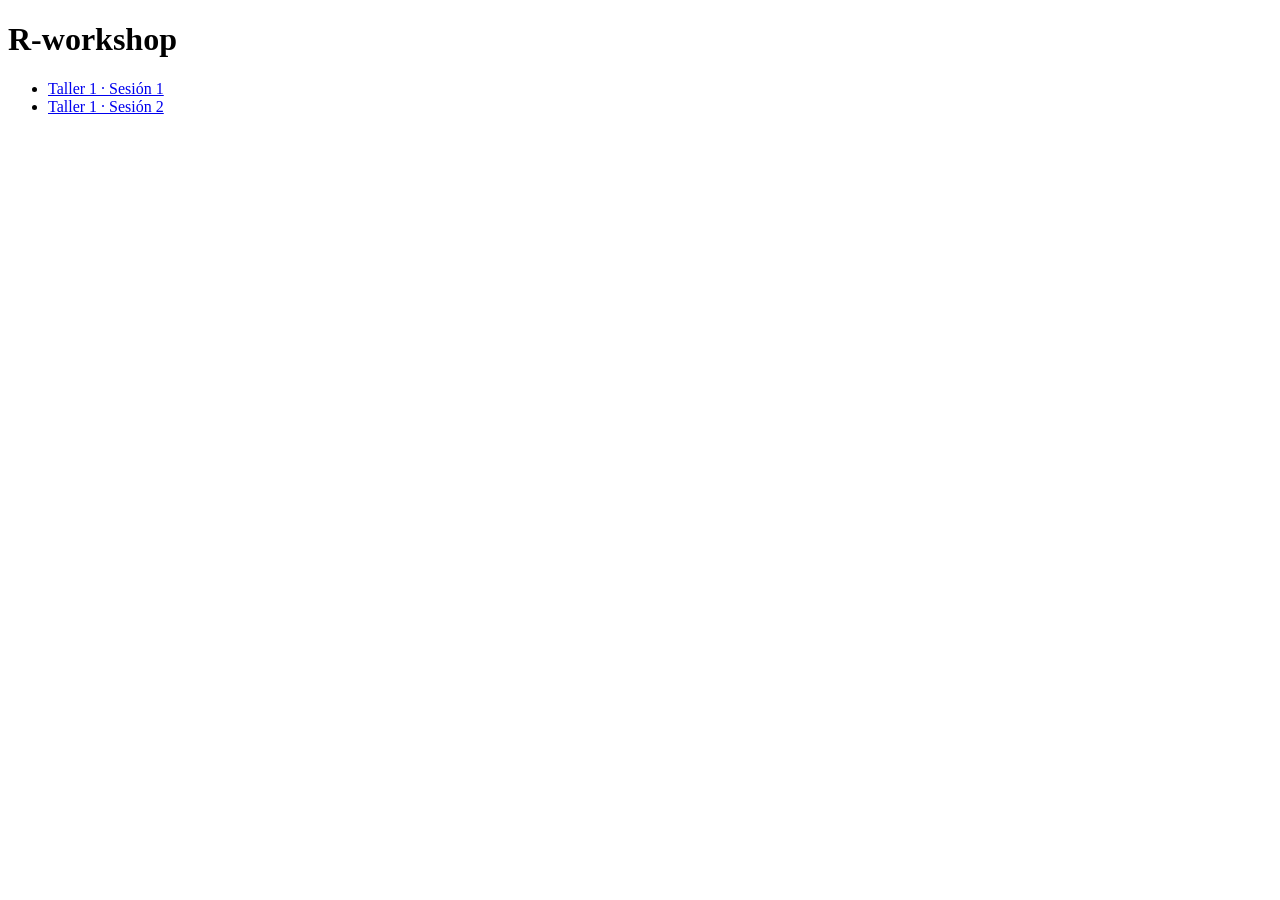
<file: index.html>
<!doctype html>
<html lang="es">
<head>
  <meta charset="utf-8">
  <meta name="viewport" content="width=device-width, initial-scale=1">
  <title>R-workshop</title>
</head>
<body>
  <h1>R-workshop</h1>
  <ul>
    <li><a href="taller-1/sesion-1/">Taller 1 · Sesión 1</a></li>
    <li><a href="taller-1/sesion-2/">Taller 1 · Sesión 2</a></li>
  </ul>
</body>
</html>
</file>
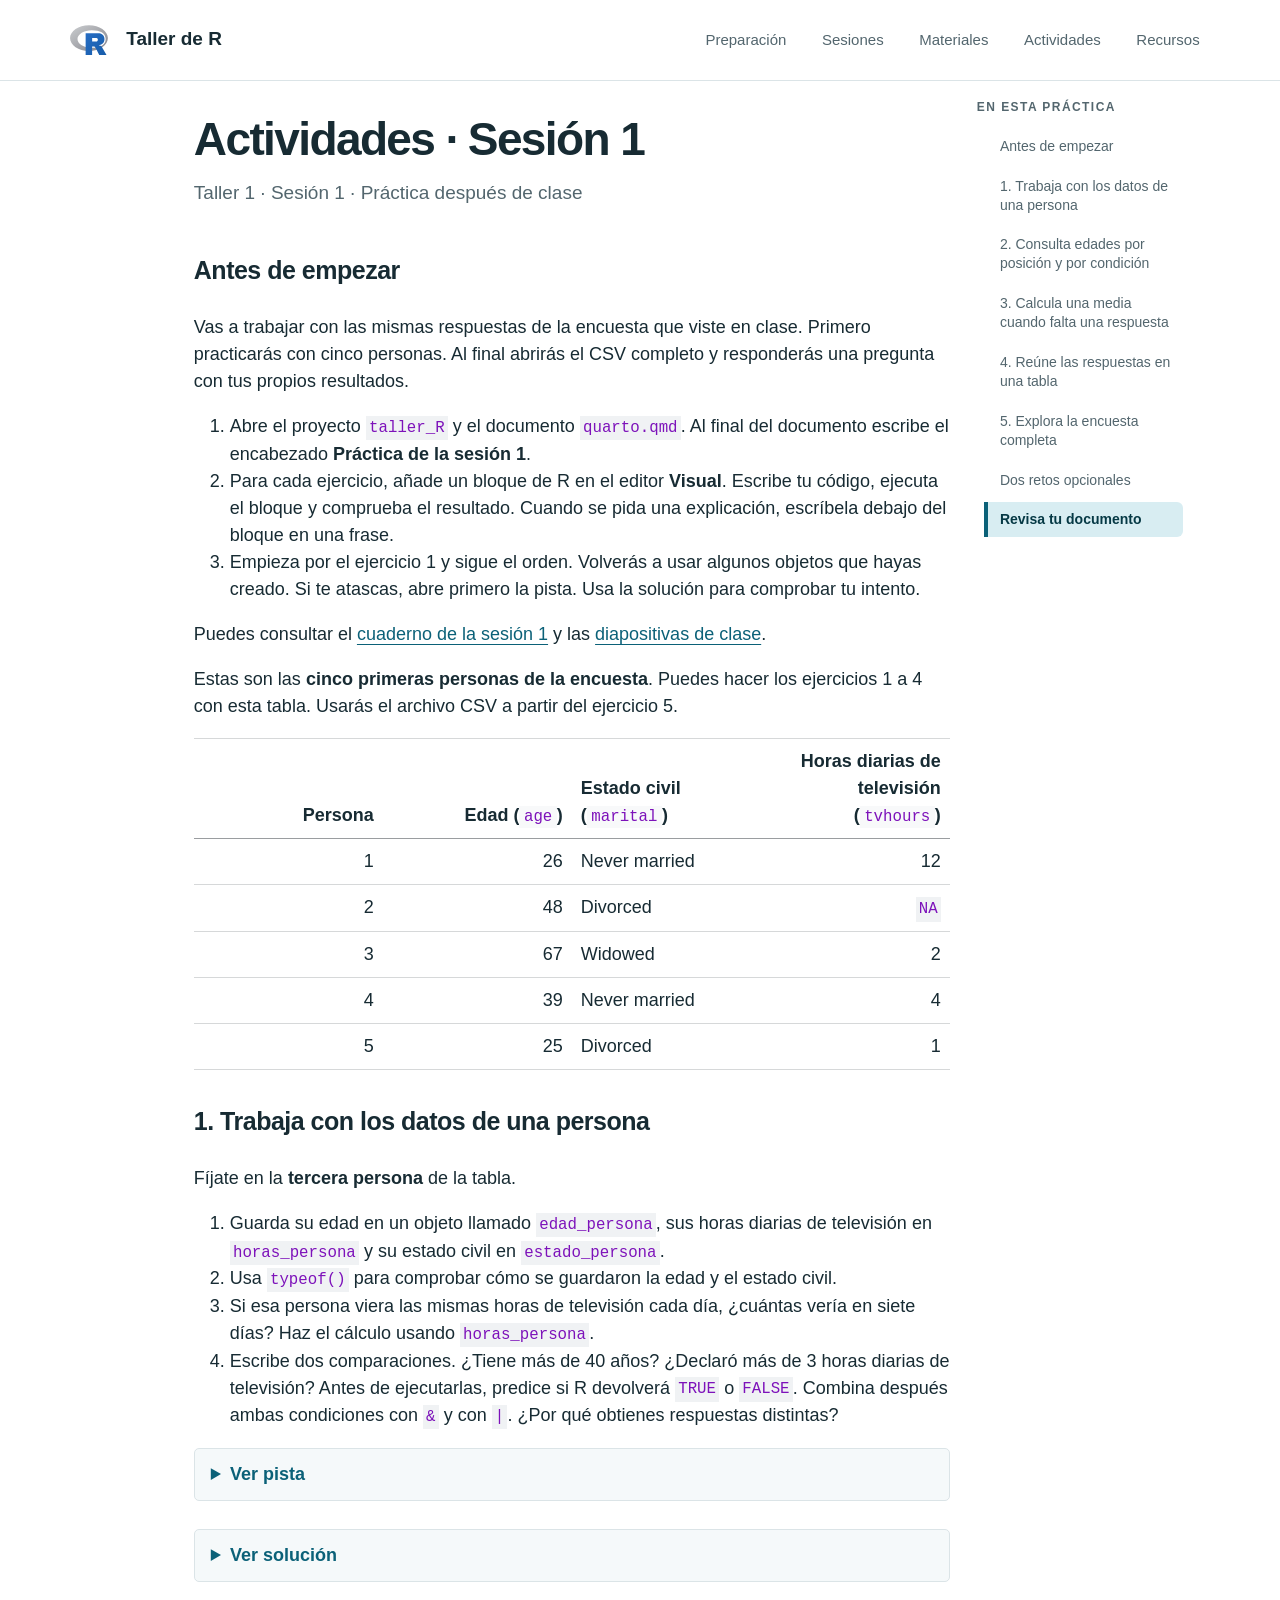
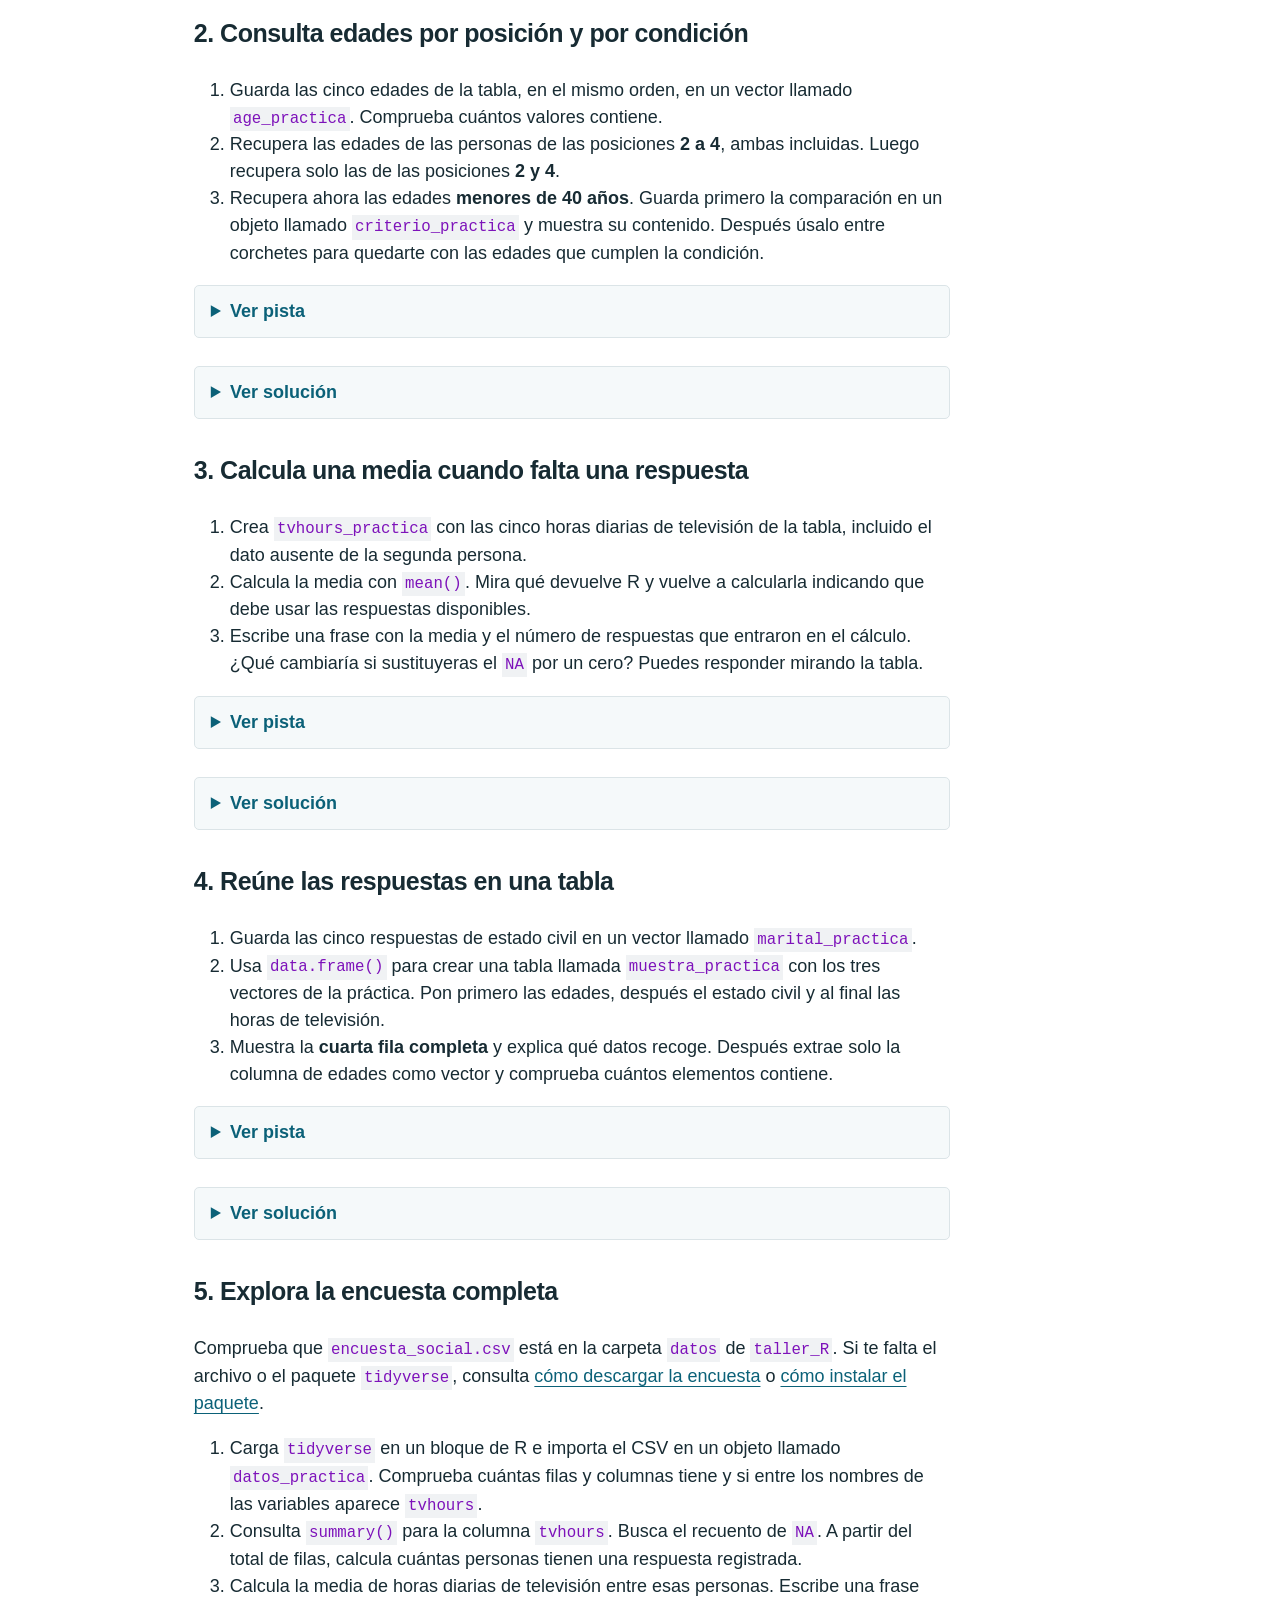
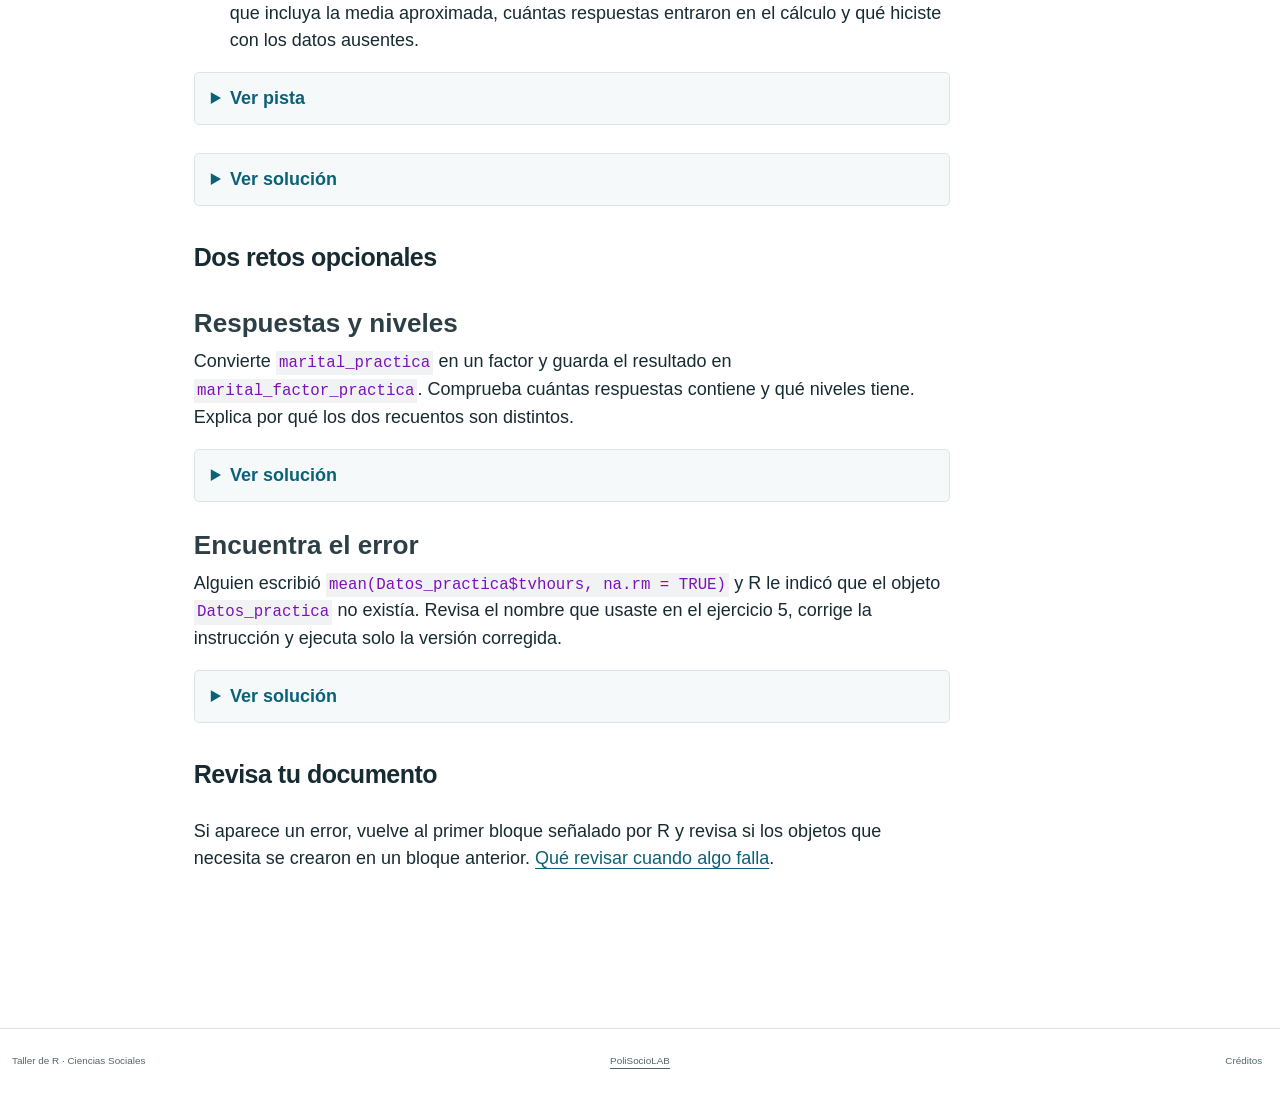
<file: actividades-sesion-1.html>
<!DOCTYPE html>
<html xmlns="http://www.w3.org/1999/xhtml" lang="es" xml:lang="es"><head>

<meta charset="utf-8">
<meta name="generator" content="quarto-1.10.19">

<meta name="viewport" content="width=device-width, initial-scale=1.0, user-scalable=yes">


<title>Actividades · Sesión 1 – Taller de R</title>
<style>
/* Default styles provided by pandoc.
** See https://pandoc.org/MANUAL.html#variables-for-html for config info.
*/
span.smallcaps{font-variant: small-caps;}
div.columns{display: flex; gap: 1.5em;}
div.column{flex: auto;}
@media screen {
div.columns{gap: min(4vw, 1.5em);}
div.column{overflow-x: auto;}
}
div.hanging-indent{margin-left: 1.5em; text-indent: -1.5em;}
ul.task-list{list-style: none;}
ul.task-list li input[type="checkbox"] {
  width: 0.8em;
  margin: 0 0.8em 0.2em -1em; /* quarto-specific, see https://github.com/quarto-dev/quarto-cli/issues/4556 */ 
  vertical-align: middle;
}
/* CSS for syntax highlighting */
html { -webkit-text-size-adjust: 100%; }
pre > code.sourceCode { white-space: pre; position: relative; }
pre > code.sourceCode > span { display: inline-block; line-height: 1.25; }
pre > code.sourceCode > span:empty { height: 1.2em; }
.sourceCode { overflow: visible; }
code.sourceCode > span { color: inherit; text-decoration: inherit; }
div.sourceCode { margin: 1em 0; }
pre.sourceCode { margin: 0; }
@media screen {
div.sourceCode { overflow: auto; }
}
@media print {
pre > code.sourceCode { white-space: pre-wrap; }
pre > code.sourceCode > span { text-indent: -5em; padding-left: 5em; }
}
pre.numberSource code
  { counter-reset: source-line 0; }
pre.numberSource code > span
  { position: relative; left: -4em; counter-increment: source-line; }
pre.numberSource code > span > a:first-child::before
  { content: counter(source-line);
    position: relative; left: -1em; text-align: right; vertical-align: baseline;
    border: none; display: inline-block;
    -webkit-touch-callout: none; -webkit-user-select: none;
    -khtml-user-select: none; -moz-user-select: none;
    -ms-user-select: none; user-select: none;
    padding: 0 4px; width: 4em;
  }
pre.numberSource { margin-left: 3em;  padding-left: 4px; }
div.sourceCode
  {   }
@media screen {
pre > code.sourceCode > span > a:first-child::before { text-decoration: underline; }
}
</style>


<script src="site_libs/quarto-nav/quarto-nav.js"></script>
<script src="site_libs/quarto-nav/headroom.min.js"></script>
<link href="./r.svg" rel="icon" type="image/svg+xml">
<script src="site_libs/clipboard/clipboard.min.js"></script>
<script src="site_libs/quarto-html/quarto.js" type="module"></script>
<script src="site_libs/quarto-html/tabsets/tabsets.js" type="module"></script>
<script src="site_libs/quarto-html/popper.min.js"></script>
<script src="site_libs/quarto-html/tippy.umd.min.js"></script>
<link href="site_libs/quarto-html/tippy.css" rel="stylesheet">
<link href="site_libs/quarto-html/quarto-syntax-highlighting-bf27225e3a48a9273f3daa8f8e829971.css" rel="stylesheet" id="quarto-text-highlighting-styles">
<script src="site_libs/bootstrap/bootstrap.min.js"></script>
<link href="site_libs/bootstrap/bootstrap-icons.css" rel="stylesheet">
<link href="site_libs/bootstrap/bootstrap-3c872c88186c3143be61f2e5a189e97c.min.css" rel="stylesheet" append-hash="true" id="quarto-bootstrap" data-mode="light">
<script id="quarto-search-options" type="application/json">{
  "language": {
    "search-no-results-text": "No se han encontrado resultados",
    "search-matching-documents-text": "documentos encontrados",
    "search-copy-link-title": "Copiar el enlace en la búsqueda",
    "search-hide-matches-text": "Ocultar resultados adicionales",
    "search-more-match-text": "resultado adicional en este documento",
    "search-more-matches-text": "resultados adicionales en este documento",
    "search-clear-button-title": "Borrar",
    "search-text-placeholder": "",
    "search-detached-cancel-button-title": "Cancelar",
    "search-submit-button-title": "Enviar",
    "search-label": "Buscar"
  }
}</script>
<style>html{ scroll-behavior: smooth; }</style>


<link rel="stylesheet" href="estilos.css">
</head>

<body class="nav-fixed quarto-light">

<div id="quarto-search-results"></div>
  <header id="quarto-header" class="headroom fixed-top">
    <nav class="navbar navbar-expand-lg " data-bs-theme="dark">
      <div class="navbar-container container-fluid">
      <div class="navbar-brand-container mx-auto">
    <a href="./index.html" class="navbar-brand navbar-brand-logo">
    <img src="./r.svg" alt="Logotipo de R" class="navbar-logo light-content">
    <img src="./r.svg" alt="Logotipo de R" class="navbar-logo dark-content">
    </a>
    <a class="navbar-brand" href="./index.html">
    <span class="navbar-title">Taller de R</span>
    </a>
  </div>
          <button class="navbar-toggler" type="button" data-bs-toggle="collapse" data-bs-target="#navbarCollapse" aria-controls="navbarCollapse" role="menu" aria-expanded="false" aria-label="Navegación de palanca" onclick="if (window.quartoToggleHeadroom) { window.quartoToggleHeadroom(); }">
  <span class="navbar-toggler-icon"></span>
</button>
          <div class="collapse navbar-collapse" id="navbarCollapse">
            <ul class="navbar-nav navbar-nav-scroll ms-auto">
  <li class="nav-item">
    <a class="nav-link" href="./preparacion.html"> 
<span class="menu-text">Preparación</span></a>
  </li>  
  <li class="nav-item">
    <a class="nav-link" href="./sesiones.html"> 
<span class="menu-text">Sesiones</span></a>
  </li>  
  <li class="nav-item">
    <a class="nav-link" href="./materiales.html"> 
<span class="menu-text">Materiales</span></a>
  </li>  
  <li class="nav-item">
    <a class="nav-link" href="./actividades.html"> 
<span class="menu-text">Actividades</span></a>
  </li>  
  <li class="nav-item">
    <a class="nav-link" href="./recursos.html"> 
<span class="menu-text">Recursos</span></a>
  </li>  
</ul>
          </div> <!-- /navcollapse -->
            <div class="quarto-navbar-tools">
</div>
      </div> <!-- /container-fluid -->
    </nav>
</header>
<!-- content -->
<div id="quarto-content" class="quarto-container page-columns page-rows-contents page-layout-article page-navbar">
<!-- sidebar -->
<!-- margin-sidebar -->
    <div id="quarto-margin-sidebar" class="sidebar margin-sidebar">
        <nav id="TOC" role="doc-toc" class="toc-active">
    <h2 id="toc-title">En esta práctica</h2>
   
  <ul class="collapse">
  <li><a href="#antes-de-empezar" id="toc-antes-de-empezar" class="nav-link active" data-scroll-target="#antes-de-empezar">Antes de empezar</a></li>
  <li><a href="#practica-objetos" id="toc-practica-objetos" class="nav-link" data-scroll-target="#practica-objetos">1. Trabaja con los datos de una persona</a></li>
  <li><a href="#practica-vectores" id="toc-practica-vectores" class="nav-link" data-scroll-target="#practica-vectores">2. Consulta edades por posición y por condición</a></li>
  <li><a href="#practica-valores-ausentes" id="toc-practica-valores-ausentes" class="nav-link" data-scroll-target="#practica-valores-ausentes">3. Calcula una media cuando falta una respuesta</a></li>
  <li><a href="#practica-data-frame" id="toc-practica-data-frame" class="nav-link" data-scroll-target="#practica-data-frame">4. Reúne las respuestas en una tabla</a></li>
  <li><a href="#practica-csv" id="toc-practica-csv" class="nav-link" data-scroll-target="#practica-csv">5. Explora la encuesta completa</a></li>
  <li><a href="#practica-retos" id="toc-practica-retos" class="nav-link" data-scroll-target="#practica-retos">Dos retos opcionales</a></li>
  <li><a href="#practica-revision" id="toc-practica-revision" class="nav-link" data-scroll-target="#practica-revision">Revisa tu documento</a></li>
  </ul>
</nav>
    </div>
<!-- main -->
<main class="content" id="quarto-document-content">

<header id="title-block-header" class="quarto-title-block default">
<div class="quarto-title">
<h1 class="title">Actividades · Sesión 1</h1>
<p class="subtitle lead">Taller 1 · Sesión 1 · Práctica después de clase</p>
</div>



<div class="quarto-title-meta">

    
  
    
  </div>
  


</header>


<section id="antes-de-empezar" class="level2">
<h2 data-anchor-id="antes-de-empezar">Antes de empezar</h2>
<p>Vas a trabajar con las mismas respuestas de la encuesta que viste en clase. Primero practicarás con cinco personas. Al final abrirás el CSV completo y responderás una pregunta con tus propios resultados.</p>
<ol type="1">
<li>Abre el proyecto <code>taller_R</code> y el documento <code>quarto.qmd</code>. Al final del documento escribe el encabezado <strong>Práctica de la sesión 1</strong>.</li>
<li>Para cada ejercicio, añade un bloque de R en el editor <strong>Visual</strong>. Escribe tu código, ejecuta el bloque y comprueba el resultado. Cuando se pida una explicación, escríbela debajo del bloque en una frase.</li>
<li>Empieza por el ejercicio 1 y sigue el orden. Volverás a usar algunos objetos que hayas creado. Si te atascas, abre primero la pista. Usa la solución para comprobar tu intento.</li>
</ol>
<p>Puedes consultar el <a href="./cuaderno-sesion-1.html" target="_blank" rel="noopener">cuaderno de la sesión 1</a> y las <a href="https://laboratorio-polisociolab.github.io/R-workshop/taller-1/sesion-1/" target="_blank" rel="noopener">diapositivas de clase</a>.</p>
<p>Estas son las <strong>cinco primeras personas de la encuesta</strong>. Puedes hacer los ejercicios 1 a 4 con esta tabla. Usarás el archivo CSV a partir del ejercicio 5.</p>
<table class="caption-top table">
<colgroup>
<col style="width: 25%">
<col style="width: 25%">
<col style="width: 25%">
<col style="width: 25%">
</colgroup>
<thead>
<tr class="header">
<th style="text-align: right;">Persona</th>
<th style="text-align: right;">Edad (<code>age</code>)</th>
<th style="text-align: left;">Estado civil (<code>marital</code>)</th>
<th style="text-align: right;">Horas diarias de televisión (<code>tvhours</code>)</th>
</tr>
</thead>
<tbody>
<tr class="odd">
<td style="text-align: right;">1</td>
<td style="text-align: right;">26</td>
<td style="text-align: left;">Never married</td>
<td style="text-align: right;">12</td>
</tr>
<tr class="even">
<td style="text-align: right;">2</td>
<td style="text-align: right;">48</td>
<td style="text-align: left;">Divorced</td>
<td style="text-align: right;"><code>NA</code></td>
</tr>
<tr class="odd">
<td style="text-align: right;">3</td>
<td style="text-align: right;">67</td>
<td style="text-align: left;">Widowed</td>
<td style="text-align: right;">2</td>
</tr>
<tr class="even">
<td style="text-align: right;">4</td>
<td style="text-align: right;">39</td>
<td style="text-align: left;">Never married</td>
<td style="text-align: right;">4</td>
</tr>
<tr class="odd">
<td style="text-align: right;">5</td>
<td style="text-align: right;">25</td>
<td style="text-align: left;">Divorced</td>
<td style="text-align: right;">1</td>
</tr>
</tbody>
</table>
</section>
<section id="practica-objetos" class="level2">
<h2 data-anchor-id="practica-objetos">1. Trabaja con los datos de una persona</h2>
<p>Fíjate en la <strong>tercera persona</strong> de la tabla.</p>
<ol type="1">
<li>Guarda su edad en un objeto llamado <code>edad_persona</code>, sus horas diarias de televisión en <code>horas_persona</code> y su estado civil en <code>estado_persona</code>.</li>
<li>Usa <code>typeof()</code> para comprobar cómo se guardaron la edad y el estado civil.</li>
<li>Si esa persona viera las mismas horas de televisión cada día, ¿cuántas vería en siete días? Haz el cálculo usando <code>horas_persona</code>.</li>
<li>Escribe dos comparaciones. ¿Tiene más de 40 años? ¿Declaró más de 3 horas diarias de televisión? Antes de ejecutarlas, predice si R devolverá <code>TRUE</code> o <code>FALSE</code>. Combina después ambas condiciones con <code>&amp;</code> y con <code>|</code>. ¿Por qué obtienes respuestas distintas?</li>
</ol>
<details class="solucion-cuaderno">
<summary>
Ver pista
</summary>
<p>Usa <code>&lt;-</code> para guardar un valor, comillas para el texto y <code>*</code> para multiplicar. Escribe cada comparación por separado antes de unirlas. Con <code>&amp;</code> se tienen que cumplir las dos condiciones. Con <code>|</code> basta con que se cumpla una.</p>
</details>
<details class="solucion-cuaderno">
<summary>
Ver solución
</summary>
<div class="code-copy-outer-scaffold"><div class="sourceCode" id="cb1"><pre class="sourceCode r code-with-copy"><code class="sourceCode r"><span id="cb1-1"><a href="#cb1-1" aria-hidden="true" tabindex="-1"></a><span class="co"># Guarda los tres datos de la tercera persona.</span></span>
<span id="cb1-2"><a href="#cb1-2" aria-hidden="true" tabindex="-1"></a>edad_persona <span class="ot">&lt;-</span> <span class="dv">67</span></span>
<span id="cb1-3"><a href="#cb1-3" aria-hidden="true" tabindex="-1"></a>horas_persona <span class="ot">&lt;-</span> <span class="dv">2</span></span>
<span id="cb1-4"><a href="#cb1-4" aria-hidden="true" tabindex="-1"></a>estado_persona <span class="ot">&lt;-</span> <span class="st">"Widowed"</span></span>
<span id="cb1-5"><a href="#cb1-5" aria-hidden="true" tabindex="-1"></a></span>
<span id="cb1-6"><a href="#cb1-6" aria-hidden="true" tabindex="-1"></a><span class="co"># Comprueba el tipo de dato de la edad y del estado civil.</span></span>
<span id="cb1-7"><a href="#cb1-7" aria-hidden="true" tabindex="-1"></a><span class="fu">typeof</span>(edad_persona)</span>
<span id="cb1-8"><a href="#cb1-8" aria-hidden="true" tabindex="-1"></a><span class="fu">typeof</span>(estado_persona)</span>
<span id="cb1-9"><a href="#cb1-9" aria-hidden="true" tabindex="-1"></a></span>
<span id="cb1-10"><a href="#cb1-10" aria-hidden="true" tabindex="-1"></a><span class="co"># Calcula las horas de una semana si cada día ve las mismas.</span></span>
<span id="cb1-11"><a href="#cb1-11" aria-hidden="true" tabindex="-1"></a>horas_persona <span class="sc">*</span> <span class="dv">7</span></span>
<span id="cb1-12"><a href="#cb1-12" aria-hidden="true" tabindex="-1"></a></span>
<span id="cb1-13"><a href="#cb1-13" aria-hidden="true" tabindex="-1"></a><span class="co"># Comprueba las dos condiciones por separado.</span></span>
<span id="cb1-14"><a href="#cb1-14" aria-hidden="true" tabindex="-1"></a>edad_persona <span class="sc">&gt;</span> <span class="dv">40</span></span>
<span id="cb1-15"><a href="#cb1-15" aria-hidden="true" tabindex="-1"></a>horas_persona <span class="sc">&gt;</span> <span class="dv">3</span></span>
<span id="cb1-16"><a href="#cb1-16" aria-hidden="true" tabindex="-1"></a></span>
<span id="cb1-17"><a href="#cb1-17" aria-hidden="true" tabindex="-1"></a><span class="co"># Combina las condiciones con «y» y con «o».</span></span>
<span id="cb1-18"><a href="#cb1-18" aria-hidden="true" tabindex="-1"></a>(edad_persona <span class="sc">&gt;</span> <span class="dv">40</span>) <span class="sc">&amp;</span> (horas_persona <span class="sc">&gt;</span> <span class="dv">3</span>)</span>
<span id="cb1-19"><a href="#cb1-19" aria-hidden="true" tabindex="-1"></a>(edad_persona <span class="sc">&gt;</span> <span class="dv">40</span>) <span class="sc">|</span> (horas_persona <span class="sc">&gt;</span> <span class="dv">3</span>)</span></code></pre></div><button title="Copiar al portapapeles" class="code-copy-button"><i class="bi"></i></button></div>
<pre class="text salida-r"><code>[1] "double"
[1] "character"
[1] 14
[1] TRUE
[1] FALSE
[1] FALSE
[1] TRUE</code></pre>
<p>La edad es numérica y el estado civil es texto. A ese ritmo vería 14 horas semanales. Como solo se cumple la condición de la edad, «y» devuelve <code>FALSE</code> y «o» devuelve <code>TRUE</code>.</p>
</details>
</section>
<section id="practica-vectores" class="level2">
<h2 data-anchor-id="practica-vectores">2. Consulta edades por posición y por condición</h2>
<ol type="1">
<li>Guarda las cinco edades de la tabla, en el mismo orden, en un vector llamado <code>age_practica</code>. Comprueba cuántos valores contiene.</li>
<li>Recupera las edades de las personas de las posiciones <strong>2 a 4</strong>, ambas incluidas. Luego recupera solo las de las posiciones <strong>2 y 4</strong>.</li>
<li>Recupera ahora las edades <strong>menores de 40 años</strong>. Guarda primero la comparación en un objeto llamado <code>criterio_practica</code> y muestra su contenido. Después úsalo entre corchetes para quedarte con las edades que cumplen la condición.</li>
</ol>
<details class="solucion-cuaderno">
<summary>
Ver pista
</summary>
<p>Usa <code>c()</code> para reunir los datos y <code>length()</code> para contarlos. Dentro de los corchetes, puedes indicar un intervalo con <code>:</code>, reunir posiciones concretas con <code>c()</code> o pasar un vector de valores <code>TRUE</code> y <code>FALSE</code>.</p>
</details>
<details class="solucion-cuaderno">
<summary>
Ver solución
</summary>
<div class="code-copy-outer-scaffold"><div class="sourceCode" id="cb3"><pre class="sourceCode r code-with-copy"><code class="sourceCode r"><span id="cb3-1"><a href="#cb3-1" aria-hidden="true" tabindex="-1"></a><span class="co"># Guarda las edades y cuenta los elementos.</span></span>
<span id="cb3-2"><a href="#cb3-2" aria-hidden="true" tabindex="-1"></a>age_practica <span class="ot">&lt;-</span> <span class="fu">c</span>(<span class="dv">26</span>, <span class="dv">48</span>, <span class="dv">67</span>, <span class="dv">39</span>, <span class="dv">25</span>)</span>
<span id="cb3-3"><a href="#cb3-3" aria-hidden="true" tabindex="-1"></a><span class="fu">length</span>(age_practica)</span>
<span id="cb3-4"><a href="#cb3-4" aria-hidden="true" tabindex="-1"></a></span>
<span id="cb3-5"><a href="#cb3-5" aria-hidden="true" tabindex="-1"></a><span class="co"># Consulta primero tres posiciones seguidas y luego solo dos.</span></span>
<span id="cb3-6"><a href="#cb3-6" aria-hidden="true" tabindex="-1"></a>age_practica[<span class="dv">2</span><span class="sc">:</span><span class="dv">4</span>]</span>
<span id="cb3-7"><a href="#cb3-7" aria-hidden="true" tabindex="-1"></a>age_practica[<span class="fu">c</span>(<span class="dv">2</span>, <span class="dv">4</span>)]</span>
<span id="cb3-8"><a href="#cb3-8" aria-hidden="true" tabindex="-1"></a></span>
<span id="cb3-9"><a href="#cb3-9" aria-hidden="true" tabindex="-1"></a><span class="co"># Marca las edades menores de 40 y recupera esos valores.</span></span>
<span id="cb3-10"><a href="#cb3-10" aria-hidden="true" tabindex="-1"></a>criterio_practica <span class="ot">&lt;-</span> age_practica <span class="sc">&lt;</span> <span class="dv">40</span></span>
<span id="cb3-11"><a href="#cb3-11" aria-hidden="true" tabindex="-1"></a>criterio_practica</span>
<span id="cb3-12"><a href="#cb3-12" aria-hidden="true" tabindex="-1"></a>age_practica[criterio_practica]</span></code></pre></div><button title="Copiar al portapapeles" class="code-copy-button"><i class="bi"></i></button></div>
<pre class="text salida-r"><code>[1] 5
[1] 48 67 39
[1] 48 39
[1]  TRUE FALSE FALSE  TRUE  TRUE
[1] 26 39 25</code></pre>
<p>En la última consulta, R conserva las edades en las posiciones donde la comparación dio <code>TRUE</code>. El orden de esas edades sigue siendo el de la tabla original.</p>
</details>
</section>
<section id="practica-valores-ausentes" class="level2">
<h2 data-anchor-id="practica-valores-ausentes">3. Calcula una media cuando falta una respuesta</h2>
<ol type="1">
<li>Crea <code>tvhours_practica</code> con las cinco horas diarias de televisión de la tabla, incluido el dato ausente de la segunda persona.</li>
<li>Calcula la media con <code>mean()</code>. Mira qué devuelve R y vuelve a calcularla indicando que debe usar las respuestas disponibles.</li>
<li>Escribe una frase con la media y el número de respuestas que entraron en el cálculo. ¿Qué cambiaría si sustituyeras el <code>NA</code> por un cero? Puedes responder mirando la tabla.</li>
</ol>
<details class="solucion-cuaderno">
<summary>
Ver pista
</summary>
<p>Escribe <code>NA</code> sin comillas. Revisa para qué sirve el argumento <code>na.rm</code> de <code>mean()</code>. Cuenta cuántos números aparecen en la columna de televisión.</p>
</details>
<details class="solucion-cuaderno">
<summary>
Ver solución
</summary>
<div class="code-copy-outer-scaffold"><div class="sourceCode" id="cb5"><pre class="sourceCode r code-with-copy"><code class="sourceCode r"><span id="cb5-1"><a href="#cb5-1" aria-hidden="true" tabindex="-1"></a><span class="co"># Guarda las horas en el orden de la tabla, incluido el dato ausente.</span></span>
<span id="cb5-2"><a href="#cb5-2" aria-hidden="true" tabindex="-1"></a>tvhours_practica <span class="ot">&lt;-</span> <span class="fu">c</span>(<span class="dv">12</span>, <span class="cn">NA</span>, <span class="dv">2</span>, <span class="dv">4</span>, <span class="dv">1</span>)</span>
<span id="cb5-3"><a href="#cb5-3" aria-hidden="true" tabindex="-1"></a></span>
<span id="cb5-4"><a href="#cb5-4" aria-hidden="true" tabindex="-1"></a><span class="co"># Calcula la media primero con el comportamiento por defecto.</span></span>
<span id="cb5-5"><a href="#cb5-5" aria-hidden="true" tabindex="-1"></a><span class="fu">mean</span>(tvhours_practica)</span>
<span id="cb5-6"><a href="#cb5-6" aria-hidden="true" tabindex="-1"></a></span>
<span id="cb5-7"><a href="#cb5-7" aria-hidden="true" tabindex="-1"></a><span class="co"># Pide a R que use solo las respuestas disponibles.</span></span>
<span id="cb5-8"><a href="#cb5-8" aria-hidden="true" tabindex="-1"></a><span class="fu">mean</span>(tvhours_practica, <span class="at">na.rm =</span> <span class="cn">TRUE</span>)</span></code></pre></div><button title="Copiar al portapapeles" class="code-copy-button"><i class="bi"></i></button></div>
<pre class="text salida-r"><code>[1] NA
[1] 4.75</code></pre>
<p>La media es de <strong>4,75 horas diarias</strong> entre las <strong>cuatro personas con respuesta registrada</strong>. Si pusieras cero, sumarías las mismas horas y dividirías entre cinco. Eso daría 3,8 horas e implicaría tratar la respuesta ausente como si la persona hubiera declarado cero horas.</p>
</details>
</section>
<section id="practica-data-frame" class="level2">
<h2 data-anchor-id="practica-data-frame">4. Reúne las respuestas en una tabla</h2>
<ol type="1">
<li>Guarda las cinco respuestas de estado civil en un vector llamado <code>marital_practica</code>.</li>
<li>Usa <code>data.frame()</code> para crear una tabla llamada <code>muestra_practica</code> con los tres vectores de la práctica. Pon primero las edades, después el estado civil y al final las horas de televisión.</li>
<li>Muestra la <strong>cuarta fila completa</strong> y explica qué datos recoge. Después extrae solo la columna de edades como vector y comprueba cuántos elementos contiene.</li>
</ol>
<details class="solucion-cuaderno">
<summary>
Ver pista
</summary>
<p>En una tabla, la fila va antes de la coma y la columna después. Si dejas vacío lo que va después de la coma, R devuelve todas las columnas de esa fila. Para extraer una columna como vector, usa <code>$</code> seguido de su nombre.</p>
</details>
<details class="solucion-cuaderno">
<summary>
Ver solución
</summary>
<div class="code-copy-outer-scaffold"><div class="sourceCode" id="cb7"><pre class="sourceCode r code-with-copy"><code class="sourceCode r"><span id="cb7-1"><a href="#cb7-1" aria-hidden="true" tabindex="-1"></a><span class="co"># Guarda las respuestas de estado civil en el orden de la encuesta.</span></span>
<span id="cb7-2"><a href="#cb7-2" aria-hidden="true" tabindex="-1"></a>marital_practica <span class="ot">&lt;-</span> <span class="fu">c</span>(<span class="st">"Never married"</span>, <span class="st">"Divorced"</span>, <span class="st">"Widowed"</span>, <span class="st">"Never married"</span>, <span class="st">"Divorced"</span>)</span>
<span id="cb7-3"><a href="#cb7-3" aria-hidden="true" tabindex="-1"></a></span>
<span id="cb7-4"><a href="#cb7-4" aria-hidden="true" tabindex="-1"></a><span class="co"># Reúne los tres vectores como columnas.</span></span>
<span id="cb7-5"><a href="#cb7-5" aria-hidden="true" tabindex="-1"></a>muestra_practica <span class="ot">&lt;-</span> <span class="fu">data.frame</span>(age_practica, marital_practica, tvhours_practica)</span>
<span id="cb7-6"><a href="#cb7-6" aria-hidden="true" tabindex="-1"></a></span>
<span id="cb7-7"><a href="#cb7-7" aria-hidden="true" tabindex="-1"></a><span class="co"># Consulta la cuarta fila completa.</span></span>
<span id="cb7-8"><a href="#cb7-8" aria-hidden="true" tabindex="-1"></a>muestra_practica[<span class="dv">4</span>, ]</span>
<span id="cb7-9"><a href="#cb7-9" aria-hidden="true" tabindex="-1"></a></span>
<span id="cb7-10"><a href="#cb7-10" aria-hidden="true" tabindex="-1"></a><span class="co"># Extrae las edades como vector y cuenta los elementos.</span></span>
<span id="cb7-11"><a href="#cb7-11" aria-hidden="true" tabindex="-1"></a>muestra_practica<span class="sc">$</span>age_practica</span>
<span id="cb7-12"><a href="#cb7-12" aria-hidden="true" tabindex="-1"></a><span class="fu">length</span>(muestra_practica<span class="sc">$</span>age_practica)</span></code></pre></div><button title="Copiar al portapapeles" class="code-copy-button"><i class="bi"></i></button></div>
<pre class="text salida-r"><code>  age_practica marital_practica tvhours_practica
4           39    Never married                4
[1] 26 48 67 39 25
[1] 5</code></pre>
<p>La cuarta persona tiene 39 años, nunca se ha casado y declaró 4 horas diarias de televisión. El vector de edades conserva un valor por persona.</p>
</details>
</section>
<section id="practica-csv" class="level2">
<h2 data-anchor-id="practica-csv">5. Explora la encuesta completa</h2>
<p>Comprueba que <code>encuesta_social.csv</code> está en la carpeta <code>datos</code> de <code>taller_R</code>. Si te falta el archivo o el paquete <code>tidyverse</code>, consulta <a href="./cuaderno-sesion-1.html#dataset-gss-cat" target="_blank" rel="noopener">cómo descargar la encuesta</a> o <a href="./cuaderno-sesion-1.html#paquetes-r" target="_blank" rel="noopener">cómo instalar el paquete</a>.</p>
<ol type="1">
<li>Carga <code>tidyverse</code> en un bloque de R e importa el CSV en un objeto llamado <code>datos_practica</code>. Comprueba cuántas filas y columnas tiene y si entre los nombres de las variables aparece <code>tvhours</code>.</li>
<li>Consulta <code>summary()</code> para la columna <code>tvhours</code>. Busca el recuento de <code>NA</code>. A partir del total de filas, calcula cuántas personas tienen una respuesta registrada.</li>
<li>Calcula la media de horas diarias de televisión entre esas personas. Escribe una frase que incluya la media aproximada, cuántas respuestas entraron en el cálculo y qué hiciste con los datos ausentes.</li>
</ol>
<details class="solucion-cuaderno">
<summary>
Ver pista
</summary>
<p>Usa <code>read_csv("datos/encuesta_social.csv")</code> para importar y <code>dim()</code> para ver las dimensiones. Con <code>names()</code> puedes revisar los nombres. Aplica <code>summary()</code> y <code>mean()</code> al vector <code>datos_practica$tvhours</code>. Resta del total de filas el número que aparece bajo <code>NA's</code>.</p>
</details>
<details class="solucion-cuaderno">
<summary>
Ver solución
</summary>
<div class="code-copy-outer-scaffold"><div class="sourceCode" id="cb9"><pre class="sourceCode r code-with-copy"><code class="sourceCode r"><span id="cb9-1"><a href="#cb9-1" aria-hidden="true" tabindex="-1"></a><span class="co"># Carga el paquete e importa el archivo del proyecto.</span></span>
<span id="cb9-2"><a href="#cb9-2" aria-hidden="true" tabindex="-1"></a><span class="fu">library</span>(tidyverse)</span>
<span id="cb9-3"><a href="#cb9-3" aria-hidden="true" tabindex="-1"></a>datos_practica <span class="ot">&lt;-</span> <span class="fu">read_csv</span>(<span class="st">"datos/encuesta_social.csv"</span>)</span>
<span id="cb9-4"><a href="#cb9-4" aria-hidden="true" tabindex="-1"></a></span>
<span id="cb9-5"><a href="#cb9-5" aria-hidden="true" tabindex="-1"></a><span class="co"># Comprueba las dimensiones y los nombres.</span></span>
<span id="cb9-6"><a href="#cb9-6" aria-hidden="true" tabindex="-1"></a><span class="fu">dim</span>(datos_practica)</span>
<span id="cb9-7"><a href="#cb9-7" aria-hidden="true" tabindex="-1"></a><span class="fu">names</span>(datos_practica)</span>
<span id="cb9-8"><a href="#cb9-8" aria-hidden="true" tabindex="-1"></a></span>
<span id="cb9-9"><a href="#cb9-9" aria-hidden="true" tabindex="-1"></a><span class="co"># Revisa el número de datos ausentes y calcula las respuestas disponibles.</span></span>
<span id="cb9-10"><a href="#cb9-10" aria-hidden="true" tabindex="-1"></a><span class="fu">summary</span>(datos_practica<span class="sc">$</span>tvhours)</span>
<span id="cb9-11"><a href="#cb9-11" aria-hidden="true" tabindex="-1"></a><span class="dv">21483</span> <span class="sc">-</span> <span class="dv">10146</span></span>
<span id="cb9-12"><a href="#cb9-12" aria-hidden="true" tabindex="-1"></a></span>
<span id="cb9-13"><a href="#cb9-13" aria-hidden="true" tabindex="-1"></a><span class="co"># Calcula la media con las respuestas disponibles.</span></span>
<span id="cb9-14"><a href="#cb9-14" aria-hidden="true" tabindex="-1"></a><span class="fu">mean</span>(datos_practica<span class="sc">$</span>tvhours, <span class="at">na.rm =</span> <span class="cn">TRUE</span>)</span></code></pre></div><button title="Copiar al portapapeles" class="code-copy-button"><i class="bi"></i></button></div>
<p>Después de los mensajes de carga e importación, verás estos resultados.</p>
<pre class="text salida-r"><code>[1] 21483     9
[1] "year"    "marital" "age"     "race"    "rincome" "partyid" "relig"
[8] "denom"   "tvhours"
   Min. 1st Qu.  Median    Mean 3rd Qu.    Max.    NA's
  0.000   1.000   2.000   2.981   4.000  24.000   10146
[1] 11337
[1] 2.980771</code></pre>
<p>Entre las <strong>11.337 personas con respuesta registrada</strong> en el archivo, la media fue de <strong>2,98 horas diarias</strong> de televisión. Para calcularla, dejamos fuera las <strong>10.146 observaciones</strong> sin valor registrado en <code>tvhours</code>.</p>
</details>
</section>
<section id="practica-retos" class="level2">
<h2 data-anchor-id="practica-retos">Dos retos opcionales</h2>
<section id="respuestas-y-niveles" class="level3">
<h3 data-anchor-id="respuestas-y-niveles">Respuestas y niveles</h3>
<p>Convierte <code>marital_practica</code> en un factor y guarda el resultado en <code>marital_factor_practica</code>. Comprueba cuántas respuestas contiene y qué niveles tiene. Explica por qué los dos recuentos son distintos.</p>
<details class="solucion-cuaderno">
<summary>
Ver solución
</summary>
<div class="code-copy-outer-scaffold"><div class="sourceCode" id="cb11"><pre class="sourceCode r code-with-copy"><code class="sourceCode r"><span id="cb11-1"><a href="#cb11-1" aria-hidden="true" tabindex="-1"></a><span class="co"># Convierte las respuestas en un factor.</span></span>
<span id="cb11-2"><a href="#cb11-2" aria-hidden="true" tabindex="-1"></a>marital_factor_practica <span class="ot">&lt;-</span> <span class="fu">factor</span>(marital_practica)</span>
<span id="cb11-3"><a href="#cb11-3" aria-hidden="true" tabindex="-1"></a></span>
<span id="cb11-4"><a href="#cb11-4" aria-hidden="true" tabindex="-1"></a><span class="co"># Cuenta las respuestas y muestra los niveles del factor.</span></span>
<span id="cb11-5"><a href="#cb11-5" aria-hidden="true" tabindex="-1"></a><span class="fu">length</span>(marital_factor_practica)</span>
<span id="cb11-6"><a href="#cb11-6" aria-hidden="true" tabindex="-1"></a><span class="fu">levels</span>(marital_factor_practica)</span></code></pre></div><button title="Copiar al portapapeles" class="code-copy-button"><i class="bi"></i></button></div>
<pre class="text salida-r"><code>[1] 5
[1] "Divorced"      "Never married" "Widowed"</code></pre>
<p>Hay cinco respuestas y tres categorías distintas. Algunas personas dieron la misma respuesta y comparten un nivel.</p>
</details>
</section>
<section id="encuentra-el-error" class="level3">
<h3 data-anchor-id="encuentra-el-error">Encuentra el error</h3>
<p>Alguien escribió <code>mean(Datos_practica$tvhours, na.rm = TRUE)</code> y R le indicó que el objeto <code>Datos_practica</code> no existía. Revisa el nombre que usaste en el ejercicio 5, corrige la instrucción y ejecuta solo la versión corregida.</p>
<details class="solucion-cuaderno">
<summary>
Ver solución
</summary>
<div class="code-copy-outer-scaffold"><div class="sourceCode" id="cb13"><pre class="sourceCode r code-with-copy"><code class="sourceCode r"><span id="cb13-1"><a href="#cb13-1" aria-hidden="true" tabindex="-1"></a><span class="co"># Usa el nombre con el que guardaste la tabla.</span></span>
<span id="cb13-2"><a href="#cb13-2" aria-hidden="true" tabindex="-1"></a><span class="fu">mean</span>(datos_practica<span class="sc">$</span>tvhours, <span class="at">na.rm =</span> <span class="cn">TRUE</span>)</span></code></pre></div><button title="Copiar al portapapeles" class="code-copy-button"><i class="bi"></i></button></div>
<pre class="text salida-r"><code>[1] 2.980771</code></pre>
<p>El objeto se creó con la primera letra en minúscula. R distingue <code>datos_practica</code> de <code>Datos_practica</code>.</p>
</details>
</section>
</section>
<section id="practica-revision" class="level2">
<h2 data-anchor-id="practica-revision">Revisa tu documento</h2>
<p>Si aparece un error, vuelve al primer bloque señalado por R y revisa si los objetos que necesita se crearon en un bloque anterior. <a href="./cuaderno-sesion-1.html#resolucion-problemas-comprobaciones" target="_blank" rel="noopener">Qué revisar cuando algo falla</a>.</p>


</section>

</main> <!-- /main -->
<script id="quarto-html-after-body" type="application/javascript">
  window.document.addEventListener("DOMContentLoaded", function (event) {
    const isCodeAnnotation = (el) => {
      for (const clz of el.classList) {
        if (clz.startsWith('code-annotation-')) {                     
          return true;
        }
      }
      return false;
    }
    const onCopySuccess = function(e) {
      // button target
      const button = e.trigger;
      // don't keep focus
      button.blur();
      // flash "checked"
      button.classList.add('code-copy-button-checked');
      var currentTitle = button.getAttribute("title");
      button.setAttribute("title", "Copiado");
      let tooltip;
      if (window.bootstrap) {
        button.setAttribute("data-bs-toggle", "tooltip");
        button.setAttribute("data-bs-placement", "left");
        button.setAttribute("data-bs-title", "Copiado");
        tooltip = new bootstrap.Tooltip(button, 
          { trigger: "manual", 
            customClass: "code-copy-button-tooltip",
            offset: [0, -8]});
        tooltip.show();    
      }
      setTimeout(function() {
        if (tooltip) {
          tooltip.hide();
          button.removeAttribute("data-bs-title");
          button.removeAttribute("data-bs-toggle");
          button.removeAttribute("data-bs-placement");
        }
        button.setAttribute("title", currentTitle);
        button.classList.remove('code-copy-button-checked');
      }, 1000);
      // clear code selection
      e.clearSelection();
    }
    const getTextToCopy = function(trigger) {
      const outerScaffold = trigger.parentElement.cloneNode(true);
      const codeEl = outerScaffold.querySelector('code');
      for (const childEl of codeEl.children) {
        if (isCodeAnnotation(childEl)) {
          childEl.remove();
        }
      }
      return codeEl.innerText;
    }
    const clipboard = new window.ClipboardJS('.code-copy-button:not([data-in-quarto-modal])', {
      text: getTextToCopy
    });
    clipboard.on('success', onCopySuccess);
    if (window.document.getElementById('quarto-embedded-source-code-modal')) {
      const clipboardModal = new window.ClipboardJS('.code-copy-button[data-in-quarto-modal]', {
        text: getTextToCopy,
        container: window.document.getElementById('quarto-embedded-source-code-modal')
      });
      clipboardModal.on('success', onCopySuccess);
    }
      var localhostRegex = new RegExp(/^(?:http|https):\/\/localhost\:?[0-9]*\//);
      var mailtoRegex = new RegExp(/^mailto:/);
        var filterRegex = new RegExp("https:\/\/laboratorio-polisociolab\.github\.io\/R-workshop\/");
      var isInternal = (href) => {
          return filterRegex.test(href) || localhostRegex.test(href) || mailtoRegex.test(href);
      }
      // Inspect non-navigation links and adorn them if external
     var links = window.document.querySelectorAll('a[href]:not(.nav-link):not(.navbar-brand):not(.toc-action):not(.sidebar-link):not(.sidebar-item-toggle):not(.pagination-link):not(.no-external):not([aria-hidden]):not(.dropdown-item):not(.quarto-navigation-tool):not(.about-link)');
      for (var i=0; i<links.length; i++) {
        const link = links[i];
        if (!isInternal(link.href)) {
          // undo the damage that might have been done by quarto-nav.js in the case of
          // links that we want to consider external
          if (link.dataset.originalHref !== undefined) {
            link.href = link.dataset.originalHref;
          }
        }
      }
    function tippyHover(el, contentFn, onTriggerFn, onUntriggerFn) {
      const config = {
        allowHTML: true,
        maxWidth: 500,
        delay: 100,
        arrow: false,
        appendTo: function(el) {
            return el.parentElement;
        },
        interactive: true,
        interactiveBorder: 10,
        theme: 'quarto',
        placement: 'bottom-start',
      };
      if (contentFn) {
        config.content = contentFn;
      }
      if (onTriggerFn) {
        config.onTrigger = onTriggerFn;
      }
      if (onUntriggerFn) {
        config.onUntrigger = onUntriggerFn;
      }
      window.tippy(el, config); 
    }
    const noterefs = window.document.querySelectorAll('a[role="doc-noteref"]');
    for (var i=0; i<noterefs.length; i++) {
      const ref = noterefs[i];
      tippyHover(ref, function() {
        // use id or data attribute instead here
        let href = ref.getAttribute('data-footnote-href') || ref.getAttribute('href');
        try { href = new URL(href).hash; } catch {}
        const id = href.replace(/^#\/?/, "");
        const note = window.document.getElementById(id);
        if (note) {
          return note.innerHTML;
        } else {
          return "";
        }
      });
    }
    const xrefs = window.document.querySelectorAll('a.quarto-xref');
    const processXRef = (id, note) => {
      // Strip column container classes
      const stripColumnClz = (el) => {
        el.classList.remove("page-full", "page-columns");
        if (el.children) {
          for (const child of el.children) {
            stripColumnClz(child);
          }
        }
      }
      stripColumnClz(note)
      if (id === null || id.startsWith('sec-')) {
        // Special case sections, only their first couple elements
        const container = document.createElement("div");
        if (note.children && note.children.length > 2) {
          container.appendChild(note.children[0].cloneNode(true));
          for (let i = 1; i < note.children.length; i++) {
            const child = note.children[i];
            if (child.tagName === "P" && child.innerText === "") {
              continue;
            } else {
              container.appendChild(child.cloneNode(true));
              break;
            }
          }
          if (window.Quarto?.typesetMath) {
            window.Quarto.typesetMath(container);
          }
          return container.innerHTML
        } else {
          if (window.Quarto?.typesetMath) {
            window.Quarto.typesetMath(note);
          }
          return note.innerHTML;
        }
      } else {
        // Remove any anchor links if they are present
        const anchorLink = note.querySelector('a.anchorjs-link');
        if (anchorLink) {
          anchorLink.remove();
        }
        if (window.Quarto?.typesetMath) {
          window.Quarto.typesetMath(note);
        }
        if (note.classList.contains("callout")) {
          return note.outerHTML;
        } else {
          return note.innerHTML;
        }
      }
    }
    for (var i=0; i<xrefs.length; i++) {
      const xref = xrefs[i];
      tippyHover(xref, undefined, function(instance) {
        instance.disable();
        let url = xref.getAttribute('href');
        let hash = undefined; 
        if (url.startsWith('#')) {
          hash = url;
        } else {
          try { hash = new URL(url).hash; } catch {}
        }
        if (hash) {
          const id = hash.replace(/^#\/?/, "");
          const note = window.document.getElementById(id);
          if (note !== null) {
            try {
              const html = processXRef(id, note.cloneNode(true));
              instance.setContent(html);
            } finally {
              instance.enable();
              instance.show();
            }
          } else {
            // See if we can fetch this
            fetch(url.split('#')[0])
            .then(res => res.text())
            .then(html => {
              const parser = new DOMParser();
              const htmlDoc = parser.parseFromString(html, "text/html");
              const note = htmlDoc.getElementById(id);
              if (note !== null) {
                const html = processXRef(id, note);
                instance.setContent(html);
              } 
            }).finally(() => {
              instance.enable();
              instance.show();
            });
          }
        } else {
          // See if we can fetch a full url (with no hash to target)
          // This is a special case and we should probably do some content thinning / targeting
          fetch(url)
          .then(res => res.text())
          .then(html => {
            const parser = new DOMParser();
            const htmlDoc = parser.parseFromString(html, "text/html");
            const note = htmlDoc.querySelector('main.content');
            if (note !== null) {
              // This should only happen for chapter cross references
              // (since there is no id in the URL)
              // remove the first header
              if (note.children.length > 0 && note.children[0].tagName === "HEADER") {
                note.children[0].remove();
              }
              const html = processXRef(null, note);
              instance.setContent(html);
            } 
          }).finally(() => {
            instance.enable();
            instance.show();
          });
        }
      }, function(instance) {
      });
    }
        let selectedAnnoteEl;
        const selectorForAnnotation = ( cell, annotation) => {
          let cellAttr = 'data-code-cell="' + cell + '"';
          let lineAttr = 'data-code-annotation="' +  annotation + '"';
          const selector = 'span[' + cellAttr + '][' + lineAttr + ']';
          return selector;
        }
        const selectCodeLines = (annoteEl) => {
          const doc = window.document;
          const targetCell = annoteEl.getAttribute("data-target-cell");
          const targetAnnotation = annoteEl.getAttribute("data-target-annotation");
          const annoteSpan = window.document.querySelector(selectorForAnnotation(targetCell, targetAnnotation));
          const lines = annoteSpan.getAttribute("data-code-lines").split(",");
          const lineIds = lines.map((line) => {
            return targetCell + "-" + line;
          })
          let top = null;
          let height = null;
          let parent = null;
          if (lineIds.length > 0) {
              //compute the position of the single el (top and bottom and make a div)
              const el = window.document.getElementById(lineIds[0]);
              top = el.offsetTop;
              height = el.offsetHeight;
              parent = el.parentElement.parentElement;
            if (lineIds.length > 1) {
              const lastEl = window.document.getElementById(lineIds[lineIds.length - 1]);
              const bottom = lastEl.offsetTop + lastEl.offsetHeight;
              height = bottom - top;
            }
            if (top !== null && height !== null && parent !== null) {
              // cook up a div (if necessary) and position it 
              let div = window.document.getElementById("code-annotation-line-highlight");
              if (div === null) {
                div = window.document.createElement("div");
                div.setAttribute("id", "code-annotation-line-highlight");
                div.style.position = 'absolute';
                parent.appendChild(div);
              }
              div.style.top = top - 2 + "px";
              div.style.height = height + 4 + "px";
              div.style.left = 0;
              let gutterDiv = window.document.getElementById("code-annotation-line-highlight-gutter");
              if (gutterDiv === null) {
                gutterDiv = window.document.createElement("div");
                gutterDiv.setAttribute("id", "code-annotation-line-highlight-gutter");
                gutterDiv.style.position = 'absolute';
                const codeCell = window.document.getElementById(targetCell);
                const gutter = codeCell.querySelector('.code-annotation-gutter');
                gutter.appendChild(gutterDiv);
              }
              gutterDiv.style.top = top - 2 + "px";
              gutterDiv.style.height = height + 4 + "px";
            }
            selectedAnnoteEl = annoteEl;
          }
        };
        const unselectCodeLines = () => {
          const elementsIds = ["code-annotation-line-highlight", "code-annotation-line-highlight-gutter"];
          elementsIds.forEach((elId) => {
            const div = window.document.getElementById(elId);
            if (div) {
              div.remove();
            }
          });
          selectedAnnoteEl = undefined;
        };
          // Handle positioning of the toggle
      window.addEventListener(
        "resize",
        throttle(() => {
          elRect = undefined;
          if (selectedAnnoteEl) {
            selectCodeLines(selectedAnnoteEl);
          }
        }, 10)
      );
      function throttle(fn, ms) {
      let throttle = false;
      let timer;
        return (...args) => {
          if(!throttle) { // first call gets through
              fn.apply(this, args);
              throttle = true;
          } else { // all the others get throttled
              if(timer) clearTimeout(timer); // cancel #2
              timer = setTimeout(() => {
                fn.apply(this, args);
                timer = throttle = false;
              }, ms);
          }
        };
      }
        // Attach click handler to the DT
        const annoteDls = window.document.querySelectorAll('dt[data-target-cell]');
        for (const annoteDlNode of annoteDls) {
          annoteDlNode.addEventListener('click', (event) => {
            const clickedEl = event.target;
            if (clickedEl !== selectedAnnoteEl) {
              unselectCodeLines();
              const activeEl = window.document.querySelector('dt[data-target-cell].code-annotation-active');
              if (activeEl) {
                activeEl.classList.remove('code-annotation-active');
              }
              selectCodeLines(clickedEl);
              clickedEl.classList.add('code-annotation-active');
            } else {
              // Unselect the line
              unselectCodeLines();
              clickedEl.classList.remove('code-annotation-active');
            }
          });
        }
    const findCites = (el) => {
      const parentEl = el.parentElement;
      if (parentEl) {
        const cites = parentEl.dataset.cites;
        if (cites) {
          return {
            el,
            cites: cites.split(' ')
          };
        } else {
          return findCites(el.parentElement)
        }
      } else {
        return undefined;
      }
    };
    var bibliorefs = window.document.querySelectorAll('a[role="doc-biblioref"]');
    for (var i=0; i<bibliorefs.length; i++) {
      const ref = bibliorefs[i];
      const citeInfo = findCites(ref);
      if (citeInfo) {
        tippyHover(citeInfo.el, function() {
          var popup = window.document.createElement('div');
          citeInfo.cites.forEach(function(cite) {
            var citeDiv = window.document.createElement('div');
            citeDiv.classList.add('hanging-indent');
            citeDiv.classList.add('csl-entry');
            var biblioDiv = window.document.getElementById('ref-' + cite);
            if (biblioDiv) {
              citeDiv.innerHTML = biblioDiv.innerHTML;
            }
            popup.appendChild(citeDiv);
          });
          return popup.innerHTML;
        });
      }
    }
  });
  </script>
</div> <!-- /content -->
<footer class="footer">
  <div class="nav-footer">
    <div class="nav-footer-left">
<p>Taller de R · Ciencias Sociales</p>
</div>   
    <div class="nav-footer-center">
<p><a href="https://polisocio.ugr.es/investigacion/polisociolab" target="_blank" rel="noopener">PoliSocioLAB</a></p>
</div>
    <div class="nav-footer-right">
      <ul class="footer-items list-unstyled">
    <li class="nav-item">
    <a class="nav-link" href="./creditos.html">
<p>Créditos</p>
</a>
  </li>  
</ul>
    </div>
  </div>
</footer>




<script src="site_libs/quarto-html/zenscroll-min.js"></script>
</body></html>
</file>
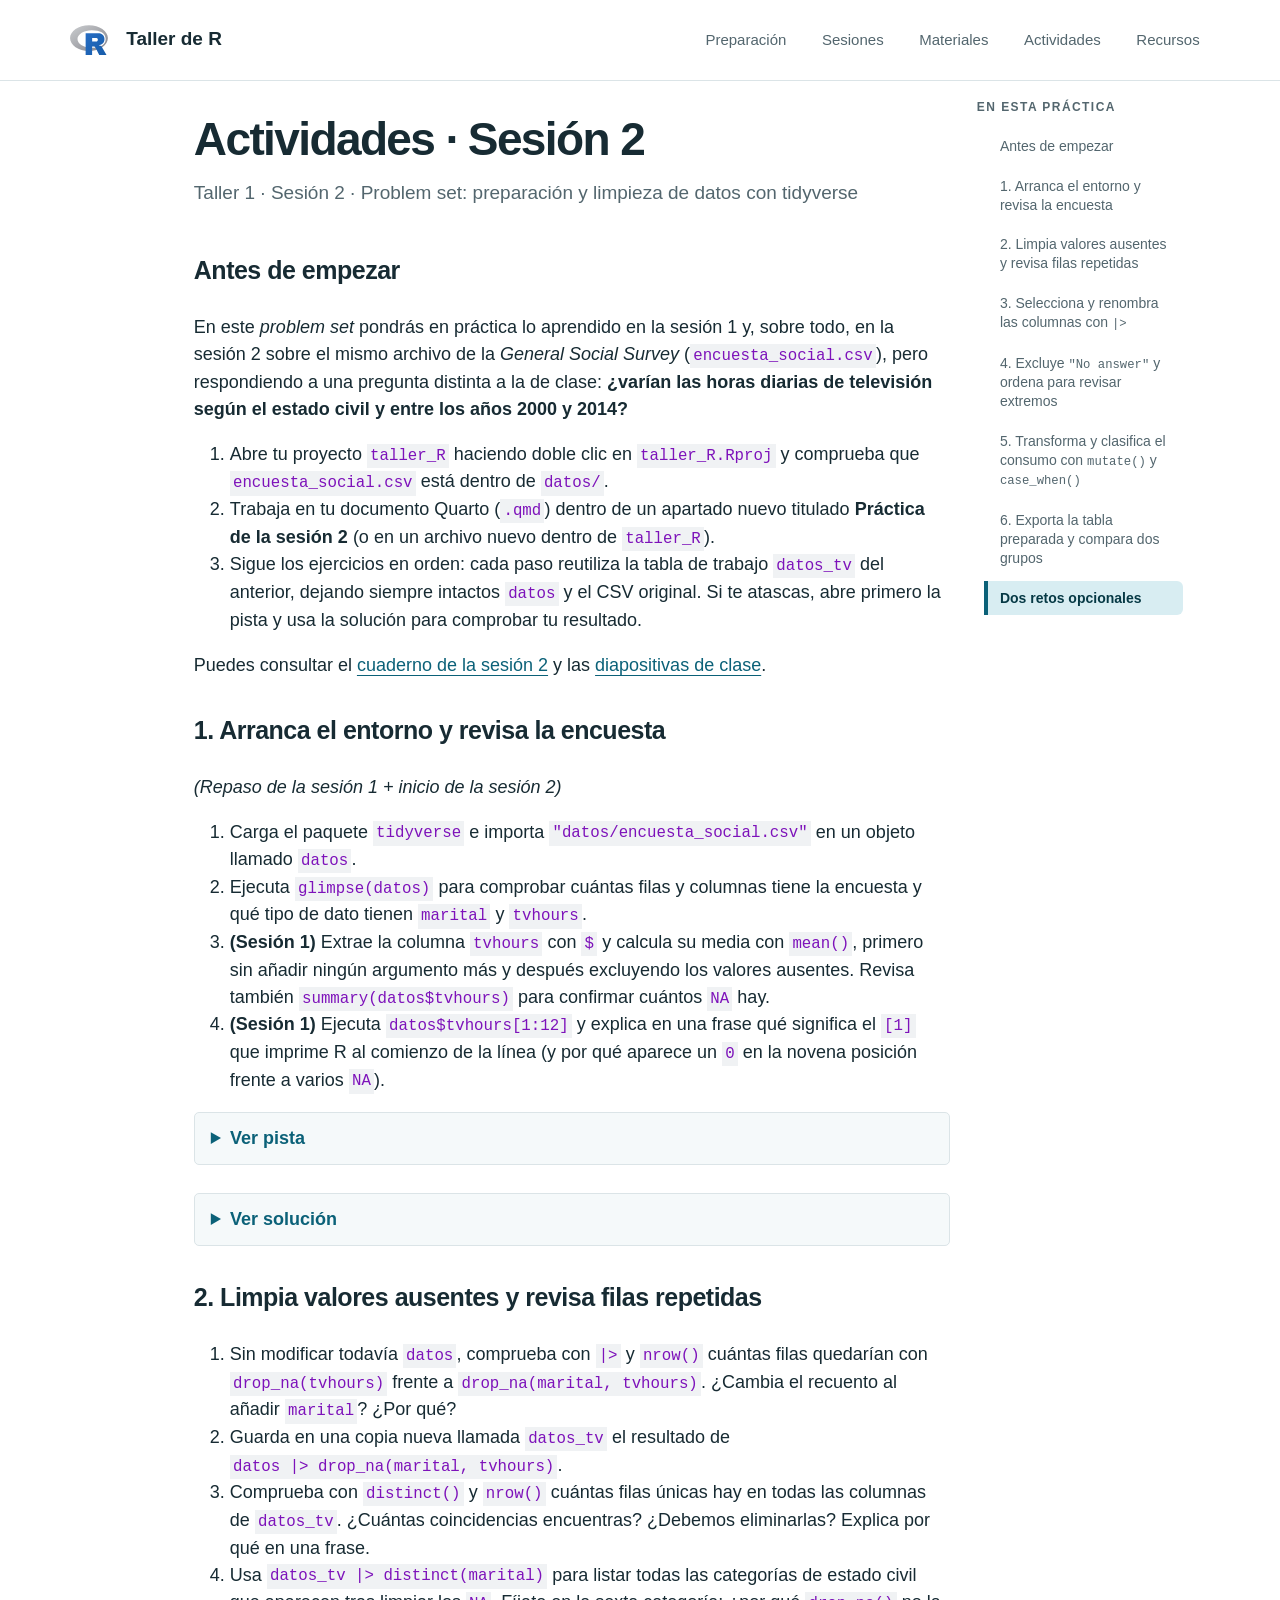
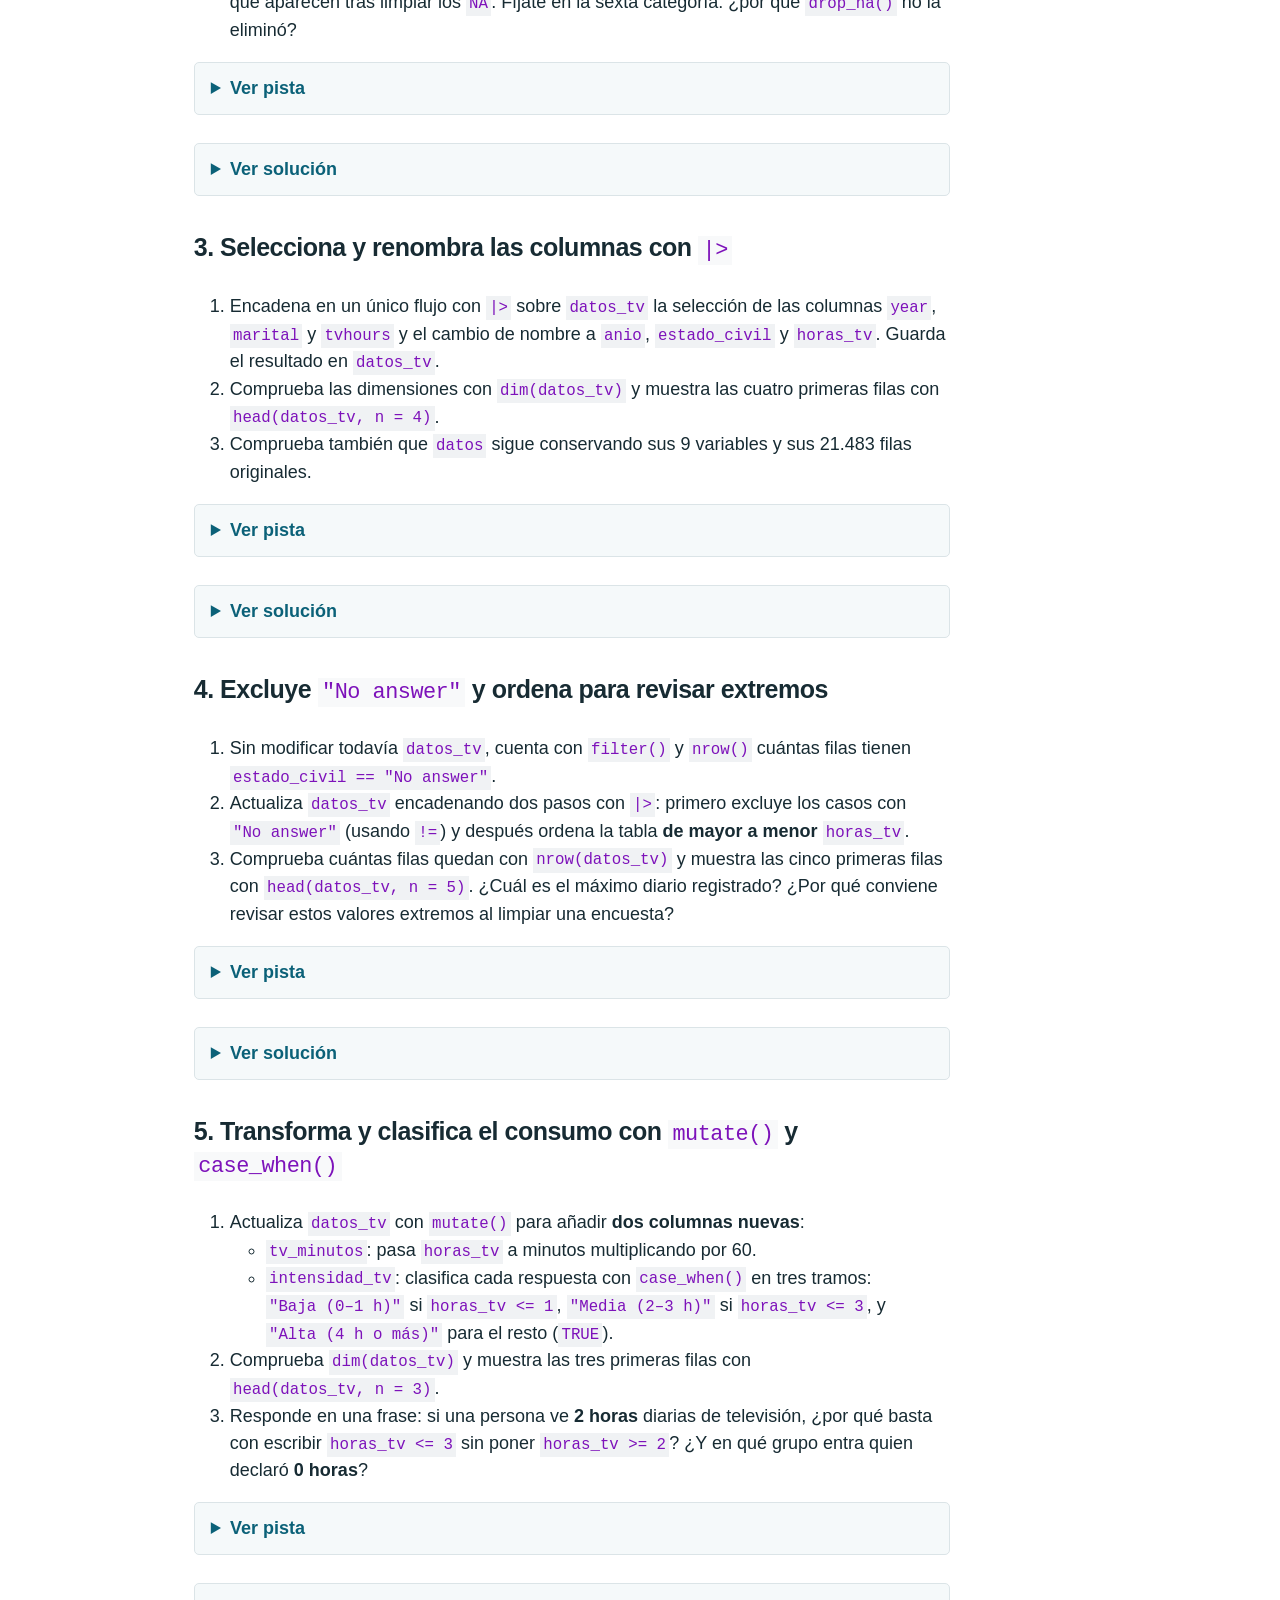
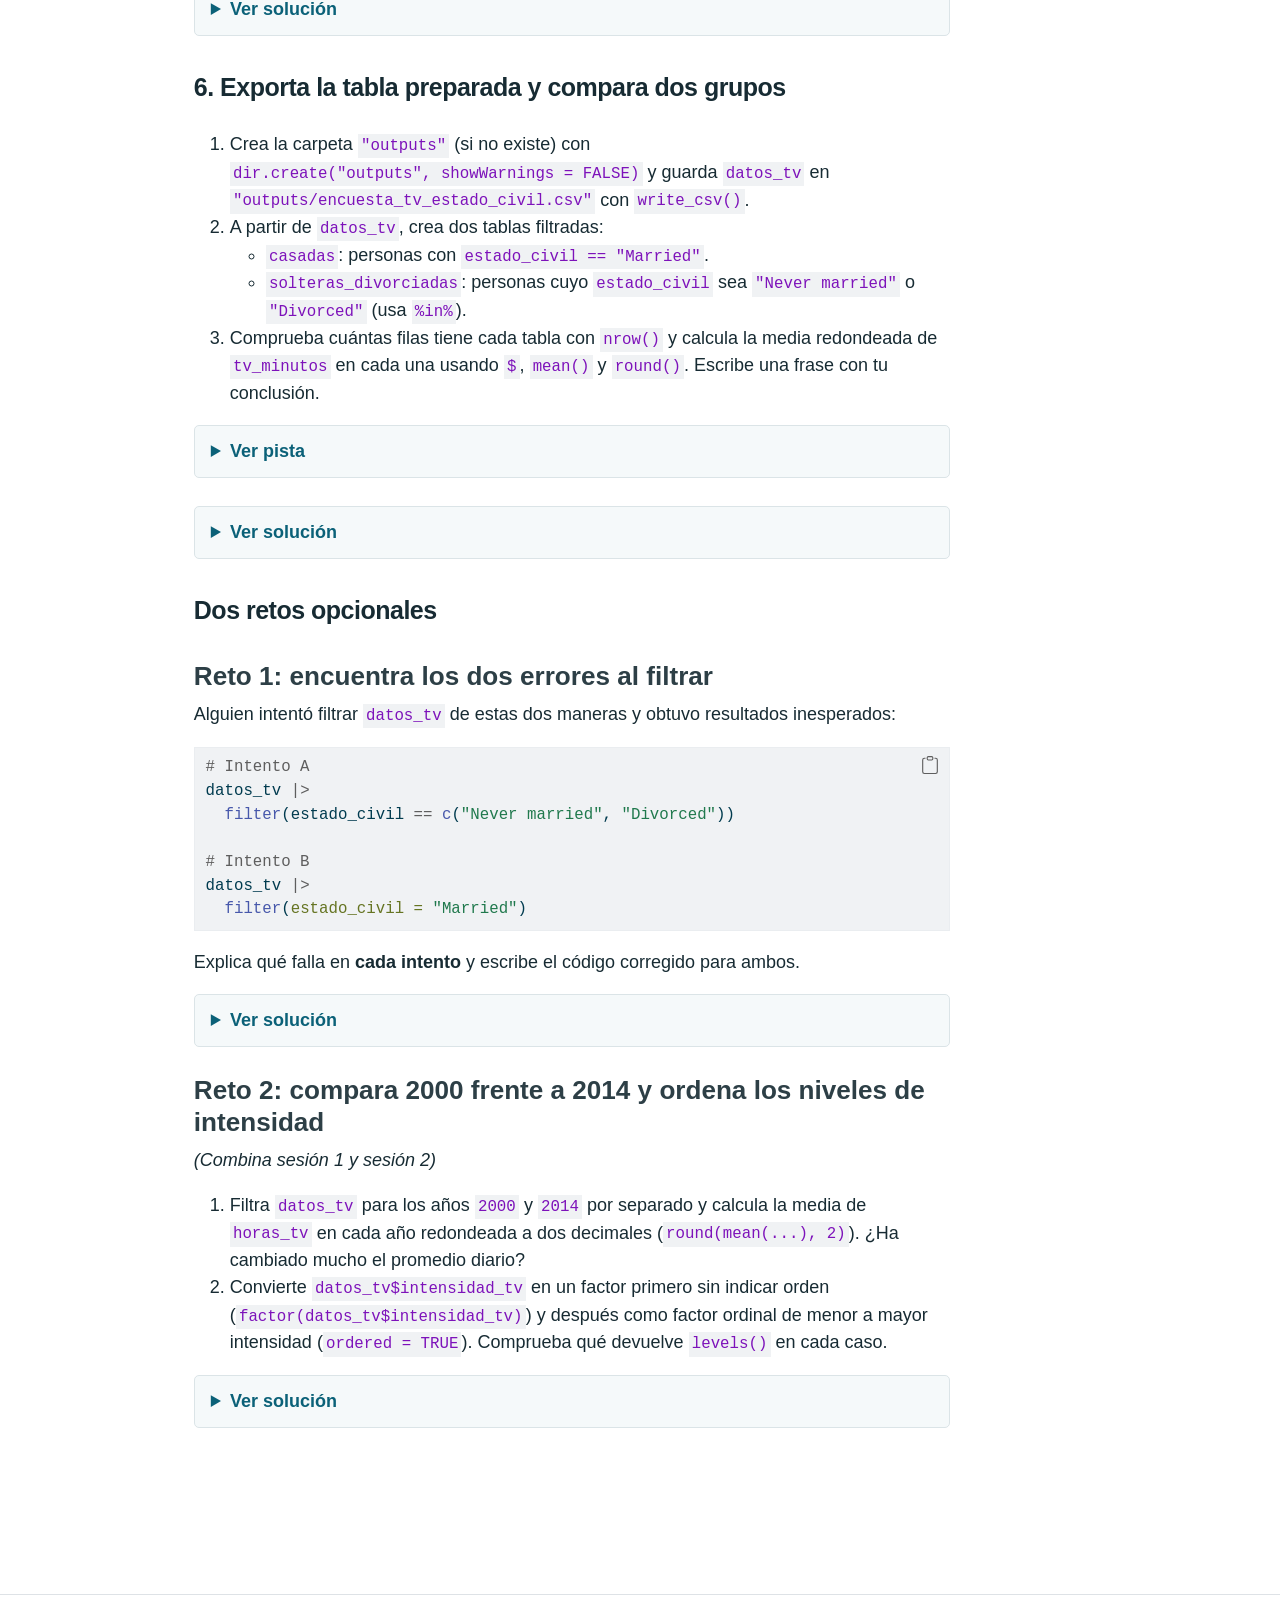
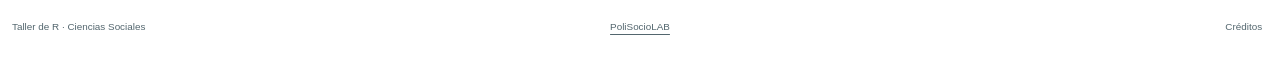
<file: actividades-sesion-2.html>
<!DOCTYPE html>
<html xmlns="http://www.w3.org/1999/xhtml" lang="es" xml:lang="es"><head>

<meta charset="utf-8">
<meta name="generator" content="quarto-1.10.19">

<meta name="viewport" content="width=device-width, initial-scale=1.0, user-scalable=yes">


<title>Actividades · Sesión 2 – Taller de R</title>
<style>
/* Default styles provided by pandoc.
** See https://pandoc.org/MANUAL.html#variables-for-html for config info.
*/
span.smallcaps{font-variant: small-caps;}
div.columns{display: flex; gap: 1.5em;}
div.column{flex: auto;}
@media screen {
div.columns{gap: min(4vw, 1.5em);}
div.column{overflow-x: auto;}
}
div.hanging-indent{margin-left: 1.5em; text-indent: -1.5em;}
ul.task-list{list-style: none;}
ul.task-list li input[type="checkbox"] {
  width: 0.8em;
  margin: 0 0.8em 0.2em -1em; /* quarto-specific, see https://github.com/quarto-dev/quarto-cli/issues/4556 */ 
  vertical-align: middle;
}
/* CSS for syntax highlighting */
html { -webkit-text-size-adjust: 100%; }
pre > code.sourceCode { white-space: pre; position: relative; }
pre > code.sourceCode > span { display: inline-block; line-height: 1.25; }
pre > code.sourceCode > span:empty { height: 1.2em; }
.sourceCode { overflow: visible; }
code.sourceCode > span { color: inherit; text-decoration: inherit; }
div.sourceCode { margin: 1em 0; }
pre.sourceCode { margin: 0; }
@media screen {
div.sourceCode { overflow: auto; }
}
@media print {
pre > code.sourceCode { white-space: pre-wrap; }
pre > code.sourceCode > span { text-indent: -5em; padding-left: 5em; }
}
pre.numberSource code
  { counter-reset: source-line 0; }
pre.numberSource code > span
  { position: relative; left: -4em; counter-increment: source-line; }
pre.numberSource code > span > a:first-child::before
  { content: counter(source-line);
    position: relative; left: -1em; text-align: right; vertical-align: baseline;
    border: none; display: inline-block;
    -webkit-touch-callout: none; -webkit-user-select: none;
    -khtml-user-select: none; -moz-user-select: none;
    -ms-user-select: none; user-select: none;
    padding: 0 4px; width: 4em;
  }
pre.numberSource { margin-left: 3em;  padding-left: 4px; }
div.sourceCode
  {   }
@media screen {
pre > code.sourceCode > span > a:first-child::before { text-decoration: underline; }
}
</style>


<script src="site_libs/quarto-nav/quarto-nav.js"></script>
<script src="site_libs/quarto-nav/headroom.min.js"></script>
<link href="./r.svg" rel="icon" type="image/svg+xml">
<script src="site_libs/clipboard/clipboard.min.js"></script>
<script src="site_libs/quarto-html/quarto.js" type="module"></script>
<script src="site_libs/quarto-html/tabsets/tabsets.js" type="module"></script>
<script src="site_libs/quarto-html/popper.min.js"></script>
<script src="site_libs/quarto-html/tippy.umd.min.js"></script>
<link href="site_libs/quarto-html/tippy.css" rel="stylesheet">
<link href="site_libs/quarto-html/quarto-syntax-highlighting-bf27225e3a48a9273f3daa8f8e829971.css" rel="stylesheet" id="quarto-text-highlighting-styles">
<script src="site_libs/bootstrap/bootstrap.min.js"></script>
<link href="site_libs/bootstrap/bootstrap-icons.css" rel="stylesheet">
<link href="site_libs/bootstrap/bootstrap-3c872c88186c3143be61f2e5a189e97c.min.css" rel="stylesheet" append-hash="true" id="quarto-bootstrap" data-mode="light">
<script id="quarto-search-options" type="application/json">{
  "language": {
    "search-no-results-text": "No se han encontrado resultados",
    "search-matching-documents-text": "documentos encontrados",
    "search-copy-link-title": "Copiar el enlace en la búsqueda",
    "search-hide-matches-text": "Ocultar resultados adicionales",
    "search-more-match-text": "resultado adicional en este documento",
    "search-more-matches-text": "resultados adicionales en este documento",
    "search-clear-button-title": "Borrar",
    "search-text-placeholder": "",
    "search-detached-cancel-button-title": "Cancelar",
    "search-submit-button-title": "Enviar",
    "search-label": "Buscar"
  }
}</script>
<style>html{ scroll-behavior: smooth; }</style>


<link rel="stylesheet" href="estilos.css">
</head>

<body class="nav-fixed quarto-light">

<div id="quarto-search-results"></div>
  <header id="quarto-header" class="headroom fixed-top">
    <nav class="navbar navbar-expand-lg " data-bs-theme="dark">
      <div class="navbar-container container-fluid">
      <div class="navbar-brand-container mx-auto">
    <a href="./index.html" class="navbar-brand navbar-brand-logo">
    <img src="./r.svg" alt="Logotipo de R" class="navbar-logo light-content">
    <img src="./r.svg" alt="Logotipo de R" class="navbar-logo dark-content">
    </a>
    <a class="navbar-brand" href="./index.html">
    <span class="navbar-title">Taller de R</span>
    </a>
  </div>
          <button class="navbar-toggler" type="button" data-bs-toggle="collapse" data-bs-target="#navbarCollapse" aria-controls="navbarCollapse" role="menu" aria-expanded="false" aria-label="Navegación de palanca" onclick="if (window.quartoToggleHeadroom) { window.quartoToggleHeadroom(); }">
  <span class="navbar-toggler-icon"></span>
</button>
          <div class="collapse navbar-collapse" id="navbarCollapse">
            <ul class="navbar-nav navbar-nav-scroll ms-auto">
  <li class="nav-item">
    <a class="nav-link" href="./preparacion.html"> 
<span class="menu-text">Preparación</span></a>
  </li>  
  <li class="nav-item">
    <a class="nav-link" href="./sesiones.html"> 
<span class="menu-text">Sesiones</span></a>
  </li>  
  <li class="nav-item">
    <a class="nav-link" href="./materiales.html"> 
<span class="menu-text">Materiales</span></a>
  </li>  
  <li class="nav-item">
    <a class="nav-link" href="./actividades.html"> 
<span class="menu-text">Actividades</span></a>
  </li>  
  <li class="nav-item">
    <a class="nav-link" href="./recursos.html"> 
<span class="menu-text">Recursos</span></a>
  </li>  
</ul>
          </div> <!-- /navcollapse -->
            <div class="quarto-navbar-tools">
</div>
      </div> <!-- /container-fluid -->
    </nav>
</header>
<!-- content -->
<div id="quarto-content" class="quarto-container page-columns page-rows-contents page-layout-article page-navbar">
<!-- sidebar -->
<!-- margin-sidebar -->
    <div id="quarto-margin-sidebar" class="sidebar margin-sidebar">
        <nav id="TOC" role="doc-toc" class="toc-active">
    <h2 id="toc-title">En esta práctica</h2>
   
  <ul class="collapse">
  <li><a href="#antes-de-empezar" id="toc-antes-de-empezar" class="nav-link active" data-scroll-target="#antes-de-empezar">Antes de empezar</a></li>
  <li><a href="#practica2-carga" id="toc-practica2-carga" class="nav-link" data-scroll-target="#practica2-carga">1. Arranca el entorno y revisa la encuesta</a></li>
  <li><a href="#practica2-limpieza" id="toc-practica2-limpieza" class="nav-link" data-scroll-target="#practica2-limpieza">2. Limpia valores ausentes y revisa filas repetidas</a></li>
  <li><a href="#practica2-seleccion-renombre" id="toc-practica2-seleccion-renombre" class="nav-link" data-scroll-target="#practica2-seleccion-renombre">3. Selecciona y renombra las columnas con <code>|&gt;</code></a></li>
  <li><a href="#practica2-filtrar-ordenar" id="toc-practica2-filtrar-ordenar" class="nav-link" data-scroll-target="#practica2-filtrar-ordenar">4. Excluye <code>"No answer"</code> y ordena para revisar extremos</a></li>
  <li><a href="#practica2-mutate" id="toc-practica2-mutate" class="nav-link" data-scroll-target="#practica2-mutate">5. Transforma y clasifica el consumo con <code>mutate()</code> y <code>case_when()</code></a></li>
  <li><a href="#practica2-exportar-comparar" id="toc-practica2-exportar-comparar" class="nav-link" data-scroll-target="#practica2-exportar-comparar">6. Exporta la tabla preparada y compara dos grupos</a></li>
  <li><a href="#practica2-retos" id="toc-practica2-retos" class="nav-link" data-scroll-target="#practica2-retos">Dos retos opcionales</a></li>
  </ul>
</nav>
    </div>
<!-- main -->
<main class="content" id="quarto-document-content">

<header id="title-block-header" class="quarto-title-block default">
<div class="quarto-title">
<h1 class="title">Actividades · Sesión 2</h1>
<p class="subtitle lead">Taller 1 · Sesión 2 · Problem set: preparación y limpieza de datos con tidyverse</p>
</div>



<div class="quarto-title-meta">

    
  
    
  </div>
  


</header>


<section id="antes-de-empezar" class="level2">
<h2 data-anchor-id="antes-de-empezar">Antes de empezar</h2>
<p>En este <em>problem set</em> pondrás en práctica lo aprendido en la sesión 1 y, sobre todo, en la sesión 2 sobre el mismo archivo de la <em>General Social Survey</em> (<code>encuesta_social.csv</code>), pero respondiendo a una pregunta distinta a la de clase: <strong>¿varían las horas diarias de televisión según el estado civil y entre los años 2000 y 2014?</strong></p>
<ol type="1">
<li>Abre tu proyecto <code>taller_R</code> haciendo doble clic en <code>taller_R.Rproj</code> y comprueba que <code>encuesta_social.csv</code> está dentro de <code>datos/</code>.</li>
<li>Trabaja en tu documento Quarto (<code>.qmd</code>) dentro de un apartado nuevo titulado <strong>Práctica de la sesión 2</strong> (o en un archivo nuevo dentro de <code>taller_R</code>).</li>
<li>Sigue los ejercicios en orden: cada paso reutiliza la tabla de trabajo <code>datos_tv</code> del anterior, dejando siempre intactos <code>datos</code> y el CSV original. Si te atascas, abre primero la pista y usa la solución para comprobar tu resultado.</li>
</ol>
<p>Puedes consultar el <a href="./cuaderno-sesion-2.html" target="_blank" rel="noopener">cuaderno de la sesión 2</a> y las <a href="https://laboratorio-polisociolab.github.io/R-workshop/taller-1/sesion-2/" target="_blank" rel="noopener">diapositivas de clase</a>.</p>
</section>
<section id="practica2-carga" class="level2">
<h2 data-anchor-id="practica2-carga">1. Arranca el entorno y revisa la encuesta</h2>
<p><em>(Repaso de la sesión 1 + inicio de la sesión 2)</em></p>
<ol type="1">
<li>Carga el paquete <code>tidyverse</code> e importa <code>"datos/encuesta_social.csv"</code> en un objeto llamado <code>datos</code>.</li>
<li>Ejecuta <code>glimpse(datos)</code> para comprobar cuántas filas y columnas tiene la encuesta y qué tipo de dato tienen <code>marital</code> y <code>tvhours</code>.</li>
<li><strong>(Sesión 1)</strong> Extrae la columna <code>tvhours</code> con <code>$</code> y calcula su media con <code>mean()</code>, primero sin añadir ningún argumento más y después excluyendo los valores ausentes. Revisa también <code>summary(datos$tvhours)</code> para confirmar cuántos <code>NA</code> hay.</li>
<li><strong>(Sesión 1)</strong> Ejecuta <code>datos$tvhours[1:12]</code> y explica en una frase qué significa el <code>[1]</code> que imprime R al comienzo de la línea (y por qué aparece un <code>0</code> en la novena posición frente a varios <code>NA</code>).</li>
</ol>
<details class="solucion-cuaderno">
<summary>
Ver pista
</summary>
<p>Usa <code>library(tidyverse)</code> y <code>read_csv("datos/encuesta_social.csv")</code>. Recuerda que <code>mean()</code> necesita <code>na.rm = TRUE</code> cuando hay valores ausentes. En la salida de un vector, los números entre corchetes al principio de cada línea solo indican la posición dentro de la respuesta devuelta.</p>
</details>
<details class="solucion-cuaderno">
<summary>
Ver solución
</summary>
<div class="code-copy-outer-scaffold"><div class="sourceCode" id="cb1"><pre class="sourceCode r code-with-copy"><code class="sourceCode r"><span id="cb1-1"><a href="#cb1-1" aria-hidden="true" tabindex="-1"></a><span class="co"># Carga tidyverse e importa el archivo CSV</span></span>
<span id="cb1-2"><a href="#cb1-2" aria-hidden="true" tabindex="-1"></a><span class="fu">library</span>(tidyverse)</span>
<span id="cb1-3"><a href="#cb1-3" aria-hidden="true" tabindex="-1"></a>datos <span class="ot">&lt;-</span> <span class="fu">read_csv</span>(<span class="st">"datos/encuesta_social.csv"</span>)</span>
<span id="cb1-4"><a href="#cb1-4" aria-hidden="true" tabindex="-1"></a></span>
<span id="cb1-5"><a href="#cb1-5" aria-hidden="true" tabindex="-1"></a><span class="co"># Revisa variables, tipos y primeros valores</span></span>
<span id="cb1-6"><a href="#cb1-6" aria-hidden="true" tabindex="-1"></a><span class="fu">glimpse</span>(datos)</span>
<span id="cb1-7"><a href="#cb1-7" aria-hidden="true" tabindex="-1"></a></span>
<span id="cb1-8"><a href="#cb1-8" aria-hidden="true" tabindex="-1"></a><span class="co"># Calcula la media con $ primero por defecto y luego excluyendo NA</span></span>
<span id="cb1-9"><a href="#cb1-9" aria-hidden="true" tabindex="-1"></a><span class="fu">mean</span>(datos<span class="sc">$</span>tvhours)</span>
<span id="cb1-10"><a href="#cb1-10" aria-hidden="true" tabindex="-1"></a><span class="fu">mean</span>(datos<span class="sc">$</span>tvhours, <span class="at">na.rm =</span> <span class="cn">TRUE</span>)</span>
<span id="cb1-11"><a href="#cb1-11" aria-hidden="true" tabindex="-1"></a><span class="fu">summary</span>(datos<span class="sc">$</span>tvhours)</span>
<span id="cb1-12"><a href="#cb1-12" aria-hidden="true" tabindex="-1"></a></span>
<span id="cb1-13"><a href="#cb1-13" aria-hidden="true" tabindex="-1"></a><span class="co"># Consulta los primeros 12 valores del vector tvhours</span></span>
<span id="cb1-14"><a href="#cb1-14" aria-hidden="true" tabindex="-1"></a>datos<span class="sc">$</span>tvhours[<span class="dv">1</span><span class="sc">:</span><span class="dv">12</span>]</span></code></pre></div><button title="Copiar al portapapeles" class="code-copy-button"><i class="bi"></i></button></div>
<p>Después de los mensajes de importación de <code>read_csv()</code>, verás estos resultados:</p>
<pre class="text salida-r"><code>Rows: 21,483
Columns: 9
$ year    &lt;dbl&gt; 2000, 2000, 2000, 2000, 2000, 2000, 2000, 2000, 2000, 2000, 20…
$ marital &lt;chr&gt; "Never married", "Divorced", "Widowed", "Never married", "Divo…
$ age     &lt;dbl&gt; 26, 48, 67, 39, 25, 25, 36, 44, 44, 47, 53, 52, 52, 51, 52, 40…
$ race    &lt;chr&gt; "White", "White", "White", "White", "White", "White", "White",…
$ rincome &lt;chr&gt; "$8000 to 9999", "$8000 to 9999", "Not applicable", "Not appli…
$ partyid &lt;chr&gt; "Ind,near rep", "Not str republican", "Independent", "Ind,near…
$ relig   &lt;chr&gt; "Protestant", "Protestant", "Protestant", "Orthodox-christian"…
$ denom   &lt;chr&gt; "Southern baptist", "Baptist-dk which", "No denomination", "No…
$ tvhours &lt;dbl&gt; 12, NA, 2, 4, 1, NA, 3, NA, 0, 3, 2, NA, 1, NA, 1, 7, NA, 3, 3…

[1] NA
[1] 2.980771
   Min. 1st Qu.  Median    Mean 3rd Qu.    Max.    NA's 
  0.000   1.000   2.000   2.981   4.000  24.000   10146 
 [1] 12 NA  2  4  1 NA  3 NA  0  3  2 NA</code></pre>
<p><code>marital</code> es de tipo texto (<code>&lt;chr&gt;</code>) y <code>tvhours</code> es numérica (<code>&lt;dbl&gt;</code>), con <code>10.146</code> datos ausentes (<code>NA</code>). En <code>datos$tvhours[1:12]</code>, <code>[1]</code> marca la posición del primer elemento de la respuesta (no identifica a la primera persona); el <code>0</code> de la novena posición indica que esa persona declaró cero horas válidas, mientras que <code>NA</code> señala ausencia de dato.</p>
</details>
</section>
<section id="practica2-limpieza" class="level2">
<h2 data-anchor-id="practica2-limpieza">2. Limpia valores ausentes y revisa filas repetidas</h2>
<ol type="1">
<li>Sin modificar todavía <code>datos</code>, comprueba con <code>|&gt;</code> y <code>nrow()</code> cuántas filas quedarían con <code>drop_na(tvhours)</code> frente a <code>drop_na(marital, tvhours)</code>. ¿Cambia el recuento al añadir <code>marital</code>? ¿Por qué?</li>
<li>Guarda en una copia nueva llamada <code>datos_tv</code> el resultado de <code>datos |&gt; drop_na(marital, tvhours)</code>.</li>
<li>Comprueba con <code>distinct()</code> y <code>nrow()</code> cuántas filas únicas hay en todas las columnas de <code>datos_tv</code>. ¿Cuántas coincidencias encuentras? ¿Debemos eliminarlas? Explica por qué en una frase.</li>
<li>Usa <code>datos_tv |&gt; distinct(marital)</code> para listar todas las categorías de estado civil que aparecen tras limpiar los <code>NA</code>. Fíjate en la sexta categoría: ¿por qué <code>drop_na()</code> no la eliminó?</li>
</ol>
<details class="solucion-cuaderno">
<summary>
Ver pista
</summary>
<p>Encadena <code>datos |&gt; drop_na(...) |&gt; nrow()</code> para comparar antes de asignar con <code>&lt;-</code>. Con <code>distinct(marital)</code> ves los valores distintos de esa columna; recuerda la diferencia entre un valor ausente real (<code>NA</code>) y una respuesta guardada como texto.</p>
</details>
<details class="solucion-cuaderno">
<summary>
Ver solución
</summary>
<div class="code-copy-outer-scaffold"><div class="sourceCode" id="cb3"><pre class="sourceCode r code-with-copy"><code class="sourceCode r"><span id="cb3-1"><a href="#cb3-1" aria-hidden="true" tabindex="-1"></a><span class="co"># Comprueba el recuento según las columnas revisadas</span></span>
<span id="cb3-2"><a href="#cb3-2" aria-hidden="true" tabindex="-1"></a>datos <span class="sc">|&gt;</span> <span class="fu">drop_na</span>(tvhours) <span class="sc">|&gt;</span> <span class="fu">nrow</span>()</span>
<span id="cb3-3"><a href="#cb3-3" aria-hidden="true" tabindex="-1"></a>datos <span class="sc">|&gt;</span> <span class="fu">drop_na</span>(marital, tvhours) <span class="sc">|&gt;</span> <span class="fu">nrow</span>()</span>
<span id="cb3-4"><a href="#cb3-4" aria-hidden="true" tabindex="-1"></a></span>
<span id="cb3-5"><a href="#cb3-5" aria-hidden="true" tabindex="-1"></a><span class="co"># Crea la tabla de trabajo dejando datos intacto</span></span>
<span id="cb3-6"><a href="#cb3-6" aria-hidden="true" tabindex="-1"></a>datos_tv <span class="ot">&lt;-</span> datos <span class="sc">|&gt;</span></span>
<span id="cb3-7"><a href="#cb3-7" aria-hidden="true" tabindex="-1"></a>  <span class="fu">drop_na</span>(marital, tvhours)</span>
<span id="cb3-8"><a href="#cb3-8" aria-hidden="true" tabindex="-1"></a></span>
<span id="cb3-9"><a href="#cb3-9" aria-hidden="true" tabindex="-1"></a><span class="co"># Comprueba filas repetidas en las nueve variables y categorías de marital</span></span>
<span id="cb3-10"><a href="#cb3-10" aria-hidden="true" tabindex="-1"></a><span class="fu">nrow</span>(datos_tv)</span>
<span id="cb3-11"><a href="#cb3-11" aria-hidden="true" tabindex="-1"></a>datos_tv <span class="sc">|&gt;</span> <span class="fu">distinct</span>() <span class="sc">|&gt;</span> <span class="fu">nrow</span>()</span>
<span id="cb3-12"><a href="#cb3-12" aria-hidden="true" tabindex="-1"></a>datos_tv <span class="sc">|&gt;</span> <span class="fu">distinct</span>(marital)</span></code></pre></div><button title="Copiar al portapapeles" class="code-copy-button"><i class="bi"></i></button></div>
<pre class="text salida-r"><code>[1] 11337
[1] 11337
[1] 11337
[1] 11287
# A tibble: 6 × 1
  marital      
  &lt;chr&gt;        
1 Never married
2 Widowed      
3 Divorced     
4 Married      
5 Separated    
6 No answer    </code></pre>
<p>El recuento no cambia al añadir <code>marital</code> (<code>11.337</code> filas en ambos casos) porque en <code>marital</code> no hay <code>NA</code> técnicos. Al comparar todas las variables aparecen 50 filas idénticas (<code>11.337</code> frente a <code>11.287</code>), pero <strong>no las eliminamos</strong> porque dos personas pueden compartir todas esas respuestas y la tabla no tiene un identificador individual. Por último, <code>drop_na()</code> no retiró <code>"No answer"</code> porque está guardada como texto (<code>&lt;chr&gt;</code>), no como <code>NA</code>.</p>
</details>
</section>
<section id="practica2-seleccion-renombre" class="level2">
<h2 data-anchor-id="practica2-seleccion-renombre">3. Selecciona y renombra las columnas con <code>|&gt;</code></h2>
<ol type="1">
<li>Encadena en un único flujo con <code>|&gt;</code> sobre <code>datos_tv</code> la selección de las columnas <code>year</code>, <code>marital</code> y <code>tvhours</code> y el cambio de nombre a <code>anio</code>, <code>estado_civil</code> y <code>horas_tv</code>. Guarda el resultado en <code>datos_tv</code>.</li>
<li>Comprueba las dimensiones con <code>dim(datos_tv)</code> y muestra las cuatro primeras filas con <code>head(datos_tv, n = 4)</code>.</li>
<li>Comprueba también que <code>datos</code> sigue conservando sus 9 variables y sus 21.483 filas originales.</li>
</ol>
<details class="solucion-cuaderno">
<summary>
Ver pista
</summary>
<p>Encadena <code>select(...)</code> y después <code>rename(nombre_nuevo = nombre_actual)</code> usando <code>|&gt;</code>. Evita escribir <code>ñ</code> en el nombre <code>anio</code> para trabajar más cómodamente en R.</p>
</details>
<details class="solucion-cuaderno">
<summary>
Ver solución
</summary>
<div class="code-copy-outer-scaffold"><div class="sourceCode" id="cb5"><pre class="sourceCode r code-with-copy"><code class="sourceCode r"><span id="cb5-1"><a href="#cb5-1" aria-hidden="true" tabindex="-1"></a><span class="co"># Selecciona tres columnas y renómbralas en un mismo pipe</span></span>
<span id="cb5-2"><a href="#cb5-2" aria-hidden="true" tabindex="-1"></a>datos_tv <span class="ot">&lt;-</span> datos_tv <span class="sc">|&gt;</span></span>
<span id="cb5-3"><a href="#cb5-3" aria-hidden="true" tabindex="-1"></a>  <span class="fu">select</span>(year, marital, tvhours) <span class="sc">|&gt;</span></span>
<span id="cb5-4"><a href="#cb5-4" aria-hidden="true" tabindex="-1"></a>  <span class="fu">rename</span>(<span class="at">anio =</span> year,</span>
<span id="cb5-5"><a href="#cb5-5" aria-hidden="true" tabindex="-1"></a>         <span class="at">estado_civil =</span> marital,</span>
<span id="cb5-6"><a href="#cb5-6" aria-hidden="true" tabindex="-1"></a>         <span class="at">horas_tv =</span> tvhours)</span>
<span id="cb5-7"><a href="#cb5-7" aria-hidden="true" tabindex="-1"></a></span>
<span id="cb5-8"><a href="#cb5-8" aria-hidden="true" tabindex="-1"></a><span class="co"># Comprueba el resultado y verifica que datos sigue intacto</span></span>
<span id="cb5-9"><a href="#cb5-9" aria-hidden="true" tabindex="-1"></a><span class="fu">dim</span>(datos_tv)</span>
<span id="cb5-10"><a href="#cb5-10" aria-hidden="true" tabindex="-1"></a><span class="fu">head</span>(datos_tv, <span class="at">n =</span> <span class="dv">4</span>)</span>
<span id="cb5-11"><a href="#cb5-11" aria-hidden="true" tabindex="-1"></a><span class="fu">dim</span>(datos)</span></code></pre></div><button title="Copiar al portapapeles" class="code-copy-button"><i class="bi"></i></button></div>
<pre class="text salida-r"><code>[1] 11337     3
# A tibble: 4 × 3
   anio estado_civil  horas_tv
  &lt;dbl&gt; &lt;chr&gt;            &lt;dbl&gt;
1  2000 Never married       12
2  2000 Widowed              2
3  2000 Never married        4
4  2000 Divorced             1
[1] 21483     9</code></pre>
<p><code>datos_tv</code> pasa a tener <code>11.337</code> filas y <code>3</code> columnas (<code>anio</code>, <code>estado_civil</code> y <code>horas_tv</code>), mientras que <code>datos</code> conserva intactas sus <code>21.483</code> filas y <code>9</code> columnas.</p>
</details>
</section>
<section id="practica2-filtrar-ordenar" class="level2">
<h2 data-anchor-id="practica2-filtrar-ordenar">4. Excluye <code>"No answer"</code> y ordena para revisar extremos</h2>
<ol type="1">
<li>Sin modificar todavía <code>datos_tv</code>, cuenta con <code>filter()</code> y <code>nrow()</code> cuántas filas tienen <code>estado_civil == "No answer"</code>.</li>
<li>Actualiza <code>datos_tv</code> encadenando dos pasos con <code>|&gt;</code>: primero excluye los casos con <code>"No answer"</code> (usando <code>!=</code>) y después ordena la tabla <strong>de mayor a menor</strong> <code>horas_tv</code>.</li>
<li>Comprueba cuántas filas quedan con <code>nrow(datos_tv)</code> y muestra las cinco primeras filas con <code>head(datos_tv, n = 5)</code>. ¿Cuál es el máximo diario registrado? ¿Por qué conviene revisar estos valores extremos al limpiar una encuesta?</li>
</ol>
<details class="solucion-cuaderno">
<summary>
Ver pista
</summary>
<p>Para excluir una categoría usa <code>estado_civil != "No answer"</code>. Para ordenar de mayor a menor usa <code>arrange(desc(horas_tv))</code>.</p>
</details>
<details class="solucion-cuaderno">
<summary>
Ver solución
</summary>
<div class="code-copy-outer-scaffold"><div class="sourceCode" id="cb7"><pre class="sourceCode r code-with-copy"><code class="sourceCode r"><span id="cb7-1"><a href="#cb7-1" aria-hidden="true" tabindex="-1"></a><span class="co"># Cuenta primero cuántos casos tienen "No answer"</span></span>
<span id="cb7-2"><a href="#cb7-2" aria-hidden="true" tabindex="-1"></a>datos_tv <span class="sc">|&gt;</span></span>
<span id="cb7-3"><a href="#cb7-3" aria-hidden="true" tabindex="-1"></a>  <span class="fu">filter</span>(estado_civil <span class="sc">==</span> <span class="st">"No answer"</span>) <span class="sc">|&gt;</span></span>
<span id="cb7-4"><a href="#cb7-4" aria-hidden="true" tabindex="-1"></a>  <span class="fu">nrow</span>()</span>
<span id="cb7-5"><a href="#cb7-5" aria-hidden="true" tabindex="-1"></a></span>
<span id="cb7-6"><a href="#cb7-6" aria-hidden="true" tabindex="-1"></a><span class="co"># Excluye esos casos y ordena de mayor a menor horas de televisión</span></span>
<span id="cb7-7"><a href="#cb7-7" aria-hidden="true" tabindex="-1"></a>datos_tv <span class="ot">&lt;-</span> datos_tv <span class="sc">|&gt;</span></span>
<span id="cb7-8"><a href="#cb7-8" aria-hidden="true" tabindex="-1"></a>  <span class="fu">filter</span>(estado_civil <span class="sc">!=</span> <span class="st">"No answer"</span>) <span class="sc">|&gt;</span></span>
<span id="cb7-9"><a href="#cb7-9" aria-hidden="true" tabindex="-1"></a>  <span class="fu">arrange</span>(<span class="fu">desc</span>(horas_tv))</span>
<span id="cb7-10"><a href="#cb7-10" aria-hidden="true" tabindex="-1"></a></span>
<span id="cb7-11"><a href="#cb7-11" aria-hidden="true" tabindex="-1"></a><span class="co"># Revisa el nuevo total de filas y los cinco valores más altos</span></span>
<span id="cb7-12"><a href="#cb7-12" aria-hidden="true" tabindex="-1"></a><span class="fu">nrow</span>(datos_tv)</span>
<span id="cb7-13"><a href="#cb7-13" aria-hidden="true" tabindex="-1"></a><span class="fu">head</span>(datos_tv, <span class="at">n =</span> <span class="dv">5</span>)</span></code></pre></div><button title="Copiar al portapapeles" class="code-copy-button"><i class="bi"></i></button></div>
<pre class="text salida-r"><code>[1] 9
[1] 11328
# A tibble: 5 × 3
   anio estado_civil  horas_tv
  &lt;dbl&gt; &lt;chr&gt;            &lt;dbl&gt;
1  2000 Never married       24
2  2000 Separated           24
3  2002 Never married       24
4  2006 Divorced            24
5  2008 Divorced            24</code></pre>
<p>Al retirar los 9 casos con <code>"No answer"</code> quedan <code>11.328</code> filas. Ordenar de mayor a menor permite detectar respuestas extremas de <strong>24 horas diarias</strong> de televisión: conviene revisarlas para comprobar si son errores de registro o casos reales muy extremos que pueden influir en la media antes de analizar.</p>
</details>
</section>
<section id="practica2-mutate" class="level2">
<h2 data-anchor-id="practica2-mutate">5. Transforma y clasifica el consumo con <code>mutate()</code> y <code>case_when()</code></h2>
<ol type="1">
<li>Actualiza <code>datos_tv</code> con <code>mutate()</code> para añadir <strong>dos columnas nuevas</strong>:
<ul>
<li><code>tv_minutos</code>: pasa <code>horas_tv</code> a minutos multiplicando por 60.</li>
<li><code>intensidad_tv</code>: clasifica cada respuesta con <code>case_when()</code> en tres tramos: <code>"Baja (0–1 h)"</code> si <code>horas_tv &lt;= 1</code>, <code>"Media (2–3 h)"</code> si <code>horas_tv &lt;= 3</code>, y <code>"Alta (4 h o más)"</code> para el resto (<code>TRUE</code>).</li>
</ul></li>
<li>Comprueba <code>dim(datos_tv)</code> y muestra las tres primeras filas con <code>head(datos_tv, n = 3)</code>.</li>
<li>Responde en una frase: si una persona ve <strong>2 horas</strong> diarias de televisión, ¿por qué basta con escribir <code>horas_tv &lt;= 3</code> sin poner <code>horas_tv &gt;= 2</code>? ¿Y en qué grupo entra quien declaró <strong>0 horas</strong>?</li>
</ol>
<details class="solucion-cuaderno">
<summary>
Ver pista
</summary>
<p>Puedes crear varias columnas separadas por coma dentro del mismo <code>mutate()</code>. Recuerda que <code>case_when()</code> evalúa las condiciones de arriba abajo y asigna la primera que se cumpla.</p>
</details>
<details class="solucion-cuaderno">
<summary>
Ver solución
</summary>
<div class="code-copy-outer-scaffold"><div class="sourceCode" id="cb9"><pre class="sourceCode r code-with-copy"><code class="sourceCode r"><span id="cb9-1"><a href="#cb9-1" aria-hidden="true" tabindex="-1"></a><span class="co"># Añade tv_minutos e intensidad_tv dentro de mutate()</span></span>
<span id="cb9-2"><a href="#cb9-2" aria-hidden="true" tabindex="-1"></a>datos_tv <span class="ot">&lt;-</span> datos_tv <span class="sc">|&gt;</span></span>
<span id="cb9-3"><a href="#cb9-3" aria-hidden="true" tabindex="-1"></a>  <span class="fu">mutate</span>(</span>
<span id="cb9-4"><a href="#cb9-4" aria-hidden="true" tabindex="-1"></a>    <span class="at">tv_minutos =</span> horas_tv <span class="sc">*</span> <span class="dv">60</span>,</span>
<span id="cb9-5"><a href="#cb9-5" aria-hidden="true" tabindex="-1"></a>    <span class="at">intensidad_tv =</span> <span class="fu">case_when</span>(</span>
<span id="cb9-6"><a href="#cb9-6" aria-hidden="true" tabindex="-1"></a>      horas_tv <span class="sc">&lt;=</span> <span class="dv">1</span> <span class="sc">~</span> <span class="st">"Baja (0–1 h)"</span>,</span>
<span id="cb9-7"><a href="#cb9-7" aria-hidden="true" tabindex="-1"></a>      horas_tv <span class="sc">&lt;=</span> <span class="dv">3</span> <span class="sc">~</span> <span class="st">"Media (2–3 h)"</span>,</span>
<span id="cb9-8"><a href="#cb9-8" aria-hidden="true" tabindex="-1"></a>      <span class="cn">TRUE</span>          <span class="sc">~</span> <span class="st">"Alta (4 h o más)"</span></span>
<span id="cb9-9"><a href="#cb9-9" aria-hidden="true" tabindex="-1"></a>    )</span>
<span id="cb9-10"><a href="#cb9-10" aria-hidden="true" tabindex="-1"></a>  )</span>
<span id="cb9-11"><a href="#cb9-11" aria-hidden="true" tabindex="-1"></a></span>
<span id="cb9-12"><a href="#cb9-12" aria-hidden="true" tabindex="-1"></a><span class="co"># Comprueba las dimensiones y las tres primeras filas</span></span>
<span id="cb9-13"><a href="#cb9-13" aria-hidden="true" tabindex="-1"></a><span class="fu">dim</span>(datos_tv)</span>
<span id="cb9-14"><a href="#cb9-14" aria-hidden="true" tabindex="-1"></a><span class="fu">head</span>(datos_tv, <span class="at">n =</span> <span class="dv">3</span>)</span></code></pre></div><button title="Copiar al portapapeles" class="code-copy-button"><i class="bi"></i></button></div>
<pre class="text salida-r"><code>[1] 11328     5
# A tibble: 3 × 5
   anio estado_civil  horas_tv tv_minutos intensidad_tv   
  &lt;dbl&gt; &lt;chr&gt;            &lt;dbl&gt;      &lt;dbl&gt; &lt;chr&gt;           
1  2000 Never married       24       1440 Alta (4 h o más)
2  2000 Separated           24       1440 Alta (4 h o más)
3  2002 Never married       24       1440 Alta (4 h o más)</code></pre>
<p>Quien ve 2 horas diarias no cumple la primera regla (<code>horas_tv &lt;= 1</code>), así que pasa a la segunda (<code>horas_tv &lt;= 3</code>) y recibe <code>"Media (2–3 h)"</code> sin necesidad de escribir el límite inferior. Quien declaró <code>0</code> horas cumple <code>horas_tv &lt;= 1</code> y entra en <code>"Baja (0–1 h)"</code>.</p>
</details>
</section>
<section id="practica2-exportar-comparar" class="level2">
<h2 data-anchor-id="practica2-exportar-comparar">6. Exporta la tabla preparada y compara dos grupos</h2>
<ol type="1">
<li>Crea la carpeta <code>"outputs"</code> (si no existe) con <code>dir.create("outputs", showWarnings = FALSE)</code> y guarda <code>datos_tv</code> en <code>"outputs/encuesta_tv_estado_civil.csv"</code> con <code>write_csv()</code>.</li>
<li>A partir de <code>datos_tv</code>, crea dos tablas filtradas:
<ul>
<li><code>casadas</code>: personas con <code>estado_civil == "Married"</code>.</li>
<li><code>solteras_divorciadas</code>: personas cuyo <code>estado_civil</code> sea <code>"Never married"</code> o <code>"Divorced"</code> (usa <code>%in%</code>).</li>
</ul></li>
<li>Comprueba cuántas filas tiene cada tabla con <code>nrow()</code> y calcula la media redondeada de <code>tv_minutos</code> en cada una usando <code>$</code>, <code>mean()</code> y <code>round()</code>. Escribe una frase con tu conclusión.</li>
</ol>
<details class="solucion-cuaderno">
<summary>
Ver pista
</summary>
<p>Para un solo valor usa <code>==</code>, y para elegir entre dos categorías a la vez usa <code>%in% c("Never married", "Divorced")</code>. Para calcular la media redondeada escribe <code>round(mean(tabla$tv_minutos))</code>.</p>
</details>
<details class="solucion-cuaderno">
<summary>
Ver solución
</summary>
<div class="code-copy-outer-scaffold"><div class="sourceCode" id="cb11"><pre class="sourceCode r code-with-copy"><code class="sourceCode r"><span id="cb11-1"><a href="#cb11-1" aria-hidden="true" tabindex="-1"></a><span class="co"># Exporta la tabla preparada sin sobrescribir el CSV original</span></span>
<span id="cb11-2"><a href="#cb11-2" aria-hidden="true" tabindex="-1"></a><span class="fu">dir.create</span>(<span class="st">"outputs"</span>, <span class="at">showWarnings =</span> <span class="cn">FALSE</span>)</span>
<span id="cb11-3"><a href="#cb11-3" aria-hidden="true" tabindex="-1"></a>datos_tv <span class="sc">|&gt;</span></span>
<span id="cb11-4"><a href="#cb11-4" aria-hidden="true" tabindex="-1"></a>  <span class="fu">write_csv</span>(<span class="st">"outputs/encuesta_tv_estado_civil.csv"</span>)</span>
<span id="cb11-5"><a href="#cb11-5" aria-hidden="true" tabindex="-1"></a></span>
<span id="cb11-6"><a href="#cb11-6" aria-hidden="true" tabindex="-1"></a><span class="co"># Filtra los dos grupos que quieres comparar</span></span>
<span id="cb11-7"><a href="#cb11-7" aria-hidden="true" tabindex="-1"></a>casadas <span class="ot">&lt;-</span> datos_tv <span class="sc">|&gt;</span></span>
<span id="cb11-8"><a href="#cb11-8" aria-hidden="true" tabindex="-1"></a>  <span class="fu">filter</span>(estado_civil <span class="sc">==</span> <span class="st">"Married"</span>)</span>
<span id="cb11-9"><a href="#cb11-9" aria-hidden="true" tabindex="-1"></a></span>
<span id="cb11-10"><a href="#cb11-10" aria-hidden="true" tabindex="-1"></a>solteras_divorciadas <span class="ot">&lt;-</span> datos_tv <span class="sc">|&gt;</span></span>
<span id="cb11-11"><a href="#cb11-11" aria-hidden="true" tabindex="-1"></a>  <span class="fu">filter</span>(estado_civil <span class="sc">%in%</span> <span class="fu">c</span>(<span class="st">"Never married"</span>, <span class="st">"Divorced"</span>))</span>
<span id="cb11-12"><a href="#cb11-12" aria-hidden="true" tabindex="-1"></a></span>
<span id="cb11-13"><a href="#cb11-13" aria-hidden="true" tabindex="-1"></a><span class="co"># Comprueba el tamaño de cada grupo y calcula la media redondeada en minutos</span></span>
<span id="cb11-14"><a href="#cb11-14" aria-hidden="true" tabindex="-1"></a><span class="fu">nrow</span>(casadas)</span>
<span id="cb11-15"><a href="#cb11-15" aria-hidden="true" tabindex="-1"></a><span class="fu">nrow</span>(solteras_divorciadas)</span>
<span id="cb11-16"><a href="#cb11-16" aria-hidden="true" tabindex="-1"></a><span class="fu">round</span>(<span class="fu">mean</span>(casadas<span class="sc">$</span>tv_minutos))</span>
<span id="cb11-17"><a href="#cb11-17" aria-hidden="true" tabindex="-1"></a><span class="fu">round</span>(<span class="fu">mean</span>(solteras_divorciadas<span class="sc">$</span>tv_minutos))</span></code></pre></div><button title="Copiar al portapapeles" class="code-copy-button"><i class="bi"></i></button></div>
<pre class="text salida-r"><code>[1] 5172
[1] 4763
[1] 159
[1] 186</code></pre>
<p>Las <code>5.172</code> personas casadas ven de media <strong>159 minutos diarios</strong> de televisión (unas 2,7 horas), frente a los <strong>186 minutos diarios</strong> (unas 3,1 horas) de las <code>4.763</code> personas solteras o divorciadas (<strong>27 minutos más al día</strong> en este segundo conjunto). Hizo falta <code>%in%</code> porque estábamos buscando dos categorías distintas a la vez dentro de <code>estado_civil</code>.</p>
</details>
</section>
<section id="practica2-retos" class="level2">
<h2 data-anchor-id="practica2-retos">Dos retos opcionales</h2>
<section id="reto-1-encuentra-los-dos-errores-al-filtrar" class="level3">
<h3 data-anchor-id="reto-1-encuentra-los-dos-errores-al-filtrar">Reto 1: encuentra los dos errores al filtrar</h3>
<p>Alguien intentó filtrar <code>datos_tv</code> de estas dos maneras y obtuvo resultados inesperados:</p>
<div class="code-copy-outer-scaffold"><div class="sourceCode" id="cb13"><pre class="sourceCode r code-with-copy"><code class="sourceCode r"><span id="cb13-1"><a href="#cb13-1" aria-hidden="true" tabindex="-1"></a><span class="co"># Intento A</span></span>
<span id="cb13-2"><a href="#cb13-2" aria-hidden="true" tabindex="-1"></a>datos_tv <span class="sc">|&gt;</span></span>
<span id="cb13-3"><a href="#cb13-3" aria-hidden="true" tabindex="-1"></a>  <span class="fu">filter</span>(estado_civil <span class="sc">==</span> <span class="fu">c</span>(<span class="st">"Never married"</span>, <span class="st">"Divorced"</span>))</span>
<span id="cb13-4"><a href="#cb13-4" aria-hidden="true" tabindex="-1"></a></span>
<span id="cb13-5"><a href="#cb13-5" aria-hidden="true" tabindex="-1"></a><span class="co"># Intento B</span></span>
<span id="cb13-6"><a href="#cb13-6" aria-hidden="true" tabindex="-1"></a>datos_tv <span class="sc">|&gt;</span></span>
<span id="cb13-7"><a href="#cb13-7" aria-hidden="true" tabindex="-1"></a>  <span class="fu">filter</span>(<span class="at">estado_civil =</span> <span class="st">"Married"</span>)</span></code></pre></div><button title="Copiar al portapapeles" class="code-copy-button"><i class="bi"></i></button></div>
<p>Explica qué falla en <strong>cada intento</strong> y escribe el código corregido para ambos.</p>
<details class="solucion-cuaderno">
<summary>
Ver solución
</summary>
<ul>
<li><strong>Intento A:</strong> <code>==</code> no sirve para buscar varias categorías en <code>c(...)</code>; R va alternando fila a fila (<code>"Never married"</code> en la fila 1, <code>"Divorced"</code> en la fila 2, etc.), lanza un aviso y devuelve solo <code>2.407</code> filas en lugar de las <code>4.763</code> reales. La forma correcta usa <code>%in%</code>.</li>
<li><strong>Intento B:</strong> un solo <code>=</code> sirve para asignar un argumento dentro de una función, no para comparar valores. <code>dplyr</code> devuelve el error <code>We detected a named input</code> y pregunta si querías escribir <code>estado_civil == "Married"</code>.</li>
</ul>
<div class="code-copy-outer-scaffold"><div class="sourceCode" id="cb14"><pre class="sourceCode r code-with-copy"><code class="sourceCode r"><span id="cb14-1"><a href="#cb14-1" aria-hidden="true" tabindex="-1"></a><span class="co"># Corrección del intento A</span></span>
<span id="cb14-2"><a href="#cb14-2" aria-hidden="true" tabindex="-1"></a>datos_tv <span class="sc">|&gt;</span></span>
<span id="cb14-3"><a href="#cb14-3" aria-hidden="true" tabindex="-1"></a>  <span class="fu">filter</span>(estado_civil <span class="sc">%in%</span> <span class="fu">c</span>(<span class="st">"Never married"</span>, <span class="st">"Divorced"</span>))</span>
<span id="cb14-4"><a href="#cb14-4" aria-hidden="true" tabindex="-1"></a></span>
<span id="cb14-5"><a href="#cb14-5" aria-hidden="true" tabindex="-1"></a><span class="co"># Corrección del intento B</span></span>
<span id="cb14-6"><a href="#cb14-6" aria-hidden="true" tabindex="-1"></a>datos_tv <span class="sc">|&gt;</span></span>
<span id="cb14-7"><a href="#cb14-7" aria-hidden="true" tabindex="-1"></a>  <span class="fu">filter</span>(estado_civil <span class="sc">==</span> <span class="st">"Married"</span>)</span></code></pre></div><button title="Copiar al portapapeles" class="code-copy-button"><i class="bi"></i></button></div>
</details>
</section>
<section id="reto-2-compara-2000-frente-a-2014-y-ordena-los-niveles-de-intensidad" class="level3">
<h3 data-anchor-id="reto-2-compara-2000-frente-a-2014-y-ordena-los-niveles-de-intensidad">Reto 2: compara 2000 frente a 2014 y ordena los niveles de intensidad</h3>
<p><em>(Combina sesión 1 y sesión 2)</em></p>
<ol type="1">
<li>Filtra <code>datos_tv</code> para los años <code>2000</code> y <code>2014</code> por separado y calcula la media de <code>horas_tv</code> en cada año redondeada a dos decimales (<code>round(mean(...), 2)</code>). ¿Ha cambiado mucho el promedio diario?</li>
<li>Convierte <code>datos_tv$intensidad_tv</code> en un factor primero sin indicar orden (<code>factor(datos_tv$intensidad_tv)</code>) y después como factor ordinal de menor a mayor intensidad (<code>ordered = TRUE</code>). Comprueba qué devuelve <code>levels()</code> en cada caso.</li>
</ol>
<details class="solucion-cuaderno">
<summary>
Ver solución
</summary>
<div class="code-copy-outer-scaffold"><div class="sourceCode" id="cb15"><pre class="sourceCode r code-with-copy"><code class="sourceCode r"><span id="cb15-1"><a href="#cb15-1" aria-hidden="true" tabindex="-1"></a><span class="co"># 1. Compara la media de horas diarias en 2000 y 2014</span></span>
<span id="cb15-2"><a href="#cb15-2" aria-hidden="true" tabindex="-1"></a>datos_2000 <span class="ot">&lt;-</span> datos_tv <span class="sc">|&gt;</span> <span class="fu">filter</span>(anio <span class="sc">==</span> <span class="dv">2000</span>)</span>
<span id="cb15-3"><a href="#cb15-3" aria-hidden="true" tabindex="-1"></a>datos_2014 <span class="ot">&lt;-</span> datos_tv <span class="sc">|&gt;</span> <span class="fu">filter</span>(anio <span class="sc">==</span> <span class="dv">2014</span>)</span>
<span id="cb15-4"><a href="#cb15-4" aria-hidden="true" tabindex="-1"></a></span>
<span id="cb15-5"><a href="#cb15-5" aria-hidden="true" tabindex="-1"></a><span class="fu">round</span>(<span class="fu">mean</span>(datos_2000<span class="sc">$</span>horas_tv), <span class="dv">2</span>)</span>
<span id="cb15-6"><a href="#cb15-6" aria-hidden="true" tabindex="-1"></a><span class="fu">round</span>(<span class="fu">mean</span>(datos_2014<span class="sc">$</span>horas_tv), <span class="dv">2</span>)</span>
<span id="cb15-7"><a href="#cb15-7" aria-hidden="true" tabindex="-1"></a></span>
<span id="cb15-8"><a href="#cb15-8" aria-hidden="true" tabindex="-1"></a><span class="co"># 2. Compara niveles por orden alfabético frente a factor ordenado</span></span>
<span id="cb15-9"><a href="#cb15-9" aria-hidden="true" tabindex="-1"></a><span class="fu">levels</span>(<span class="fu">factor</span>(datos_tv<span class="sc">$</span>intensidad_tv))</span>
<span id="cb15-10"><a href="#cb15-10" aria-hidden="true" tabindex="-1"></a></span>
<span id="cb15-11"><a href="#cb15-11" aria-hidden="true" tabindex="-1"></a>intensidad_ord <span class="ot">&lt;-</span> <span class="fu">factor</span>(</span>
<span id="cb15-12"><a href="#cb15-12" aria-hidden="true" tabindex="-1"></a>  datos_tv<span class="sc">$</span>intensidad_tv,</span>
<span id="cb15-13"><a href="#cb15-13" aria-hidden="true" tabindex="-1"></a>  <span class="at">levels =</span> <span class="fu">c</span>(<span class="st">"Baja (0–1 h)"</span>, <span class="st">"Media (2–3 h)"</span>, <span class="st">"Alta (4 h o más)"</span>),</span>
<span id="cb15-14"><a href="#cb15-14" aria-hidden="true" tabindex="-1"></a>  <span class="at">ordered =</span> <span class="cn">TRUE</span></span>
<span id="cb15-15"><a href="#cb15-15" aria-hidden="true" tabindex="-1"></a>)</span>
<span id="cb15-16"><a href="#cb15-16" aria-hidden="true" tabindex="-1"></a><span class="fu">levels</span>(intensidad_ord)</span></code></pre></div><button title="Copiar al portapapeles" class="code-copy-button"><i class="bi"></i></button></div>
<pre class="text salida-r"><code>[1] 2.97
[1] 2.98
[1] "Alta (4 h o más)" "Baja (0–1 h)"     "Media (2–3 h)"   
[1] "Baja (0–1 h)"     "Media (2–3 h)"    "Alta (4 h o más)"</code></pre>
<p>El promedio diario apenas varía entre 2000 (<code>2,97</code> horas) y 2014 (<code>2,98</code> horas). En el factor por defecto, R ordena las categorías alfabéticamente (<code>Alta</code>, <code>Baja</code>, <code>Media</code>); al definir <code>levels</code> y <code>ordered = TRUE</code> (sesión 1) conseguimos respetar la jerarquía lógica de menor a mayor intensidad.</p>
</details>


</section>
</section>

</main> <!-- /main -->
<script id="quarto-html-after-body" type="application/javascript">
  window.document.addEventListener("DOMContentLoaded", function (event) {
    const isCodeAnnotation = (el) => {
      for (const clz of el.classList) {
        if (clz.startsWith('code-annotation-')) {                     
          return true;
        }
      }
      return false;
    }
    const onCopySuccess = function(e) {
      // button target
      const button = e.trigger;
      // don't keep focus
      button.blur();
      // flash "checked"
      button.classList.add('code-copy-button-checked');
      var currentTitle = button.getAttribute("title");
      button.setAttribute("title", "Copiado");
      let tooltip;
      if (window.bootstrap) {
        button.setAttribute("data-bs-toggle", "tooltip");
        button.setAttribute("data-bs-placement", "left");
        button.setAttribute("data-bs-title", "Copiado");
        tooltip = new bootstrap.Tooltip(button, 
          { trigger: "manual", 
            customClass: "code-copy-button-tooltip",
            offset: [0, -8]});
        tooltip.show();    
      }
      setTimeout(function() {
        if (tooltip) {
          tooltip.hide();
          button.removeAttribute("data-bs-title");
          button.removeAttribute("data-bs-toggle");
          button.removeAttribute("data-bs-placement");
        }
        button.setAttribute("title", currentTitle);
        button.classList.remove('code-copy-button-checked');
      }, 1000);
      // clear code selection
      e.clearSelection();
    }
    const getTextToCopy = function(trigger) {
      const outerScaffold = trigger.parentElement.cloneNode(true);
      const codeEl = outerScaffold.querySelector('code');
      for (const childEl of codeEl.children) {
        if (isCodeAnnotation(childEl)) {
          childEl.remove();
        }
      }
      return codeEl.innerText;
    }
    const clipboard = new window.ClipboardJS('.code-copy-button:not([data-in-quarto-modal])', {
      text: getTextToCopy
    });
    clipboard.on('success', onCopySuccess);
    if (window.document.getElementById('quarto-embedded-source-code-modal')) {
      const clipboardModal = new window.ClipboardJS('.code-copy-button[data-in-quarto-modal]', {
        text: getTextToCopy,
        container: window.document.getElementById('quarto-embedded-source-code-modal')
      });
      clipboardModal.on('success', onCopySuccess);
    }
      var localhostRegex = new RegExp(/^(?:http|https):\/\/localhost\:?[0-9]*\//);
      var mailtoRegex = new RegExp(/^mailto:/);
        var filterRegex = new RegExp("https:\/\/laboratorio-polisociolab\.github\.io\/R-workshop\/");
      var isInternal = (href) => {
          return filterRegex.test(href) || localhostRegex.test(href) || mailtoRegex.test(href);
      }
      // Inspect non-navigation links and adorn them if external
     var links = window.document.querySelectorAll('a[href]:not(.nav-link):not(.navbar-brand):not(.toc-action):not(.sidebar-link):not(.sidebar-item-toggle):not(.pagination-link):not(.no-external):not([aria-hidden]):not(.dropdown-item):not(.quarto-navigation-tool):not(.about-link)');
      for (var i=0; i<links.length; i++) {
        const link = links[i];
        if (!isInternal(link.href)) {
          // undo the damage that might have been done by quarto-nav.js in the case of
          // links that we want to consider external
          if (link.dataset.originalHref !== undefined) {
            link.href = link.dataset.originalHref;
          }
        }
      }
    function tippyHover(el, contentFn, onTriggerFn, onUntriggerFn) {
      const config = {
        allowHTML: true,
        maxWidth: 500,
        delay: 100,
        arrow: false,
        appendTo: function(el) {
            return el.parentElement;
        },
        interactive: true,
        interactiveBorder: 10,
        theme: 'quarto',
        placement: 'bottom-start',
      };
      if (contentFn) {
        config.content = contentFn;
      }
      if (onTriggerFn) {
        config.onTrigger = onTriggerFn;
      }
      if (onUntriggerFn) {
        config.onUntrigger = onUntriggerFn;
      }
      window.tippy(el, config); 
    }
    const noterefs = window.document.querySelectorAll('a[role="doc-noteref"]');
    for (var i=0; i<noterefs.length; i++) {
      const ref = noterefs[i];
      tippyHover(ref, function() {
        // use id or data attribute instead here
        let href = ref.getAttribute('data-footnote-href') || ref.getAttribute('href');
        try { href = new URL(href).hash; } catch {}
        const id = href.replace(/^#\/?/, "");
        const note = window.document.getElementById(id);
        if (note) {
          return note.innerHTML;
        } else {
          return "";
        }
      });
    }
    const xrefs = window.document.querySelectorAll('a.quarto-xref');
    const processXRef = (id, note) => {
      // Strip column container classes
      const stripColumnClz = (el) => {
        el.classList.remove("page-full", "page-columns");
        if (el.children) {
          for (const child of el.children) {
            stripColumnClz(child);
          }
        }
      }
      stripColumnClz(note)
      if (id === null || id.startsWith('sec-')) {
        // Special case sections, only their first couple elements
        const container = document.createElement("div");
        if (note.children && note.children.length > 2) {
          container.appendChild(note.children[0].cloneNode(true));
          for (let i = 1; i < note.children.length; i++) {
            const child = note.children[i];
            if (child.tagName === "P" && child.innerText === "") {
              continue;
            } else {
              container.appendChild(child.cloneNode(true));
              break;
            }
          }
          if (window.Quarto?.typesetMath) {
            window.Quarto.typesetMath(container);
          }
          return container.innerHTML
        } else {
          if (window.Quarto?.typesetMath) {
            window.Quarto.typesetMath(note);
          }
          return note.innerHTML;
        }
      } else {
        // Remove any anchor links if they are present
        const anchorLink = note.querySelector('a.anchorjs-link');
        if (anchorLink) {
          anchorLink.remove();
        }
        if (window.Quarto?.typesetMath) {
          window.Quarto.typesetMath(note);
        }
        if (note.classList.contains("callout")) {
          return note.outerHTML;
        } else {
          return note.innerHTML;
        }
      }
    }
    for (var i=0; i<xrefs.length; i++) {
      const xref = xrefs[i];
      tippyHover(xref, undefined, function(instance) {
        instance.disable();
        let url = xref.getAttribute('href');
        let hash = undefined; 
        if (url.startsWith('#')) {
          hash = url;
        } else {
          try { hash = new URL(url).hash; } catch {}
        }
        if (hash) {
          const id = hash.replace(/^#\/?/, "");
          const note = window.document.getElementById(id);
          if (note !== null) {
            try {
              const html = processXRef(id, note.cloneNode(true));
              instance.setContent(html);
            } finally {
              instance.enable();
              instance.show();
            }
          } else {
            // See if we can fetch this
            fetch(url.split('#')[0])
            .then(res => res.text())
            .then(html => {
              const parser = new DOMParser();
              const htmlDoc = parser.parseFromString(html, "text/html");
              const note = htmlDoc.getElementById(id);
              if (note !== null) {
                const html = processXRef(id, note);
                instance.setContent(html);
              } 
            }).finally(() => {
              instance.enable();
              instance.show();
            });
          }
        } else {
          // See if we can fetch a full url (with no hash to target)
          // This is a special case and we should probably do some content thinning / targeting
          fetch(url)
          .then(res => res.text())
          .then(html => {
            const parser = new DOMParser();
            const htmlDoc = parser.parseFromString(html, "text/html");
            const note = htmlDoc.querySelector('main.content');
            if (note !== null) {
              // This should only happen for chapter cross references
              // (since there is no id in the URL)
              // remove the first header
              if (note.children.length > 0 && note.children[0].tagName === "HEADER") {
                note.children[0].remove();
              }
              const html = processXRef(null, note);
              instance.setContent(html);
            } 
          }).finally(() => {
            instance.enable();
            instance.show();
          });
        }
      }, function(instance) {
      });
    }
        let selectedAnnoteEl;
        const selectorForAnnotation = ( cell, annotation) => {
          let cellAttr = 'data-code-cell="' + cell + '"';
          let lineAttr = 'data-code-annotation="' +  annotation + '"';
          const selector = 'span[' + cellAttr + '][' + lineAttr + ']';
          return selector;
        }
        const selectCodeLines = (annoteEl) => {
          const doc = window.document;
          const targetCell = annoteEl.getAttribute("data-target-cell");
          const targetAnnotation = annoteEl.getAttribute("data-target-annotation");
          const annoteSpan = window.document.querySelector(selectorForAnnotation(targetCell, targetAnnotation));
          const lines = annoteSpan.getAttribute("data-code-lines").split(",");
          const lineIds = lines.map((line) => {
            return targetCell + "-" + line;
          })
          let top = null;
          let height = null;
          let parent = null;
          if (lineIds.length > 0) {
              //compute the position of the single el (top and bottom and make a div)
              const el = window.document.getElementById(lineIds[0]);
              top = el.offsetTop;
              height = el.offsetHeight;
              parent = el.parentElement.parentElement;
            if (lineIds.length > 1) {
              const lastEl = window.document.getElementById(lineIds[lineIds.length - 1]);
              const bottom = lastEl.offsetTop + lastEl.offsetHeight;
              height = bottom - top;
            }
            if (top !== null && height !== null && parent !== null) {
              // cook up a div (if necessary) and position it 
              let div = window.document.getElementById("code-annotation-line-highlight");
              if (div === null) {
                div = window.document.createElement("div");
                div.setAttribute("id", "code-annotation-line-highlight");
                div.style.position = 'absolute';
                parent.appendChild(div);
              }
              div.style.top = top - 2 + "px";
              div.style.height = height + 4 + "px";
              div.style.left = 0;
              let gutterDiv = window.document.getElementById("code-annotation-line-highlight-gutter");
              if (gutterDiv === null) {
                gutterDiv = window.document.createElement("div");
                gutterDiv.setAttribute("id", "code-annotation-line-highlight-gutter");
                gutterDiv.style.position = 'absolute';
                const codeCell = window.document.getElementById(targetCell);
                const gutter = codeCell.querySelector('.code-annotation-gutter');
                gutter.appendChild(gutterDiv);
              }
              gutterDiv.style.top = top - 2 + "px";
              gutterDiv.style.height = height + 4 + "px";
            }
            selectedAnnoteEl = annoteEl;
          }
        };
        const unselectCodeLines = () => {
          const elementsIds = ["code-annotation-line-highlight", "code-annotation-line-highlight-gutter"];
          elementsIds.forEach((elId) => {
            const div = window.document.getElementById(elId);
            if (div) {
              div.remove();
            }
          });
          selectedAnnoteEl = undefined;
        };
          // Handle positioning of the toggle
      window.addEventListener(
        "resize",
        throttle(() => {
          elRect = undefined;
          if (selectedAnnoteEl) {
            selectCodeLines(selectedAnnoteEl);
          }
        }, 10)
      );
      function throttle(fn, ms) {
      let throttle = false;
      let timer;
        return (...args) => {
          if(!throttle) { // first call gets through
              fn.apply(this, args);
              throttle = true;
          } else { // all the others get throttled
              if(timer) clearTimeout(timer); // cancel #2
              timer = setTimeout(() => {
                fn.apply(this, args);
                timer = throttle = false;
              }, ms);
          }
        };
      }
        // Attach click handler to the DT
        const annoteDls = window.document.querySelectorAll('dt[data-target-cell]');
        for (const annoteDlNode of annoteDls) {
          annoteDlNode.addEventListener('click', (event) => {
            const clickedEl = event.target;
            if (clickedEl !== selectedAnnoteEl) {
              unselectCodeLines();
              const activeEl = window.document.querySelector('dt[data-target-cell].code-annotation-active');
              if (activeEl) {
                activeEl.classList.remove('code-annotation-active');
              }
              selectCodeLines(clickedEl);
              clickedEl.classList.add('code-annotation-active');
            } else {
              // Unselect the line
              unselectCodeLines();
              clickedEl.classList.remove('code-annotation-active');
            }
          });
        }
    const findCites = (el) => {
      const parentEl = el.parentElement;
      if (parentEl) {
        const cites = parentEl.dataset.cites;
        if (cites) {
          return {
            el,
            cites: cites.split(' ')
          };
        } else {
          return findCites(el.parentElement)
        }
      } else {
        return undefined;
      }
    };
    var bibliorefs = window.document.querySelectorAll('a[role="doc-biblioref"]');
    for (var i=0; i<bibliorefs.length; i++) {
      const ref = bibliorefs[i];
      const citeInfo = findCites(ref);
      if (citeInfo) {
        tippyHover(citeInfo.el, function() {
          var popup = window.document.createElement('div');
          citeInfo.cites.forEach(function(cite) {
            var citeDiv = window.document.createElement('div');
            citeDiv.classList.add('hanging-indent');
            citeDiv.classList.add('csl-entry');
            var biblioDiv = window.document.getElementById('ref-' + cite);
            if (biblioDiv) {
              citeDiv.innerHTML = biblioDiv.innerHTML;
            }
            popup.appendChild(citeDiv);
          });
          return popup.innerHTML;
        });
      }
    }
  });
  </script>
</div> <!-- /content -->
<footer class="footer">
  <div class="nav-footer">
    <div class="nav-footer-left">
<p>Taller de R · Ciencias Sociales</p>
</div>   
    <div class="nav-footer-center">
<p><a href="https://polisocio.ugr.es/investigacion/polisociolab" target="_blank" rel="noopener">PoliSocioLAB</a></p>
</div>
    <div class="nav-footer-right">
      <ul class="footer-items list-unstyled">
    <li class="nav-item">
    <a class="nav-link" href="./creditos.html">
<p>Créditos</p>
</a>
  </li>  
</ul>
    </div>
  </div>
</footer>




<script src="site_libs/quarto-html/zenscroll-min.js"></script>
</body></html>
</file>
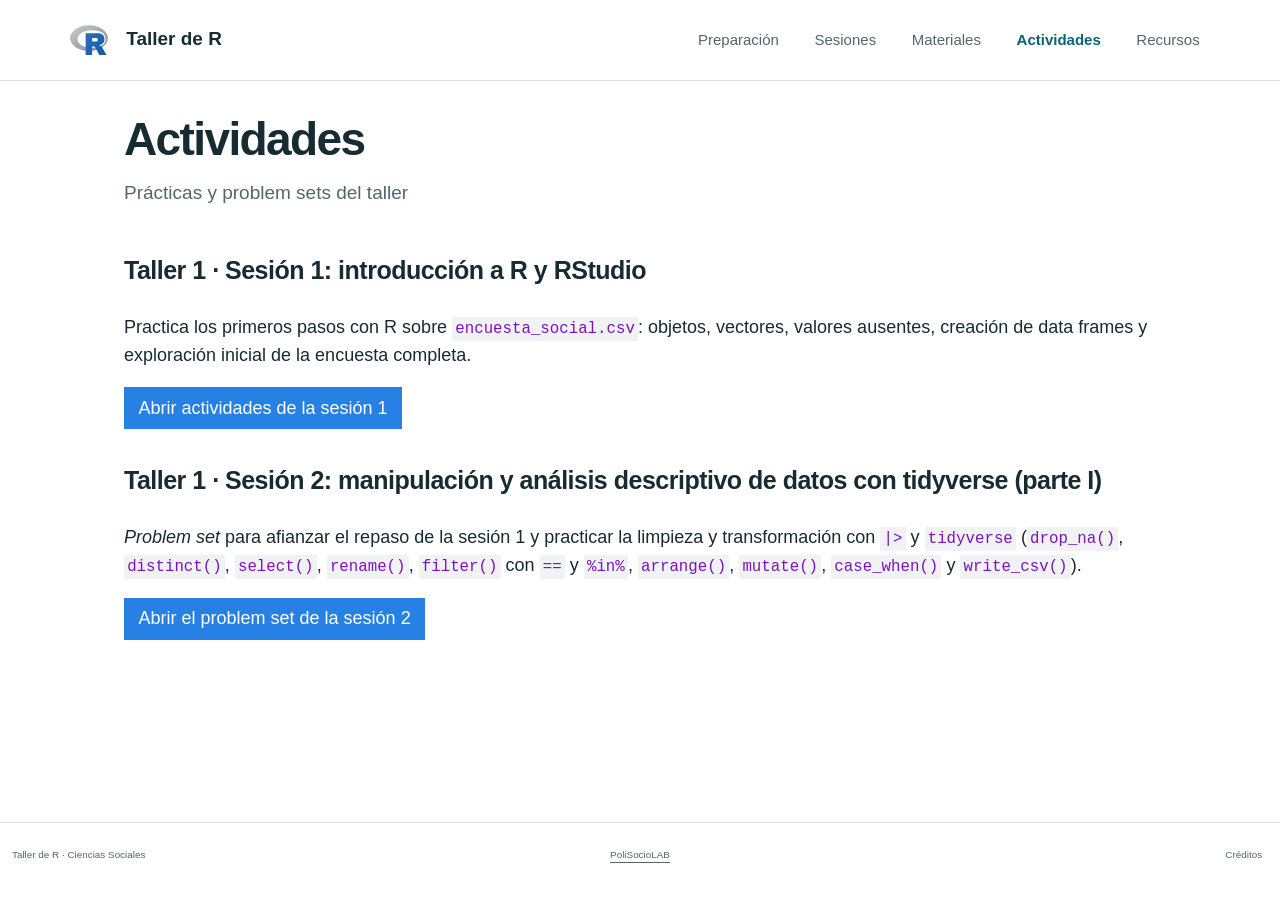
<file: actividades.html>
<!DOCTYPE html>
<html xmlns="http://www.w3.org/1999/xhtml" lang="es" xml:lang="es"><head>

<meta charset="utf-8">
<meta name="generator" content="quarto-1.10.19">

<meta name="viewport" content="width=device-width, initial-scale=1.0, user-scalable=yes">


<title>Actividades – Taller de R</title>
<style>
/* Default styles provided by pandoc.
** See https://pandoc.org/MANUAL.html#variables-for-html for config info.
*/
span.smallcaps{font-variant: small-caps;}
div.columns{display: flex; gap: 1.5em;}
div.column{flex: auto;}
@media screen {
div.columns{gap: min(4vw, 1.5em);}
div.column{overflow-x: auto;}
}
div.hanging-indent{margin-left: 1.5em; text-indent: -1.5em;}
ul.task-list{list-style: none;}
ul.task-list li input[type="checkbox"] {
  width: 0.8em;
  margin: 0 0.8em 0.2em -1em; /* quarto-specific, see https://github.com/quarto-dev/quarto-cli/issues/4556 */ 
  vertical-align: middle;
}
</style>


<script src="site_libs/quarto-nav/quarto-nav.js"></script>
<script src="site_libs/quarto-nav/headroom.min.js"></script>
<link href="./r.svg" rel="icon" type="image/svg+xml">
<script src="site_libs/clipboard/clipboard.min.js"></script>
<script src="site_libs/quarto-html/quarto.js" type="module"></script>
<script src="site_libs/quarto-html/tabsets/tabsets.js" type="module"></script>
<script src="site_libs/quarto-html/popper.min.js"></script>
<script src="site_libs/quarto-html/tippy.umd.min.js"></script>
<link href="site_libs/quarto-html/tippy.css" rel="stylesheet">
<link href="site_libs/quarto-html/quarto-syntax-highlighting-bf27225e3a48a9273f3daa8f8e829971.css" rel="stylesheet" id="quarto-text-highlighting-styles">
<script src="site_libs/bootstrap/bootstrap.min.js"></script>
<link href="site_libs/bootstrap/bootstrap-icons.css" rel="stylesheet">
<link href="site_libs/bootstrap/bootstrap-04a30caa94964a7d481b1c7be4f9f0eb.min.css" rel="stylesheet" append-hash="true" id="quarto-bootstrap" data-mode="light">
<script id="quarto-search-options" type="application/json">{
  "language": {
    "search-no-results-text": "No se han encontrado resultados",
    "search-matching-documents-text": "documentos encontrados",
    "search-copy-link-title": "Copiar el enlace en la búsqueda",
    "search-hide-matches-text": "Ocultar resultados adicionales",
    "search-more-match-text": "resultado adicional en este documento",
    "search-more-matches-text": "resultados adicionales en este documento",
    "search-clear-button-title": "Borrar",
    "search-text-placeholder": "",
    "search-detached-cancel-button-title": "Cancelar",
    "search-submit-button-title": "Enviar",
    "search-label": "Buscar"
  }
}</script>
<style>html{ scroll-behavior: smooth; }</style>


<link rel="stylesheet" href="estilos.css">
</head>

<body class="nav-fixed fullcontent quarto-light">

<div id="quarto-search-results"></div>
  <header id="quarto-header" class="headroom fixed-top">
    <nav class="navbar navbar-expand-lg " data-bs-theme="dark">
      <div class="navbar-container container-fluid">
      <div class="navbar-brand-container mx-auto">
    <a href="./index.html" class="navbar-brand navbar-brand-logo">
    <img src="./r.svg" alt="Logotipo de R" class="navbar-logo light-content">
    <img src="./r.svg" alt="Logotipo de R" class="navbar-logo dark-content">
    </a>
    <a class="navbar-brand" href="./index.html">
    <span class="navbar-title">Taller de R</span>
    </a>
  </div>
          <button class="navbar-toggler" type="button" data-bs-toggle="collapse" data-bs-target="#navbarCollapse" aria-controls="navbarCollapse" role="menu" aria-expanded="false" aria-label="Navegación de palanca" onclick="if (window.quartoToggleHeadroom) { window.quartoToggleHeadroom(); }">
  <span class="navbar-toggler-icon"></span>
</button>
          <div class="collapse navbar-collapse" id="navbarCollapse">
            <ul class="navbar-nav navbar-nav-scroll ms-auto">
  <li class="nav-item">
    <a class="nav-link" href="./preparacion.html"> 
<span class="menu-text">Preparación</span></a>
  </li>  
  <li class="nav-item">
    <a class="nav-link" href="./sesiones.html"> 
<span class="menu-text">Sesiones</span></a>
  </li>  
  <li class="nav-item">
    <a class="nav-link" href="./materiales.html"> 
<span class="menu-text">Materiales</span></a>
  </li>  
  <li class="nav-item">
    <a class="nav-link active" href="./actividades.html" aria-current="page"> 
<span class="menu-text">Actividades</span></a>
  </li>  
  <li class="nav-item">
    <a class="nav-link" href="./recursos.html"> 
<span class="menu-text">Recursos</span></a>
  </li>  
</ul>
          </div> <!-- /navcollapse -->
            <div class="quarto-navbar-tools">
</div>
      </div> <!-- /container-fluid -->
    </nav>
</header>
<!-- content -->
<div id="quarto-content" class="quarto-container page-columns page-rows-contents page-layout-article page-navbar">
<!-- sidebar -->
<!-- margin-sidebar -->
    
<!-- main -->
<main class="content" id="quarto-document-content">

<header id="title-block-header" class="quarto-title-block default">
<div class="quarto-title">
<h1 class="title">Actividades</h1>
<p class="subtitle lead">Prácticas y problem sets del taller</p>
</div>



<div class="quarto-title-meta">

    
  
    
  </div>
  


</header>


<section id="taller-1-sesión-1-introducción-a-r-y-rstudio" class="level2">
<h2 data-anchor-id="taller-1-sesión-1-introducción-a-r-y-rstudio">Taller 1 · Sesión 1: introducción a R y RStudio</h2>
<p>Practica los primeros pasos con R sobre <code>encuesta_social.csv</code>: objetos, vectores, valores ausentes, creación de data frames y exploración inicial de la encuesta completa.</p>
<p><a href="./actividades-sesion-1.html" class="btn btn-primary">Abrir actividades de la sesión 1</a></p>
</section>
<section id="taller-1-sesión-2-manipulación-y-análisis-descriptivo-de-datos-con-tidyverse-parte-i" class="level2">
<h2 data-anchor-id="taller-1-sesión-2-manipulación-y-análisis-descriptivo-de-datos-con-tidyverse-parte-i">Taller 1 · Sesión 2: manipulación y análisis descriptivo de datos con tidyverse (parte I)</h2>
<p><em>Problem set</em> para afianzar el repaso de la sesión 1 y practicar la limpieza y transformación con <code>|&gt;</code> y <code>tidyverse</code> (<code>drop_na()</code>, <code>distinct()</code>, <code>select()</code>, <code>rename()</code>, <code>filter()</code> con <code>==</code> y <code>%in%</code>, <code>arrange()</code>, <code>mutate()</code>, <code>case_when()</code> y <code>write_csv()</code>).</p>
<p><a href="./actividades-sesion-2.html" class="btn btn-primary">Abrir el problem set de la sesión 2</a></p>


</section>

</main> <!-- /main -->
<script id="quarto-html-after-body" type="application/javascript">
  window.document.addEventListener("DOMContentLoaded", function (event) {
    const isCodeAnnotation = (el) => {
      for (const clz of el.classList) {
        if (clz.startsWith('code-annotation-')) {                     
          return true;
        }
      }
      return false;
    }
    const onCopySuccess = function(e) {
      // button target
      const button = e.trigger;
      // don't keep focus
      button.blur();
      // flash "checked"
      button.classList.add('code-copy-button-checked');
      var currentTitle = button.getAttribute("title");
      button.setAttribute("title", "Copiado");
      let tooltip;
      if (window.bootstrap) {
        button.setAttribute("data-bs-toggle", "tooltip");
        button.setAttribute("data-bs-placement", "left");
        button.setAttribute("data-bs-title", "Copiado");
        tooltip = new bootstrap.Tooltip(button, 
          { trigger: "manual", 
            customClass: "code-copy-button-tooltip",
            offset: [0, -8]});
        tooltip.show();    
      }
      setTimeout(function() {
        if (tooltip) {
          tooltip.hide();
          button.removeAttribute("data-bs-title");
          button.removeAttribute("data-bs-toggle");
          button.removeAttribute("data-bs-placement");
        }
        button.setAttribute("title", currentTitle);
        button.classList.remove('code-copy-button-checked');
      }, 1000);
      // clear code selection
      e.clearSelection();
    }
    const getTextToCopy = function(trigger) {
      const outerScaffold = trigger.parentElement.cloneNode(true);
      const codeEl = outerScaffold.querySelector('code');
      for (const childEl of codeEl.children) {
        if (isCodeAnnotation(childEl)) {
          childEl.remove();
        }
      }
      return codeEl.innerText;
    }
    const clipboard = new window.ClipboardJS('.code-copy-button:not([data-in-quarto-modal])', {
      text: getTextToCopy
    });
    clipboard.on('success', onCopySuccess);
    if (window.document.getElementById('quarto-embedded-source-code-modal')) {
      const clipboardModal = new window.ClipboardJS('.code-copy-button[data-in-quarto-modal]', {
        text: getTextToCopy,
        container: window.document.getElementById('quarto-embedded-source-code-modal')
      });
      clipboardModal.on('success', onCopySuccess);
    }
      var localhostRegex = new RegExp(/^(?:http|https):\/\/localhost\:?[0-9]*\//);
      var mailtoRegex = new RegExp(/^mailto:/);
        var filterRegex = new RegExp("https:\/\/laboratorio-polisociolab\.github\.io\/R-workshop\/");
      var isInternal = (href) => {
          return filterRegex.test(href) || localhostRegex.test(href) || mailtoRegex.test(href);
      }
      // Inspect non-navigation links and adorn them if external
     var links = window.document.querySelectorAll('a[href]:not(.nav-link):not(.navbar-brand):not(.toc-action):not(.sidebar-link):not(.sidebar-item-toggle):not(.pagination-link):not(.no-external):not([aria-hidden]):not(.dropdown-item):not(.quarto-navigation-tool):not(.about-link)');
      for (var i=0; i<links.length; i++) {
        const link = links[i];
        if (!isInternal(link.href)) {
          // undo the damage that might have been done by quarto-nav.js in the case of
          // links that we want to consider external
          if (link.dataset.originalHref !== undefined) {
            link.href = link.dataset.originalHref;
          }
        }
      }
    function tippyHover(el, contentFn, onTriggerFn, onUntriggerFn) {
      const config = {
        allowHTML: true,
        maxWidth: 500,
        delay: 100,
        arrow: false,
        appendTo: function(el) {
            return el.parentElement;
        },
        interactive: true,
        interactiveBorder: 10,
        theme: 'quarto',
        placement: 'bottom-start',
      };
      if (contentFn) {
        config.content = contentFn;
      }
      if (onTriggerFn) {
        config.onTrigger = onTriggerFn;
      }
      if (onUntriggerFn) {
        config.onUntrigger = onUntriggerFn;
      }
      window.tippy(el, config); 
    }
    const noterefs = window.document.querySelectorAll('a[role="doc-noteref"]');
    for (var i=0; i<noterefs.length; i++) {
      const ref = noterefs[i];
      tippyHover(ref, function() {
        // use id or data attribute instead here
        let href = ref.getAttribute('data-footnote-href') || ref.getAttribute('href');
        try { href = new URL(href).hash; } catch {}
        const id = href.replace(/^#\/?/, "");
        const note = window.document.getElementById(id);
        if (note) {
          return note.innerHTML;
        } else {
          return "";
        }
      });
    }
    const xrefs = window.document.querySelectorAll('a.quarto-xref');
    const processXRef = (id, note) => {
      // Strip column container classes
      const stripColumnClz = (el) => {
        el.classList.remove("page-full", "page-columns");
        if (el.children) {
          for (const child of el.children) {
            stripColumnClz(child);
          }
        }
      }
      stripColumnClz(note)
      if (id === null || id.startsWith('sec-')) {
        // Special case sections, only their first couple elements
        const container = document.createElement("div");
        if (note.children && note.children.length > 2) {
          container.appendChild(note.children[0].cloneNode(true));
          for (let i = 1; i < note.children.length; i++) {
            const child = note.children[i];
            if (child.tagName === "P" && child.innerText === "") {
              continue;
            } else {
              container.appendChild(child.cloneNode(true));
              break;
            }
          }
          if (window.Quarto?.typesetMath) {
            window.Quarto.typesetMath(container);
          }
          return container.innerHTML
        } else {
          if (window.Quarto?.typesetMath) {
            window.Quarto.typesetMath(note);
          }
          return note.innerHTML;
        }
      } else {
        // Remove any anchor links if they are present
        const anchorLink = note.querySelector('a.anchorjs-link');
        if (anchorLink) {
          anchorLink.remove();
        }
        if (window.Quarto?.typesetMath) {
          window.Quarto.typesetMath(note);
        }
        if (note.classList.contains("callout")) {
          return note.outerHTML;
        } else {
          return note.innerHTML;
        }
      }
    }
    for (var i=0; i<xrefs.length; i++) {
      const xref = xrefs[i];
      tippyHover(xref, undefined, function(instance) {
        instance.disable();
        let url = xref.getAttribute('href');
        let hash = undefined; 
        if (url.startsWith('#')) {
          hash = url;
        } else {
          try { hash = new URL(url).hash; } catch {}
        }
        if (hash) {
          const id = hash.replace(/^#\/?/, "");
          const note = window.document.getElementById(id);
          if (note !== null) {
            try {
              const html = processXRef(id, note.cloneNode(true));
              instance.setContent(html);
            } finally {
              instance.enable();
              instance.show();
            }
          } else {
            // See if we can fetch this
            fetch(url.split('#')[0])
            .then(res => res.text())
            .then(html => {
              const parser = new DOMParser();
              const htmlDoc = parser.parseFromString(html, "text/html");
              const note = htmlDoc.getElementById(id);
              if (note !== null) {
                const html = processXRef(id, note);
                instance.setContent(html);
              } 
            }).finally(() => {
              instance.enable();
              instance.show();
            });
          }
        } else {
          // See if we can fetch a full url (with no hash to target)
          // This is a special case and we should probably do some content thinning / targeting
          fetch(url)
          .then(res => res.text())
          .then(html => {
            const parser = new DOMParser();
            const htmlDoc = parser.parseFromString(html, "text/html");
            const note = htmlDoc.querySelector('main.content');
            if (note !== null) {
              // This should only happen for chapter cross references
              // (since there is no id in the URL)
              // remove the first header
              if (note.children.length > 0 && note.children[0].tagName === "HEADER") {
                note.children[0].remove();
              }
              const html = processXRef(null, note);
              instance.setContent(html);
            } 
          }).finally(() => {
            instance.enable();
            instance.show();
          });
        }
      }, function(instance) {
      });
    }
        let selectedAnnoteEl;
        const selectorForAnnotation = ( cell, annotation) => {
          let cellAttr = 'data-code-cell="' + cell + '"';
          let lineAttr = 'data-code-annotation="' +  annotation + '"';
          const selector = 'span[' + cellAttr + '][' + lineAttr + ']';
          return selector;
        }
        const selectCodeLines = (annoteEl) => {
          const doc = window.document;
          const targetCell = annoteEl.getAttribute("data-target-cell");
          const targetAnnotation = annoteEl.getAttribute("data-target-annotation");
          const annoteSpan = window.document.querySelector(selectorForAnnotation(targetCell, targetAnnotation));
          const lines = annoteSpan.getAttribute("data-code-lines").split(",");
          const lineIds = lines.map((line) => {
            return targetCell + "-" + line;
          })
          let top = null;
          let height = null;
          let parent = null;
          if (lineIds.length > 0) {
              //compute the position of the single el (top and bottom and make a div)
              const el = window.document.getElementById(lineIds[0]);
              top = el.offsetTop;
              height = el.offsetHeight;
              parent = el.parentElement.parentElement;
            if (lineIds.length > 1) {
              const lastEl = window.document.getElementById(lineIds[lineIds.length - 1]);
              const bottom = lastEl.offsetTop + lastEl.offsetHeight;
              height = bottom - top;
            }
            if (top !== null && height !== null && parent !== null) {
              // cook up a div (if necessary) and position it 
              let div = window.document.getElementById("code-annotation-line-highlight");
              if (div === null) {
                div = window.document.createElement("div");
                div.setAttribute("id", "code-annotation-line-highlight");
                div.style.position = 'absolute';
                parent.appendChild(div);
              }
              div.style.top = top - 2 + "px";
              div.style.height = height + 4 + "px";
              div.style.left = 0;
              let gutterDiv = window.document.getElementById("code-annotation-line-highlight-gutter");
              if (gutterDiv === null) {
                gutterDiv = window.document.createElement("div");
                gutterDiv.setAttribute("id", "code-annotation-line-highlight-gutter");
                gutterDiv.style.position = 'absolute';
                const codeCell = window.document.getElementById(targetCell);
                const gutter = codeCell.querySelector('.code-annotation-gutter');
                gutter.appendChild(gutterDiv);
              }
              gutterDiv.style.top = top - 2 + "px";
              gutterDiv.style.height = height + 4 + "px";
            }
            selectedAnnoteEl = annoteEl;
          }
        };
        const unselectCodeLines = () => {
          const elementsIds = ["code-annotation-line-highlight", "code-annotation-line-highlight-gutter"];
          elementsIds.forEach((elId) => {
            const div = window.document.getElementById(elId);
            if (div) {
              div.remove();
            }
          });
          selectedAnnoteEl = undefined;
        };
          // Handle positioning of the toggle
      window.addEventListener(
        "resize",
        throttle(() => {
          elRect = undefined;
          if (selectedAnnoteEl) {
            selectCodeLines(selectedAnnoteEl);
          }
        }, 10)
      );
      function throttle(fn, ms) {
      let throttle = false;
      let timer;
        return (...args) => {
          if(!throttle) { // first call gets through
              fn.apply(this, args);
              throttle = true;
          } else { // all the others get throttled
              if(timer) clearTimeout(timer); // cancel #2
              timer = setTimeout(() => {
                fn.apply(this, args);
                timer = throttle = false;
              }, ms);
          }
        };
      }
        // Attach click handler to the DT
        const annoteDls = window.document.querySelectorAll('dt[data-target-cell]');
        for (const annoteDlNode of annoteDls) {
          annoteDlNode.addEventListener('click', (event) => {
            const clickedEl = event.target;
            if (clickedEl !== selectedAnnoteEl) {
              unselectCodeLines();
              const activeEl = window.document.querySelector('dt[data-target-cell].code-annotation-active');
              if (activeEl) {
                activeEl.classList.remove('code-annotation-active');
              }
              selectCodeLines(clickedEl);
              clickedEl.classList.add('code-annotation-active');
            } else {
              // Unselect the line
              unselectCodeLines();
              clickedEl.classList.remove('code-annotation-active');
            }
          });
        }
    const findCites = (el) => {
      const parentEl = el.parentElement;
      if (parentEl) {
        const cites = parentEl.dataset.cites;
        if (cites) {
          return {
            el,
            cites: cites.split(' ')
          };
        } else {
          return findCites(el.parentElement)
        }
      } else {
        return undefined;
      }
    };
    var bibliorefs = window.document.querySelectorAll('a[role="doc-biblioref"]');
    for (var i=0; i<bibliorefs.length; i++) {
      const ref = bibliorefs[i];
      const citeInfo = findCites(ref);
      if (citeInfo) {
        tippyHover(citeInfo.el, function() {
          var popup = window.document.createElement('div');
          citeInfo.cites.forEach(function(cite) {
            var citeDiv = window.document.createElement('div');
            citeDiv.classList.add('hanging-indent');
            citeDiv.classList.add('csl-entry');
            var biblioDiv = window.document.getElementById('ref-' + cite);
            if (biblioDiv) {
              citeDiv.innerHTML = biblioDiv.innerHTML;
            }
            popup.appendChild(citeDiv);
          });
          return popup.innerHTML;
        });
      }
    }
  });
  </script>
</div> <!-- /content -->
<footer class="footer">
  <div class="nav-footer">
    <div class="nav-footer-left">
<p>Taller de R · Ciencias Sociales</p>
</div>   
    <div class="nav-footer-center">
<p><a href="https://polisocio.ugr.es/investigacion/polisociolab" target="_blank" rel="noopener">PoliSocioLAB</a></p>
</div>
    <div class="nav-footer-right">
      <ul class="footer-items list-unstyled">
    <li class="nav-item">
    <a class="nav-link" href="./creditos.html">
<p>Créditos</p>
</a>
  </li>  
</ul>
    </div>
  </div>
</footer>




<script src="site_libs/quarto-html/zenscroll-min.js"></script>
</body></html>
</file>
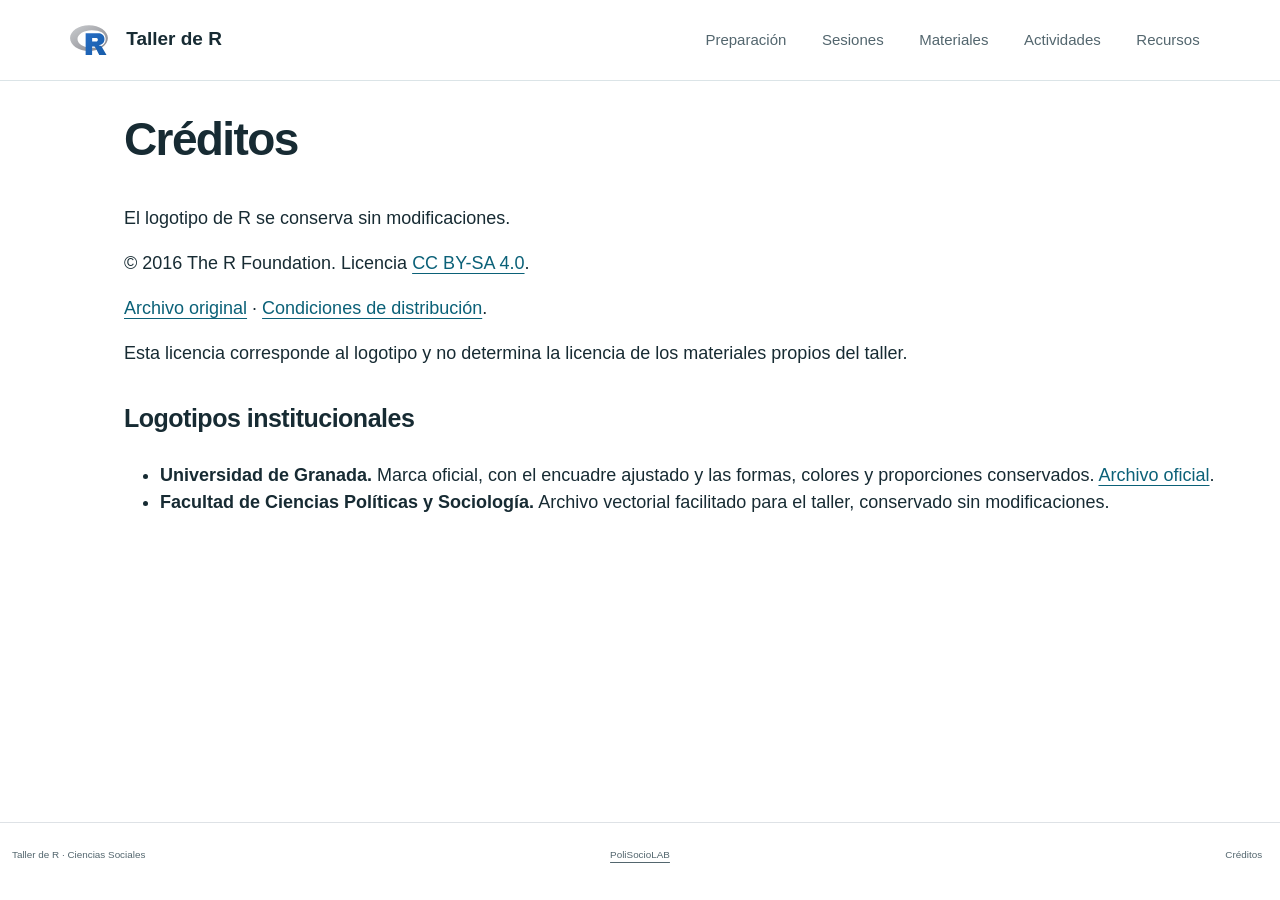
<file: creditos.html>
<!DOCTYPE html>
<html xmlns="http://www.w3.org/1999/xhtml" lang="es" xml:lang="es"><head>

<meta charset="utf-8">
<meta name="generator" content="quarto-1.10.19">

<meta name="viewport" content="width=device-width, initial-scale=1.0, user-scalable=yes">


<title>Créditos – Taller de R</title>
<style>
/* Default styles provided by pandoc.
** See https://pandoc.org/MANUAL.html#variables-for-html for config info.
*/
span.smallcaps{font-variant: small-caps;}
div.columns{display: flex; gap: 1.5em;}
div.column{flex: auto;}
@media screen {
div.columns{gap: min(4vw, 1.5em);}
div.column{overflow-x: auto;}
}
div.hanging-indent{margin-left: 1.5em; text-indent: -1.5em;}
ul.task-list{list-style: none;}
ul.task-list li input[type="checkbox"] {
  width: 0.8em;
  margin: 0 0.8em 0.2em -1em; /* quarto-specific, see https://github.com/quarto-dev/quarto-cli/issues/4556 */ 
  vertical-align: middle;
}
</style>


<script src="site_libs/quarto-nav/quarto-nav.js"></script>
<script src="site_libs/quarto-nav/headroom.min.js"></script>
<link href="./r.svg" rel="icon" type="image/svg+xml">
<script src="site_libs/clipboard/clipboard.min.js"></script>
<script src="site_libs/quarto-html/quarto.js" type="module"></script>
<script src="site_libs/quarto-html/tabsets/tabsets.js" type="module"></script>
<script src="site_libs/quarto-html/popper.min.js"></script>
<script src="site_libs/quarto-html/tippy.umd.min.js"></script>
<link href="site_libs/quarto-html/tippy.css" rel="stylesheet">
<link href="site_libs/quarto-html/quarto-syntax-highlighting-bf27225e3a48a9273f3daa8f8e829971.css" rel="stylesheet" id="quarto-text-highlighting-styles">
<script src="site_libs/bootstrap/bootstrap.min.js"></script>
<link href="site_libs/bootstrap/bootstrap-icons.css" rel="stylesheet">
<link href="site_libs/bootstrap/bootstrap-04a30caa94964a7d481b1c7be4f9f0eb.min.css" rel="stylesheet" append-hash="true" id="quarto-bootstrap" data-mode="light">
<script id="quarto-search-options" type="application/json">{
  "language": {
    "search-no-results-text": "No se han encontrado resultados",
    "search-matching-documents-text": "documentos encontrados",
    "search-copy-link-title": "Copiar el enlace en la búsqueda",
    "search-hide-matches-text": "Ocultar resultados adicionales",
    "search-more-match-text": "resultado adicional en este documento",
    "search-more-matches-text": "resultados adicionales en este documento",
    "search-clear-button-title": "Borrar",
    "search-text-placeholder": "",
    "search-detached-cancel-button-title": "Cancelar",
    "search-submit-button-title": "Enviar",
    "search-label": "Buscar"
  }
}</script>
<style>html{ scroll-behavior: smooth; }</style>


<link rel="stylesheet" href="estilos.css">
</head>

<body class="nav-fixed fullcontent quarto-light">

<div id="quarto-search-results"></div>
  <header id="quarto-header" class="headroom fixed-top">
    <nav class="navbar navbar-expand-lg " data-bs-theme="dark">
      <div class="navbar-container container-fluid">
      <div class="navbar-brand-container mx-auto">
    <a href="./index.html" class="navbar-brand navbar-brand-logo">
    <img src="./r.svg" alt="Logotipo de R" class="navbar-logo light-content">
    <img src="./r.svg" alt="Logotipo de R" class="navbar-logo dark-content">
    </a>
    <a class="navbar-brand" href="./index.html">
    <span class="navbar-title">Taller de R</span>
    </a>
  </div>
          <button class="navbar-toggler" type="button" data-bs-toggle="collapse" data-bs-target="#navbarCollapse" aria-controls="navbarCollapse" role="menu" aria-expanded="false" aria-label="Navegación de palanca" onclick="if (window.quartoToggleHeadroom) { window.quartoToggleHeadroom(); }">
  <span class="navbar-toggler-icon"></span>
</button>
          <div class="collapse navbar-collapse" id="navbarCollapse">
            <ul class="navbar-nav navbar-nav-scroll ms-auto">
  <li class="nav-item">
    <a class="nav-link" href="./preparacion.html"> 
<span class="menu-text">Preparación</span></a>
  </li>  
  <li class="nav-item">
    <a class="nav-link" href="./sesiones.html"> 
<span class="menu-text">Sesiones</span></a>
  </li>  
  <li class="nav-item">
    <a class="nav-link" href="./materiales.html"> 
<span class="menu-text">Materiales</span></a>
  </li>  
  <li class="nav-item">
    <a class="nav-link" href="./actividades.html"> 
<span class="menu-text">Actividades</span></a>
  </li>  
  <li class="nav-item">
    <a class="nav-link" href="./recursos.html"> 
<span class="menu-text">Recursos</span></a>
  </li>  
</ul>
          </div> <!-- /navcollapse -->
            <div class="quarto-navbar-tools">
</div>
      </div> <!-- /container-fluid -->
    </nav>
</header>
<!-- content -->
<div id="quarto-content" class="quarto-container page-columns page-rows-contents page-layout-article page-navbar">
<!-- sidebar -->
<!-- margin-sidebar -->
    
<!-- main -->
<main class="content" id="quarto-document-content">

<header id="title-block-header" class="quarto-title-block default">
<div class="quarto-title">
<h1 class="title">Créditos</h1>
</div>



<div class="quarto-title-meta">

    
  
    
  </div>
  


</header>


<p>El logotipo de R se conserva sin modificaciones.</p>
<p>© 2016 The R Foundation. Licencia <a href="https://creativecommons.org/licenses/by-sa/4.0/">CC BY-SA 4.0</a>.</p>
<p><a href="https://www.r-project.org/logo/Rlogo.svg">Archivo original</a> · <a href="https://www.r-project.org/logo/">Condiciones de distribución</a>.</p>
<p>Esta licencia corresponde al logotipo y no determina la licencia de los materiales propios del taller.</p>
<section id="logotipos-institucionales" class="level2">
<h2 data-anchor-id="logotipos-institucionales">Logotipos institucionales</h2>
<ul>
<li><strong>Universidad de Granada.</strong> Marca oficial, con el encuadre ajustado y las formas, colores y proporciones conservados. <a href="https://secretariageneral.ugr.es/sites/webugr/secretariageneral/public/inline-files/UGR-MARCA-01-color.svg">Archivo oficial</a>.</li>
<li><strong>Facultad de Ciencias Políticas y Sociología.</strong> Archivo vectorial facilitado para el taller, conservado sin modificaciones.</li>
</ul>


</section>

</main> <!-- /main -->
<script id="quarto-html-after-body" type="application/javascript">
  window.document.addEventListener("DOMContentLoaded", function (event) {
    const isCodeAnnotation = (el) => {
      for (const clz of el.classList) {
        if (clz.startsWith('code-annotation-')) {                     
          return true;
        }
      }
      return false;
    }
    const onCopySuccess = function(e) {
      // button target
      const button = e.trigger;
      // don't keep focus
      button.blur();
      // flash "checked"
      button.classList.add('code-copy-button-checked');
      var currentTitle = button.getAttribute("title");
      button.setAttribute("title", "Copiado");
      let tooltip;
      if (window.bootstrap) {
        button.setAttribute("data-bs-toggle", "tooltip");
        button.setAttribute("data-bs-placement", "left");
        button.setAttribute("data-bs-title", "Copiado");
        tooltip = new bootstrap.Tooltip(button, 
          { trigger: "manual", 
            customClass: "code-copy-button-tooltip",
            offset: [0, -8]});
        tooltip.show();    
      }
      setTimeout(function() {
        if (tooltip) {
          tooltip.hide();
          button.removeAttribute("data-bs-title");
          button.removeAttribute("data-bs-toggle");
          button.removeAttribute("data-bs-placement");
        }
        button.setAttribute("title", currentTitle);
        button.classList.remove('code-copy-button-checked');
      }, 1000);
      // clear code selection
      e.clearSelection();
    }
    const getTextToCopy = function(trigger) {
      const outerScaffold = trigger.parentElement.cloneNode(true);
      const codeEl = outerScaffold.querySelector('code');
      for (const childEl of codeEl.children) {
        if (isCodeAnnotation(childEl)) {
          childEl.remove();
        }
      }
      return codeEl.innerText;
    }
    const clipboard = new window.ClipboardJS('.code-copy-button:not([data-in-quarto-modal])', {
      text: getTextToCopy
    });
    clipboard.on('success', onCopySuccess);
    if (window.document.getElementById('quarto-embedded-source-code-modal')) {
      const clipboardModal = new window.ClipboardJS('.code-copy-button[data-in-quarto-modal]', {
        text: getTextToCopy,
        container: window.document.getElementById('quarto-embedded-source-code-modal')
      });
      clipboardModal.on('success', onCopySuccess);
    }
      var localhostRegex = new RegExp(/^(?:http|https):\/\/localhost\:?[0-9]*\//);
      var mailtoRegex = new RegExp(/^mailto:/);
        var filterRegex = new RegExp("https:\/\/laboratorio-polisociolab\.github\.io\/R-workshop\/");
      var isInternal = (href) => {
          return filterRegex.test(href) || localhostRegex.test(href) || mailtoRegex.test(href);
      }
      // Inspect non-navigation links and adorn them if external
     var links = window.document.querySelectorAll('a[href]:not(.nav-link):not(.navbar-brand):not(.toc-action):not(.sidebar-link):not(.sidebar-item-toggle):not(.pagination-link):not(.no-external):not([aria-hidden]):not(.dropdown-item):not(.quarto-navigation-tool):not(.about-link)');
      for (var i=0; i<links.length; i++) {
        const link = links[i];
        if (!isInternal(link.href)) {
          // undo the damage that might have been done by quarto-nav.js in the case of
          // links that we want to consider external
          if (link.dataset.originalHref !== undefined) {
            link.href = link.dataset.originalHref;
          }
        }
      }
    function tippyHover(el, contentFn, onTriggerFn, onUntriggerFn) {
      const config = {
        allowHTML: true,
        maxWidth: 500,
        delay: 100,
        arrow: false,
        appendTo: function(el) {
            return el.parentElement;
        },
        interactive: true,
        interactiveBorder: 10,
        theme: 'quarto',
        placement: 'bottom-start',
      };
      if (contentFn) {
        config.content = contentFn;
      }
      if (onTriggerFn) {
        config.onTrigger = onTriggerFn;
      }
      if (onUntriggerFn) {
        config.onUntrigger = onUntriggerFn;
      }
      window.tippy(el, config); 
    }
    const noterefs = window.document.querySelectorAll('a[role="doc-noteref"]');
    for (var i=0; i<noterefs.length; i++) {
      const ref = noterefs[i];
      tippyHover(ref, function() {
        // use id or data attribute instead here
        let href = ref.getAttribute('data-footnote-href') || ref.getAttribute('href');
        try { href = new URL(href).hash; } catch {}
        const id = href.replace(/^#\/?/, "");
        const note = window.document.getElementById(id);
        if (note) {
          return note.innerHTML;
        } else {
          return "";
        }
      });
    }
    const xrefs = window.document.querySelectorAll('a.quarto-xref');
    const processXRef = (id, note) => {
      // Strip column container classes
      const stripColumnClz = (el) => {
        el.classList.remove("page-full", "page-columns");
        if (el.children) {
          for (const child of el.children) {
            stripColumnClz(child);
          }
        }
      }
      stripColumnClz(note)
      if (id === null || id.startsWith('sec-')) {
        // Special case sections, only their first couple elements
        const container = document.createElement("div");
        if (note.children && note.children.length > 2) {
          container.appendChild(note.children[0].cloneNode(true));
          for (let i = 1; i < note.children.length; i++) {
            const child = note.children[i];
            if (child.tagName === "P" && child.innerText === "") {
              continue;
            } else {
              container.appendChild(child.cloneNode(true));
              break;
            }
          }
          if (window.Quarto?.typesetMath) {
            window.Quarto.typesetMath(container);
          }
          return container.innerHTML
        } else {
          if (window.Quarto?.typesetMath) {
            window.Quarto.typesetMath(note);
          }
          return note.innerHTML;
        }
      } else {
        // Remove any anchor links if they are present
        const anchorLink = note.querySelector('a.anchorjs-link');
        if (anchorLink) {
          anchorLink.remove();
        }
        if (window.Quarto?.typesetMath) {
          window.Quarto.typesetMath(note);
        }
        if (note.classList.contains("callout")) {
          return note.outerHTML;
        } else {
          return note.innerHTML;
        }
      }
    }
    for (var i=0; i<xrefs.length; i++) {
      const xref = xrefs[i];
      tippyHover(xref, undefined, function(instance) {
        instance.disable();
        let url = xref.getAttribute('href');
        let hash = undefined; 
        if (url.startsWith('#')) {
          hash = url;
        } else {
          try { hash = new URL(url).hash; } catch {}
        }
        if (hash) {
          const id = hash.replace(/^#\/?/, "");
          const note = window.document.getElementById(id);
          if (note !== null) {
            try {
              const html = processXRef(id, note.cloneNode(true));
              instance.setContent(html);
            } finally {
              instance.enable();
              instance.show();
            }
          } else {
            // See if we can fetch this
            fetch(url.split('#')[0])
            .then(res => res.text())
            .then(html => {
              const parser = new DOMParser();
              const htmlDoc = parser.parseFromString(html, "text/html");
              const note = htmlDoc.getElementById(id);
              if (note !== null) {
                const html = processXRef(id, note);
                instance.setContent(html);
              } 
            }).finally(() => {
              instance.enable();
              instance.show();
            });
          }
        } else {
          // See if we can fetch a full url (with no hash to target)
          // This is a special case and we should probably do some content thinning / targeting
          fetch(url)
          .then(res => res.text())
          .then(html => {
            const parser = new DOMParser();
            const htmlDoc = parser.parseFromString(html, "text/html");
            const note = htmlDoc.querySelector('main.content');
            if (note !== null) {
              // This should only happen for chapter cross references
              // (since there is no id in the URL)
              // remove the first header
              if (note.children.length > 0 && note.children[0].tagName === "HEADER") {
                note.children[0].remove();
              }
              const html = processXRef(null, note);
              instance.setContent(html);
            } 
          }).finally(() => {
            instance.enable();
            instance.show();
          });
        }
      }, function(instance) {
      });
    }
        let selectedAnnoteEl;
        const selectorForAnnotation = ( cell, annotation) => {
          let cellAttr = 'data-code-cell="' + cell + '"';
          let lineAttr = 'data-code-annotation="' +  annotation + '"';
          const selector = 'span[' + cellAttr + '][' + lineAttr + ']';
          return selector;
        }
        const selectCodeLines = (annoteEl) => {
          const doc = window.document;
          const targetCell = annoteEl.getAttribute("data-target-cell");
          const targetAnnotation = annoteEl.getAttribute("data-target-annotation");
          const annoteSpan = window.document.querySelector(selectorForAnnotation(targetCell, targetAnnotation));
          const lines = annoteSpan.getAttribute("data-code-lines").split(",");
          const lineIds = lines.map((line) => {
            return targetCell + "-" + line;
          })
          let top = null;
          let height = null;
          let parent = null;
          if (lineIds.length > 0) {
              //compute the position of the single el (top and bottom and make a div)
              const el = window.document.getElementById(lineIds[0]);
              top = el.offsetTop;
              height = el.offsetHeight;
              parent = el.parentElement.parentElement;
            if (lineIds.length > 1) {
              const lastEl = window.document.getElementById(lineIds[lineIds.length - 1]);
              const bottom = lastEl.offsetTop + lastEl.offsetHeight;
              height = bottom - top;
            }
            if (top !== null && height !== null && parent !== null) {
              // cook up a div (if necessary) and position it 
              let div = window.document.getElementById("code-annotation-line-highlight");
              if (div === null) {
                div = window.document.createElement("div");
                div.setAttribute("id", "code-annotation-line-highlight");
                div.style.position = 'absolute';
                parent.appendChild(div);
              }
              div.style.top = top - 2 + "px";
              div.style.height = height + 4 + "px";
              div.style.left = 0;
              let gutterDiv = window.document.getElementById("code-annotation-line-highlight-gutter");
              if (gutterDiv === null) {
                gutterDiv = window.document.createElement("div");
                gutterDiv.setAttribute("id", "code-annotation-line-highlight-gutter");
                gutterDiv.style.position = 'absolute';
                const codeCell = window.document.getElementById(targetCell);
                const gutter = codeCell.querySelector('.code-annotation-gutter');
                gutter.appendChild(gutterDiv);
              }
              gutterDiv.style.top = top - 2 + "px";
              gutterDiv.style.height = height + 4 + "px";
            }
            selectedAnnoteEl = annoteEl;
          }
        };
        const unselectCodeLines = () => {
          const elementsIds = ["code-annotation-line-highlight", "code-annotation-line-highlight-gutter"];
          elementsIds.forEach((elId) => {
            const div = window.document.getElementById(elId);
            if (div) {
              div.remove();
            }
          });
          selectedAnnoteEl = undefined;
        };
          // Handle positioning of the toggle
      window.addEventListener(
        "resize",
        throttle(() => {
          elRect = undefined;
          if (selectedAnnoteEl) {
            selectCodeLines(selectedAnnoteEl);
          }
        }, 10)
      );
      function throttle(fn, ms) {
      let throttle = false;
      let timer;
        return (...args) => {
          if(!throttle) { // first call gets through
              fn.apply(this, args);
              throttle = true;
          } else { // all the others get throttled
              if(timer) clearTimeout(timer); // cancel #2
              timer = setTimeout(() => {
                fn.apply(this, args);
                timer = throttle = false;
              }, ms);
          }
        };
      }
        // Attach click handler to the DT
        const annoteDls = window.document.querySelectorAll('dt[data-target-cell]');
        for (const annoteDlNode of annoteDls) {
          annoteDlNode.addEventListener('click', (event) => {
            const clickedEl = event.target;
            if (clickedEl !== selectedAnnoteEl) {
              unselectCodeLines();
              const activeEl = window.document.querySelector('dt[data-target-cell].code-annotation-active');
              if (activeEl) {
                activeEl.classList.remove('code-annotation-active');
              }
              selectCodeLines(clickedEl);
              clickedEl.classList.add('code-annotation-active');
            } else {
              // Unselect the line
              unselectCodeLines();
              clickedEl.classList.remove('code-annotation-active');
            }
          });
        }
    const findCites = (el) => {
      const parentEl = el.parentElement;
      if (parentEl) {
        const cites = parentEl.dataset.cites;
        if (cites) {
          return {
            el,
            cites: cites.split(' ')
          };
        } else {
          return findCites(el.parentElement)
        }
      } else {
        return undefined;
      }
    };
    var bibliorefs = window.document.querySelectorAll('a[role="doc-biblioref"]');
    for (var i=0; i<bibliorefs.length; i++) {
      const ref = bibliorefs[i];
      const citeInfo = findCites(ref);
      if (citeInfo) {
        tippyHover(citeInfo.el, function() {
          var popup = window.document.createElement('div');
          citeInfo.cites.forEach(function(cite) {
            var citeDiv = window.document.createElement('div');
            citeDiv.classList.add('hanging-indent');
            citeDiv.classList.add('csl-entry');
            var biblioDiv = window.document.getElementById('ref-' + cite);
            if (biblioDiv) {
              citeDiv.innerHTML = biblioDiv.innerHTML;
            }
            popup.appendChild(citeDiv);
          });
          return popup.innerHTML;
        });
      }
    }
  });
  </script>
</div> <!-- /content -->
<footer class="footer">
  <div class="nav-footer">
    <div class="nav-footer-left">
<p>Taller de R · Ciencias Sociales</p>
</div>   
    <div class="nav-footer-center">
<p><a href="https://polisocio.ugr.es/investigacion/polisociolab" target="_blank" rel="noopener">PoliSocioLAB</a></p>
</div>
    <div class="nav-footer-right">
      <ul class="footer-items list-unstyled">
    <li class="nav-item">
    <a class="nav-link active" href="./creditos.html" aria-current="page">
<p>Créditos</p>
</a>
  </li>  
</ul>
    </div>
  </div>
</footer>




<script src="site_libs/quarto-html/zenscroll-min.js"></script>
</body></html>
</file>
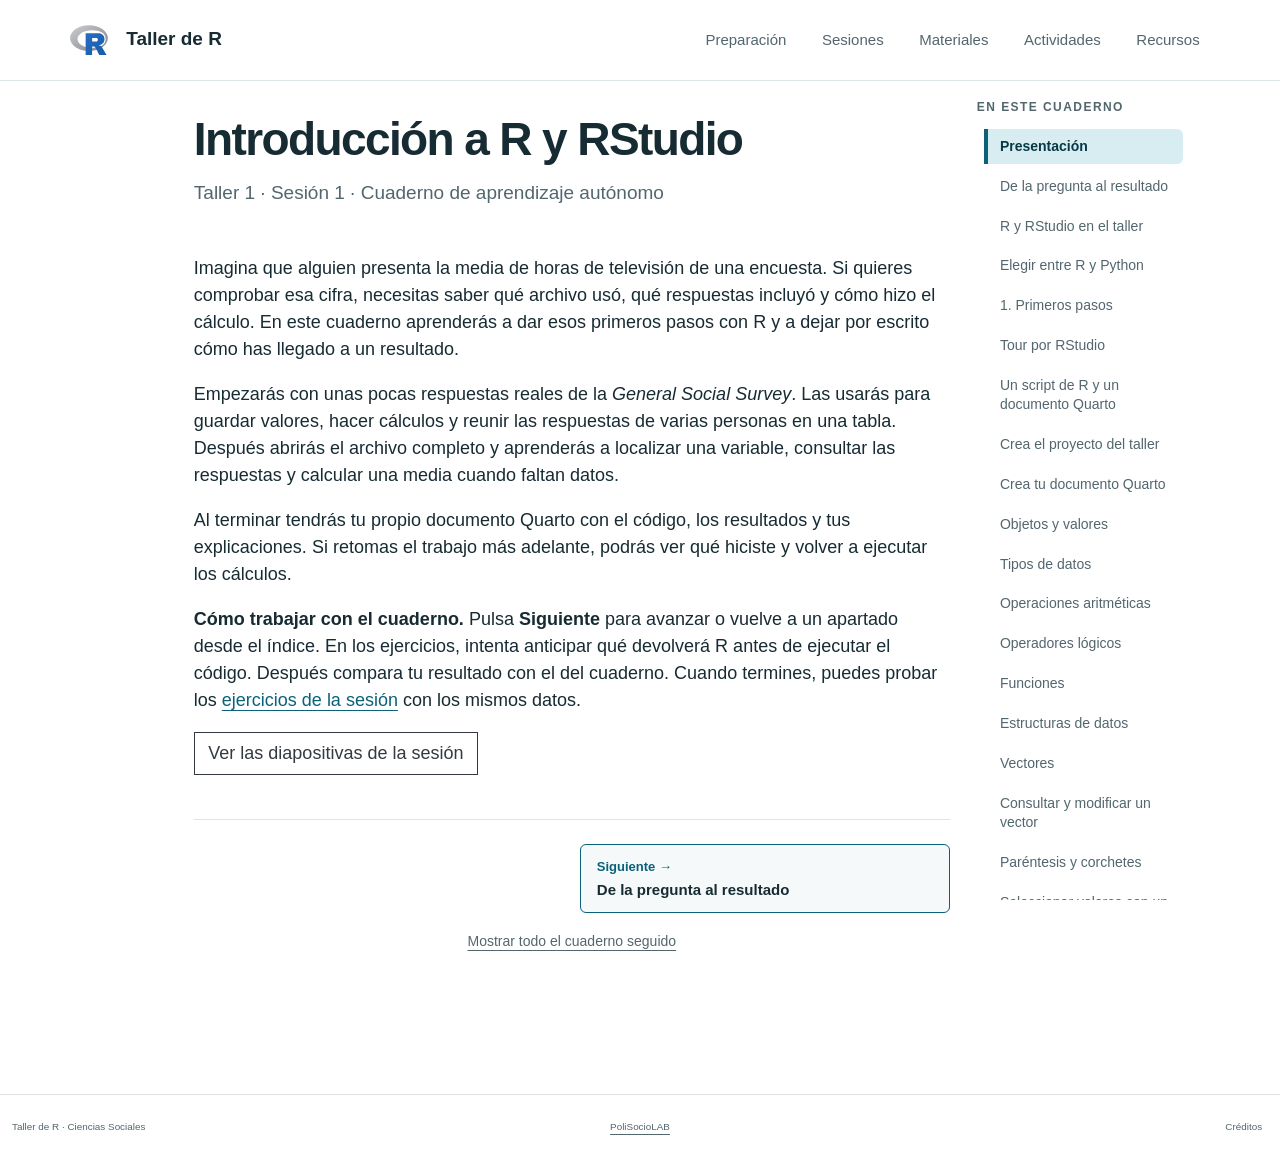
<file: cuaderno-sesion-1.html>
<!DOCTYPE html>
<html xmlns="http://www.w3.org/1999/xhtml" lang="es" xml:lang="es"><head>

<meta charset="utf-8">
<meta name="generator" content="quarto-1.10.19">

<meta name="viewport" content="width=device-width, initial-scale=1.0, user-scalable=yes">


<title>Introducción a R y RStudio – Taller de R</title>
<style>
/* Default styles provided by pandoc.
** See https://pandoc.org/MANUAL.html#variables-for-html for config info.
*/
span.smallcaps{font-variant: small-caps;}
div.columns{display: flex; gap: 1.5em;}
div.column{flex: auto;}
@media screen {
div.columns{gap: min(4vw, 1.5em);}
div.column{overflow-x: auto;}
}
div.hanging-indent{margin-left: 1.5em; text-indent: -1.5em;}
ul.task-list{list-style: none;}
ul.task-list li input[type="checkbox"] {
  width: 0.8em;
  margin: 0 0.8em 0.2em -1em; /* quarto-specific, see https://github.com/quarto-dev/quarto-cli/issues/4556 */ 
  vertical-align: middle;
}
/* CSS for syntax highlighting */
html { -webkit-text-size-adjust: 100%; }
pre > code.sourceCode { white-space: pre; position: relative; }
pre > code.sourceCode > span { display: inline-block; line-height: 1.25; }
pre > code.sourceCode > span:empty { height: 1.2em; }
.sourceCode { overflow: visible; }
code.sourceCode > span { color: inherit; text-decoration: inherit; }
div.sourceCode { margin: 1em 0; }
pre.sourceCode { margin: 0; }
@media screen {
div.sourceCode { overflow: auto; }
}
@media print {
pre > code.sourceCode { white-space: pre-wrap; }
pre > code.sourceCode > span { text-indent: -5em; padding-left: 5em; }
}
pre.numberSource code
  { counter-reset: source-line 0; }
pre.numberSource code > span
  { position: relative; left: -4em; counter-increment: source-line; }
pre.numberSource code > span > a:first-child::before
  { content: counter(source-line);
    position: relative; left: -1em; text-align: right; vertical-align: baseline;
    border: none; display: inline-block;
    -webkit-touch-callout: none; -webkit-user-select: none;
    -khtml-user-select: none; -moz-user-select: none;
    -ms-user-select: none; user-select: none;
    padding: 0 4px; width: 4em;
  }
pre.numberSource { margin-left: 3em;  padding-left: 4px; }
div.sourceCode
  {   }
@media screen {
pre > code.sourceCode > span > a:first-child::before { text-decoration: underline; }
}
</style>


<script src="site_libs/quarto-nav/quarto-nav.js"></script>
<script src="site_libs/quarto-nav/headroom.min.js"></script>
<link href="./r.svg" rel="icon" type="image/svg+xml">
<script src="site_libs/clipboard/clipboard.min.js"></script>
<script src="site_libs/quarto-html/quarto.js" type="module"></script>
<script src="site_libs/quarto-html/tabsets/tabsets.js" type="module"></script>
<script src="site_libs/quarto-html/popper.min.js"></script>
<script src="site_libs/quarto-html/tippy.umd.min.js"></script>
<link href="site_libs/quarto-html/tippy.css" rel="stylesheet">
<link href="site_libs/quarto-html/quarto-syntax-highlighting-bf27225e3a48a9273f3daa8f8e829971.css" rel="stylesheet" id="quarto-text-highlighting-styles">
<script src="site_libs/bootstrap/bootstrap.min.js"></script>
<link href="site_libs/bootstrap/bootstrap-icons.css" rel="stylesheet">
<link href="site_libs/bootstrap/bootstrap-3c872c88186c3143be61f2e5a189e97c.min.css" rel="stylesheet" append-hash="true" id="quarto-bootstrap" data-mode="light">
<script id="quarto-search-options" type="application/json">{
  "language": {
    "search-no-results-text": "No se han encontrado resultados",
    "search-matching-documents-text": "documentos encontrados",
    "search-copy-link-title": "Copiar el enlace en la búsqueda",
    "search-hide-matches-text": "Ocultar resultados adicionales",
    "search-more-match-text": "resultado adicional en este documento",
    "search-more-matches-text": "resultados adicionales en este documento",
    "search-clear-button-title": "Borrar",
    "search-text-placeholder": "",
    "search-detached-cancel-button-title": "Cancelar",
    "search-submit-button-title": "Enviar",
    "search-label": "Buscar"
  }
}</script>
<style>html{ scroll-behavior: smooth; }</style>


<link rel="stylesheet" href="estilos.css">
</head>

<body class="nav-fixed quarto-light">

<div id="quarto-search-results"></div>
  <header id="quarto-header" class="headroom fixed-top">
    <nav class="navbar navbar-expand-lg " data-bs-theme="dark">
      <div class="navbar-container container-fluid">
      <div class="navbar-brand-container mx-auto">
    <a href="./index.html" class="navbar-brand navbar-brand-logo">
    <img src="./r.svg" alt="Logotipo de R" class="navbar-logo light-content">
    <img src="./r.svg" alt="Logotipo de R" class="navbar-logo dark-content">
    </a>
    <a class="navbar-brand" href="./index.html">
    <span class="navbar-title">Taller de R</span>
    </a>
  </div>
          <button class="navbar-toggler" type="button" data-bs-toggle="collapse" data-bs-target="#navbarCollapse" aria-controls="navbarCollapse" role="menu" aria-expanded="false" aria-label="Navegación de palanca" onclick="if (window.quartoToggleHeadroom) { window.quartoToggleHeadroom(); }">
  <span class="navbar-toggler-icon"></span>
</button>
          <div class="collapse navbar-collapse" id="navbarCollapse">
            <ul class="navbar-nav navbar-nav-scroll ms-auto">
  <li class="nav-item">
    <a class="nav-link" href="./preparacion.html"> 
<span class="menu-text">Preparación</span></a>
  </li>  
  <li class="nav-item">
    <a class="nav-link" href="./sesiones.html"> 
<span class="menu-text">Sesiones</span></a>
  </li>  
  <li class="nav-item">
    <a class="nav-link" href="./materiales.html"> 
<span class="menu-text">Materiales</span></a>
  </li>  
  <li class="nav-item">
    <a class="nav-link" href="./actividades.html"> 
<span class="menu-text">Actividades</span></a>
  </li>  
  <li class="nav-item">
    <a class="nav-link" href="./recursos.html"> 
<span class="menu-text">Recursos</span></a>
  </li>  
</ul>
          </div> <!-- /navcollapse -->
            <div class="quarto-navbar-tools">
</div>
      </div> <!-- /container-fluid -->
    </nav>
</header>
<!-- content -->
<div id="quarto-content" class="quarto-container page-columns page-rows-contents page-layout-article page-navbar">
<!-- sidebar -->
<!-- margin-sidebar -->
    <div id="quarto-margin-sidebar" class="sidebar margin-sidebar">
        <nav id="TOC" role="doc-toc" class="toc-active">
    <h2 id="toc-title">En este cuaderno</h2>
   
  <ul class="collapse">
  <li><a href="#esquema-talleres" id="toc-esquema-talleres" class="nav-link active" data-scroll-target="#esquema-talleres">De la pregunta al resultado</a></li>
  <li><a href="#que-es-r-rstudio" id="toc-que-es-r-rstudio" class="nav-link" data-scroll-target="#que-es-r-rstudio">R y RStudio en el taller</a></li>
  <li><a href="#elegir-lenguaje" id="toc-elegir-lenguaje" class="nav-link" data-scroll-target="#elegir-lenguaje">Elegir entre R y Python</a></li>
  <li><a href="#primeros-pasos" id="toc-primeros-pasos" class="nav-link" data-scroll-target="#primeros-pasos">1. Primeros pasos</a></li>
  <li><a href="#tour-rstudio" id="toc-tour-rstudio" class="nav-link" data-scroll-target="#tour-rstudio">Tour por RStudio</a></li>
  <li><a href="#tipos-de-archivo" id="toc-tipos-de-archivo" class="nav-link" data-scroll-target="#tipos-de-archivo">Un script de R y un documento Quarto</a></li>
  <li><a href="#crear-proyecto" id="toc-crear-proyecto" class="nav-link" data-scroll-target="#crear-proyecto">Crea el proyecto del taller</a></li>
  <li><a href="#crear-documento-quarto" id="toc-crear-documento-quarto" class="nav-link" data-scroll-target="#crear-documento-quarto">Crea tu documento Quarto</a></li>
  <li><a href="#objetos-y-valores" id="toc-objetos-y-valores" class="nav-link" data-scroll-target="#objetos-y-valores">Objetos y valores</a></li>
  <li><a href="#tipos-de-datos" id="toc-tipos-de-datos" class="nav-link" data-scroll-target="#tipos-de-datos">Tipos de datos</a></li>
  <li><a href="#operaciones-aritmeticas" id="toc-operaciones-aritmeticas" class="nav-link" data-scroll-target="#operaciones-aritmeticas">Operaciones aritméticas</a></li>
  <li><a href="#operadores-logicos" id="toc-operadores-logicos" class="nav-link" data-scroll-target="#operadores-logicos">Operadores lógicos</a></li>
  <li><a href="#funciones-en-r" id="toc-funciones-en-r" class="nav-link" data-scroll-target="#funciones-en-r">Funciones</a></li>
  <li><a href="#estructuras-datos" id="toc-estructuras-datos" class="nav-link" data-scroll-target="#estructuras-datos">Estructuras de datos</a></li>
  <li><a href="#estructuras-datos-vectores" id="toc-estructuras-datos-vectores" class="nav-link" data-scroll-target="#estructuras-datos-vectores">Vectores</a></li>
  <li><a href="#manipulacion-vectores" id="toc-manipulacion-vectores" class="nav-link" data-scroll-target="#manipulacion-vectores">Consultar y modificar un vector</a></li>
  <li><a href="#parentesis-corchetes" id="toc-parentesis-corchetes" class="nav-link" data-scroll-target="#parentesis-corchetes">Paréntesis y corchetes</a></li>
  <li><a href="#vectores-condicion" id="toc-vectores-condicion" class="nav-link" data-scroll-target="#vectores-condicion">Seleccionar valores con un criterio</a></li>
  <li><a href="#valores-ausentes-na" id="toc-valores-ausentes-na" class="nav-link" data-scroll-target="#valores-ausentes-na">Valores ausentes</a></li>
  <li><a href="#estructuras-datos-dataframe" id="toc-estructuras-datos-dataframe" class="nav-link" data-scroll-target="#estructuras-datos-dataframe">Crear un data frame</a></li>
  <li><a href="#dataset-gss-cat" id="toc-dataset-gss-cat" class="nav-link" data-scroll-target="#dataset-gss-cat">Conocer y descargar la encuesta</a></li>
  <li><a href="#paquetes-r" id="toc-paquetes-r" class="nav-link" data-scroll-target="#paquetes-r">Instalar y cargar paquetes</a></li>
  <li><a href="#cargar-datos-encuesta" id="toc-cargar-datos-encuesta" class="nav-link" data-scroll-target="#cargar-datos-encuesta">Importar el CSV</a></li>
  <li><a href="#explorar-datos-encuesta" id="toc-explorar-datos-encuesta" class="nav-link" data-scroll-target="#explorar-datos-encuesta">Explorar los datos</a></li>
  <li><a href="#manipulacion-dataframe-valores" id="toc-manipulacion-dataframe-valores" class="nav-link" data-scroll-target="#manipulacion-dataframe-valores">Consultar columnas, celdas y filas</a></li>
  <li><a href="#estructuras-datos-factores" id="toc-estructuras-datos-factores" class="nav-link" data-scroll-target="#estructuras-datos-factores">Factores y niveles</a></li>
  <li><a href="#factor-no-ordenado" id="toc-factor-no-ordenado" class="nav-link" data-scroll-target="#factor-no-ordenado">Factores sin orden y con orden</a></li>
  <li><a href="#resolucion-problemas-mensajes" id="toc-resolucion-problemas-mensajes" class="nav-link" data-scroll-target="#resolucion-problemas-mensajes">Interpretar los mensajes de R</a></li>
  <li><a href="#resolucion-problemas-comprobaciones" id="toc-resolucion-problemas-comprobaciones" class="nav-link" data-scroll-target="#resolucion-problemas-comprobaciones">Qué revisar cuando algo falla</a></li>
  <li><a href="#proxima-sesion" id="toc-proxima-sesion" class="nav-link" data-scroll-target="#proxima-sesion">Próxima sesión y lecturas</a></li>
  </ul>
</nav>
    </div>
<!-- main -->
<main class="content" id="quarto-document-content">

<header id="title-block-header" class="quarto-title-block default">
<div class="quarto-title">
<h1 class="title">Introducción a R y RStudio</h1>
<p class="subtitle lead">Taller 1 · Sesión 1 · Cuaderno de aprendizaje autónomo</p>
</div>



<div class="quarto-title-meta">

    
  
    
  </div>
  


</header>


<div id="intro-cuaderno">
<p>Imagina que alguien presenta la media de horas de televisión de una encuesta. Si quieres comprobar esa cifra, necesitas saber qué archivo usó, qué respuestas incluyó y cómo hizo el cálculo. En este cuaderno aprenderás a dar esos primeros pasos con R y a dejar por escrito cómo has llegado a un resultado.</p>
<p>Empezarás con unas pocas respuestas reales de la <em>General Social Survey</em>. Las usarás para guardar valores, hacer cálculos y reunir las respuestas de varias personas en una tabla. Después abrirás el archivo completo y aprenderás a localizar una variable, consultar las respuestas y calcular una media cuando faltan datos.</p>
<p>Al terminar tendrás tu propio documento Quarto con el código, los resultados y tus explicaciones. Si retomas el trabajo más adelante, podrás ver qué hiciste y volver a ejecutar los cálculos.</p>
<p><strong>Cómo trabajar con el cuaderno.</strong> Pulsa <strong>Siguiente</strong> para avanzar o vuelve a un apartado desde el índice. En los ejercicios, intenta anticipar qué devolverá R antes de ejecutar el código. Después compara tu resultado con el del cuaderno. Cuando termines, puedes probar los <a href="./actividades-sesion-1.html" target="_blank" rel="noopener">ejercicios de la sesión</a> con los mismos datos.</p>
<p><a href="https://laboratorio-polisociolab.github.io/R-workshop/taller-1/sesion-1/#/title-slide" class="btn btn-outline-secondary" target="_blank" rel="noopener">Ver las diapositivas de la sesión</a></p>
</div>
<details class="indice-cuaderno-movil">
<summary>
En este cuaderno
</summary>
<ul>
<li><a href="#intro-cuaderno" class="no-external">Presentación</a></li>
<li><a href="#esquema-talleres" class="no-external">De la pregunta al resultado</a></li>
<li><a href="#que-es-r-rstudio" class="no-external">R y RStudio en el taller</a></li>
<li><a href="#elegir-lenguaje" class="no-external">Elegir entre R y Python</a></li>
<li><a href="#primeros-pasos" class="no-external">1. Primeros pasos</a></li>
<li><a href="#tour-rstudio" class="no-external">Tour por RStudio</a></li>
<li><a href="#tipos-de-archivo" class="no-external">Un script de R y un documento Quarto</a></li>
<li><a href="#crear-proyecto" class="no-external">Crea el proyecto del taller</a></li>
<li><a href="#crear-documento-quarto" class="no-external">Crea tu documento Quarto</a></li>
<li><a href="#objetos-y-valores" class="no-external">Objetos y valores</a></li>
<li><a href="#tipos-de-datos" class="no-external">Tipos de datos</a></li>
<li><a href="#operaciones-aritmeticas" class="no-external">Operaciones aritméticas</a></li>
<li><a href="#operadores-logicos" class="no-external">Operadores lógicos</a></li>
<li><a href="#funciones-en-r" class="no-external">Funciones</a></li>
<li><a href="#estructuras-datos" class="no-external">Estructuras de datos</a></li>
<li><a href="#estructuras-datos-vectores" class="no-external">Vectores</a></li>
<li><a href="#manipulacion-vectores" class="no-external">Consultar y modificar un vector</a></li>
<li><a href="#parentesis-corchetes" class="no-external">Paréntesis y corchetes</a></li>
<li><a href="#vectores-condicion" class="no-external">Seleccionar valores con un criterio</a></li>
<li><a href="#valores-ausentes-na" class="no-external">Valores ausentes</a></li>
<li><a href="#estructuras-datos-dataframe" class="no-external">Crear un data frame</a></li>
<li><a href="#dataset-gss-cat" class="no-external">Conocer y descargar la encuesta</a></li>
<li><a href="#paquetes-r" class="no-external">Instalar y cargar paquetes</a></li>
<li><a href="#cargar-datos-encuesta" class="no-external">Importar el CSV</a></li>
<li><a href="#explorar-datos-encuesta" class="no-external">Explorar los datos</a></li>
<li><a href="#manipulacion-dataframe-valores" class="no-external">Consultar columnas, celdas y filas</a></li>
<li><a href="#estructuras-datos-factores" class="no-external">Factores y niveles</a></li>
<li><a href="#factor-no-ordenado" class="no-external">Factores sin orden y con orden</a></li>
<li><a href="#resolucion-problemas-mensajes" class="no-external">Interpretar los mensajes de R</a></li>
<li><a href="#resolucion-problemas-comprobaciones" class="no-external">Qué revisar cuando algo falla</a></li>
<li><a href="#proxima-sesion" class="no-external">Próxima sesión y lecturas</a></li>
</ul>
</details>
<section id="esquema-talleres" class="level2">
<h2 data-anchor-id="esquema-talleres">De la pregunta al resultado</h2>
<p><strong>¿Cuántas horas de televisión ven al día las personas encuestadas?</strong> Para responder, necesitamos saber qué mide la encuesta, encontrar la columna correspondiente y decidir qué hacer cuando falta una respuesta. Usaremos esta pregunta para seguir el recorrido que va desde un archivo de datos hasta un resultado que otra persona pueda entender y comprobar.</p>
<div class="quarto-figure quarto-figure-center">
<figure class="figure">
<p><img src="imagenes/data-workflow.png" class="img-fluid figure-img" alt="Primero se importan y ordenan los datos. Después se transforman, visualizan y modelan en un ciclo para entenderlos. Al final se comunican los resultados. La programación acompaña todo el proceso."></p>
<figcaption>Esquema del trabajo con datos.</figcaption>
</figure>
</div>
<p>El esquema de <em>R for Data Science</em> distingue la preparación de los datos, su exploración y la comunicación de los resultados. Las flechas del centro forman un ciclo. Si un gráfico te muestra algo inesperado, puedes volver a los datos, revisar cómo los has preparado y rehacer el gráfico. Escribir los pasos en R permite repetir ese recorrido. <a href="https://r4ds.hadley.nz/intro.html#what-you-will-learn" target="_blank" rel="noopener">Wickham, Çetinkaya-Rundel y Grolemund, <em>R for Data Science</em>, 2.ª ed., introducción</a>.</p>
<section id="proceso-datos" class="level3">
<h3 data-anchor-id="proceso-datos">El proceso paso a paso</h3>
<p>Trabajaremos con <code>encuesta_social.csv</code>, un archivo que guarda en forma de tabla una selección de respuestas de la <em>General Social Survey</em> de Estados Unidos. La columna <code>tvhours</code> recoge las horas diarias de televisión. <a href="https://forcats.tidyverse.org/reference/gss_cat.html" target="_blank" rel="noopener">Documentación de <code>gss_cat</code></a>.</p>
<ol type="1">
<li><strong>Importar.</strong> Abrimos el CSV desde R y lo cargamos como una tabla de datos. Comprobamos que se han leído las 21 483 observaciones y las 9 variables del archivo.</li>
<li><strong>Ordenar.</strong> Revisamos que la estructura de la tabla tenga sentido para la pregunta. Cada fila corresponde a una observación, cada columna a una variable y cada celda contiene un solo valor. En este archivo, la edad está en <code>age</code> y las horas de televisión están en <code>tvhours</code>. Ordenar en el sentido de <em>tidy data</em> se refiere a esa estructura. Podemos cambiar el orden de las filas y la tabla seguirá teniendo la misma estructura. <a href="https://r4ds.hadley.nz/data-tidy.html#tidy-data" target="_blank" rel="noopener">Capítulo sobre datos ordenados</a>.</li>
<li><strong>Transformar.</strong> Preparamos los datos para responder a la pregunta. En este caso, contamos cuántas personas tienen un valor registrado en <code>tvhours</code> y calculamos la media con esos valores. Una respuesta de cero horas entra en el cálculo. Una celda con <code>NA</code> indica que falta el dato y queda fuera de esa media.</li>
<li><strong>Visualizar y modelar.</strong> Un gráfico mostraría cuántas personas declararon cada número de horas. Un modelo estadístico ayudaría a estudiar una pregunta distinta, como si las horas de televisión tienden a aumentar con la edad. Para la pregunta de esta sesión basta con describir las respuestas del archivo.</li>
<li><strong>Comunicar.</strong> Indicamos qué hemos calculado, en qué unidad y con cuántas respuestas. En este archivo, <strong>entre las 11 337 personas con horas registradas, la media es de 2,98 horas diarias de televisión</strong>. Si alguien quiere comprobarlo, podrá seguir los pasos que hayamos anotado.</li>
</ol>
<p><strong>Antes de seguir.</strong> Una persona declara que ve cero horas de televisión y de otra no hay un dato registrado. ¿Cuál de las dos cuenta al calcular la media?</p>
<details class="solucion-cuaderno">
<summary>
Ver respuesta
</summary>
<p>La persona que declara cero horas cuenta como una respuesta más y aporta un cero a la suma. Para la otra persona, desconocemos las horas. Por eso la media se calcula con las respuestas que sí están registradas.</p>
</details>
</section>
</section>
<section id="que-es-r-rstudio" class="level2">
<h2 data-anchor-id="que-es-r-rstudio">R y RStudio en el taller</h2>
<p><strong>R es un lenguaje de programación pensado para trabajar con datos, hacer análisis estadísticos y crear gráficos.</strong> El programa R interpreta las instrucciones escritas en ese lenguaje y ejecuta los cálculos. <a href="https://www.r-project.org/about.html" target="_blank" rel="noopener">Proyecto R</a>.</p>
<p><strong>RStudio es la aplicación donde trabajaremos con R.</strong> Desde su ventana puedes escribir instrucciones y ver qué devuelve R. Después de instalar los dos programas, recorreremos esa ventana para aprender dónde se hace cada cosa. <a href="https://docs.posit.co/ide/user/" target="_blank" rel="noopener">Guía de RStudio</a>.</p>
<section id="por-que-r" class="level3">
<h3 data-anchor-id="por-que-r">¿Por qué empezamos con R?</h3>
<p>En Ciencias Sociales es habitual recibir una tabla de respuestas y necesitar una media, una comparación entre grupos o un gráfico. R reúne herramientas para preparar esos datos, analizarlos y presentar los resultados. Además, es software libre y puedes usarlo en casa. <a href="https://www.r-project.org/about.html" target="_blank" rel="noopener">Proyecto R</a>.</p>
<p>Imagina que dentro de un mes alguien te pregunta cómo obtuviste las 2,98 horas de televisión. Si guardaste el código y anotaste qué archivo usaste y cómo trataste los valores ausentes, podrá revisar qué respuestas entraron en la media. Si recibes una versión corregida del CSV con la misma estructura, puedes volver a ejecutar esos pasos y comprobar qué cambia. <a href="https://r4ds.hadley.nz/intro.html#what-you-will-learn" target="_blank" rel="noopener">Introducción de <em>R for Data Science</em></a>.</p>
</section>
</section>
<section id="elegir-lenguaje" class="level2">
<h2 data-anchor-id="elegir-lenguaje">Elegir entre R y Python</h2>
<section id="por-que-python" class="level3">
<h3 data-anchor-id="por-que-python">¿Cuándo puede convenir Python?</h3>
<p><strong>Python es un lenguaje de propósito general.</strong> Se usa para analizar datos y también para tareas como automatizar la descarga periódica de archivos o desarrollar aplicaciones web. Puede ser una elección práctica si el equipo ya usa Python para esas tareas o si necesita una herramienta que ya tiene disponible en ese lenguaje. <a href="https://www.python.org/about/" target="_blank" rel="noopener">Aplicaciones de Python</a>.</p>
<p>Por ejemplo, si estudias miles de actas municipales, podrías usar Python para recopilar los documentos y extraer el texto. Si el equipo trabaja con R para el análisis, puede recibir una tabla con una fila por documento y continuar desde ahí.</p>
</section>
<section id="r-vs-python" class="level3">
<h3 data-anchor-id="r-vs-python">R y Python: ¿cuál elegir?</h3>
<p>Piensa en la tarea que tienes delante, las herramientas que necesita y quién tendrá que repetir el trabajo. En este taller ya tenemos un CSV y queremos explorar una encuesta, hacer cálculos y explicar las decisiones. Por eso empezaremos con R. En un proyecto más amplio, puedes usar un lenguaje en todo el recorrido o combinar ambos si cada uno resuelve bien una parte.</p>
<p><strong>Antes de seguir.</strong> Quieres calcular la media de una columna del CSV en RStudio. ¿Qué herramienta ejecutará el cálculo? Si otra persona del equipo ya tiene un programa en Python que descarga una versión nueva del CSV cada semana, ¿podéis aprovecharlo?</p>
<details class="solucion-cuaderno">
<summary>
Ver respuesta
</summary>
<p>R ejecutará el cálculo y RStudio será el lugar desde el que escribas y pruebes las instrucciones. Podéis conservar el programa en Python para descargar el CSV y usar R para analizarlo. Lo que conecta ambas tareas es el archivo, que debe mantener las columnas y el formato que espera el análisis.</p>
</details>
<p>En el siguiente apartado prepararás tu espacio de trabajo en RStudio. Al final de la sesión volverás a la pregunta sobre las horas de televisión.</p>
</section>
</section>
<section id="primeros-pasos" class="level2">
<h2 data-anchor-id="primeros-pasos">1. Primeros pasos</h2>
<section id="instalacion" class="level3">
<h3 data-anchor-id="instalacion">Instala R y RStudio</h3>
<p>Instala <strong>R primero</strong>. RStudio lo necesita para ejecutar el código del taller. Una vez instalados los dos programas, abrirás RStudio para trabajar. Si ya los tienes, puedes pasar a la comprobación al final del apartado.</p>
<section id="instala-r" class="level4">
<h4 data-anchor-id="instala-r">1. Instala R</h4>
<p>Descarga el instalador que corresponda a tu sistema. Las páginas de CRAN indican qué versiones del sistema son compatibles.</p>
<ul>
<li><strong>Windows.</strong> Descarga el instalador <code>.exe</code> de la sección <em>Download R for Windows</em>. Ábrelo desde Descargas y sigue los pasos del asistente. <a href="https://cran.r-project.org/bin/windows/base/" target="_blank" rel="noopener">R para Windows</a>.</li>
<li><strong>macOS.</strong> En el menú Apple , abre <em>Acerca de este Mac</em>. Si ves <em>Chip Apple</em>, elige el paquete <code>arm64</code>. Si ves un procesador Intel, elige <code>x86_64</code>. Abre el archivo <code>.pkg</code> y sigue el asistente. <a href="https://cran.r-project.org/bin/macosx/" target="_blank" rel="noopener">R para macOS</a>.</li>
<li><strong>Linux.</strong> Sigue las instrucciones de CRAN para tu distribución, e.g.&nbsp;Ubuntu, Debian o Fedora. <a href="https://cloud.r-project.org/bin/linux/" target="_blank" rel="noopener">R para Linux</a>.</li>
</ul>
</section>
<section id="instala-rstudio-desktop" class="level4">
<h4 data-anchor-id="instala-rstudio-desktop">2. Instala RStudio Desktop</h4>
<p>En la página de Posit, ve a <strong>RStudio Desktop</strong> y descarga el instalador para tu sistema. En Windows, abre el <code>.exe</code> y sigue el asistente. En macOS, abre el <code>.dmg</code> y arrastra RStudio a <em>Aplicaciones</em>. En Linux, instala el paquete indicado para tu distribución. Comprueba en la página qué versiones de tu sistema admite cada instalador. <a href="https://docs.posit.co/ide/user/download.html#rstudio-desktop" target="_blank" rel="noopener">Descargas de RStudio Desktop</a>.</p>
</section>
<section id="comprobar-instalacion" class="level4">
<h4 data-anchor-id="comprobar-instalacion">Comprueba que funciona</h4>
<p>Abre RStudio y pulsa la pestaña <em>Console</em>. Busca el símbolo <code>&gt;</code>, que indica que R está listo para recibir una instrucción. Escribe <code>2 + 3</code> y pulsa <strong>Enter</strong>.</p>
<div class="code-copy-outer-scaffold"><div class="sourceCode" id="cb1"><pre class="sourceCode r code-with-copy"><code class="sourceCode r"><span id="cb1-1"><a href="#cb1-1" aria-hidden="true" tabindex="-1"></a><span class="co"># Pide a R que sume dos números.</span></span>
<span id="cb1-2"><a href="#cb1-2" aria-hidden="true" tabindex="-1"></a><span class="dv">2</span> <span class="sc">+</span> <span class="dv">3</span></span></code></pre></div><button title="Copiar al portapapeles" class="code-copy-button"><i class="bi"></i></button></div>
<pre class="text salida-r"><code>[1] 5</code></pre>
<p>Si aparece el 5, RStudio ha podido enviarle la instrucción a R y mostrar el resultado. Si RStudio indica que no encuentra R, comprueba que terminaste la instalación de R y vuelve a abrir RStudio.</p>
</section>
</section>
</section>
<section id="tour-rstudio" class="level2">
<h2 data-anchor-id="tour-rstudio">Tour por RStudio</h2>
<p>Ya has usado la consola para hacer una suma. Ahora fíjate en qué parte de la ventana puedes escribir el código que quieres guardar, dónde ves lo que R tiene en memoria y dónde están tus archivos.</p>
<p>La captura muestra una sesión de trabajo que ya está en marcha. Por ahora, fíjate en los nombres de los paneles. Si tu ventana tiene otra distribución, busca esos mismos nombres.</p>
<figure class="tour-rstudio figure">
  <div class="tour-rstudio-captura">
    <img src="imagenes/rstudio-tour-cuaderno.png" width="3024" height="1906" alt="Ventana de RStudio con el editor arriba a la izquierda, Console debajo, Environment arriba a la derecha y Files debajo." class="figure-img">
    <a class="tour-rstudio-marca no-external" href="#panel-editor" aria-label="1. Editor">1</a>
    <a class="tour-rstudio-marca no-external" href="#panel-consola" aria-label="2. Consola">2</a>
    <a class="tour-rstudio-marca no-external" href="#panel-entorno" aria-label="3. Entorno">3</a>
    <a class="tour-rstudio-marca no-external" href="#panel-consulta" aria-label="4. Archivos y otras pestañas">4</a>
  </div>
  <figcaption>Pulsa un número para ir a la explicación de ese panel. <a href="imagenes/rstudio-tour-cuaderno.png" target="_blank" rel="noopener">Abrir la captura a tamaño completo</a>.</figcaption>
</figure>
<section id="panel-editor" class="level3">
<h3 data-anchor-id="panel-editor">1. Editor</h3>
<p>El editor es el espacio donde escribes y revisas lo que quieres guardar en un archivo. En la captura ocupa la parte superior izquierda y tiene dos archivos abiertos, cada uno en su pestaña. Si acabas de abrir RStudio, puede que solo veas la consola a la izquierda. El editor aparecerá cuando abras o crees un archivo.</p>
</section>
<section id="panel-consola" class="level3">
<h3 data-anchor-id="panel-consola">2. Consola (<em>Console</em>)</h3>
<p>Aquí probaste <code>2 + 3</code> al terminar la instalación. El símbolo <code>&gt;</code> señala dónde escribir la instrucción. Tras pulsar <strong>Enter</strong>, R muestra su respuesta en la misma consola.</p>
</section>
<section id="panel-entorno" class="level3">
<h3 data-anchor-id="panel-entorno">3. Entorno (<em>Environment</em>)</h3>
<p>Muestra los datos y resultados a los que se les ha dado un nombre mientras se trabaja con R. En la captura puedes ver <code>edad</code> con el valor 25. Si solo has hecho la suma de la instalación, es normal que tu panel esté vacío.</p>
</section>
<section id="panel-consulta" class="level3">
<h3 data-anchor-id="panel-consulta">4. Archivos y otras pestañas</h3>
<ul>
<li><strong>Files</strong> muestra lo que hay guardado en una carpeta. En la captura puedes ver la lista de archivos debajo de <em>Name</em>.</li>
<li><strong>Plots</strong> muestra los gráficos que generas con R.</li>
<li><strong>Packages</strong> permite consultar los paquetes instalados, que son conjuntos de herramientas que amplían lo que puedes hacer con R.</li>
<li><strong>Help</strong> permite consultar la ayuda de R.</li>
</ul>
<p><strong>Antes de seguir.</strong> Mira tu ventana de RStudio. ¿Dónde escribirías otra suma? ¿En qué pestaña buscarías un archivo que ya guardaste?</p>
<details class="solucion-cuaderno">
<summary>
Ver respuesta
</summary>
<p>Puedes probar la suma en <em>Console</em> y buscar el archivo en <em>Files</em>.</p>
</details>
</section>
</section>
<section id="tipos-de-archivo" class="level2">
<h2 data-anchor-id="tipos-de-archivo">Un script de R y un documento Quarto</h2>
<p>Ya sabes dónde se escribe código y dónde aparece la respuesta de R. Ahora veremos dos maneras de guardar esas instrucciones. Puedes reconocer cada tipo de archivo por lo que viene después del punto en su nombre, <code>.R</code> o <code>.qmd</code>.</p>
<ul>
<li><strong>Un script <code>.R</code></strong> guarda instrucciones de R y puede incluir comentarios que empiezan por <code>#</code>. Desde RStudio puedes ejecutar una línea, una selección o el script completo. Al probar un cálculo en la consola, verás allí lo que devuelve R.</li>
<li><strong>Un documento Quarto <code>.qmd</code></strong> combina explicaciones y código. El código se escribe en <strong>bloques</strong>, unos recuadros donde puedes colocar y ejecutar una o varias instrucciones. Usaremos el editor <strong>Visual</strong> de RStudio para escribir el documento. Cuando pulses <strong>Render</strong>, Quarto ejecutará los bloques y generará un archivo HTML con el texto y los resultados que podrás leer en el navegador. <a href="https://r4ds.hadley.nz/quarto.html#quarto-basics" target="_blank" rel="noopener">Quarto en <em>R for Data Science</em></a>.</li>
</ul>
<section id="el-mismo-cálculo-en-los-dos-archivos" class="level3">
<h3 data-anchor-id="el-mismo-cálculo-en-los-dos-archivos">El mismo cálculo en los dos archivos</h3>
<p>Recupera la suma que usaste al comprobar la instalación. Puedes guardar la misma instrucción en un script o en un bloque de R de Quarto.</p>
<div class="code-copy-outer-scaffold"><div class="sourceCode" id="cb3"><pre class="sourceCode r code-with-copy"><code class="sourceCode r"><span id="cb3-1"><a href="#cb3-1" aria-hidden="true" tabindex="-1"></a><span class="co"># Suma dos números.</span></span>
<span id="cb3-2"><a href="#cb3-2" aria-hidden="true" tabindex="-1"></a><span class="dv">2</span> <span class="sc">+</span> <span class="dv">3</span></span></code></pre></div><button title="Copiar al portapapeles" class="code-copy-button"><i class="bi"></i></button></div>
<pre class="text salida-r"><code>[1] 5</code></pre>
<p>En Quarto puedes añadir debajo del bloque una frase para explicar el cálculo, e.g.&nbsp;«Sumé 2 y 3 para comprobar que R funciona». Al pulsar <strong>Render</strong>, podrás leer la instrucción, el resultado y tu explicación en el mismo HTML.</p>
</section>
<section id="por-qué-usaremos-quarto-en-el-taller" class="level3">
<h3 data-anchor-id="por-qué-usaremos-quarto-en-el-taller">Por qué usaremos Quarto en el taller</h3>
<p>Si estás empezando, ayuda poder trabajar en pequeños pasos. Escribes un bloque, lo ejecutas, compruebas el resultado y anotas lo que significa antes de pasar al siguiente. Cuando vuelvas al documento en casa, tendrás a mano tanto las instrucciones como el motivo por el que las escribiste.</p>
<p><strong>Antes de seguir.</strong> Has generado un HTML y quieres corregir una explicación. ¿En qué archivo harías el cambio?</p>
<details class="solucion-cuaderno">
<summary>
Ver respuesta
</summary>
<p>Abre el archivo <code>.qmd</code> en RStudio, cambia la explicación o el código y pulsa <strong>Render</strong>. Quarto generará el HTML actualizado a partir de ese documento.</p>
</details>
</section>
</section>
<section id="crear-proyecto" class="level2">
<h2 data-anchor-id="crear-proyecto">Crea el proyecto del taller</h2>
<p>En el tour vimos la pestaña <em>Files</em>, donde puedes consultar los archivos de una carpeta. Ahora vamos a crear una carpeta propia para el taller y decirle a RStudio que la use como punto de partida.</p>
<p>Un <strong>proyecto de RStudio</strong> tiene una carpeta principal y un archivo con extensión <code>.Rproj</code> que permite abrirla como espacio de trabajo. En esa carpeta guardaremos los datos, el código y los resultados del taller. Cuando abras el proyecto otro día, RStudio volverá a situarte en la misma carpeta. <a href="https://docs.posit.co/ide/user/ide/guide/code/projects.html" target="_blank" rel="noopener">Guía de proyectos de RStudio</a>.</p>
<section id="crea-taller_r-en-rstudio-desktop" class="level3">
<h3 data-anchor-id="crea-taller_r-en-rstudio-desktop">Crea <code>taller_R</code> en RStudio Desktop</h3>
<ol type="1">
<li>En el menú superior, elige <em>File → New Project…</em>.</li>
<li>En la ventana que se abre, pulsa <em>New Directory</em> y después <em>New Project</em>. Así RStudio creará la carpeta y el proyecto juntos.</li>
<li>En <em>Directory name</em>, escribe exactamente <code>taller_R</code>. En <em>Create project as subdirectory of</em>, elige la carpeta donde quieres guardarlo, e.g.&nbsp;<em>Documentos</em>. RStudio creará <code>taller_R</code> dentro del lugar que elijas.</li>
<li>Pulsa <em>Create Project</em>. RStudio abrirá el proyecto que acabas de crear.</li>
</ol>
<p>Si ya abriste un proyecto <code>taller_R</code> para el taller, puedes pasar directamente a la comprobación.</p>
</section>
<section id="comprueba-que-estás-en-el-proyecto" class="level3">
<h3 data-anchor-id="comprueba-que-estás-en-el-proyecto">Comprueba que estás en el proyecto</h3>
<p>En RStudio Desktop, busca <strong><code>taller_R</code></strong> en la esquina superior derecha. En <em>Files</em> debería aparecer <strong><code>taller_R.Rproj</code></strong>. RStudio crea ese archivo al preparar el proyecto. Cuando retomes el taller, ábrelo con un doble clic desde la carpeta <code>taller_R</code> o desde <em>File → Open Project…</em> en RStudio.</p>
</section>
</section>
<section id="crear-documento-quarto" class="level2">
<h2 data-anchor-id="crear-documento-quarto">Crea tu documento Quarto</h2>
<ol type="1">
<li>Con el proyecto <code>taller_R</code> abierto, elige <strong>File → New File → Quarto Document…</strong>.</li>
<li>En <strong>Title</strong>, escribe <code>quarto</code>. Selecciona <strong>HTML</strong>, deja marcada la opción <strong>Use visual markdown editor</strong> y pulsa <strong>Create</strong>.</li>
<li>Guarda el documento como <code>quarto.qmd</code> junto a <code>taller_R.Rproj</code>. Si aparece contenido de ejemplo, puedes borrarlo del cuerpo del documento.</li>
<li>En el editor <strong>Visual</strong>, coloca el cursor en una línea vacía. Abre el desplegable junto al icono verde con una <strong>C</strong> y un <strong>+</strong> y elige <strong>R</strong>.</li>
<li>Escribe este cálculo dentro del bloque y pulsa el triángulo verde del bloque para ejecutarlo.</li>
</ol>
<div class="code-copy-outer-scaffold"><div class="sourceCode" id="cb5"><pre class="sourceCode r code-with-copy"><code class="sourceCode r"><span id="cb5-1"><a href="#cb5-1" aria-hidden="true" tabindex="-1"></a><span class="co"># Comprueba que puedes ejecutar un bloque de R.</span></span>
<span id="cb5-2"><a href="#cb5-2" aria-hidden="true" tabindex="-1"></a><span class="dv">2</span> <span class="sc">+</span> <span class="dv">3</span></span></code></pre></div><button title="Copiar al portapapeles" class="code-copy-button"><i class="bi"></i></button></div>
<pre class="text salida-r"><code>[1] 5</code></pre>
<section id="genera-tu-primer-html" class="level3">
<h3 data-anchor-id="genera-tu-primer-html">Genera tu primer HTML</h3>
<p>Si aún no tienes instalado <code>rmarkdown</code>, ejecuta esta instrucción en la <strong>consola</strong> de RStudio. Quarto lo usa para preparar documentos con código de R. <a href="https://quarto.org/docs/computations/r.html#installation" target="_blank" rel="noopener">Instalación para usar R con Quarto</a>.</p>
<div class="code-copy-outer-scaffold"><div class="sourceCode" id="cb7"><pre class="sourceCode r code-with-copy"><code class="sourceCode r"><span id="cb7-1"><a href="#cb7-1" aria-hidden="true" tabindex="-1"></a><span class="co"># Instala el paquete que prepara Quarto para generar documentos con R.</span></span>
<span id="cb7-2"><a href="#cb7-2" aria-hidden="true" tabindex="-1"></a><span class="fu">install.packages</span>(<span class="st">"rmarkdown"</span>)</span></code></pre></div><button title="Copiar al portapapeles" class="code-copy-button"><i class="bi"></i></button></div>
<p>Con el paquete instalado, guarda el documento y pulsa <strong>Render</strong>. Comprueba que el HTML muestra el cálculo y el resultado, 5.</p>
<p>En los próximos pasos probarás instrucciones cortas en la consola. Volverás a <code>quarto.qmd</code> cuando empieces a trabajar con vectores. <a href="https://quarto.org/docs/get-started/hello/rstudio.html" target="_blank" rel="noopener">Guía de Quarto en RStudio</a>.</p>
</section>
</section>
<section id="objetos-y-valores" class="level2">
<h2 data-anchor-id="objetos-y-valores">Objetos y valores</h2>
<p>En la primera fila de <code>gss_cat</code>, la persona encuestada tiene <strong>26 años</strong>. Vamos a usar ese dato para aprender a guardarlo con un nombre y volver a utilizarlo. Para practicar basta con escribir el número en la consola de RStudio. Cargaremos el archivo completo más adelante. <a href="https://forcats.tidyverse.org/reference/gss_cat.html" target="_blank" rel="noopener">Datos de la encuesta <code>gss_cat</code></a>.</p>
<section id="guarda-un-valor-con-un-nombre" class="level3">
<h3 data-anchor-id="guarda-un-valor-con-un-nombre">Guarda un valor con un nombre</h3>
<p>Escribe <code>age &lt;- 26</code> en <em>Console</em> y pulsa <strong>Enter</strong>. Puedes leerlo como «<code>age</code> recibe 26».</p>
<div class="code-copy-outer-scaffold"><div class="sourceCode" id="cb8"><pre class="sourceCode r code-with-copy"><code class="sourceCode r"><span id="cb8-1"><a href="#cb8-1" aria-hidden="true" tabindex="-1"></a><span class="co"># Guarda la edad de la primera persona encuestada.</span></span>
<span id="cb8-2"><a href="#cb8-2" aria-hidden="true" tabindex="-1"></a>age <span class="ot">&lt;-</span> <span class="dv">26</span></span></code></pre></div><button title="Copiar al portapapeles" class="code-copy-button"><i class="bi"></i></button></div>
<ul>
<li><strong><code>26</code></strong> es el <strong>valor</strong> que queremos guardar.</li>
<li><strong><code>age</code></strong> es el nombre que usamos para referirnos a ese valor. También es el nombre de la columna de edad en la encuesta.</li>
<li><strong><code>&lt;-</code></strong> es el signo de <strong>asignación</strong>. Le pide a R que guarde lo que hay a la derecha con el nombre de la izquierda.</li>
</ul>
<p>Acabas de crear un <strong>objeto</strong> llamado <code>age</code>. La asignación guarda el valor en la sesión de R. Para verlo, escribe el nombre en la consola.</p>
<div class="code-copy-outer-scaffold"><div class="sourceCode" id="cb9"><pre class="sourceCode r code-with-copy"><code class="sourceCode r"><span id="cb9-1"><a href="#cb9-1" aria-hidden="true" tabindex="-1"></a><span class="co"># Consulta el valor que acabas de guardar.</span></span>
<span id="cb9-2"><a href="#cb9-2" aria-hidden="true" tabindex="-1"></a>age</span></code></pre></div><button title="Copiar al portapapeles" class="code-copy-button"><i class="bi"></i></button></div>
<pre class="text salida-r"><code>[1] 26</code></pre>
<p>También puedes localizar <code>age</code> en <em>Environment</em>, el panel que vimos en el tour. Escribe el nombre tal como lo creaste. R distingue entre <code>age</code> y <code>Age</code>.</p>
</section>
<section id="usa-el-objeto-en-un-cálculo" class="level3">
<h3 data-anchor-id="usa-el-objeto-en-un-cálculo">Usa el objeto en un cálculo</h3>
<p>¿Qué edad tendría esa persona cinco años después? Escribe <code>age + 5</code>. R busca el valor de <code>age</code> y le suma 5.</p>
<div class="code-copy-outer-scaffold"><div class="sourceCode" id="cb11"><pre class="sourceCode r code-with-copy"><code class="sourceCode r"><span id="cb11-1"><a href="#cb11-1" aria-hidden="true" tabindex="-1"></a><span class="co"># Suma cinco años a la edad guardada.</span></span>
<span id="cb11-2"><a href="#cb11-2" aria-hidden="true" tabindex="-1"></a>age <span class="sc">+</span> <span class="dv">5</span></span></code></pre></div><button title="Copiar al portapapeles" class="code-copy-button"><i class="bi"></i></button></div>
<pre class="text salida-r"><code>[1] 31</code></pre>
<p>Si vuelves a escribir <code>age</code>, verás 26. La suma mostró el resultado y el objeto conserva la edad original.</p>
<p><strong>Pruébalo.</strong> En esa misma fila de la encuesta constan <strong>12 horas diarias de televisión</strong>. Guarda el 12 con el nombre <code>tvhours</code> y comprueba qué valor te devuelve R al escribir ese nombre.</p>
<details class="solucion-cuaderno">
<summary>
Ver solución
</summary>
<div class="code-copy-outer-scaffold"><div class="sourceCode" id="cb13"><pre class="sourceCode r code-with-copy"><code class="sourceCode r"><span id="cb13-1"><a href="#cb13-1" aria-hidden="true" tabindex="-1"></a><span class="co"># Guarda las horas y consulta el valor.</span></span>
<span id="cb13-2"><a href="#cb13-2" aria-hidden="true" tabindex="-1"></a>tvhours <span class="ot">&lt;-</span> <span class="dv">12</span></span>
<span id="cb13-3"><a href="#cb13-3" aria-hidden="true" tabindex="-1"></a>tvhours</span></code></pre></div><button title="Copiar al portapapeles" class="code-copy-button"><i class="bi"></i></button></div>
<pre class="text salida-r"><code>[1] 12</code></pre>
</details>
</section>
</section>
<section id="tipos-de-datos" class="level2">
<h2 data-anchor-id="tipos-de-datos">Tipos de datos</h2>
<details class="solucion-cuaderno">
<summary>
Repaso opcional sobre cómo se miden las variables
</summary>
<p>Antes de ver cómo guarda R un dato, conviene preguntarse qué representa ese dato en la encuesta.</p>
<p><strong>Variables que agrupan respuestas en categorías</strong></p>
<ul>
<li><strong>Nominal.</strong> Las categorías no tienen un orden natural. En <code>marital</code>, «casado» y «viudo» son respuestas distintas que no se ordenan de menor a mayor.</li>
<li><strong>Ordinal.</strong> Las categorías se pueden ordenar. En <code>rincome</code>, los tramos de ingresos van de menor a mayor. Saber el tramo no te dice cuánto ingresó exactamente la persona.</li>
<li><strong>Binaria.</strong> Tiene dos categorías. Si a partir de la edad registramos «¿Tiene 18 años o más?», las respuestas posibles son «sí» y «no».</li>
</ul>
<p><strong>Variables que expresan cantidades</strong></p>
<ul>
<li><strong>Discreta.</strong> Toma valores separados. En el archivo, <code>age</code> recoge la edad en años cumplidos. Una persona de 26 años y medio figura con 26 años cumplidos.</li>
<li><strong>Continua.</strong> Puede tomar valores intermedios según la precisión de la medida. Si midiéramos con un reloj el tiempo dedicado a ver la televisión, podríamos registrar 1,5 horas, 1,51 horas o un valor entre ambos. El archivo del taller recoge las horas declaradas en números enteros.</li>
</ul>
<p>Al comparar cantidades también importa qué significa el cero. En una <strong>escala de intervalo</strong>, tienen sentido las diferencias. Entre 2000 y 2002 hay dos años, pero el origen del calendario es una convención y no indica que antes no hubiera tiempo. En una <strong>escala de razón</strong>, cero indica ausencia de lo que medimos. Cero horas de televisión significa que la persona no vio televisión, y cuatro horas son el doble de dos. La forma de registrar el dato y el significado del cero son dos cuestiones distintas.</p>
<p>En lo que sigue cambiaremos de pregunta. Veremos cómo indicar a R que guarde un valor como número, texto o valor lógico.</p>
</details>
<p>En el paso anterior guardamos <code>26</code> con el nombre <code>age</code>. En la misma fila de la encuesta hay otros valores, como el año de la entrevista y el estado civil. R distingue qué clase de valor le das por cómo lo escribes.</p>
<ul>
<li><strong>Número.</strong> Escribe <code>26</code> sin comillas. R lo reconoce como un número y puedes usarlo en un cálculo.</li>
<li><strong>Texto.</strong> Escribe <code>"Never married"</code> entre comillas. Es la respuesta de la primera persona sobre su estado civil.</li>
<li><strong>Valor lógico.</strong> Escribe <code>TRUE</code> o <code>FALSE</code> en mayúsculas y sin comillas. Sirven para representar verdadero o falso. Como esta persona tiene 26 años, podemos guardar <code>TRUE</code> para indicar que es mayor de edad. Ese dato lo deducimos de la edad.</li>
<li><strong>Entero.</strong> Escribe <code>2000L</code> con la letra <strong>L</strong> pegada al número. Tanto <code>2000</code> como <code>2000L</code> representan el mismo año. La <strong>L</strong> le indica a R que guarde ese número con el tipo entero. <a href="https://stat.ethz.ch/R-manual/R-devel/library/base/html/NumericConstants.html" target="_blank" rel="noopener">Manual de R sobre números</a>.</li>
</ul>
<p>Prueba estas líneas en la consola. Primero guardas los valores. Después, al escribir cada nombre, ves lo que devuelve R.</p>
<div class="code-copy-outer-scaffold"><div class="sourceCode" id="cb15"><pre class="sourceCode r code-with-copy"><code class="sourceCode r"><span id="cb15-1"><a href="#cb15-1" aria-hidden="true" tabindex="-1"></a><span class="co"># Guarda datos de la primera persona y si es mayor de edad.</span></span>
<span id="cb15-2"><a href="#cb15-2" aria-hidden="true" tabindex="-1"></a>age <span class="ot">&lt;-</span> <span class="dv">26</span></span>
<span id="cb15-3"><a href="#cb15-3" aria-hidden="true" tabindex="-1"></a>marital <span class="ot">&lt;-</span> <span class="st">"Never married"</span></span>
<span id="cb15-4"><a href="#cb15-4" aria-hidden="true" tabindex="-1"></a>mayor_edad <span class="ot">&lt;-</span> <span class="cn">TRUE</span></span>
<span id="cb15-5"><a href="#cb15-5" aria-hidden="true" tabindex="-1"></a>year <span class="ot">&lt;-</span> <span class="dv">2000</span>L</span>
<span id="cb15-6"><a href="#cb15-6" aria-hidden="true" tabindex="-1"></a></span>
<span id="cb15-7"><a href="#cb15-7" aria-hidden="true" tabindex="-1"></a><span class="co"># Consulta los cuatro valores.</span></span>
<span id="cb15-8"><a href="#cb15-8" aria-hidden="true" tabindex="-1"></a>age</span>
<span id="cb15-9"><a href="#cb15-9" aria-hidden="true" tabindex="-1"></a>marital</span>
<span id="cb15-10"><a href="#cb15-10" aria-hidden="true" tabindex="-1"></a>mayor_edad</span>
<span id="cb15-11"><a href="#cb15-11" aria-hidden="true" tabindex="-1"></a>year</span></code></pre></div><button title="Copiar al portapapeles" class="code-copy-button"><i class="bi"></i></button></div>
<pre class="text salida-r"><code>[1] 26
[1] "Never married"
[1] TRUE
[1] 2000</code></pre>
<p>Fíjate en que R muestra el texto con comillas. Al mostrar el año, imprime <code>2000</code> aunque lo hayas guardado como entero.</p>
<section id="comprobar-tipo-de-dato" class="level3">
<h3 data-anchor-id="comprobar-tipo-de-dato">Comprueba cómo guardó R un valor</h3>
<p><code>typeof()</code> muestra el tipo de dato que R está usando. Escribe entre paréntesis el nombre del objeto que quieres consultar.</p>
<div class="code-copy-outer-scaffold"><div class="sourceCode" id="cb17"><pre class="sourceCode r code-with-copy"><code class="sourceCode r"><span id="cb17-1"><a href="#cb17-1" aria-hidden="true" tabindex="-1"></a><span class="co"># Comprueba cómo guardó R la edad y el año.</span></span>
<span id="cb17-2"><a href="#cb17-2" aria-hidden="true" tabindex="-1"></a><span class="fu">typeof</span>(age)</span>
<span id="cb17-3"><a href="#cb17-3" aria-hidden="true" tabindex="-1"></a><span class="fu">typeof</span>(year)</span></code></pre></div><button title="Copiar al portapapeles" class="code-copy-button"><i class="bi"></i></button></div>
<pre class="text salida-r"><code>[1] "double"
[1] "integer"</code></pre>
<p><code>"double"</code> es el tipo que R usa cuando escribimos <code>26</code>. Puede representar números con decimales. <code>"integer"</code> indica que R guardó <code>2000L</code> como entero. Al consultar solo el valor, los dos se muestran sin decimales.</p>
<p>Si quieres ver a la vez qué tipo tiene un objeto y qué contiene, prueba <code>str()</code>. Su nombre viene de <em>structure</em>, «estructura».</p>
<div class="code-copy-outer-scaffold"><div class="sourceCode" id="cb19"><pre class="sourceCode r code-with-copy"><code class="sourceCode r"><span id="cb19-1"><a href="#cb19-1" aria-hidden="true" tabindex="-1"></a><span class="co"># Mira el tipo y el valor de mayor_edad.</span></span>
<span id="cb19-2"><a href="#cb19-2" aria-hidden="true" tabindex="-1"></a><span class="fu">str</span>(mayor_edad)</span></code></pre></div><button title="Copiar al portapapeles" class="code-copy-button"><i class="bi"></i></button></div>
<pre class="text salida-r"><code> logi TRUE</code></pre>
<p><code>logi</code> indica que el dato es lógico y <code>TRUE</code> es el valor que guardaste.</p>
<p><strong>Pruébalo.</strong> Para guardar las horas de televisión como un número, ¿escribirías <code>12</code> o <code>"12"</code>? Comprueba qué tipo reconoce R en cada caso con <code>typeof()</code>.</p>
<details class="solucion-cuaderno">
<summary>
Ver respuesta
</summary>
<p>Escribirías <code>12</code>. Con comillas, R interpreta <code>"12"</code> como texto. Esta diferencia importa si luego quieres sumar esas horas o calcular una media.</p>
<div class="code-copy-outer-scaffold"><div class="sourceCode" id="cb21"><pre class="sourceCode r code-with-copy"><code class="sourceCode r"><span id="cb21-1"><a href="#cb21-1" aria-hidden="true" tabindex="-1"></a><span class="co"># Compara el mismo valor escrito con y sin comillas.</span></span>
<span id="cb21-2"><a href="#cb21-2" aria-hidden="true" tabindex="-1"></a><span class="fu">typeof</span>(<span class="dv">12</span>)</span>
<span id="cb21-3"><a href="#cb21-3" aria-hidden="true" tabindex="-1"></a><span class="fu">typeof</span>(<span class="st">"12"</span>)</span></code></pre></div><button title="Copiar al portapapeles" class="code-copy-button"><i class="bi"></i></button></div>
<pre class="text salida-r"><code>[1] "double"
[1] "character"</code></pre>
</details>
</section>
</section>
<section id="operaciones-aritmeticas" class="level2">
<h2 data-anchor-id="operaciones-aritmeticas">Operaciones aritméticas</h2>
<p>Ya has usado <code>+</code> para sumar. En R también puedes usar <code>-</code> para restar, <code>*</code> para multiplicar y <code>/</code> para dividir. Practicaremos en la consola con números de la encuesta que puedes escribir directamente.</p>
<section id="calcula-una-diferencia" class="level3">
<h3 data-anchor-id="calcula-una-diferencia">Calcula una diferencia</h3>
<p>Las dos primeras personas de la encuesta tienen 26 y 48 años. ¿Cuántos años de diferencia hay entre ellas?</p>
<div class="code-copy-outer-scaffold"><div class="sourceCode" id="cb23"><pre class="sourceCode r code-with-copy"><code class="sourceCode r"><span id="cb23-1"><a href="#cb23-1" aria-hidden="true" tabindex="-1"></a><span class="co"># Resta la edad menor de la mayor.</span></span>
<span id="cb23-2"><a href="#cb23-2" aria-hidden="true" tabindex="-1"></a><span class="dv">48</span> <span class="sc">-</span> <span class="dv">26</span></span></code></pre></div><button title="Copiar al portapapeles" class="code-copy-button"><i class="bi"></i></button></div>
<pre class="text salida-r"><code>[1] 22</code></pre>
<p>La diferencia es de 22 años.</p>
</section>
<section id="suma-y-divide-para-calcular-una-media" class="level3">
<h3 data-anchor-id="suma-y-divide-para-calcular-una-media">Suma y divide para calcular una media</h3>
<p>La tercera persona tiene 67 años. Para calcular la edad media de estas tres personas, primero suma sus edades y después divide el total entre 3.</p>
<div class="code-copy-outer-scaffold"><div class="sourceCode" id="cb25"><pre class="sourceCode r code-with-copy"><code class="sourceCode r"><span id="cb25-1"><a href="#cb25-1" aria-hidden="true" tabindex="-1"></a><span class="co"># Suma las tres edades y divide el total entre tres.</span></span>
<span id="cb25-2"><a href="#cb25-2" aria-hidden="true" tabindex="-1"></a>(<span class="dv">26</span> <span class="sc">+</span> <span class="dv">48</span> <span class="sc">+</span> <span class="dv">67</span>) <span class="sc">/</span> <span class="dv">3</span></span></code></pre></div><button title="Copiar al portapapeles" class="code-copy-button"><i class="bi"></i></button></div>
<pre class="text salida-r"><code>[1] 47</code></pre>
<p>Los paréntesis hacen que R sume primero las edades. Si escribes <code>26 + 48 + 67 / 3</code>, R divide solo 67 entre 3 y después suma las otras dos edades.</p>
<p><strong>Pruébalo.</strong> La primera persona declaró 12 horas diarias de televisión. Si mantuviera ese ritmo los siete días, ¿cuántas horas serían en una semana? Prueba con <code>*</code>.</p>
<details class="solucion-cuaderno">
<summary>
Ver solución
</summary>
<div class="code-copy-outer-scaffold"><div class="sourceCode" id="cb27"><pre class="sourceCode r code-with-copy"><code class="sourceCode r"><span id="cb27-1"><a href="#cb27-1" aria-hidden="true" tabindex="-1"></a><span class="co"># Multiplica las horas diarias por los siete días de la semana.</span></span>
<span id="cb27-2"><a href="#cb27-2" aria-hidden="true" tabindex="-1"></a><span class="dv">12</span> <span class="sc">*</span> <span class="dv">7</span></span></code></pre></div><button title="Copiar al portapapeles" class="code-copy-button"><i class="bi"></i></button></div>
<pre class="text salida-r"><code>[1] 84</code></pre>
<p>Serían 84 horas si se mantuviera ese ritmo cada día. Es una estimación a partir de la respuesta diaria.</p>
</details>
</section>
</section>
<section id="operadores-logicos" class="level2">
<h2 data-anchor-id="operadores-logicos">Operadores lógicos</h2>
<p>En el apartado de tipos de datos guardaste <code>TRUE</code> para indicar que una persona era mayor de edad. Ahora le pedirás a R que compruebe una condición con los datos que ya conoces. En los ejemplos de este apartado, R devuelve <code>TRUE</code> (verdadero) cuando la condición se cumple y <code>FALSE</code> (falso) cuando no se cumple.</p>
<section id="comprueba-una-condición" class="level3">
<h3 data-anchor-id="comprueba-una-condición">Comprueba una condición</h3>
<p>Abre la consola de RStudio. Usaremos dos valores de la primera persona de la encuesta. Tiene 26 años y su respuesta sobre el estado civil fue «Never married» («nunca se ha casado»). Ejecuta estas líneas para tener los dos valores a mano.</p>
<div class="code-copy-outer-scaffold"><div class="sourceCode" id="cb29"><pre class="sourceCode r code-with-copy"><code class="sourceCode r"><span id="cb29-1"><a href="#cb29-1" aria-hidden="true" tabindex="-1"></a><span class="co"># Guarda la edad y el estado civil de la primera persona.</span></span>
<span id="cb29-2"><a href="#cb29-2" aria-hidden="true" tabindex="-1"></a>age <span class="ot">&lt;-</span> <span class="dv">26</span></span>
<span id="cb29-3"><a href="#cb29-3" aria-hidden="true" tabindex="-1"></a>marital <span class="ot">&lt;-</span> <span class="st">"Never married"</span></span></code></pre></div><button title="Copiar al portapapeles" class="code-copy-button"><i class="bi"></i></button></div>
<p>Ahora prueba las comparaciones una a una. Antes de pulsar <strong>Intro</strong>, intenta anticipar qué devolverá R.</p>
<div class="code-copy-outer-scaffold"><div class="sourceCode" id="cb30"><pre class="sourceCode r code-with-copy"><code class="sourceCode r"><span id="cb30-1"><a href="#cb30-1" aria-hidden="true" tabindex="-1"></a><span class="co"># ¿Tiene más de 30 años?</span></span>
<span id="cb30-2"><a href="#cb30-2" aria-hidden="true" tabindex="-1"></a>age <span class="sc">&gt;</span> <span class="dv">30</span></span>
<span id="cb30-3"><a href="#cb30-3" aria-hidden="true" tabindex="-1"></a></span>
<span id="cb30-4"><a href="#cb30-4" aria-hidden="true" tabindex="-1"></a><span class="co"># ¿Su respuesta es «Never married»?</span></span>
<span id="cb30-5"><a href="#cb30-5" aria-hidden="true" tabindex="-1"></a>marital <span class="sc">==</span> <span class="st">"Never married"</span></span>
<span id="cb30-6"><a href="#cb30-6" aria-hidden="true" tabindex="-1"></a></span>
<span id="cb30-7"><a href="#cb30-7" aria-hidden="true" tabindex="-1"></a><span class="co"># ¿Su respuesta es distinta de «Never married»?</span></span>
<span id="cb30-8"><a href="#cb30-8" aria-hidden="true" tabindex="-1"></a>marital <span class="sc">!=</span> <span class="st">"Never married"</span></span></code></pre></div><button title="Copiar al portapapeles" class="code-copy-button"><i class="bi"></i></button></div>
<pre class="text salida-r"><code>[1] FALSE
[1] TRUE
[1] FALSE</code></pre>
<p><code>&gt;</code> significa «mayor que», <code>==</code> significa «igual a» y <code>!=</code> significa «distinto de». Fíjate en los dos signos de <code>==</code>. Antes usaste <code>&lt;-</code> para guardar un valor. Aquí usas <code>==</code> para comprobar si dos valores son iguales.</p>
</section>
<section id="pide-que-se-cumplan-las-dos-condiciones-con-y" class="level3">
<h3 data-anchor-id="pide-que-se-cumplan-las-dos-condiciones-con-y">Pide que se cumplan las dos condiciones con «y»</h3>
<p>¿Tiene más de 30 años <strong>y</strong> nunca se ha casado? Escribe <code>&amp;</code> entre las dos comparaciones. Los paréntesis ayudan a ver dónde empieza y termina cada condición.</p>
<div class="code-copy-outer-scaffold"><div class="sourceCode" id="cb32"><pre class="sourceCode r code-with-copy"><code class="sourceCode r"><span id="cb32-1"><a href="#cb32-1" aria-hidden="true" tabindex="-1"></a><span class="co"># Comprueba si se cumplen las dos condiciones.</span></span>
<span id="cb32-2"><a href="#cb32-2" aria-hidden="true" tabindex="-1"></a>(age <span class="sc">&gt;</span> <span class="dv">30</span>) <span class="sc">&amp;</span> (marital <span class="sc">==</span> <span class="st">"Never married"</span>)</span></code></pre></div><button title="Copiar al portapapeles" class="code-copy-button"><i class="bi"></i></button></div>
<pre class="text salida-r"><code>[1] FALSE</code></pre>
<p>La primera condición da <code>FALSE</code> y la segunda da <code>TRUE</code>. Con <code>&amp;</code> solo obtienes <code>TRUE</code> si se cumplen las dos.</p>
</section>
<section id="pide-que-se-cumpla-al-menos-una-condición-con-o" class="level3">
<h3 data-anchor-id="pide-que-se-cumpla-al-menos-una-condición-con-o">Pide que se cumpla al menos una condición con «o»</h3>
<p>¿Tiene más de 30 años <strong>o</strong> nunca se ha casado? Mantén las mismas comparaciones y cambia <code>&amp;</code> por la barra vertical <code>|</code>.</p>
<div class="code-copy-outer-scaffold"><div class="sourceCode" id="cb34"><pre class="sourceCode r code-with-copy"><code class="sourceCode r"><span id="cb34-1"><a href="#cb34-1" aria-hidden="true" tabindex="-1"></a><span class="co"># Comprueba si se cumple al menos una condición.</span></span>
<span id="cb34-2"><a href="#cb34-2" aria-hidden="true" tabindex="-1"></a>(age <span class="sc">&gt;</span> <span class="dv">30</span>) <span class="sc">|</span> (marital <span class="sc">==</span> <span class="st">"Never married"</span>)</span></code></pre></div><button title="Copiar al portapapeles" class="code-copy-button"><i class="bi"></i></button></div>
<pre class="text salida-r"><code>[1] TRUE</code></pre>
<p>La primera condición sigue dando <code>FALSE</code>. Basta con que la segunda sea <code>TRUE</code>. Si se cumplieran las dos condiciones, el resultado también sería <code>TRUE</code>.</p>
<p><strong>Pruébalo.</strong> Cambia <code>age &gt; 30</code> por <code>age &gt; 20</code> en los dos ejemplos. Antes de ejecutarlos, piensa qué devuelve ahora cada comparación y qué resultado esperas con <code>&amp;</code> y con <code>|</code>.</p>
<details class="solucion-cuaderno">
<summary>
Ver solución
</summary>
<div class="code-copy-outer-scaffold"><div class="sourceCode" id="cb36"><pre class="sourceCode r code-with-copy"><code class="sourceCode r"><span id="cb36-1"><a href="#cb36-1" aria-hidden="true" tabindex="-1"></a><span class="co"># Comprueba si se cumplen las dos condiciones con el nuevo límite.</span></span>
<span id="cb36-2"><a href="#cb36-2" aria-hidden="true" tabindex="-1"></a>(age <span class="sc">&gt;</span> <span class="dv">20</span>) <span class="sc">&amp;</span> (marital <span class="sc">==</span> <span class="st">"Never married"</span>)</span>
<span id="cb36-3"><a href="#cb36-3" aria-hidden="true" tabindex="-1"></a></span>
<span id="cb36-4"><a href="#cb36-4" aria-hidden="true" tabindex="-1"></a><span class="co"># Comprueba si se cumple al menos una con el mismo límite.</span></span>
<span id="cb36-5"><a href="#cb36-5" aria-hidden="true" tabindex="-1"></a>(age <span class="sc">&gt;</span> <span class="dv">20</span>) <span class="sc">|</span> (marital <span class="sc">==</span> <span class="st">"Never married"</span>)</span></code></pre></div><button title="Copiar al portapapeles" class="code-copy-button"><i class="bi"></i></button></div>
<pre class="text salida-r"><code>[1] TRUE
[1] TRUE</code></pre>
<p>Como 26 es mayor que 20 y la respuesta coincide con «Never married», las dos condiciones se cumplen. En este caso, tanto <code>&amp;</code> como <code>|</code> devuelven <code>TRUE</code>.</p>
</details>
</section>
</section>
<section id="funciones-en-r" class="level2">
<h2 data-anchor-id="funciones-en-r">Funciones</h2>
<p>Ya has usado <code>typeof()</code> para averiguar el tipo de un dato. <code>typeof()</code> es una <strong>función</strong>, una instrucción que R ya sabe ejecutar. Para usar una función, escribe su nombre seguido de paréntesis. Dentro puedes indicar con qué dato quieres trabajar o cómo quieres que se realice la tarea. Esos valores se llaman <strong>argumentos</strong>.</p>
<section id="usa-una-función-y-guarda-el-resultado" class="level3">
<h3 data-anchor-id="usa-una-función-y-guarda-el-resultado">Usa una función y guarda el resultado</h3>
<p>Prueba en la consola con el estado civil de la primera persona de la encuesta. <code>toupper()</code> convierte un texto a mayúsculas.</p>
<div class="code-copy-outer-scaffold"><div class="sourceCode" id="cb38"><pre class="sourceCode r code-with-copy"><code class="sourceCode r"><span id="cb38-1"><a href="#cb38-1" aria-hidden="true" tabindex="-1"></a><span class="co"># Guarda la respuesta original y conviértela a mayúsculas.</span></span>
<span id="cb38-2"><a href="#cb38-2" aria-hidden="true" tabindex="-1"></a>marital <span class="ot">&lt;-</span> <span class="st">"Never married"</span></span>
<span id="cb38-3"><a href="#cb38-3" aria-hidden="true" tabindex="-1"></a><span class="fu">toupper</span>(marital)</span></code></pre></div><button title="Copiar al portapapeles" class="code-copy-button"><i class="bi"></i></button></div>
<pre class="text salida-r"><code>[1] "NEVER MARRIED"</code></pre>
<p>En <code>toupper(marital)</code>, <code>toupper</code> es el nombre de la función y <code>marital</code> es el argumento. R toma el texto guardado en <code>marital</code> y devuelve una versión en mayúsculas. Si quieres reutilizar esa versión, guárdala con <code>&lt;-</code> y dale un nombre distinto.</p>
<div class="code-copy-outer-scaffold"><div class="sourceCode" id="cb40"><pre class="sourceCode r code-with-copy"><code class="sourceCode r"><span id="cb40-1"><a href="#cb40-1" aria-hidden="true" tabindex="-1"></a><span class="co"># Guarda la versión en mayúsculas en un objeto nuevo.</span></span>
<span id="cb40-2"><a href="#cb40-2" aria-hidden="true" tabindex="-1"></a>marital_mayusculas <span class="ot">&lt;-</span> <span class="fu">toupper</span>(marital)</span>
<span id="cb40-3"><a href="#cb40-3" aria-hidden="true" tabindex="-1"></a></span>
<span id="cb40-4"><a href="#cb40-4" aria-hidden="true" tabindex="-1"></a><span class="co"># Consulta la versión nueva y la respuesta original.</span></span>
<span id="cb40-5"><a href="#cb40-5" aria-hidden="true" tabindex="-1"></a>marital_mayusculas</span>
<span id="cb40-6"><a href="#cb40-6" aria-hidden="true" tabindex="-1"></a>marital</span></code></pre></div><button title="Copiar al portapapeles" class="code-copy-button"><i class="bi"></i></button></div>
<pre class="text salida-r"><code>[1] "NEVER MARRIED"
[1] "Never married"</code></pre>
</section>
<section id="distingue-un-argumento-obligatorio-de-uno-opcional" class="level3">
<h3 data-anchor-id="distingue-un-argumento-obligatorio-de-uno-opcional">Distingue un argumento obligatorio de uno opcional</h3>
<p>En <code>toupper(marital)</code>, el texto es un argumento <strong>obligatorio</strong>. La función necesita saber qué texto convertir. Otras funciones también aceptan argumentos <strong>opcionales</strong>. Con <code>print()</code>, por ejemplo, indicas qué valor quieres mostrar y, si ese valor es un texto, puedes elegir si se muestra entre comillas.</p>
<div class="code-copy-outer-scaffold"><div class="sourceCode" id="cb42"><pre class="sourceCode r code-with-copy"><code class="sourceCode r"><span id="cb42-1"><a href="#cb42-1" aria-hidden="true" tabindex="-1"></a><span class="co"># Muestra la respuesta con la configuración habitual.</span></span>
<span id="cb42-2"><a href="#cb42-2" aria-hidden="true" tabindex="-1"></a><span class="fu">print</span>(marital)</span>
<span id="cb42-3"><a href="#cb42-3" aria-hidden="true" tabindex="-1"></a></span>
<span id="cb42-4"><a href="#cb42-4" aria-hidden="true" tabindex="-1"></a><span class="co"># Muestra la misma respuesta sin comillas.</span></span>
<span id="cb42-5"><a href="#cb42-5" aria-hidden="true" tabindex="-1"></a><span class="fu">print</span>(marital, <span class="at">quote =</span> <span class="cn">FALSE</span>)</span></code></pre></div><button title="Copiar al portapapeles" class="code-copy-button"><i class="bi"></i></button></div>
<pre class="text salida-r"><code>[1] "Never married"
[1] Never married</code></pre>
<p>Lee la segunda llamada de izquierda a derecha. <code>marital</code> es lo que quieres mostrar. La coma separa los argumentos. <code>quote = FALSE</code> indica que quieres mostrar el texto sin comillas. <code>quote</code> es el nombre del argumento y <code>FALSE</code> es el valor que le das. Si lo omites, R usa el <strong>valor por defecto</strong> para mostrar este texto, <code>quote = TRUE</code>. Cambia la forma de mostrar la respuesta y <code>marital</code> conserva su valor.</p>
</section>
<section id="consulta-la-ayuda-de-una-función" class="level3">
<h3 data-anchor-id="consulta-la-ayuda-de-una-función">Consulta la ayuda de una función</h3>
<p>Escribe un signo de interrogación seguido del nombre de la función en la consola y pulsa <strong>Intro</strong>. RStudio mostrará la documentación en la pestaña <strong>Help</strong>.</p>
<div class="code-copy-outer-scaffold"><div class="sourceCode" id="cb44"><pre class="sourceCode r code-with-copy"><code class="sourceCode r"><span id="cb44-1"><a href="#cb44-1" aria-hidden="true" tabindex="-1"></a><span class="co"># Abre la ayuda de la función print.</span></span>
<span id="cb44-2"><a href="#cb44-2" aria-hidden="true" tabindex="-1"></a>?print</span></code></pre></div><button title="Copiar al portapapeles" class="code-copy-button"><i class="bi"></i></button></div>
<p>Busca <strong>Arguments</strong> («argumentos») y localiza <code>quote</code>. La descripción indica qué controla esa opción. Para comprobar el valor por defecto que hemos usado, sigue el enlace <strong>print.default</strong> y busca <code>quote = TRUE</code> en <strong>Usage</strong> («uso»). El apartado <strong>Examples</strong> («ejemplos») muestra llamadas que puedes probar en la consola.</p>
<p><strong>Pruébalo.</strong> La segunda persona de la encuesta respondió «Divorced» («divorciado/a»). Guarda esa respuesta en <code>marital_segunda</code>, convierte el texto a mayúsculas y guarda el resultado con otro nombre. Después, muéstralo sin comillas.</p>
<details class="solucion-cuaderno">
<summary>
Ver solución
</summary>
<div class="code-copy-outer-scaffold"><div class="sourceCode" id="cb45"><pre class="sourceCode r code-with-copy"><code class="sourceCode r"><span id="cb45-1"><a href="#cb45-1" aria-hidden="true" tabindex="-1"></a><span class="co"># Guarda la respuesta de la segunda persona.</span></span>
<span id="cb45-2"><a href="#cb45-2" aria-hidden="true" tabindex="-1"></a>marital_segunda <span class="ot">&lt;-</span> <span class="st">"Divorced"</span></span>
<span id="cb45-3"><a href="#cb45-3" aria-hidden="true" tabindex="-1"></a></span>
<span id="cb45-4"><a href="#cb45-4" aria-hidden="true" tabindex="-1"></a><span class="co"># Guarda una versión en mayúsculas.</span></span>
<span id="cb45-5"><a href="#cb45-5" aria-hidden="true" tabindex="-1"></a>marital_segunda_mayusculas <span class="ot">&lt;-</span> <span class="fu">toupper</span>(marital_segunda)</span>
<span id="cb45-6"><a href="#cb45-6" aria-hidden="true" tabindex="-1"></a></span>
<span id="cb45-7"><a href="#cb45-7" aria-hidden="true" tabindex="-1"></a><span class="co"># Muestra la versión en mayúsculas sin comillas.</span></span>
<span id="cb45-8"><a href="#cb45-8" aria-hidden="true" tabindex="-1"></a><span class="fu">print</span>(marital_segunda_mayusculas, <span class="at">quote =</span> <span class="cn">FALSE</span>)</span></code></pre></div><button title="Copiar al portapapeles" class="code-copy-button"><i class="bi"></i></button></div>
<pre class="text salida-r"><code>[1] DIVORCED</code></pre>
</details>
</section>
</section>
<section id="estructuras-datos" class="level2">
<h2 data-anchor-id="estructuras-datos">Estructuras de datos</h2>
<p><strong>Entre las cinco primeras personas de la encuesta, ¿qué edades tienen las que respondieron «Divorced»?</strong> Para contestar necesitamos dos datos de cada persona, la edad y el estado civil. Una <strong>estructura de datos</strong> es la forma en que R organiza esos valores para que podamos consultarlos juntos o por separado.</p>
<section id="un-vector-guarda-los-valores-de-una-variable" class="level3">
<h3 data-anchor-id="un-vector-guarda-los-valores-de-una-variable">Un vector guarda los valores de una variable</h3>
<p>Hasta ahora, <code>age</code> guardaba un solo valor, 26. Para tener las edades de las cinco personas juntas podemos guardar la secuencia <strong>26, 48, 67, 39, 25</strong> en un <strong>vector</strong>. Cada número ocupa una posición. Si consultas la segunda, obtienes 48, la edad de la segunda persona.</p>
<p>En los vectores que usaremos, todos los valores son del mismo tipo. Un vector de edades contiene números. Otro vector puede contener las cinco respuestas de estado civil como texto, en el mismo orden. La segunda edad y la segunda respuesta de estado civil pertenecen a la misma persona.</p>
</section>
<section id="un-data-frame-reúne-las-variables-de-la-encuesta" class="level3">
<h3 data-anchor-id="un-data-frame-reúne-las-variables-de-la-encuesta">Un data frame reúne las variables de la encuesta</h3>
<p>Si colocamos los dos vectores como columnas de una tabla, podemos leer juntas las respuestas de cada persona. En R, esa tabla se llama <strong>data frame</strong>.</p>
<table class="caption-top table">
<thead>
<tr class="header">
<th style="text-align: right;">Edad (<code>age</code>)</th>
<th style="text-align: left;">Estado civil (<code>marital</code>)</th>
</tr>
</thead>
<tbody>
<tr class="odd">
<td style="text-align: right;">26</td>
<td style="text-align: left;">Never married</td>
</tr>
<tr class="even">
<td style="text-align: right;">48</td>
<td style="text-align: left;">Divorced</td>
</tr>
<tr class="odd">
<td style="text-align: right;">67</td>
<td style="text-align: left;">Widowed</td>
</tr>
<tr class="even">
<td style="text-align: right;">39</td>
<td style="text-align: left;">Never married</td>
</tr>
<tr class="odd">
<td style="text-align: right;">25</td>
<td style="text-align: left;">Divorced</td>
</tr>
</tbody>
</table>
<p>Cada <strong>fila</strong> corresponde a una persona y cada <strong>columna</strong> a una variable. Las columnas tienen el mismo número de filas, aunque pueden guardar tipos de datos distintos. Aquí la edad es numérica y el estado civil está escrito como texto. Para contestar la pregunta inicial, busca «Divorced» en la segunda columna y lee la edad en esas mismas filas. Son <strong>48 y 25 años</strong>.</p>
</section>
<section id="un-factor-distingue-las-respuestas-de-las-categorías" class="level3">
<h3 data-anchor-id="un-factor-distingue-las-respuestas-de-las-categorías">Un factor distingue las respuestas de las categorías</h3>
<p>Si queremos hacer una tabla de frecuencias del estado civil, nos interesa saber qué categorías hay y cuántas personas aparecen en cada una. Un <strong>factor</strong> guarda la categoría de cada persona y, además, una lista de categorías posibles. En R, esas categorías se llaman <strong>niveles</strong>.</p>
<p>Entre estas cinco personas aparecen tres niveles, «Divorced», «Never married» y «Widowed». Dos personas respondieron «Divorced». Sus respuestas siguen en sus respectivas filas y comparten el mismo nivel. En el estado civil, los niveles son categorías sin jerarquía. En una variable como el nivel de estudios, podemos indicar qué categoría va antes que otra.</p>
</section>
</section>
<section id="estructuras-datos-vectores" class="level2">
<h2 data-anchor-id="estructuras-datos-vectores">Vectores</h2>
<p>Hasta ahora, <code>age</code> guardaba una sola edad. Vamos a usar ese mismo nombre para guardar las edades de las cinco primeras personas de la encuesta. Un <strong>vector</strong> permite reunir varios valores en un solo objeto y conservar su orden.</p>
<section id="crea-tu-primer-vector" class="level3">
<h3 data-anchor-id="crea-tu-primer-vector">Crea tu primer vector</h3>
<p>Pega estas líneas en un nuevo bloque de R de <code>quarto.qmd</code>.</p>
<div class="code-copy-outer-scaffold"><div class="sourceCode" id="cb47"><pre class="sourceCode r code-with-copy"><code class="sourceCode r"><span id="cb47-1"><a href="#cb47-1" aria-hidden="true" tabindex="-1"></a><span class="co"># Guarda las cinco edades en el orden de la encuesta.</span></span>
<span id="cb47-2"><a href="#cb47-2" aria-hidden="true" tabindex="-1"></a>age <span class="ot">&lt;-</span> <span class="fu">c</span>(<span class="dv">26</span>, <span class="dv">48</span>, <span class="dv">67</span>, <span class="dv">39</span>, <span class="dv">25</span>)</span>
<span id="cb47-3"><a href="#cb47-3" aria-hidden="true" tabindex="-1"></a></span>
<span id="cb47-4"><a href="#cb47-4" aria-hidden="true" tabindex="-1"></a><span class="co"># Pide a R que muestre lo que hay en age.</span></span>
<span id="cb47-5"><a href="#cb47-5" aria-hidden="true" tabindex="-1"></a>age</span></code></pre></div><button title="Copiar al portapapeles" class="code-copy-button"><i class="bi"></i></button></div>
<p>Pulsa el <strong>triángulo verde del bloque</strong>. En el resultado deberías ver las cinco edades.</p>
<pre class="text salida-r"><code>[1] 26 48 67 39 25</code></pre>
<p><code>c()</code> viene de <em>combine</em>, «combinar». Reúne los valores que escribes entre paréntesis, separados por comas. La primera instrucción guarda el vector en <code>age</code> con <code>&lt;-</code>. La segunda consulta el objeto. El <code>[1]</code> lo añade R al mostrar el resultado e indica que esa línea empieza en la posición 1 del vector.</p>
</section>
<section id="comprueba-qué-has-guardado" class="level3">
<h3 data-anchor-id="comprueba-qué-has-guardado">Comprueba qué has guardado</h3>
<p>Inserta otro bloque de R debajo del anterior. Pega estas tres instrucciones y ejecuta el bloque. Las tres consultan <code>age</code>, el objeto que acabas de crear.</p>
<div class="code-copy-outer-scaffold"><div class="sourceCode" id="cb49"><pre class="sourceCode r code-with-copy"><code class="sourceCode r"><span id="cb49-1"><a href="#cb49-1" aria-hidden="true" tabindex="-1"></a><span class="co"># Cuenta cuántas edades hay.</span></span>
<span id="cb49-2"><a href="#cb49-2" aria-hidden="true" tabindex="-1"></a><span class="fu">length</span>(age)</span>
<span id="cb49-3"><a href="#cb49-3" aria-hidden="true" tabindex="-1"></a></span>
<span id="cb49-4"><a href="#cb49-4" aria-hidden="true" tabindex="-1"></a><span class="co"># Consulta el tipo de dato y la estructura del vector.</span></span>
<span id="cb49-5"><a href="#cb49-5" aria-hidden="true" tabindex="-1"></a><span class="fu">typeof</span>(age)</span>
<span id="cb49-6"><a href="#cb49-6" aria-hidden="true" tabindex="-1"></a><span class="fu">str</span>(age)</span></code></pre></div><button title="Copiar al portapapeles" class="code-copy-button"><i class="bi"></i></button></div>
<pre class="text salida-r"><code>[1] 5
[1] "double"
 num [1:5] 26 48 67 39 25</code></pre>
<p><code>length()</code> devuelve 5 porque hay cinco elementos. <code>typeof()</code> indica que R los guardó como números de tipo <code>double</code>. En la salida de <code>str()</code>, <code>num</code> indica que el vector es numérico y <code>[1:5]</code> indica que sus posiciones van de la 1 a la 5.</p>
</section>
<section id="guarda-otras-respuestas-de-las-mismas-personas" class="level3">
<h3 data-anchor-id="guarda-otras-respuestas-de-las-mismas-personas">Guarda otras respuestas de las mismas personas</h3>
<p>Inserta un tercer bloque, pega el código de abajo y ejecútalo. Crearás dos vectores más. <code>tvhours</code> guarda las horas diarias de televisión y <code>marital</code> guarda el estado civil. Conservamos el orden de la encuesta en ambos. Así, el segundo valor de cada vector sigue correspondiendo a la misma persona.</p>
<div class="code-copy-outer-scaffold"><div class="sourceCode" id="cb51"><pre class="sourceCode r code-with-copy"><code class="sourceCode r"><span id="cb51-1"><a href="#cb51-1" aria-hidden="true" tabindex="-1"></a><span class="co"># Guarda las horas diarias de televisión y el estado civil.</span></span>
<span id="cb51-2"><a href="#cb51-2" aria-hidden="true" tabindex="-1"></a>tvhours <span class="ot">&lt;-</span> <span class="fu">c</span>(<span class="dv">12</span>, <span class="cn">NA</span>, <span class="dv">2</span>, <span class="dv">4</span>, <span class="dv">1</span>)</span>
<span id="cb51-3"><a href="#cb51-3" aria-hidden="true" tabindex="-1"></a>marital <span class="ot">&lt;-</span> <span class="fu">c</span>(<span class="st">"Never married"</span>, <span class="st">"Divorced"</span>, <span class="st">"Widowed"</span>, <span class="st">"Never married"</span>, <span class="st">"Divorced"</span>)</span>
<span id="cb51-4"><a href="#cb51-4" aria-hidden="true" tabindex="-1"></a></span>
<span id="cb51-5"><a href="#cb51-5" aria-hidden="true" tabindex="-1"></a><span class="co"># Consulta los dos vectores.</span></span>
<span id="cb51-6"><a href="#cb51-6" aria-hidden="true" tabindex="-1"></a>tvhours</span>
<span id="cb51-7"><a href="#cb51-7" aria-hidden="true" tabindex="-1"></a>marital</span></code></pre></div><button title="Copiar al portapapeles" class="code-copy-button"><i class="bi"></i></button></div>
<pre class="text salida-r"><code>[1] 12 NA  2  4  1
[1] "Never married" "Divorced"      "Widowed"       "Never married"
[5] "Divorced"</code></pre>
<p>Cada vector tiene su propio tipo. En <code>tvhours</code>, los números van sin comillas. <code>NA</code> marca que falta la respuesta de la segunda persona y ocupa su posición. En <code>marital</code>, cada respuesta es texto y va entre comillas. R puede repartir la salida en varias líneas. Aquí <code>[5]</code> indica que la última línea empieza en la quinta posición.</p>
<p>Guarda <code>quarto.qmd</code>. En el siguiente paso usarás las posiciones para consultar edades concretas.</p>
</section>
</section>
<section id="manipulacion-vectores" class="level2">
<h2 data-anchor-id="manipulacion-vectores">Consultar y modificar un vector</h2>
<table class="caption-top table">
<thead>
<tr class="header">
<th>Posición</th>
<th style="text-align: right;">1</th>
<th style="text-align: right;">2</th>
<th style="text-align: right;">3</th>
<th style="text-align: right;">4</th>
<th style="text-align: right;">5</th>
</tr>
</thead>
<tbody>
<tr class="odd">
<td>Edad</td>
<td style="text-align: right;">26</td>
<td style="text-align: right;">48</td>
<td style="text-align: right;">67</td>
<td style="text-align: right;">39</td>
<td style="text-align: right;">25</td>
</tr>
</tbody>
</table>
<p>En R, la primera posición es la <strong>1</strong>. Escribe la posición entre corchetes para consultar un valor. Los dos puntos de <code>1:3</code> generan las posiciones 1, 2 y 3. Si las posiciones no son consecutivas, puedes reunirlas con <code>c()</code>.</p>
<div class="code-copy-outer-scaffold"><div class="sourceCode" id="cb53"><pre class="sourceCode r code-with-copy"><code class="sourceCode r"><span id="cb53-1"><a href="#cb53-1" aria-hidden="true" tabindex="-1"></a><span class="co"># Consulta la primera edad.</span></span>
<span id="cb53-2"><a href="#cb53-2" aria-hidden="true" tabindex="-1"></a>age[<span class="dv">1</span>]</span>
<span id="cb53-3"><a href="#cb53-3" aria-hidden="true" tabindex="-1"></a></span>
<span id="cb53-4"><a href="#cb53-4" aria-hidden="true" tabindex="-1"></a><span class="co"># Consulta las tres primeras edades.</span></span>
<span id="cb53-5"><a href="#cb53-5" aria-hidden="true" tabindex="-1"></a>age[<span class="dv">1</span><span class="sc">:</span><span class="dv">3</span>]</span>
<span id="cb53-6"><a href="#cb53-6" aria-hidden="true" tabindex="-1"></a></span>
<span id="cb53-7"><a href="#cb53-7" aria-hidden="true" tabindex="-1"></a><span class="co"># Consulta solo la primera y la tercera edad.</span></span>
<span id="cb53-8"><a href="#cb53-8" aria-hidden="true" tabindex="-1"></a>age[<span class="fu">c</span>(<span class="dv">1</span>, <span class="dv">3</span>)]</span></code></pre></div><button title="Copiar al portapapeles" class="code-copy-button"><i class="bi"></i></button></div>
<pre class="text salida-r"><code>[1] 26
[1] 26 48 67
[1] 26 67</code></pre>
<p>Si quieres practicar cómo cambiar una posición, haz primero una copia. Así podrás seguir usando las edades originales en el resto del cuaderno.</p>
<div class="code-copy-outer-scaffold"><div class="sourceCode" id="cb55"><pre class="sourceCode r code-with-copy"><code class="sourceCode r"><span id="cb55-1"><a href="#cb55-1" aria-hidden="true" tabindex="-1"></a><span class="co"># Copia el vector, cambia la primera edad en la copia y comprueba ambos.</span></span>
<span id="cb55-2"><a href="#cb55-2" aria-hidden="true" tabindex="-1"></a>age_modificado <span class="ot">&lt;-</span> age</span>
<span id="cb55-3"><a href="#cb55-3" aria-hidden="true" tabindex="-1"></a>age_modificado[<span class="dv">1</span>] <span class="ot">&lt;-</span> <span class="dv">27</span></span>
<span id="cb55-4"><a href="#cb55-4" aria-hidden="true" tabindex="-1"></a>age_modificado</span>
<span id="cb55-5"><a href="#cb55-5" aria-hidden="true" tabindex="-1"></a>age</span></code></pre></div><button title="Copiar al portapapeles" class="code-copy-button"><i class="bi"></i></button></div>
<pre class="text salida-r"><code>[1] 27 48 67 39 25
[1] 26 48 67 39 25</code></pre>
</section>
<section id="parentesis-corchetes" class="level2">
<h2 data-anchor-id="parentesis-corchetes">Paréntesis y corchetes</h2>
<p>Si la primera edad está en <code>age[1]</code>, ¿por qué no escribimos <code>age(1)</code>? Porque al cambiar los corchetes por paréntesis, cambia lo que le pides a R. Fíjate en el nombre que aparece antes de cada signo.</p>
<section id="paréntesis-para-pedir-una-operación" class="level3">
<h3 data-anchor-id="paréntesis-para-pedir-una-operación">Paréntesis <code>()</code> para pedir una operación</h3>
<p>En <code>mean(age)</code>, <code>mean</code> es la <strong>función</strong> que calcula la media. Dentro de los paréntesis va el <strong>argumento</strong>, el dato con el que debe trabajar. En este caso le pasas el vector entero. Si cambias <code>mean</code> por <code>length</code> y dejas <code>age</code> dentro, trabajas con los mismos datos y le pides otra operación.</p>
<div class="code-copy-outer-scaffold"><div class="sourceCode" id="cb57"><pre class="sourceCode r code-with-copy"><code class="sourceCode r"><span id="cb57-1"><a href="#cb57-1" aria-hidden="true" tabindex="-1"></a><span class="co"># Calcula la media de las cinco edades.</span></span>
<span id="cb57-2"><a href="#cb57-2" aria-hidden="true" tabindex="-1"></a><span class="fu">mean</span>(age)</span>
<span id="cb57-3"><a href="#cb57-3" aria-hidden="true" tabindex="-1"></a></span>
<span id="cb57-4"><a href="#cb57-4" aria-hidden="true" tabindex="-1"></a><span class="co"># Cuenta cuántas edades hay en el vector.</span></span>
<span id="cb57-5"><a href="#cb57-5" aria-hidden="true" tabindex="-1"></a><span class="fu">length</span>(age)</span></code></pre></div><button title="Copiar al portapapeles" class="code-copy-button"><i class="bi"></i></button></div>
<pre class="text salida-r"><code>[1] 41
[1] 5</code></pre>
</section>
<section id="corchetes-para-indicar-posiciones" class="level3">
<h3 data-anchor-id="corchetes-para-indicar-posiciones">Corchetes <code>[]</code> para indicar posiciones</h3>
<p>En <code>age[1]</code>, <code>age</code> es el <strong>vector</strong> y <code>1</code> es la <strong>posición</strong> que quieres consultar. Puedes pensar en los corchetes como la dirección de un casillero. Si escribes <code>1:3</code>, señalas tres casilleros seguidos y R te devuelve los valores que ya están ahí.</p>
<div class="code-copy-outer-scaffold"><div class="sourceCode" id="cb59"><pre class="sourceCode r code-with-copy"><code class="sourceCode r"><span id="cb59-1"><a href="#cb59-1" aria-hidden="true" tabindex="-1"></a><span class="co"># Consulta la primera edad.</span></span>
<span id="cb59-2"><a href="#cb59-2" aria-hidden="true" tabindex="-1"></a>age[<span class="dv">1</span>]</span>
<span id="cb59-3"><a href="#cb59-3" aria-hidden="true" tabindex="-1"></a></span>
<span id="cb59-4"><a href="#cb59-4" aria-hidden="true" tabindex="-1"></a><span class="co"># Consulta las edades de las posiciones 1, 2 y 3.</span></span>
<span id="cb59-5"><a href="#cb59-5" aria-hidden="true" tabindex="-1"></a>age[<span class="dv">1</span><span class="sc">:</span><span class="dv">3</span>]</span></code></pre></div><button title="Copiar al portapapeles" class="code-copy-button"><i class="bi"></i></button></div>
<pre class="text salida-r"><code>[1] 26
[1] 26 48 67</code></pre>
<p>Los corchetes también indican dónde <strong>cambiar</strong> un valor. En el paso anterior, <code>age_modificado[1]</code> señalaba la primera posición de la copia y <code>&lt;- 27</code> indicaba qué valor guardar allí.</p>
<p><strong>Vuelve a <code>age(1)</code>.</strong> Con esos paréntesis, R buscaría una función llamada <code>age</code> y trataría de pasarle <code>1</code> como argumento. Como <code>age</code> es el nombre del vector, para pedir su primer valor escribe <code>age[1]</code>.</p>
</section>
</section>
<section id="vectores-condicion" class="level2">
<h2 data-anchor-id="vectores-condicion">Seleccionar valores con un criterio</h2>
<p>Queremos recuperar las edades de las personas <strong>mayores de 40 años</strong>. Antes comparaste una sola edad con un límite. Ahora R comprueba la misma condición para cada posición de <code>age</code>.</p>
<div class="code-copy-outer-scaffold"><div class="sourceCode" id="cb61"><pre class="sourceCode r code-with-copy"><code class="sourceCode r"><span id="cb61-1"><a href="#cb61-1" aria-hidden="true" tabindex="-1"></a><span class="co"># Comprueba qué edades son mayores de 40 y guarda las respuestas.</span></span>
<span id="cb61-2"><a href="#cb61-2" aria-hidden="true" tabindex="-1"></a>criterio <span class="ot">&lt;-</span> age <span class="sc">&gt;</span> <span class="dv">40</span></span>
<span id="cb61-3"><a href="#cb61-3" aria-hidden="true" tabindex="-1"></a>criterio</span></code></pre></div><button title="Copiar al portapapeles" class="code-copy-button"><i class="bi"></i></button></div>
<pre class="text salida-r"><code>[1] FALSE  TRUE  TRUE FALSE FALSE</code></pre>
<p>El primer resultado es <code>FALSE</code> porque 26 es menor que 40. El segundo es <code>TRUE</code> porque 48 sí supera ese límite. Cuando pasas <code>criterio</code> entre corchetes, R conserva las edades que están en posiciones marcadas con <code>TRUE</code>.</p>
<div class="code-copy-outer-scaffold"><div class="sourceCode" id="cb63"><pre class="sourceCode r code-with-copy"><code class="sourceCode r"><span id="cb63-1"><a href="#cb63-1" aria-hidden="true" tabindex="-1"></a><span class="co"># Recupera las edades que cumplen el criterio.</span></span>
<span id="cb63-2"><a href="#cb63-2" aria-hidden="true" tabindex="-1"></a>age[criterio]</span></code></pre></div><button title="Copiar al portapapeles" class="code-copy-button"><i class="bi"></i></button></div>
<pre class="text salida-r"><code>[1] 48 67</code></pre>
<p><strong>Pruébalo.</strong> Selecciona las edades menores de 30 años. Puedes probar primero la comparación y después colocarla directamente entre los corchetes.</p>
<details class="solucion-cuaderno">
<summary>
Ver solución
</summary>
<div class="code-copy-outer-scaffold"><div class="sourceCode" id="cb65"><pre class="sourceCode r code-with-copy"><code class="sourceCode r"><span id="cb65-1"><a href="#cb65-1" aria-hidden="true" tabindex="-1"></a><span class="co"># Selecciona las edades por debajo de 30 años.</span></span>
<span id="cb65-2"><a href="#cb65-2" aria-hidden="true" tabindex="-1"></a>age[age <span class="sc">&lt;</span> <span class="dv">30</span>]</span></code></pre></div><button title="Copiar al portapapeles" class="code-copy-button"><i class="bi"></i></button></div>
<pre class="text salida-r"><code>[1] 26 25</code></pre>
</details>
</section>
<section id="valores-ausentes-na" class="level2">
<h2 data-anchor-id="valores-ausentes-na">Valores ausentes</h2>
<p>En <code>tvhours</code>, la segunda persona tiene un <code>NA</code>. El archivo carece de un valor de horas de televisión para esa persona. En cambio, un <code>0</code> indicaría que la persona declaró cero horas.</p>
<div class="code-copy-outer-scaffold"><div class="sourceCode" id="cb67"><pre class="sourceCode r code-with-copy"><code class="sourceCode r"><span id="cb67-1"><a href="#cb67-1" aria-hidden="true" tabindex="-1"></a><span class="co"># Intenta calcular la media con todos los valores.</span></span>
<span id="cb67-2"><a href="#cb67-2" aria-hidden="true" tabindex="-1"></a><span class="fu">mean</span>(tvhours)</span>
<span id="cb67-3"><a href="#cb67-3" aria-hidden="true" tabindex="-1"></a></span>
<span id="cb67-4"><a href="#cb67-4" aria-hidden="true" tabindex="-1"></a><span class="co"># Calcula la media con las horas que sí están registradas.</span></span>
<span id="cb67-5"><a href="#cb67-5" aria-hidden="true" tabindex="-1"></a><span class="fu">mean</span>(tvhours, <span class="at">na.rm =</span> <span class="cn">TRUE</span>)</span></code></pre></div><button title="Copiar al portapapeles" class="code-copy-button"><i class="bi"></i></button></div>
<pre class="text salida-r"><code>[1] NA
[1] 4.75</code></pre>
<p>Por defecto, <code>mean()</code> devuelve <code>NA</code> cuando encuentra un dato ausente. Con el argumento <code>na.rm = TRUE</code> le pides que lo deje fuera del cálculo. La media de <strong>4,75 horas diarias</strong> se ha calculado sumando 12, 2, 4 y 1 y dividiendo entre <strong>cuatro respuestas válidas</strong>. El vector <code>tvhours</code> conserva sus cinco posiciones.</p>
</section>
<section id="estructuras-datos-dataframe" class="level2">
<h2 data-anchor-id="estructuras-datos-dataframe">Crear un data frame</h2>
<p>Los tres vectores tienen cinco elementos y siguen el mismo orden de personas. <code>data.frame()</code> los coloca como columnas de una sola tabla. Cada fila reúne los datos de una persona y todas las columnas tienen el mismo número de filas. La edad y las horas son numéricas y el estado civil es texto.</p>
<div class="code-copy-outer-scaffold"><div class="sourceCode" id="cb69"><pre class="sourceCode r code-with-copy"><code class="sourceCode r"><span id="cb69-1"><a href="#cb69-1" aria-hidden="true" tabindex="-1"></a><span class="co"># Reúne edad, estado civil y horas de televisión en una tabla.</span></span>
<span id="cb69-2"><a href="#cb69-2" aria-hidden="true" tabindex="-1"></a>datos_muestra <span class="ot">&lt;-</span> <span class="fu">data.frame</span>(age, marital, tvhours)</span>
<span id="cb69-3"><a href="#cb69-3" aria-hidden="true" tabindex="-1"></a>datos_muestra</span></code></pre></div><button title="Copiar al portapapeles" class="code-copy-button"><i class="bi"></i></button></div>
<pre class="text salida-r"><code>  age       marital tvhours
1  26 Never married      12
2  48      Divorced      NA
3  67       Widowed       2
4  39 Never married       4
5  25      Divorced       1</code></pre>
<p>Lee la segunda fila de izquierda a derecha. La segunda persona tiene 48 años, respondió «Divorced» y figura con un dato ausente en las horas de televisión. En el siguiente paso pasarás de esta tabla escrita a mano al archivo completo.</p>
</section>
<section id="dataset-gss-cat" class="level2">
<h2 data-anchor-id="dataset-gss-cat">Conocer y descargar la encuesta</h2>
<p>El archivo del taller contiene <code>gss_cat</code>, una selección de datos de la <em>General Social Survey</em> de Estados Unidos preparada para practicar con R. Incluye <strong>21.483 observaciones y 9 variables</strong>. Entre ellas están las tres que acabas de usar. <a href="https://forcats.tidyverse.org/reference/gss_cat.html" target="_blank" rel="noopener">Ficha de <code>gss_cat</code></a>.</p>
<p>Un <strong>CSV</strong> es un archivo de texto tabular. En este archivo la primera línea contiene los nombres de las variables y las comas separan las columnas. Al importarlo, R convertirá esas líneas en una tabla con la que podrás trabajar.</p>
<ol type="1">
<li>En <strong>Files</strong>, abre la carpeta del proyecto <code>taller_R</code> y pulsa <strong>New Folder</strong> para crear <code>datos</code>.</li>
<li><a href="datos/taller-1/sesion-1/encuesta_social.csv" target="_blank" rel="noopener" download="encuesta_social.csv">Descarga <code>encuesta_social.csv</code></a> y muévelo a <code>datos</code>. Si tu navegador añade un sufijo como <code>(1)</code>, deja el nombre en <code>encuesta_social.csv</code>.</li>
<li>En <strong>Files</strong>, entra en <code>datos</code> y comprueba que aparece el CSV. <code>quarto.qmd</code> debe estar un nivel por encima, junto al archivo del proyecto.</li>
</ol>
</section>
<section id="paquetes-r" class="level2">
<h2 data-anchor-id="paquetes-r">Instalar y cargar paquetes</h2>
<p>Un <strong>paquete</strong> reúne funciones, datos o documentación que amplían lo que puedes hacer con R. Usaremos <code>tidyverse</code>, una colección de paquetes que incluye <code>readr</code> para importar archivos CSV.</p>
<p>Si aún no tienes instalado <code>tidyverse</code>, ejecuta esta instrucción en la <strong>consola</strong>.</p>
<div class="code-copy-outer-scaffold"><div class="sourceCode" id="cb71"><pre class="sourceCode r code-with-copy"><code class="sourceCode r"><span id="cb71-1"><a href="#cb71-1" aria-hidden="true" tabindex="-1"></a><span class="co"># Instala tidyverse para usar sus herramientas de trabajo con datos.</span></span>
<span id="cb71-2"><a href="#cb71-2" aria-hidden="true" tabindex="-1"></a><span class="fu">install.packages</span>(<span class="st">"tidyverse"</span>)</span></code></pre></div><button title="Copiar al portapapeles" class="code-copy-button"><i class="bi"></i></button></div>
<p>Instalar guarda los paquetes en el ordenador. <strong>Cargar</strong> un paquete lo deja disponible en la sesión de R que estás usando. Añade la siguiente instrucción a un bloque de <code>quarto.qmd</code>, antes de la importación. Así Quarto también la ejecutará al generar el HTML.</p>
<div class="code-copy-outer-scaffold"><div class="sourceCode" id="cb72"><pre class="sourceCode r code-with-copy"><code class="sourceCode r"><span id="cb72-1"><a href="#cb72-1" aria-hidden="true" tabindex="-1"></a><span class="co"># Carga tidyverse en esta sesión de R.</span></span>
<span id="cb72-2"><a href="#cb72-2" aria-hidden="true" tabindex="-1"></a><span class="fu">library</span>(tidyverse)</span></code></pre></div><button title="Copiar al portapapeles" class="code-copy-button"><i class="bi"></i></button></div>
<p>Es normal que aparezcan mensajes sobre los paquetes cargados y sus versiones. La llamada del taller a <code>install.packages()</code> lleva el nombre entre comillas. Con <code>library(tidyverse)</code> puedes escribirlo directamente.</p>
</section>
<section id="cargar-datos-encuesta" class="level2">
<h2 data-anchor-id="cargar-datos-encuesta">Importar el CSV</h2>
<p><code>read_csv()</code> lee el archivo y lo convierte en una tabla. Usa la ruta <code>"datos/encuesta_social.csv"</code>. Significa «entra en la carpeta <code>datos</code> y busca <code>encuesta_social.csv</code>». Esta ruta funciona porque <code>quarto.qmd</code> está en la carpeta principal de <code>taller_R</code>.</p>
<div class="code-copy-outer-scaffold"><div class="sourceCode" id="cb73"><pre class="sourceCode r code-with-copy"><code class="sourceCode r"><span id="cb73-1"><a href="#cb73-1" aria-hidden="true" tabindex="-1"></a><span class="co"># Importa el CSV y guarda la tabla completa.</span></span>
<span id="cb73-2"><a href="#cb73-2" aria-hidden="true" tabindex="-1"></a>datos <span class="ot">&lt;-</span> <span class="fu">read_csv</span>(<span class="st">"datos/encuesta_social.csv"</span>)</span>
<span id="cb73-3"><a href="#cb73-3" aria-hidden="true" tabindex="-1"></a></span>
<span id="cb73-4"><a href="#cb73-4" aria-hidden="true" tabindex="-1"></a><span class="co"># Muestra las primeras cinco filas para revisar la importación.</span></span>
<span id="cb73-5"><a href="#cb73-5" aria-hidden="true" tabindex="-1"></a><span class="fu">head</span>(datos, <span class="at">n =</span> <span class="dv">5</span>)</span></code></pre></div><button title="Copiar al portapapeles" class="code-copy-button"><i class="bi"></i></button></div>
<p>El mensaje de importación indica cuántas filas y columnas se leyeron y qué tipos de datos detectó R. <code>head()</code> te devuelve una vista de las primeras cinco filas. Reconocerás las edades del vector <code>age</code>. La salida se identifica como <em>tibble</em>, una variante del data frame. <code>&lt;dbl&gt;</code> indica números y <code>&lt;chr&gt;</code> indica texto.</p>
<details class="solucion-cuaderno">
<summary>
Ver las primeras cinco filas
</summary>
<pre class="text salida-r"><code># A tibble: 5 × 9
   year marital         age race  rincome        partyid     relig denom tvhours
  &lt;dbl&gt; &lt;chr&gt;         &lt;dbl&gt; &lt;chr&gt; &lt;chr&gt;          &lt;chr&gt;       &lt;chr&gt; &lt;chr&gt;   &lt;dbl&gt;
1  2000 Never married    26 White $8000 to 9999  Ind,near r… Prot… Sout…      12
2  2000 Divorced         48 White $8000 to 9999  Not str re… Prot… Bapt…      NA
3  2000 Widowed          67 White Not applicable Independent Prot… No d…       2
4  2000 Never married    39 White Not applicable Ind,near r… Orth… Not …       4
5  2000 Divorced         25 White Not applicable Not str de… None  Not …       1</code></pre>
</details>
</section>
<section id="explorar-datos-encuesta" class="level2">
<h2 data-anchor-id="explorar-datos-encuesta">Explorar los datos</h2>
<p>Antes de hacer un análisis conviene comprobar qué se ha importado. Empieza por las dimensiones y los nombres.</p>
<div class="code-copy-outer-scaffold"><div class="sourceCode" id="cb75"><pre class="sourceCode r code-with-copy"><code class="sourceCode r"><span id="cb75-1"><a href="#cb75-1" aria-hidden="true" tabindex="-1"></a><span class="co"># Comprueba el número de filas y columnas y el nombre de cada variable.</span></span>
<span id="cb75-2"><a href="#cb75-2" aria-hidden="true" tabindex="-1"></a><span class="fu">dim</span>(datos)</span>
<span id="cb75-3"><a href="#cb75-3" aria-hidden="true" tabindex="-1"></a><span class="fu">names</span>(datos)</span></code></pre></div><button title="Copiar al portapapeles" class="code-copy-button"><i class="bi"></i></button></div>
<pre class="text salida-r"><code>[1] 21483     9
[1] "year"    "marital" "age"     "race"    "rincome" "partyid" "relig"
[8] "denom"   "tvhours"</code></pre>
<p><code>dim()</code> muestra primero las filas y después las columnas. Para revisar el contenido, prueba estas funciones una a una.</p>
<div class="code-copy-outer-scaffold"><div class="sourceCode" id="cb77"><pre class="sourceCode r code-with-copy"><code class="sourceCode r"><span id="cb77-1"><a href="#cb77-1" aria-hidden="true" tabindex="-1"></a><span class="co"># Revisa la estructura y el tipo de cada columna.</span></span>
<span id="cb77-2"><a href="#cb77-2" aria-hidden="true" tabindex="-1"></a><span class="fu">str</span>(datos)</span>
<span id="cb77-3"><a href="#cb77-3" aria-hidden="true" tabindex="-1"></a></span>
<span id="cb77-4"><a href="#cb77-4" aria-hidden="true" tabindex="-1"></a><span class="co"># Lee un resumen de cada variable.</span></span>
<span id="cb77-5"><a href="#cb77-5" aria-hidden="true" tabindex="-1"></a><span class="fu">summary</span>(datos)</span>
<span id="cb77-6"><a href="#cb77-6" aria-hidden="true" tabindex="-1"></a></span>
<span id="cb77-7"><a href="#cb77-7" aria-hidden="true" tabindex="-1"></a><span class="co"># Compara las cinco primeras filas con las cinco últimas.</span></span>
<span id="cb77-8"><a href="#cb77-8" aria-hidden="true" tabindex="-1"></a><span class="fu">head</span>(datos, <span class="at">n =</span> <span class="dv">5</span>)</span>
<span id="cb77-9"><a href="#cb77-9" aria-hidden="true" tabindex="-1"></a><span class="fu">tail</span>(datos, <span class="at">n =</span> <span class="dv">5</span>)</span></code></pre></div><button title="Copiar al portapapeles" class="code-copy-button"><i class="bi"></i></button></div>
<p>Busca <code>age</code> en el resumen. Para esa variable numérica, R muestra valores como el mínimo, la mediana y la media. Busca después <code>tvhours</code> y fíjate en el recuento de <code>NA</code>. El resumen que muestra R depende del tipo de cada columna.</p>
<details class="solucion-cuaderno">
<summary>
Ver un ejemplo de la salida completa
</summary>
<pre class="text salida-r"><code>spc_tbl_ [21,483 × 9] (S3: spec_tbl_df/tbl_df/tbl/data.frame)
 $ year   : num [1:21483] 2000 2000 2000 2000 2000 2000 2000 2000 2000 2000 ...
 $ marital: chr [1:21483] "Never married" "Divorced" "Widowed" "Never married" ...
 $ age    : num [1:21483] 26 48 67 39 25 25 36 44 44 47 ...
 $ race   : chr [1:21483] "White" "White" "White" "White" ...
 $ rincome: chr [1:21483] "$8000 to 9999" "$8000 to 9999" "Not applicable" "Not applicable" ...
 $ partyid: chr [1:21483] "Ind,near rep" "Not str republican" "Independent" "Ind,near rep" ...
 $ relig  : chr [1:21483] "Protestant" "Protestant" "Protestant" "Orthodox-christian" ...
 $ denom  : chr [1:21483] "Southern baptist" "Baptist-dk which" "No denomination" "Not applicable" ...
 $ tvhours: num [1:21483] 12 NA 2 4 1 NA 3 NA 0 3 ...
 - attr(*, "spec")=
  .. cols(
  ..   year = col_double(),
  ..   marital = col_character(),
  ..   age = col_double(),
  ..   race = col_character(),
  ..   rincome = col_character(),
  ..   partyid = col_character(),
  ..   relig = col_character(),
  ..   denom = col_character(),
  ..   tvhours = col_double()
  .. )
 - attr(*, "problems")=&lt;externalptr&gt;
      year        marital               age            race
 Min.   :2000   Length:21483       Min.   :18.00   Length:21483
 1st Qu.:2002   Class :character   1st Qu.:33.00   Class :character
 Median :2006   Mode  :character   Median :46.00   Mode  :character
 Mean   :2007                      Mean   :47.18
 3rd Qu.:2010                      3rd Qu.:59.00
 Max.   :2014                      Max.   :89.00
                                   NA's   :76
   rincome            partyid             relig              denom
 Length:21483       Length:21483       Length:21483       Length:21483
 Class :character   Class :character   Class :character   Class :character
 Mode  :character   Mode  :character   Mode  :character   Mode  :character




    tvhours
 Min.   : 0.000
 1st Qu.: 1.000
 Median : 2.000
 Mean   : 2.981
 3rd Qu.: 4.000
 Max.   :24.000
 NA's   :10146
# A tibble: 5 × 9
   year marital         age race  rincome        partyid     relig denom tvhours
  &lt;dbl&gt; &lt;chr&gt;         &lt;dbl&gt; &lt;chr&gt; &lt;chr&gt;          &lt;chr&gt;       &lt;chr&gt; &lt;chr&gt;   &lt;dbl&gt;
1  2000 Never married    26 White $8000 to 9999  Ind,near r… Prot… Sout…      12
2  2000 Divorced         48 White $8000 to 9999  Not str re… Prot… Bapt…      NA
3  2000 Widowed          67 White Not applicable Independent Prot… No d…       2
4  2000 Never married    39 White Not applicable Ind,near r… Orth… Not …       4
5  2000 Divorced         25 White Not applicable Not str de… None  Not …       1
# A tibble: 5 × 9
   year marital         age race  rincome        partyid     relig denom tvhours
  &lt;dbl&gt; &lt;chr&gt;         &lt;dbl&gt; &lt;chr&gt; &lt;chr&gt;          &lt;chr&gt;       &lt;chr&gt; &lt;chr&gt;   &lt;dbl&gt;
1  2014 Widowed          89 White Not applicable Not str re… Prot… Unit…       3
2  2014 Divorced         56 White $25000 or more Independent None  Not …       4
3  2014 Never married    24 White $10000 - 14999 Ind,near d… None  Not …       4
4  2014 Never married    27 White $25000 or more Not str de… Cath… Not …      NA
5  2014 Widowed          71 White $20000 - 24999 Ind,near r… Prot… Other       2</code></pre>
</details>
</section>
<section id="manipulacion-dataframe-valores" class="level2">
<h2 data-anchor-id="manipulacion-dataframe-valores">Consultar columnas, celdas y filas</h2>
<p>Con un vector usabas una posición. En una tabla puedes indicar dos coordenadas dentro de los corchetes. Escribe la <strong>fila antes de la coma</strong> y la <strong>columna después</strong>.</p>
<div class="code-copy-outer-scaffold"><div class="sourceCode" id="cb79"><pre class="sourceCode r code-with-copy"><code class="sourceCode r"><span id="cb79-1"><a href="#cb79-1" aria-hidden="true" tabindex="-1"></a><span class="co"># Consulta la celda de la fila 1 y la columna 3.</span></span>
<span id="cb79-2"><a href="#cb79-2" aria-hidden="true" tabindex="-1"></a>datos[<span class="dv">1</span>, <span class="dv">3</span>]</span>
<span id="cb79-3"><a href="#cb79-3" aria-hidden="true" tabindex="-1"></a></span>
<span id="cb79-4"><a href="#cb79-4" aria-hidden="true" tabindex="-1"></a><span class="co"># Consulta la fila 3 completa dejando vacío el lugar de la columna.</span></span>
<span id="cb79-5"><a href="#cb79-5" aria-hidden="true" tabindex="-1"></a>datos[<span class="dv">3</span>, ]</span></code></pre></div><button title="Copiar al portapapeles" class="code-copy-button"><i class="bi"></i></button></div>
<details class="solucion-cuaderno">
<summary>
Ver la celda y la fila
</summary>
<pre class="text salida-r"><code># A tibble: 1 × 1
    age
  &lt;dbl&gt;
1    26
# A tibble: 1 × 9
   year marital   age race  rincome        partyid     relig      denom  tvhours
  &lt;dbl&gt; &lt;chr&gt;   &lt;dbl&gt; &lt;chr&gt; &lt;chr&gt;          &lt;chr&gt;       &lt;chr&gt;      &lt;chr&gt;    &lt;dbl&gt;
1  2000 Widowed    67 White Not applicable Independent Protestant No de…       2</code></pre>
</details>
<p>La tercera columna es <code>age</code>. La primera consulta devuelve una tabla de una fila y una columna, con la edad 26. La segunda devuelve todas las variables de la tercera persona. Con un solo selector, <code>datos["age"]</code> y <code>datos[3]</code> conservan la columna como tabla. En cambio, <code>datos$age</code> devuelve sus valores como vector. Para ver la diferencia, muestra solo los cinco primeros resultados de cada forma.</p>
<div class="code-copy-outer-scaffold"><div class="sourceCode" id="cb81"><pre class="sourceCode r code-with-copy"><code class="sourceCode r"><span id="cb81-1"><a href="#cb81-1" aria-hidden="true" tabindex="-1"></a><span class="co"># Muestra la columna age como tabla, por nombre y por posición.</span></span>
<span id="cb81-2"><a href="#cb81-2" aria-hidden="true" tabindex="-1"></a><span class="fu">head</span>(datos[<span class="st">"age"</span>], <span class="at">n =</span> <span class="dv">5</span>)</span>
<span id="cb81-3"><a href="#cb81-3" aria-hidden="true" tabindex="-1"></a><span class="fu">head</span>(datos[<span class="dv">3</span>], <span class="at">n =</span> <span class="dv">5</span>)</span>
<span id="cb81-4"><a href="#cb81-4" aria-hidden="true" tabindex="-1"></a></span>
<span id="cb81-5"><a href="#cb81-5" aria-hidden="true" tabindex="-1"></a><span class="co"># Muestra las cinco primeras edades como vector.</span></span>
<span id="cb81-6"><a href="#cb81-6" aria-hidden="true" tabindex="-1"></a><span class="fu">head</span>(datos<span class="sc">$</span>age, <span class="at">n =</span> <span class="dv">5</span>)</span></code></pre></div><button title="Copiar al portapapeles" class="code-copy-button"><i class="bi"></i></button></div>
<details class="solucion-cuaderno">
<summary>
Comparar las salidas
</summary>
<pre class="text salida-r"><code># A tibble: 5 × 1
    age
  &lt;dbl&gt;
1    26
2    48
3    67
4    39
5    25
# A tibble: 5 × 1
    age
  &lt;dbl&gt;
1    26
2    48
3    67
4    39
5    25
[1] 26 48 67 39 25</code></pre>
</details>
</section>
<section id="estructuras-datos-factores" class="level2">
<h2 data-anchor-id="estructuras-datos-factores">Factores y niveles</h2>
<p>El vector <code>marital</code> tiene cinco respuestas, algunas repetidas. Con <code>factor()</code> puedes representar esas respuestas como una variable categórica. Sus <strong>niveles</strong> son las categorías que reconoce R. <code>levels()</code> devuelve la lista de niveles.</p>
<div class="code-copy-outer-scaffold"><div class="sourceCode" id="cb83"><pre class="sourceCode r code-with-copy"><code class="sourceCode r"><span id="cb83-1"><a href="#cb83-1" aria-hidden="true" tabindex="-1"></a><span class="co"># Convierte el estado civil de las cinco personas en un factor.</span></span>
<span id="cb83-2"><a href="#cb83-2" aria-hidden="true" tabindex="-1"></a>marital_factor <span class="ot">&lt;-</span> <span class="fu">factor</span>(marital)</span>
<span id="cb83-3"><a href="#cb83-3" aria-hidden="true" tabindex="-1"></a></span>
<span id="cb83-4"><a href="#cb83-4" aria-hidden="true" tabindex="-1"></a><span class="co"># Muestra las cinco respuestas y la lista de categorías.</span></span>
<span id="cb83-5"><a href="#cb83-5" aria-hidden="true" tabindex="-1"></a>marital_factor</span>
<span id="cb83-6"><a href="#cb83-6" aria-hidden="true" tabindex="-1"></a><span class="fu">levels</span>(marital_factor)</span></code></pre></div><button title="Copiar al portapapeles" class="code-copy-button"><i class="bi"></i></button></div>
<pre class="text salida-r"><code>[1] Never married Divorced      Widowed       Never married Divorced
Levels: Divorced Never married Widowed
[1] "Divorced"      "Never married" "Widowed"</code></pre>
<p>Sigues teniendo cinco respuestas en el mismo orden. Entre las cinco aparecen tres categorías distintas. El orden alfabético de las etiquetas en la lista carece de significado estadístico para el estado civil.</p>
</section>
<section id="factor-no-ordenado" class="level2">
<h2 data-anchor-id="factor-no-ordenado">Factores sin orden y con orden</h2>
<section id="estado-civil-en-la-encuesta-completa" class="level3">
<h3 data-anchor-id="estado-civil-en-la-encuesta-completa">Estado civil en la encuesta completa</h3>
<p>Al importar el CSV, <code>read_csv()</code> guardó <code>marital</code> como texto. Puedes convertir esa columna en un <strong>factor nominal</strong> porque sus categorías carecen de una jerarquía natural.</p>
<div class="code-copy-outer-scaffold"><div class="sourceCode" id="cb85"><pre class="sourceCode r code-with-copy"><code class="sourceCode r"><span id="cb85-1"><a href="#cb85-1" aria-hidden="true" tabindex="-1"></a><span class="co"># Revisa cómo se importó la columna de estado civil.</span></span>
<span id="cb85-2"><a href="#cb85-2" aria-hidden="true" tabindex="-1"></a><span class="fu">str</span>(datos<span class="sc">$</span>marital)</span>
<span id="cb85-3"><a href="#cb85-3" aria-hidden="true" tabindex="-1"></a></span>
<span id="cb85-4"><a href="#cb85-4" aria-hidden="true" tabindex="-1"></a><span class="co"># Convierte la columna a factor y consulta sus niveles.</span></span>
<span id="cb85-5"><a href="#cb85-5" aria-hidden="true" tabindex="-1"></a>datos<span class="sc">$</span>marital <span class="ot">&lt;-</span> <span class="fu">factor</span>(datos<span class="sc">$</span>marital)</span>
<span id="cb85-6"><a href="#cb85-6" aria-hidden="true" tabindex="-1"></a><span class="fu">levels</span>(datos<span class="sc">$</span>marital)</span>
<span id="cb85-7"><a href="#cb85-7" aria-hidden="true" tabindex="-1"></a></span>
<span id="cb85-8"><a href="#cb85-8" aria-hidden="true" tabindex="-1"></a><span class="co"># Comprueba cómo está representada la columna después del cambio.</span></span>
<span id="cb85-9"><a href="#cb85-9" aria-hidden="true" tabindex="-1"></a><span class="fu">str</span>(datos<span class="sc">$</span>marital)</span></code></pre></div><button title="Copiar al portapapeles" class="code-copy-button"><i class="bi"></i></button></div>
<details class="solucion-cuaderno">
<summary>
Ver la estructura y los seis niveles
</summary>
<pre class="text salida-r"><code> chr [1:21483] "Never married" "Divorced" "Widowed" "Never married" ...
[1] "Divorced"      "Married"       "Never married" "No answer"
[5] "Separated"     "Widowed"
 Factor w/ 6 levels "Divorced","Married",..: 3 1 6 3 1 2 3 1 2 2 ...</code></pre>
</details>
<p>Ahora <code>str()</code> identifica un factor con seis niveles. Los números que muestra en la estructura son códigos internos de las categorías. La transformación afecta a la tabla <code>datos</code> que tienes en R. El CSV que guardaste en <code>datos/</code> sigue siendo el archivo original.</p>
</section>
<section id="factor-ordenado" class="level3">
<h3 data-anchor-id="factor-ordenado">Nivel de estudios como ejemplo de variable ordinal</h3>
<p>En un nivel de estudios simplificado, «Bajo», «Medio» y «Alto» sí tienen una jerarquía. Practica con las cinco respuestas de ejemplo de la presentación. <code>levels</code> fija el orden de menor a mayor y <code>ordered = TRUE</code> indica a R que ese orden tiene significado.</p>
<div class="code-copy-outer-scaffold"><div class="sourceCode" id="cb87"><pre class="sourceCode r code-with-copy"><code class="sourceCode r"><span id="cb87-1"><a href="#cb87-1" aria-hidden="true" tabindex="-1"></a><span class="co"># Crea un vector de ejemplo con cinco respuestas sobre estudios.</span></span>
<span id="cb87-2"><a href="#cb87-2" aria-hidden="true" tabindex="-1"></a>estudios <span class="ot">&lt;-</span> <span class="fu">c</span>(<span class="st">"Medio"</span>, <span class="st">"Bajo"</span>, <span class="st">"Alto"</span>, <span class="st">"Medio"</span>, <span class="st">"Bajo"</span>)</span>
<span id="cb87-3"><a href="#cb87-3" aria-hidden="true" tabindex="-1"></a></span>
<span id="cb87-4"><a href="#cb87-4" aria-hidden="true" tabindex="-1"></a><span class="co"># Define los niveles en orden de menor a mayor.</span></span>
<span id="cb87-5"><a href="#cb87-5" aria-hidden="true" tabindex="-1"></a>estudios <span class="ot">&lt;-</span> <span class="fu">factor</span>(</span>
<span id="cb87-6"><a href="#cb87-6" aria-hidden="true" tabindex="-1"></a>  estudios,</span>
<span id="cb87-7"><a href="#cb87-7" aria-hidden="true" tabindex="-1"></a>  <span class="at">levels =</span> <span class="fu">c</span>(<span class="st">"Bajo"</span>, <span class="st">"Medio"</span>, <span class="st">"Alto"</span>),</span>
<span id="cb87-8"><a href="#cb87-8" aria-hidden="true" tabindex="-1"></a>  <span class="at">ordered =</span> <span class="cn">TRUE</span></span>
<span id="cb87-9"><a href="#cb87-9" aria-hidden="true" tabindex="-1"></a>)</span>
<span id="cb87-10"><a href="#cb87-10" aria-hidden="true" tabindex="-1"></a></span>
<span id="cb87-11"><a href="#cb87-11" aria-hidden="true" tabindex="-1"></a><span class="co"># Revisa los niveles y comprueba que R reconoce el orden.</span></span>
<span id="cb87-12"><a href="#cb87-12" aria-hidden="true" tabindex="-1"></a><span class="fu">levels</span>(estudios)</span>
<span id="cb87-13"><a href="#cb87-13" aria-hidden="true" tabindex="-1"></a><span class="fu">str</span>(estudios)</span></code></pre></div><button title="Copiar al portapapeles" class="code-copy-button"><i class="bi"></i></button></div>
<pre class="text salida-r"><code>[1] "Bajo"  "Medio" "Alto"
 Ord.factor w/ 3 levels "Bajo"&lt;"Medio"&lt;..: 2 1 3 2 1</code></pre>
<p>El símbolo <code>&lt;</code> en la salida de <code>str()</code> muestra el orden entre categorías. Las respuestas individuales mantienen sus posiciones en el vector.</p>
</section>
</section>
<section id="resolucion-problemas-mensajes" class="level2">
<h2 data-anchor-id="resolucion-problemas-mensajes">Interpretar los mensajes de R</h2>
<p>Cuando aparezca un mensaje inesperado, lee primero qué operación estabas haciendo y qué nombre o instrucción menciona R. El texto puede variar según el idioma y la versión de R.</p>
<section id="error" class="level3">
<h3 data-anchor-id="error">Error</h3>
<p>R se detuvo en esa instrucción. Prueba este ejemplo <strong>en la consola</strong> para ver qué ocurre si escribes <code>Datos</code> con mayúscula cuando la tabla se llama <code>datos</code>.</p>
<div class="code-copy-outer-scaffold"><div class="sourceCode" id="cb89"><pre class="sourceCode r code-with-copy"><code class="sourceCode r"><span id="cb89-1"><a href="#cb89-1" aria-hidden="true" tabindex="-1"></a><span class="co"># Provoca un error para reconocerlo y luego corrige el nombre.</span></span>
<span id="cb89-2"><a href="#cb89-2" aria-hidden="true" tabindex="-1"></a><span class="fu">mean</span>(Datos<span class="sc">$</span>age)</span></code></pre></div><button title="Copiar al portapapeles" class="code-copy-button"><i class="bi"></i></button></div>
<pre class="text salida-r"><code>Error: object 'Datos' not found</code></pre>
</section>
<section id="advertencia-o-warning" class="level3">
<h3 data-anchor-id="advertencia-o-warning">Advertencia o <em>warning</em></h3>
<p>R puede devolver un resultado y advertir de un problema. Prueba en la <strong>consola</strong> qué ocurre al intentar convertir «hola» en un número.</p>
<div class="code-copy-outer-scaffold"><div class="sourceCode" id="cb91"><pre class="sourceCode r code-with-copy"><code class="sourceCode r"><span id="cb91-1"><a href="#cb91-1" aria-hidden="true" tabindex="-1"></a><span class="co"># Prueba qué devuelve R al intentar convertir una palabra en número.</span></span>
<span id="cb91-2"><a href="#cb91-2" aria-hidden="true" tabindex="-1"></a><span class="fu">as.numeric</span>(<span class="st">"hola"</span>)</span></code></pre></div><button title="Copiar al portapapeles" class="code-copy-button"><i class="bi"></i></button></div>
<pre class="text salida-r"><code>[1] NA
Warning message:
NAs introduced by coercion</code></pre>
<p>R devolvió <code>NA</code> y avisó de que la conversión introdujo un dato ausente. Si te ocurre al convertir una columna, revisa qué valores de origen no pudo interpretar.</p>
</section>
<section id="mensaje-informativo" class="level3">
<h3 data-anchor-id="mensaje-informativo">Mensaje informativo</h3>
<p>Al importar el CSV, <code>read_csv()</code> muestra información sobre el archivo. Puedes reconocer el principio del mensaje que viste al ejecutar la importación.</p>
<pre class="text salida-r"><code>Rows: 21483 Columns: 9</code></pre>
<p>Es el recuento de filas y columnas que ha leído R. Los mensajes informativos también pueden aparecer al cargar un paquete.</p>
</section>
</section>
<section id="resolucion-problemas-comprobaciones" class="level2">
<h2 data-anchor-id="resolucion-problemas-comprobaciones">Qué revisar cuando algo falla</h2>
<ol type="1">
<li><strong>El nombre.</strong> R distingue mayúsculas de minúsculas. Comprueba que has escrito <code>datos</code> y que ya ejecutaste el bloque que crea ese objeto.</li>
<li><strong>Los paréntesis.</strong> En <code>mean(age)</code>, cada paréntesis de apertura tiene su cierre. Si la consola muestra <code>+</code> al inicio de la línea, puede estar esperando que completes la instrucción. Puedes pulsar <strong>Esc</strong> y volver a escribirla.</li>
<li><strong>Las comas.</strong> Comprueba que separas los argumentos y los valores. En <code>c(26, 48, 67)</code>, cada coma separa una edad de la siguiente.</li>
<li><strong>Las comillas.</strong> Escribe el texto entre comillas rectas, como <code>"Never married"</code>. Escribe los números directamente, como <code>26</code>.</li>
<li><strong>La ruta.</strong> Para que <code>"datos/encuesta_social.csv"</code> funcione, comprueba el nombre del archivo y que lo guardaste en la carpeta <code>datos</code> de <code>taller_R</code>. Si el error aparece al pulsar <strong>Render</strong>, comprueba también que <code>quarto.qmd</code> está junto a <code>taller_R.Rproj</code>.</li>
</ol>
<p>Corrige una cosa cada vez y ejecuta de nuevo el bloque. Si funciona en la consola pero falla al pulsar <strong>Render</strong>, revisa que todos los bloques que crean o cargan los objetos estén guardados en el documento y aparezcan antes de los que los utilizan.</p>
</section>
<section id="proxima-sesion" class="level2">
<h2 data-anchor-id="proxima-sesion">Próxima sesión y lecturas</h2>
<p>En la próxima sesión pasarás de consultar valores a transformar tablas. Practicarás cómo seleccionar columnas, filtrar y ordenar filas con <code>select()</code>, <code>filter()</code> y <code>arrange()</code>. Usarás <code>|&gt;</code> para encadenar operaciones, <code>mutate()</code> para crear variables y <code>count()</code> para contar observaciones. También agruparás casos y calcularás resúmenes con <code>group_by()</code> y <code>summarise()</code>, teniendo en cuenta los valores ausentes.</p>
<ul>
<li><a href="https://fhernanb.github.io/Manual-de-R/" target="_blank" rel="noopener"><em>Manual de R</em>, de Freddy Hernández y Oscar Usuga</a>.</li>
<li><a href="https://davidrsch.github.io/r4ds-es/" target="_blank" rel="noopener"><em>R para Ciencia de Datos</em>, de Hadley Wickham, Mine Çetinkaya-Rundel y Garrett Grolemund</a>.</li>
</ul>
<script>
document.addEventListener("DOMContentLoaded", () => {
  const main = document.querySelector("main.content");
  if (!main) return;

  const sections = Array.from(main.querySelectorAll(":scope > section.level2"));
  if (sections.length === 0) return;

  const intro = document.getElementById("intro-cuaderno");
  const mobileToc = main.querySelector(".indice-cuaderno-movil");
  const pasos = intro ? [intro, ...sections] : sections;

  function extraerHash(enlace) {
    if (!enlace) return "";
    if (enlace.hash) return enlace.hash.replace(/^#/, "");
    const href = enlace.getAttribute("href") || "";
    return href.includes("#") ? href.split("#")[1] : "";
  }

  // Asegurar que las listas del TOC no queden ocultas por la clase collapse de Bootstrap
  document.querySelectorAll("#TOC ul").forEach((ul) => {
    ul.classList.remove("collapse");
    ul.classList.add("show");
  });

  // Desactivar el scrollspy nativo de Quarto para que no interfiera ni desmarque
  // el apartado activo al estar los otros pasos ocultos con display: none.
  const navToc = document.getElementById("TOC");
  if (navToc) {
    navToc.classList.remove("toc-active");
  }
  document.querySelectorAll("#TOC a").forEach((a) => {
    a.removeAttribute("data-scroll-target");
  });

  // Añadir "Presentación" al inicio del índice lateral de Quarto si existe #intro-cuaderno
  const tocUl = document.querySelector("#TOC > ul");
  if (intro && tocUl && !tocUl.querySelector('a[href="#intro-cuaderno"]')) {
    const liIntro = document.createElement("li");
    const aIntro = document.createElement("a");
    aIntro.href = "#intro-cuaderno";
    aIntro.id = "toc-intro-cuaderno";
    aIntro.className = "nav-link";
    aIntro.textContent = "Presentación";
    liIntro.appendChild(aIntro);
    tocUl.prepend(liIntro);
  }

  let modoCompleto = false;
  let pasoActual = 0;

  const titulos = pasos.map((sec, idx) => {
    if (sec === intro) return "Presentación";
    const h2 = sec.querySelector("h2");
    if (h2 && !h2.hasAttribute("tabindex")) {
      h2.setAttribute("tabindex", "-1");
    }
    return h2 ? h2.textContent.trim() : `Apartado ${idx}`;
  });

  // Navegación inferior en cada apartado
  const navsInferiores = pasos.map((sec, idx) => {
    const nav = document.createElement("nav");
    nav.className = "navegacion-pasos-cuaderno";
    nav.setAttribute("aria-label", `Navegación de ${titulos[idx]}`);

    const filaBotones = document.createElement("div");
    filaBotones.className = "navegacion-pasos-fila";

    if (idx > 0) {
      const btnAnt = document.createElement("button");
      btnAnt.type = "button";
      btnAnt.className = "boton-paso boton-paso-anterior";
      btnAnt.innerHTML = `<span class="boton-paso-direccion">← Anterior</span><span class="boton-paso-titulo">${titulos[idx - 1]}</span>`;
      btnAnt.addEventListener("click", () => {
        irAPaso(idx - 1, { scrollTop: true, focusHeading: true, actualizarHash: true });
      });
      filaBotones.appendChild(btnAnt);
    } else {
      const hueco = document.createElement("div");
      hueco.className = "boton-paso-hueco";
      hueco.setAttribute("aria-hidden", "true");
      filaBotones.appendChild(hueco);
    }

    if (idx < pasos.length - 1) {
      const btnSig = document.createElement("button");
      btnSig.type = "button";
      btnSig.className = "boton-paso boton-paso-siguiente";
      btnSig.innerHTML = `<span class="boton-paso-direccion">Siguiente →</span><span class="boton-paso-titulo">${titulos[idx + 1]}</span>`;
      btnSig.addEventListener("click", () => {
        irAPaso(idx + 1, { scrollTop: true, focusHeading: true, actualizarHash: true });
      });
      filaBotones.appendChild(btnSig);
    } else {
      const hueco = document.createElement("div");
      hueco.className = "boton-paso-hueco";
      hueco.setAttribute("aria-hidden", "true");
      filaBotones.appendChild(hueco);
    }

    const pieModo = document.createElement("div");
    pieModo.className = "navegacion-pasos-modo";
    const btnVerTodo = document.createElement("button");
    btnVerTodo.type = "button";
    btnVerTodo.className = "enlace-modo-completo";
    btnVerTodo.textContent = "Mostrar todo el cuaderno seguido";
    btnVerTodo.addEventListener("click", () => {
      cambiarModo(true);
    });
    pieModo.appendChild(btnVerTodo);

    nav.appendChild(filaBotones);
    nav.appendChild(pieModo);
    sec.appendChild(nav);
    return nav;
  });

  // Enlace discreto al final cuando se muestra todo seguido
  const pieVolverPasos = document.createElement("div");
  pieVolverPasos.className = "navegacion-pasos-modo";
  const btnVolverPasos = document.createElement("button");
  btnVolverPasos.type = "button";
  btnVolverPasos.className = "enlace-modo-completo";
  btnVolverPasos.textContent = "Volver a mostrar por apartados";
  btnVolverPasos.addEventListener("click", () => {
    cambiarModo(false);
  });
  pieVolverPasos.appendChild(btnVolverPasos);
  main.appendChild(pieVolverPasos);

  let sincronizando = false;
  function sincronizarToc(idActivo) {
    if (!idActivo || sincronizando) return;
    sincronizando = true;
    const cleanId = idActivo.replace(/^#/, "");

    // 1. En el menú lateral de Quarto (#TOC)
    const tocLinks = document.querySelectorAll("#TOC a");
    tocLinks.forEach((a) => {
      const targetId = extraerHash(a);
      const coincide = (targetId === cleanId);
      
      if (coincide) {
        a.classList.add("active", "toc-activo");
        a.setAttribute("aria-current", "true");
      } else {
        a.classList.remove("active", "toc-activo");
        a.removeAttribute("aria-current");
      }
    });

    // 2. En el menú desplegable móvil
    if (mobileToc) {
      const mobileLinks = mobileToc.querySelectorAll("a");
      mobileLinks.forEach((a) => {
        const targetId = extraerHash(a);
        const coincide = (targetId === cleanId);
        if (coincide) {
          a.classList.add("active", "toc-activo");
        } else {
          a.classList.remove("active", "toc-activo");
        }
      });
    }
    sincronizando = false;
  }

  function obtenerPasoVisibleId() {
    if (window.innerHeight + window.scrollY >= document.documentElement.scrollHeight - 50) {
      return pasos[pasos.length - 1].id;
    }
    const scrollPos = window.scrollY + 140;
    let pasoVisible = 0;
    for (let i = 0; i < pasos.length; i++) {
      if (pasos[i].offsetTop <= scrollPos) {
        pasoVisible = i;
      }
    }
    return pasos[pasoVisible]?.id || pasos[0].id;
  }

  // Mantener el TOC sincronizado durante el scroll y en modo completo
  window.addEventListener("scroll", () => {
    if (modoCompleto) {
      sincronizarToc(obtenerPasoVisibleId());
    } else {
      sincronizarToc(pasos[pasoActual].id);
    }
  }, { passive: true });

  // Blindar el TOC contra cualquier modificación externa
  const tocContainer = document.getElementById("TOC");
  if (tocContainer) {
    const observer = new MutationObserver(() => {
      if (sincronizando) return;
      const idEsperado = modoCompleto ? obtenerPasoVisibleId() : pasos[pasoActual]?.id;
      if (idEsperado) {
        const activeLinks = tocContainer.querySelectorAll("a.active, a.toc-activo");
        const cleanEsperado = idEsperado.replace(/^#/, "");
        let desajustado = false;
        if (activeLinks.length !== 1) {
          desajustado = true;
        } else {
          const targetId = extraerHash(activeLinks[0]);
          if (targetId !== cleanEsperado) {
            desajustado = true;
          }
        }
        if (desajustado) {
          sincronizarToc(idEsperado);
        }
      }
    });
    observer.observe(tocContainer, { attributes: true, subtree: true, attributeFilter: ["class"] });
  }

  function actualizarVista() {
    if (modoCompleto) {
      pasos.forEach((sec) => {
        sec.hidden = false;
      });
      navsInferiores.forEach((nav) => {
        nav.hidden = true;
      });
      pieVolverPasos.hidden = false;
      sincronizarToc(obtenerPasoVisibleId());
    } else {
      pasos.forEach((sec, idx) => {
        sec.hidden = idx !== pasoActual;
      });
      navsInferiores.forEach((nav, idx) => {
        nav.hidden = idx !== pasoActual;
      });
      pieVolverPasos.hidden = true;
      sincronizarToc(pasos[pasoActual].id);
    }
  }

  function irAPaso(indice, opciones = {}) {
    const idx = Math.max(0, Math.min(pasos.length - 1, indice));
    pasoActual = idx;
    actualizarVista();

    const sec = pasos[idx];
    if (opciones.actualizarHash && sec.id) {
      const nuevoHash = sec === intro ? window.location.pathname : `#${sec.id}`;
      history.replaceState(null, "", nuevoHash);
    }
    if (opciones.focusHeading) {
      const h2 = sec.querySelector("h2");
      if (h2) h2.focus({ preventScroll: true });
    }
    if (opciones.scrollTop) {
      window.scrollTo({ top: 0, left: 0, behavior: "instant" });
    }
  }

  function cambiarModo(nuevoModoCompleto) {
    modoCompleto = nuevoModoCompleto;
    actualizarVista();
  }

  function indiceDeHash(hash) {
    if (!hash || hash === "#") return -1;
    const destino = document.getElementById(decodeURIComponent(hash.slice(1)));
    return destino ? pasos.findIndex((sec) => sec.contains(destino)) : -1;
  }

  // Interceptar clics en el índice (TOC Quarto y móvil) y enlaces internos
  document.addEventListener("click", (e) => {
    const link = e.target.closest('#TOC a, .indice-cuaderno-movil a, a.tour-rstudio-marca, a[href*="#"]');
    if (!link) return;
    const id = extraerHash(link);
    if (!id) return;

    const idx = pasos.findIndex((sec) => sec.id === id || sec.contains(document.getElementById(id)));
    if (idx === -1) return;

    e.preventDefault();
    const destino = document.getElementById(id);

    if (modoCompleto) {
      if (destino) {
        destino.scrollIntoView({ behavior: "smooth", block: "start" });
      }
      sincronizarToc(pasos[idx].id);
      const nuevoHash = pasos[idx] === intro ? window.location.pathname : `#${id}`;
      history.replaceState(null, "", nuevoHash);
    } else {
      pasoActual = idx;
      actualizarVista();
      const nuevoHash = pasos[idx] === intro ? window.location.pathname : `#${pasos[idx].id}`;
      history.replaceState(null, "", nuevoHash);
      if (destino && destino !== pasos[idx]) {
        destino.scrollIntoView({ behavior: "instant", block: "start" });
      } else {
        window.scrollTo({ top: 0, left: 0, behavior: "instant" });
      }
    }

    if (mobileToc && mobileToc.open && mobileToc.contains(link)) {
      mobileToc.open = false;
    }
  });

  window.addEventListener("hashchange", () => {
    const idx = indiceDeHash(window.location.hash);
    if (idx !== -1 && !modoCompleto) {
      pasoActual = idx;
      actualizarVista();
      const id = decodeURIComponent(window.location.hash.slice(1));
      const destino = document.getElementById(id);
      if (destino && destino !== pasos[idx]) {
        destino.scrollIntoView({ behavior: "instant", block: "start" });
      } else {
        window.scrollTo({ top: 0, left: 0, behavior: "instant" });
      }
    }
  });

  const idxInicial = indiceDeHash(window.location.hash);
  if (idxInicial !== -1) {
    pasoActual = idxInicial;
  }
  actualizarVista();
  if (idxInicial !== -1) {
    const id = decodeURIComponent(window.location.hash.slice(1));
    const destino = document.getElementById(id);
    if (destino && destino !== pasos[idxInicial]) {
      destino.scrollIntoView({ behavior: "instant", block: "start" });
    } else {
      window.scrollTo({ top: 0, left: 0, behavior: "instant" });
    }
  }
});
</script>


</section>

</main> <!-- /main -->
<script id="quarto-html-after-body" type="application/javascript">
  window.document.addEventListener("DOMContentLoaded", function (event) {
    const isCodeAnnotation = (el) => {
      for (const clz of el.classList) {
        if (clz.startsWith('code-annotation-')) {                     
          return true;
        }
      }
      return false;
    }
    const onCopySuccess = function(e) {
      // button target
      const button = e.trigger;
      // don't keep focus
      button.blur();
      // flash "checked"
      button.classList.add('code-copy-button-checked');
      var currentTitle = button.getAttribute("title");
      button.setAttribute("title", "Copiado");
      let tooltip;
      if (window.bootstrap) {
        button.setAttribute("data-bs-toggle", "tooltip");
        button.setAttribute("data-bs-placement", "left");
        button.setAttribute("data-bs-title", "Copiado");
        tooltip = new bootstrap.Tooltip(button, 
          { trigger: "manual", 
            customClass: "code-copy-button-tooltip",
            offset: [0, -8]});
        tooltip.show();    
      }
      setTimeout(function() {
        if (tooltip) {
          tooltip.hide();
          button.removeAttribute("data-bs-title");
          button.removeAttribute("data-bs-toggle");
          button.removeAttribute("data-bs-placement");
        }
        button.setAttribute("title", currentTitle);
        button.classList.remove('code-copy-button-checked');
      }, 1000);
      // clear code selection
      e.clearSelection();
    }
    const getTextToCopy = function(trigger) {
      const outerScaffold = trigger.parentElement.cloneNode(true);
      const codeEl = outerScaffold.querySelector('code');
      for (const childEl of codeEl.children) {
        if (isCodeAnnotation(childEl)) {
          childEl.remove();
        }
      }
      return codeEl.innerText;
    }
    const clipboard = new window.ClipboardJS('.code-copy-button:not([data-in-quarto-modal])', {
      text: getTextToCopy
    });
    clipboard.on('success', onCopySuccess);
    if (window.document.getElementById('quarto-embedded-source-code-modal')) {
      const clipboardModal = new window.ClipboardJS('.code-copy-button[data-in-quarto-modal]', {
        text: getTextToCopy,
        container: window.document.getElementById('quarto-embedded-source-code-modal')
      });
      clipboardModal.on('success', onCopySuccess);
    }
      var localhostRegex = new RegExp(/^(?:http|https):\/\/localhost\:?[0-9]*\//);
      var mailtoRegex = new RegExp(/^mailto:/);
        var filterRegex = new RegExp("https:\/\/laboratorio-polisociolab\.github\.io\/R-workshop\/");
      var isInternal = (href) => {
          return filterRegex.test(href) || localhostRegex.test(href) || mailtoRegex.test(href);
      }
      // Inspect non-navigation links and adorn them if external
     var links = window.document.querySelectorAll('a[href]:not(.nav-link):not(.navbar-brand):not(.toc-action):not(.sidebar-link):not(.sidebar-item-toggle):not(.pagination-link):not(.no-external):not([aria-hidden]):not(.dropdown-item):not(.quarto-navigation-tool):not(.about-link)');
      for (var i=0; i<links.length; i++) {
        const link = links[i];
        if (!isInternal(link.href)) {
          // undo the damage that might have been done by quarto-nav.js in the case of
          // links that we want to consider external
          if (link.dataset.originalHref !== undefined) {
            link.href = link.dataset.originalHref;
          }
            // target, if specified
            link.setAttribute("target", "_blank");
            if (link.getAttribute("rel") === null) {
              link.setAttribute("rel", "noopener");
            }
        }
      }
    function tippyHover(el, contentFn, onTriggerFn, onUntriggerFn) {
      const config = {
        allowHTML: true,
        maxWidth: 500,
        delay: 100,
        arrow: false,
        appendTo: function(el) {
            return el.parentElement;
        },
        interactive: true,
        interactiveBorder: 10,
        theme: 'quarto',
        placement: 'bottom-start',
      };
      if (contentFn) {
        config.content = contentFn;
      }
      if (onTriggerFn) {
        config.onTrigger = onTriggerFn;
      }
      if (onUntriggerFn) {
        config.onUntrigger = onUntriggerFn;
      }
      window.tippy(el, config); 
    }
    const noterefs = window.document.querySelectorAll('a[role="doc-noteref"]');
    for (var i=0; i<noterefs.length; i++) {
      const ref = noterefs[i];
      tippyHover(ref, function() {
        // use id or data attribute instead here
        let href = ref.getAttribute('data-footnote-href') || ref.getAttribute('href');
        try { href = new URL(href).hash; } catch {}
        const id = href.replace(/^#\/?/, "");
        const note = window.document.getElementById(id);
        if (note) {
          return note.innerHTML;
        } else {
          return "";
        }
      });
    }
    const xrefs = window.document.querySelectorAll('a.quarto-xref');
    const processXRef = (id, note) => {
      // Strip column container classes
      const stripColumnClz = (el) => {
        el.classList.remove("page-full", "page-columns");
        if (el.children) {
          for (const child of el.children) {
            stripColumnClz(child);
          }
        }
      }
      stripColumnClz(note)
      if (id === null || id.startsWith('sec-')) {
        // Special case sections, only their first couple elements
        const container = document.createElement("div");
        if (note.children && note.children.length > 2) {
          container.appendChild(note.children[0].cloneNode(true));
          for (let i = 1; i < note.children.length; i++) {
            const child = note.children[i];
            if (child.tagName === "P" && child.innerText === "") {
              continue;
            } else {
              container.appendChild(child.cloneNode(true));
              break;
            }
          }
          if (window.Quarto?.typesetMath) {
            window.Quarto.typesetMath(container);
          }
          return container.innerHTML
        } else {
          if (window.Quarto?.typesetMath) {
            window.Quarto.typesetMath(note);
          }
          return note.innerHTML;
        }
      } else {
        // Remove any anchor links if they are present
        const anchorLink = note.querySelector('a.anchorjs-link');
        if (anchorLink) {
          anchorLink.remove();
        }
        if (window.Quarto?.typesetMath) {
          window.Quarto.typesetMath(note);
        }
        if (note.classList.contains("callout")) {
          return note.outerHTML;
        } else {
          return note.innerHTML;
        }
      }
    }
    for (var i=0; i<xrefs.length; i++) {
      const xref = xrefs[i];
      tippyHover(xref, undefined, function(instance) {
        instance.disable();
        let url = xref.getAttribute('href');
        let hash = undefined; 
        if (url.startsWith('#')) {
          hash = url;
        } else {
          try { hash = new URL(url).hash; } catch {}
        }
        if (hash) {
          const id = hash.replace(/^#\/?/, "");
          const note = window.document.getElementById(id);
          if (note !== null) {
            try {
              const html = processXRef(id, note.cloneNode(true));
              instance.setContent(html);
            } finally {
              instance.enable();
              instance.show();
            }
          } else {
            // See if we can fetch this
            fetch(url.split('#')[0])
            .then(res => res.text())
            .then(html => {
              const parser = new DOMParser();
              const htmlDoc = parser.parseFromString(html, "text/html");
              const note = htmlDoc.getElementById(id);
              if (note !== null) {
                const html = processXRef(id, note);
                instance.setContent(html);
              } 
            }).finally(() => {
              instance.enable();
              instance.show();
            });
          }
        } else {
          // See if we can fetch a full url (with no hash to target)
          // This is a special case and we should probably do some content thinning / targeting
          fetch(url)
          .then(res => res.text())
          .then(html => {
            const parser = new DOMParser();
            const htmlDoc = parser.parseFromString(html, "text/html");
            const note = htmlDoc.querySelector('main.content');
            if (note !== null) {
              // This should only happen for chapter cross references
              // (since there is no id in the URL)
              // remove the first header
              if (note.children.length > 0 && note.children[0].tagName === "HEADER") {
                note.children[0].remove();
              }
              const html = processXRef(null, note);
              instance.setContent(html);
            } 
          }).finally(() => {
            instance.enable();
            instance.show();
          });
        }
      }, function(instance) {
      });
    }
        let selectedAnnoteEl;
        const selectorForAnnotation = ( cell, annotation) => {
          let cellAttr = 'data-code-cell="' + cell + '"';
          let lineAttr = 'data-code-annotation="' +  annotation + '"';
          const selector = 'span[' + cellAttr + '][' + lineAttr + ']';
          return selector;
        }
        const selectCodeLines = (annoteEl) => {
          const doc = window.document;
          const targetCell = annoteEl.getAttribute("data-target-cell");
          const targetAnnotation = annoteEl.getAttribute("data-target-annotation");
          const annoteSpan = window.document.querySelector(selectorForAnnotation(targetCell, targetAnnotation));
          const lines = annoteSpan.getAttribute("data-code-lines").split(",");
          const lineIds = lines.map((line) => {
            return targetCell + "-" + line;
          })
          let top = null;
          let height = null;
          let parent = null;
          if (lineIds.length > 0) {
              //compute the position of the single el (top and bottom and make a div)
              const el = window.document.getElementById(lineIds[0]);
              top = el.offsetTop;
              height = el.offsetHeight;
              parent = el.parentElement.parentElement;
            if (lineIds.length > 1) {
              const lastEl = window.document.getElementById(lineIds[lineIds.length - 1]);
              const bottom = lastEl.offsetTop + lastEl.offsetHeight;
              height = bottom - top;
            }
            if (top !== null && height !== null && parent !== null) {
              // cook up a div (if necessary) and position it 
              let div = window.document.getElementById("code-annotation-line-highlight");
              if (div === null) {
                div = window.document.createElement("div");
                div.setAttribute("id", "code-annotation-line-highlight");
                div.style.position = 'absolute';
                parent.appendChild(div);
              }
              div.style.top = top - 2 + "px";
              div.style.height = height + 4 + "px";
              div.style.left = 0;
              let gutterDiv = window.document.getElementById("code-annotation-line-highlight-gutter");
              if (gutterDiv === null) {
                gutterDiv = window.document.createElement("div");
                gutterDiv.setAttribute("id", "code-annotation-line-highlight-gutter");
                gutterDiv.style.position = 'absolute';
                const codeCell = window.document.getElementById(targetCell);
                const gutter = codeCell.querySelector('.code-annotation-gutter');
                gutter.appendChild(gutterDiv);
              }
              gutterDiv.style.top = top - 2 + "px";
              gutterDiv.style.height = height + 4 + "px";
            }
            selectedAnnoteEl = annoteEl;
          }
        };
        const unselectCodeLines = () => {
          const elementsIds = ["code-annotation-line-highlight", "code-annotation-line-highlight-gutter"];
          elementsIds.forEach((elId) => {
            const div = window.document.getElementById(elId);
            if (div) {
              div.remove();
            }
          });
          selectedAnnoteEl = undefined;
        };
          // Handle positioning of the toggle
      window.addEventListener(
        "resize",
        throttle(() => {
          elRect = undefined;
          if (selectedAnnoteEl) {
            selectCodeLines(selectedAnnoteEl);
          }
        }, 10)
      );
      function throttle(fn, ms) {
      let throttle = false;
      let timer;
        return (...args) => {
          if(!throttle) { // first call gets through
              fn.apply(this, args);
              throttle = true;
          } else { // all the others get throttled
              if(timer) clearTimeout(timer); // cancel #2
              timer = setTimeout(() => {
                fn.apply(this, args);
                timer = throttle = false;
              }, ms);
          }
        };
      }
        // Attach click handler to the DT
        const annoteDls = window.document.querySelectorAll('dt[data-target-cell]');
        for (const annoteDlNode of annoteDls) {
          annoteDlNode.addEventListener('click', (event) => {
            const clickedEl = event.target;
            if (clickedEl !== selectedAnnoteEl) {
              unselectCodeLines();
              const activeEl = window.document.querySelector('dt[data-target-cell].code-annotation-active');
              if (activeEl) {
                activeEl.classList.remove('code-annotation-active');
              }
              selectCodeLines(clickedEl);
              clickedEl.classList.add('code-annotation-active');
            } else {
              // Unselect the line
              unselectCodeLines();
              clickedEl.classList.remove('code-annotation-active');
            }
          });
        }
    const findCites = (el) => {
      const parentEl = el.parentElement;
      if (parentEl) {
        const cites = parentEl.dataset.cites;
        if (cites) {
          return {
            el,
            cites: cites.split(' ')
          };
        } else {
          return findCites(el.parentElement)
        }
      } else {
        return undefined;
      }
    };
    var bibliorefs = window.document.querySelectorAll('a[role="doc-biblioref"]');
    for (var i=0; i<bibliorefs.length; i++) {
      const ref = bibliorefs[i];
      const citeInfo = findCites(ref);
      if (citeInfo) {
        tippyHover(citeInfo.el, function() {
          var popup = window.document.createElement('div');
          citeInfo.cites.forEach(function(cite) {
            var citeDiv = window.document.createElement('div');
            citeDiv.classList.add('hanging-indent');
            citeDiv.classList.add('csl-entry');
            var biblioDiv = window.document.getElementById('ref-' + cite);
            if (biblioDiv) {
              citeDiv.innerHTML = biblioDiv.innerHTML;
            }
            popup.appendChild(citeDiv);
          });
          return popup.innerHTML;
        });
      }
    }
  });
  </script>
</div> <!-- /content -->
<footer class="footer">
  <div class="nav-footer">
    <div class="nav-footer-left">
<p>Taller de R · Ciencias Sociales</p>
</div>   
    <div class="nav-footer-center">
<p><a href="https://polisocio.ugr.es/investigacion/polisociolab" target="_blank" rel="noopener">PoliSocioLAB</a></p>
</div>
    <div class="nav-footer-right">
      <ul class="footer-items list-unstyled">
    <li class="nav-item">
    <a class="nav-link" href="./creditos.html">
<p>Créditos</p>
</a>
  </li>  
</ul>
    </div>
  </div>
</footer>




<script src="site_libs/quarto-html/zenscroll-min.js"></script>
</body></html>
</file>
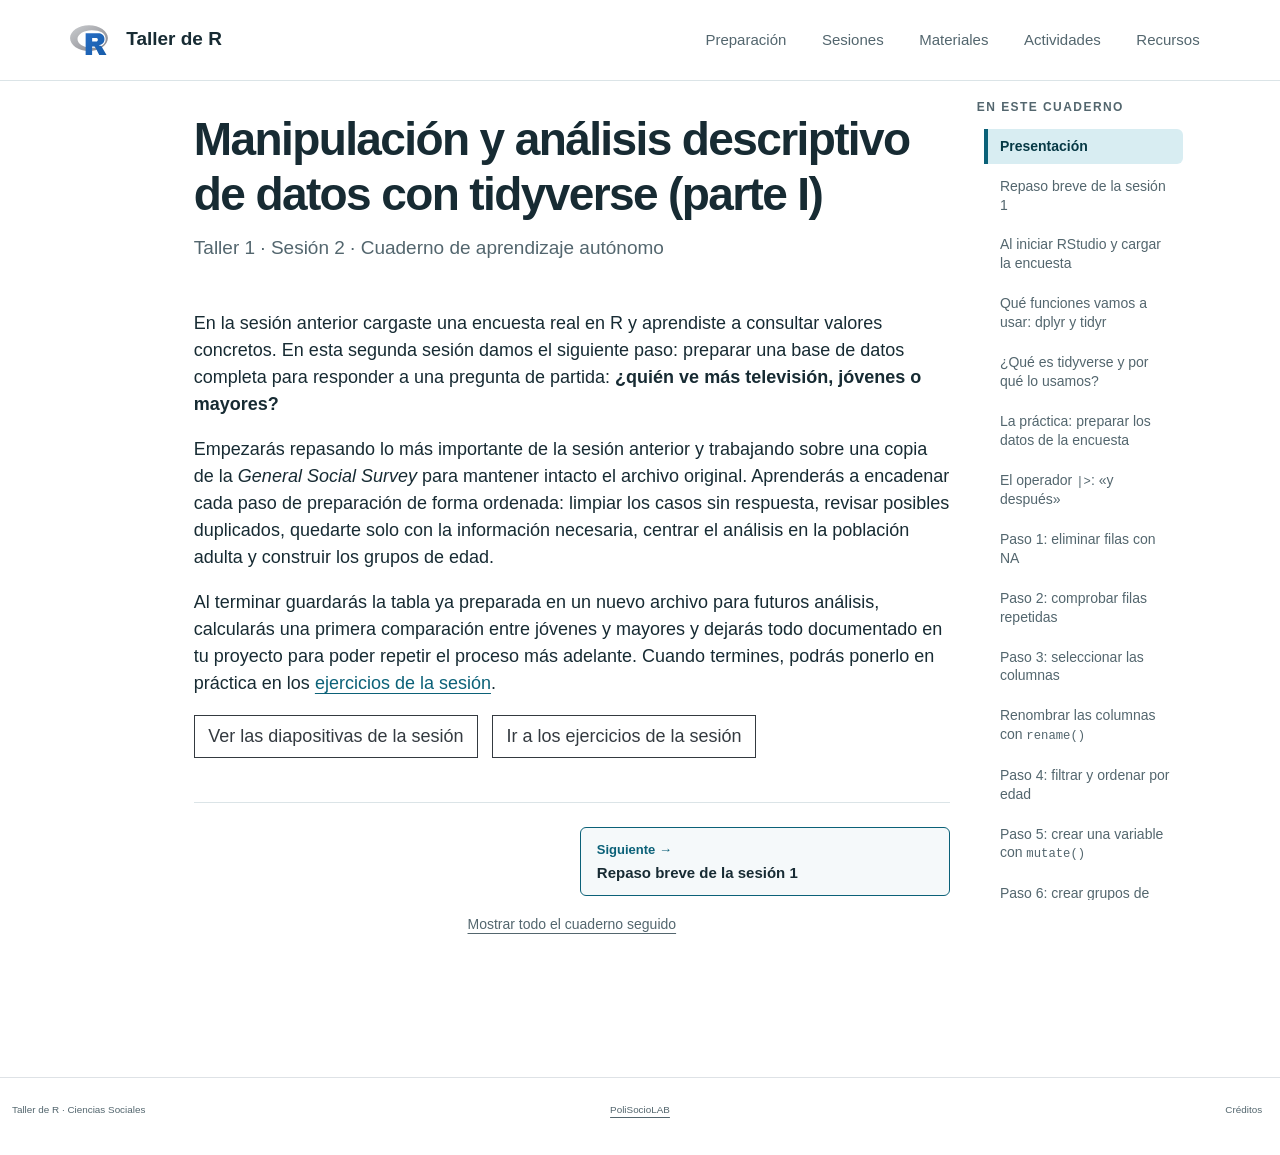
<file: cuaderno-sesion-2.html>
<!DOCTYPE html>
<html xmlns="http://www.w3.org/1999/xhtml" lang="es" xml:lang="es"><head>

<meta charset="utf-8">
<meta name="generator" content="quarto-1.10.19">

<meta name="viewport" content="width=device-width, initial-scale=1.0, user-scalable=yes">


<title>Manipulación y análisis descriptivo de datos con tidyverse (parte I) – Taller de R</title>
<style>
/* Default styles provided by pandoc.
** See https://pandoc.org/MANUAL.html#variables-for-html for config info.
*/
span.smallcaps{font-variant: small-caps;}
div.columns{display: flex; gap: 1.5em;}
div.column{flex: auto;}
@media screen {
div.columns{gap: min(4vw, 1.5em);}
div.column{overflow-x: auto;}
}
div.hanging-indent{margin-left: 1.5em; text-indent: -1.5em;}
ul.task-list{list-style: none;}
ul.task-list li input[type="checkbox"] {
  width: 0.8em;
  margin: 0 0.8em 0.2em -1em; /* quarto-specific, see https://github.com/quarto-dev/quarto-cli/issues/4556 */ 
  vertical-align: middle;
}
/* CSS for syntax highlighting */
html { -webkit-text-size-adjust: 100%; }
pre > code.sourceCode { white-space: pre; position: relative; }
pre > code.sourceCode > span { display: inline-block; line-height: 1.25; }
pre > code.sourceCode > span:empty { height: 1.2em; }
.sourceCode { overflow: visible; }
code.sourceCode > span { color: inherit; text-decoration: inherit; }
div.sourceCode { margin: 1em 0; }
pre.sourceCode { margin: 0; }
@media screen {
div.sourceCode { overflow: auto; }
}
@media print {
pre > code.sourceCode { white-space: pre-wrap; }
pre > code.sourceCode > span { text-indent: -5em; padding-left: 5em; }
}
pre.numberSource code
  { counter-reset: source-line 0; }
pre.numberSource code > span
  { position: relative; left: -4em; counter-increment: source-line; }
pre.numberSource code > span > a:first-child::before
  { content: counter(source-line);
    position: relative; left: -1em; text-align: right; vertical-align: baseline;
    border: none; display: inline-block;
    -webkit-touch-callout: none; -webkit-user-select: none;
    -khtml-user-select: none; -moz-user-select: none;
    -ms-user-select: none; user-select: none;
    padding: 0 4px; width: 4em;
  }
pre.numberSource { margin-left: 3em;  padding-left: 4px; }
div.sourceCode
  {   }
@media screen {
pre > code.sourceCode > span > a:first-child::before { text-decoration: underline; }
}
</style>


<script src="site_libs/quarto-nav/quarto-nav.js"></script>
<script src="site_libs/quarto-nav/headroom.min.js"></script>
<link href="./r.svg" rel="icon" type="image/svg+xml">
<script src="site_libs/clipboard/clipboard.min.js"></script>
<script src="site_libs/quarto-html/quarto.js" type="module"></script>
<script src="site_libs/quarto-html/tabsets/tabsets.js" type="module"></script>
<script src="site_libs/quarto-html/popper.min.js"></script>
<script src="site_libs/quarto-html/tippy.umd.min.js"></script>
<link href="site_libs/quarto-html/tippy.css" rel="stylesheet">
<link href="site_libs/quarto-html/quarto-syntax-highlighting-bf27225e3a48a9273f3daa8f8e829971.css" rel="stylesheet" id="quarto-text-highlighting-styles">
<script src="site_libs/bootstrap/bootstrap.min.js"></script>
<link href="site_libs/bootstrap/bootstrap-icons.css" rel="stylesheet">
<link href="site_libs/bootstrap/bootstrap-3c872c88186c3143be61f2e5a189e97c.min.css" rel="stylesheet" append-hash="true" id="quarto-bootstrap" data-mode="light">
<script id="quarto-search-options" type="application/json">{
  "language": {
    "search-no-results-text": "No se han encontrado resultados",
    "search-matching-documents-text": "documentos encontrados",
    "search-copy-link-title": "Copiar el enlace en la búsqueda",
    "search-hide-matches-text": "Ocultar resultados adicionales",
    "search-more-match-text": "resultado adicional en este documento",
    "search-more-matches-text": "resultados adicionales en este documento",
    "search-clear-button-title": "Borrar",
    "search-text-placeholder": "",
    "search-detached-cancel-button-title": "Cancelar",
    "search-submit-button-title": "Enviar",
    "search-label": "Buscar"
  }
}</script>
<style>html{ scroll-behavior: smooth; }</style>


<link rel="stylesheet" href="estilos.css">
</head>

<body class="nav-fixed quarto-light">

<div id="quarto-search-results"></div>
  <header id="quarto-header" class="headroom fixed-top">
    <nav class="navbar navbar-expand-lg " data-bs-theme="dark">
      <div class="navbar-container container-fluid">
      <div class="navbar-brand-container mx-auto">
    <a href="./index.html" class="navbar-brand navbar-brand-logo">
    <img src="./r.svg" alt="Logotipo de R" class="navbar-logo light-content">
    <img src="./r.svg" alt="Logotipo de R" class="navbar-logo dark-content">
    </a>
    <a class="navbar-brand" href="./index.html">
    <span class="navbar-title">Taller de R</span>
    </a>
  </div>
          <button class="navbar-toggler" type="button" data-bs-toggle="collapse" data-bs-target="#navbarCollapse" aria-controls="navbarCollapse" role="menu" aria-expanded="false" aria-label="Navegación de palanca" onclick="if (window.quartoToggleHeadroom) { window.quartoToggleHeadroom(); }">
  <span class="navbar-toggler-icon"></span>
</button>
          <div class="collapse navbar-collapse" id="navbarCollapse">
            <ul class="navbar-nav navbar-nav-scroll ms-auto">
  <li class="nav-item">
    <a class="nav-link" href="./preparacion.html"> 
<span class="menu-text">Preparación</span></a>
  </li>  
  <li class="nav-item">
    <a class="nav-link" href="./sesiones.html"> 
<span class="menu-text">Sesiones</span></a>
  </li>  
  <li class="nav-item">
    <a class="nav-link" href="./materiales.html"> 
<span class="menu-text">Materiales</span></a>
  </li>  
  <li class="nav-item">
    <a class="nav-link" href="./actividades.html"> 
<span class="menu-text">Actividades</span></a>
  </li>  
  <li class="nav-item">
    <a class="nav-link" href="./recursos.html"> 
<span class="menu-text">Recursos</span></a>
  </li>  
</ul>
          </div> <!-- /navcollapse -->
            <div class="quarto-navbar-tools">
</div>
      </div> <!-- /container-fluid -->
    </nav>
</header>
<!-- content -->
<div id="quarto-content" class="quarto-container page-columns page-rows-contents page-layout-article page-navbar">
<!-- sidebar -->
<!-- margin-sidebar -->
    <div id="quarto-margin-sidebar" class="sidebar margin-sidebar">
        <nav id="TOC" role="doc-toc" class="toc-active">
    <h2 id="toc-title">En este cuaderno</h2>
   
  <ul class="collapse">
  <li><a href="#repaso-sesion-1" id="toc-repaso-sesion-1" class="nav-link active" data-scroll-target="#repaso-sesion-1">Repaso breve de la sesión 1</a></li>
  <li><a href="#empezar-cargar-datos" id="toc-empezar-cargar-datos" class="nav-link" data-scroll-target="#empezar-cargar-datos">Al iniciar RStudio y cargar la encuesta</a></li>
  <li><a href="#herramientas-dplyr-tidyr" id="toc-herramientas-dplyr-tidyr" class="nav-link" data-scroll-target="#herramientas-dplyr-tidyr">Qué funciones vamos a usar: dplyr y tidyr</a></li>
  <li><a href="#que-es-tidyverse" id="toc-que-es-tidyverse" class="nav-link" data-scroll-target="#que-es-tidyverse">¿Qué es tidyverse y por qué lo usamos?</a></li>
  <li><a href="#practica-preparar-encuesta" id="toc-practica-preparar-encuesta" class="nav-link" data-scroll-target="#practica-preparar-encuesta">La práctica: preparar los datos de la encuesta</a></li>
  <li><a href="#operador-pipe" id="toc-operador-pipe" class="nav-link" data-scroll-target="#operador-pipe">El operador <code>|&gt;</code>: «y después»</a></li>
  <li><a href="#paso-1-valores-ausentes" id="toc-paso-1-valores-ausentes" class="nav-link" data-scroll-target="#paso-1-valores-ausentes">Paso 1: eliminar filas con NA</a></li>
  <li><a href="#paso-2-filas-repetidas" id="toc-paso-2-filas-repetidas" class="nav-link" data-scroll-target="#paso-2-filas-repetidas">Paso 2: comprobar filas repetidas</a></li>
  <li><a href="#paso-3-seleccionar-columnas" id="toc-paso-3-seleccionar-columnas" class="nav-link" data-scroll-target="#paso-3-seleccionar-columnas">Paso 3: seleccionar las columnas</a></li>
  <li><a href="#renombrar-columnas" id="toc-renombrar-columnas" class="nav-link" data-scroll-target="#renombrar-columnas">Renombrar las columnas con <code>rename()</code></a></li>
  <li><a href="#paso-4-filtrar-ordenar" id="toc-paso-4-filtrar-ordenar" class="nav-link" data-scroll-target="#paso-4-filtrar-ordenar">Paso 4: filtrar y ordenar por edad</a></li>
  <li><a href="#paso-5-crear-variable" id="toc-paso-5-crear-variable" class="nav-link" data-scroll-target="#paso-5-crear-variable">Paso 5: crear una variable con <code>mutate()</code></a></li>
  <li><a href="#paso-6-grupos-edad" id="toc-paso-6-grupos-edad" class="nav-link" data-scroll-target="#paso-6-grupos-edad">Paso 6: crear grupos de edad</a></li>
  <li><a href="#seleccionar-grupos-comparacion" id="toc-seleccionar-grupos-comparacion" class="nav-link" data-scroll-target="#seleccionar-grupos-comparacion">Seleccionar dos grupos para compararlos: <code>==</code> frente a <code>%in%</code></a></li>
  <li><a href="#guardar-datos-csv" id="toc-guardar-datos-csv" class="nav-link" data-scroll-target="#guardar-datos-csv">Guardar el trabajo en un archivo CSV</a></li>
  <li><a href="#primer-analisis" id="toc-primer-analisis" class="nav-link" data-scroll-target="#primer-analisis">Un primer análisis: ¿quién ve más televisión?</a></li>
  <li><a href="#recap-sesion" id="toc-recap-sesion" class="nav-link" data-scroll-target="#recap-sesion">Qué hemos aprendido</a></li>
  </ul>
</nav>
    </div>
<!-- main -->
<main class="content" id="quarto-document-content">

<header id="title-block-header" class="quarto-title-block default">
<div class="quarto-title">
<h1 class="title">Manipulación y análisis descriptivo de datos con tidyverse (parte I)</h1>
<p class="subtitle lead">Taller 1 · Sesión 2 · Cuaderno de aprendizaje autónomo</p>
</div>



<div class="quarto-title-meta">

    
  
    
  </div>
  


</header>


<div id="intro-cuaderno">
<p>En la sesión anterior cargaste una encuesta real en R y aprendiste a consultar valores concretos. En esta segunda sesión damos el siguiente paso: preparar una base de datos completa para responder a una pregunta de partida: <strong>¿quién ve más televisión, jóvenes o mayores?</strong></p>
<p>Empezarás repasando lo más importante de la sesión anterior y trabajando sobre una copia de la <em>General Social Survey</em> para mantener intacto el archivo original. Aprenderás a encadenar cada paso de preparación de forma ordenada: limpiar los casos sin respuesta, revisar posibles duplicados, quedarte solo con la información necesaria, centrar el análisis en la población adulta y construir los grupos de edad.</p>
<p>Al terminar guardarás la tabla ya preparada en un nuevo archivo para futuros análisis, calcularás una primera comparación entre jóvenes y mayores y dejarás todo documentado en tu proyecto para poder repetir el proceso más adelante. Cuando termines, podrás ponerlo en práctica en los <a href="./actividades-sesion-2.html" target="_blank" rel="noopener">ejercicios de la sesión</a>.</p>
<p><a href="https://laboratorio-polisociolab.github.io/R-workshop/taller-1/sesion-2/#/title-slide" class="btn btn-outline-secondary me-2" target="_blank" rel="noopener">Ver las diapositivas de la sesión</a> <a href="./actividades-sesion-2.html" class="btn btn-outline-secondary" target="_blank" rel="noopener">Ir a los ejercicios de la sesión</a></p>
</div>
<details class="indice-cuaderno-movil">
<summary>
En este cuaderno
</summary>
<ul>
<li><a href="#intro-cuaderno" class="no-external">Presentación</a></li>
<li><a href="#repaso-sesion-1" class="no-external">Repaso breve de la sesión 1</a></li>
<li><a href="#empezar-cargar-datos" class="no-external">Al iniciar RStudio y cargar la encuesta</a></li>
<li><a href="#herramientas-dplyr-tidyr" class="no-external">Qué funciones vamos a usar: dplyr y tidyr</a></li>
<li><a href="#que-es-tidyverse" class="no-external">¿Qué es tidyverse y por qué lo usamos?</a></li>
<li><a href="#practica-preparar-encuesta" class="no-external">La práctica: preparar los datos de la encuesta</a></li>
<li><a href="#operador-pipe" class="no-external">El operador <code>|&gt;</code>: «y después»</a></li>
<li><a href="#paso-1-valores-ausentes" class="no-external">Paso 1: eliminar filas con NA</a></li>
<li><a href="#paso-2-filas-repetidas" class="no-external">Paso 2: comprobar filas repetidas</a></li>
<li><a href="#paso-3-seleccionar-columnas" class="no-external">Paso 3: seleccionar las columnas</a></li>
<li><a href="#renombrar-columnas" class="no-external">Renombrar las columnas con <code>rename()</code></a></li>
<li><a href="#paso-4-filtrar-ordenar" class="no-external">Paso 4: filtrar y ordenar por edad</a></li>
<li><a href="#paso-5-crear-variable" class="no-external">Paso 5: crear una variable con <code>mutate()</code></a></li>
<li><a href="#paso-6-grupos-edad" class="no-external">Paso 6: crear grupos de edad</a></li>
<li><a href="#seleccionar-grupos-comparacion" class="no-external">Seleccionar dos grupos para compararlos: <code>==</code> frente a <code>%in%</code></a></li>
<li><a href="#guardar-datos-csv" class="no-external">Guardar el trabajo en un archivo CSV</a></li>
<li><a href="#primer-analisis" class="no-external">Un primer análisis: ¿quién ve más televisión?</a></li>
<li><a href="#recap-sesion" class="no-external">Qué hemos aprendido</a></li>
</ul>
</details>
<section id="repaso-sesion-1" class="level2">
<h2 data-anchor-id="repaso-sesion-1">Repaso breve de la sesión 1</h2>
<p>Antes de transformar la encuesta completa, conviene tener presentes cuatro piezas de la sesión anterior que reaparecerán en cada paso de hoy. Si quieres comprobarlas en RStudio, puedes probar estos ejemplos con las cinco primeras personas de <code>encuesta_social.csv</code>.</p>
<section id="objetos-vectores-condiciones-y-na" class="level3">
<h3 data-anchor-id="objetos-vectores-condiciones-y-na">Objetos, vectores, condiciones y <code>NA</code></h3>
<ol type="1">
<li><strong>Guardar valores en un objeto (<code>&lt;-</code> y <code>c()</code>).</strong> El operador <code>&lt;-</code> guarda un resultado con un nombre y <code>c()</code> reúne varios valores en un vector. Hoy usaremos <code>&lt;-</code> para guardar la tabla preparada en <code>datos_trabajo</code>.</li>
<li><strong>Pedir una acción con una función.</strong> Escribimos el nombre de la función y, entre paréntesis, los datos con los que trabaja (e.g.&nbsp;<code>mean(age)</code> o <code>length(age)</code>). Los verbos que usaremos hoy (<code>select()</code>, <code>filter()</code>, <code>mutate()</code>) funcionan exactamente igual.</li>
<li><strong>Evaluar una condición.</strong> Una comparación como <code>age &gt; 40</code> devuelve <code>TRUE</code> o <code>FALSE</code> para cada posición del vector, y permite seleccionar los casos que la cumplen (<code>age[age &gt; 40]</code>). Hoy <code>filter()</code> usará este mismo tipo de condiciones para elegir filas.</li>
<li><strong>Distinguir <code>NA</code> de <code>0</code>.</strong> Un <code>0</code> es una respuesta válida (cero horas); <code>NA</code> indica que falta el dato. Por defecto, <code>mean()</code> devuelve <code>NA</code> si hay algún dato ausente y necesita <code>na.rm = TRUE</code> para excluirlo. Hoy usaremos <code>drop_na()</code> para retirar filas con <code>NA</code> antes de transformar la tabla.</li>
</ol>
<div class="code-copy-outer-scaffold"><div class="sourceCode" id="cb1"><pre class="sourceCode r code-with-copy"><code class="sourceCode r"><span id="cb1-1"><a href="#cb1-1" aria-hidden="true" tabindex="-1"></a><span class="co"># Cinco primeras personas de la encuesta</span></span>
<span id="cb1-2"><a href="#cb1-2" aria-hidden="true" tabindex="-1"></a>age <span class="ot">&lt;-</span> <span class="fu">c</span>(<span class="dv">26</span>, <span class="dv">48</span>, <span class="dv">67</span>, <span class="dv">39</span>, <span class="dv">25</span>)</span>
<span id="cb1-3"><a href="#cb1-3" aria-hidden="true" tabindex="-1"></a>tvhours <span class="ot">&lt;-</span> <span class="fu">c</span>(<span class="dv">12</span>, <span class="cn">NA</span>, <span class="dv">2</span>, <span class="dv">4</span>, <span class="dv">1</span>)</span>
<span id="cb1-4"><a href="#cb1-4" aria-hidden="true" tabindex="-1"></a></span>
<span id="cb1-5"><a href="#cb1-5" aria-hidden="true" tabindex="-1"></a><span class="co"># Funciones y condiciones sobre vectores</span></span>
<span id="cb1-6"><a href="#cb1-6" aria-hidden="true" tabindex="-1"></a><span class="fu">mean</span>(age)</span>
<span id="cb1-7"><a href="#cb1-7" aria-hidden="true" tabindex="-1"></a>age[age <span class="sc">&gt;</span> <span class="dv">40</span>]</span>
<span id="cb1-8"><a href="#cb1-8" aria-hidden="true" tabindex="-1"></a></span>
<span id="cb1-9"><a href="#cb1-9" aria-hidden="true" tabindex="-1"></a><span class="co"># Valores ausentes frente a respuestas disponibles</span></span>
<span id="cb1-10"><a href="#cb1-10" aria-hidden="true" tabindex="-1"></a><span class="fu">mean</span>(tvhours)</span>
<span id="cb1-11"><a href="#cb1-11" aria-hidden="true" tabindex="-1"></a><span class="fu">mean</span>(tvhours, <span class="at">na.rm =</span> <span class="cn">TRUE</span>)</span></code></pre></div><button title="Copiar al portapapeles" class="code-copy-button"><i class="bi"></i></button></div>
<pre class="text salida-r"><code>[1] 41
[1] 48 67
[1] NA
[1] 4.75</code></pre>
</section>
<section id="el-data-frame-y-cómo-consultarlo" class="level3">
<h3 data-anchor-id="el-data-frame-y-cómo-consultarlo">El data frame y cómo consultarlo</h3>
<p>Al importar <code>encuesta_social.csv</code>, R guarda la encuesta en <code>datos</code>: una <strong>matriz de datos</strong> de <strong>21.483 filas</strong> (personas encuestadas) y <strong>9 columnas</strong> (variables de la misma longitud). Cada columna tiene su tipo: numérica (<code>&lt;dbl&gt;</code>, con la que podemos calcular medias) o texto (<code>&lt;chr&gt;</code>, con respuestas entre comillas como <code>"Divorced"</code>).</p>
<p>En la sesión 1 consultamos <code>datos</code> de dos formas que hoy sustituiremos por verbos más legibles de <code>tidyverse</code>:</p>
<ul>
<li><strong>Extraer una columna como vector con <code>$</code>:</strong> <code>mean(datos$tvhours, na.rm = TRUE)</code> devuelve <code>2.980771</code>.</li>
<li><strong>Consultar por coordenadas <code>[fila, columna]</code>:</strong> <code>datos[1, 3]</code> devuelve una casilla concreta (<code>26</code>), mientras que <code>datos[3, ]</code> devuelve todas las variables de la tercera persona.</li>
</ul>
<p>Hoy dejaremos los corchetes a un lado y trabajaremos sobre una copia llamada <code>datos_trabajo</code> con <code>select()</code> (para elegir columnas) y <code>filter()</code> (para quedarnos con ciertas filas), sin tocar el archivo original en el disco.</p>
</section>
<section id="qué-significa-1-en-las-salidas-de-r" class="level3">
<h3 data-anchor-id="qué-significa-1-en-las-salidas-de-r">Qué significa <code>[1]</code> en las salidas de R</h3>
<p>Al ejecutar <code>age[1]</code> aparece <code>[1] 26</code> y es fácil pensar que ese <code>[1]</code> identifica a la primera persona de la encuesta. <strong>No es así</strong>: <code>[1]</code> solo indica la posición dentro del resultado que imprime R.</p>
<div class="code-copy-outer-scaffold"><div class="sourceCode" id="cb3"><pre class="sourceCode r code-with-copy"><code class="sourceCode r"><span id="cb3-1"><a href="#cb3-1" aria-hidden="true" tabindex="-1"></a><span class="co"># Aunque pidas la 3.ª persona o una media, la salida empieza por [1]</span></span>
<span id="cb3-2"><a href="#cb3-2" aria-hidden="true" tabindex="-1"></a>age[<span class="dv">3</span>]</span>
<span id="cb3-3"><a href="#cb3-3" aria-hidden="true" tabindex="-1"></a>age[age <span class="sc">&gt;</span> <span class="dv">40</span>]</span></code></pre></div><button title="Copiar al portapapeles" class="code-copy-button"><i class="bi"></i></button></div>
<pre class="text salida-r"><code>[1] 67
[1] 48 67</code></pre>
<p>En <code>age[age &gt; 40]</code>, <code>48</code> era la segunda persona de <code>age</code>, pero aparece con <code>[1]</code> porque ocupa el primer lugar de la respuesta devuelta. Si imprimes una lista larga que salta de línea (e.g.&nbsp;<code>datos$age[1:14]</code> en una consola estrecha), cada renglón empieza indicando en qué posición retoma la cuenta (e.g.&nbsp;<code>[10]</code> para el décimo valor).</p>
<p><strong>Importante.</strong> Nunca escribas ese <code>[1]</code> de la salida dentro de tu código ni lo interpretes como el identificador de la persona encuestada.</p>
</section>
</section>
<section id="empezar-cargar-datos" class="level2">
<h2 data-anchor-id="empezar-cargar-datos">Al iniciar RStudio y cargar la encuesta</h2>
<p>Cada vez que inicias una nueva sesión en RStudio, el entorno de R empieza vacío: los paquetes y las tablas que cargaste en la sesión 1 no permanecen en memoria al cerrar el programa. Para retomar el trabajo:</p>
<ol type="1">
<li><strong>Abre tu proyecto.</strong> Entra en la carpeta <code>taller_R</code> que creaste en la sesión 1 y haz doble clic en <code>taller_R.Rproj</code>.</li>
<li><strong>Abre tu documento de trabajo.</strong> En RStudio, abre el documento Quarto (<code>.qmd</code>) donde vas guardando tus bloques de código y notas.</li>
<li><strong>Vuelve a cargar <code>tidyverse</code> y la encuesta.</strong> Comprueba que <code>encuesta_social.csv</code> sigue dentro de la carpeta <code>datos/</code> de tu proyecto y ejecuta el bloque inicial.</li>
</ol>
<p>Usamos <code>read_csv()</code>, del paquete <code>readr</code> (incluido en <code>tidyverse</code>), para importar el archivo CSV en el objeto <code>datos</code>. Después, <code>glimpse(datos)</code> muestra una vista compacta de las variables, sus tipos y los primeros valores, como alternativa más recogida al <code>str(datos)</code> de la sesión 1.</p>
<div class="code-copy-outer-scaffold"><div class="sourceCode" id="cb5"><pre class="sourceCode r code-with-copy"><code class="sourceCode r"><span id="cb5-1"><a href="#cb5-1" aria-hidden="true" tabindex="-1"></a><span class="co"># Cargar tidyverse</span></span>
<span id="cb5-2"><a href="#cb5-2" aria-hidden="true" tabindex="-1"></a><span class="fu">library</span>(tidyverse)</span>
<span id="cb5-3"><a href="#cb5-3" aria-hidden="true" tabindex="-1"></a></span>
<span id="cb5-4"><a href="#cb5-4" aria-hidden="true" tabindex="-1"></a><span class="co"># Leer el CSV y guardarlo en el data frame datos</span></span>
<span id="cb5-5"><a href="#cb5-5" aria-hidden="true" tabindex="-1"></a>datos <span class="ot">&lt;-</span> <span class="fu">read_csv</span>(<span class="st">"datos/encuesta_social.csv"</span>)</span>
<span id="cb5-6"><a href="#cb5-6" aria-hidden="true" tabindex="-1"></a></span>
<span id="cb5-7"><a href="#cb5-7" aria-hidden="true" tabindex="-1"></a><span class="co"># Revisar las variables, sus tipos y algunos valores</span></span>
<span id="cb5-8"><a href="#cb5-8" aria-hidden="true" tabindex="-1"></a><span class="fu">glimpse</span>(datos)</span></code></pre></div><button title="Copiar al portapapeles" class="code-copy-button"><i class="bi"></i></button></div>
<p>Al ejecutar estas líneas, <code>datos</code> volverá a aparecer en el panel <strong>Environment</strong> con sus 21.483 filas y 9 columnas. Si antes quieres despejar la pantalla, recuerda que limpiar el panel <strong>Console</strong> solo borra el texto visible, no los objetos guardados; para vaciar objetos del entorno habría que usar el icono de la escoba en <strong>Environment</strong>.</p>
<details class="solucion-cuaderno">
<summary>
Ver la salida de glimpse(datos)
</summary>
<pre class="text salida-r"><code>Rows: 21,483
Columns: 9
$ year    &lt;dbl&gt; 2000, 2000, 2000, 2000, 2000, 2000, 2000, 2000, 2000, 2000, 20…
$ marital &lt;chr&gt; "Never married", "Divorced", "Widowed", "Never married", "Divo…
$ age     &lt;dbl&gt; 26, 48, 67, 39, 25, 25, 36, 44, 44, 47, 53, 52, 52, 51, 52, 40…
$ race    &lt;chr&gt; "White", "White", "White", "White", "White", "White", "White",…
$ rincome &lt;chr&gt; "$8000 to 9999", "$8000 to 9999", "Not applicable", "Not appli…
$ partyid &lt;chr&gt; "Ind,near rep", "Not str republican", "Independent", "Ind,near…
$ relig   &lt;chr&gt; "Protestant", "Protestant", "Protestant", "Orthodox-christian"…
$ denom   &lt;chr&gt; "Southern baptist", "Baptist-dk which", "No denomination", "No…
$ tvhours &lt;dbl&gt; 12, NA, 2, 4, 1, NA, 3, NA, 0, 3, 2, NA, 1, NA, 1, 7, NA, 3, 3…</code></pre>
</details>
</section>
<section id="herramientas-dplyr-tidyr" class="level2">
<h2 data-anchor-id="herramientas-dplyr-tidyr">Qué funciones vamos a usar: dplyr y tidyr</h2>
<p>Estas son las funciones que usaremos hoy para preparar la encuesta. Todas pertenecen a <code>dplyr</code>, salvo <code>drop_na()</code> (<code>tidyr</code>), y quedan disponibles al ejecutar <code>library(tidyverse)</code>.</p>
<p><strong>Sobre las filas (personas encuestadas):</strong></p>
<ul>
<li><code>drop_na()</code> · quitar filas con valores ausentes (<code>NA</code>).</li>
<li><code>distinct()</code> · comprobar si hay filas idénticas.</li>
<li><code>filter()</code> · quedarnos con quienes cumplen una condición.</li>
<li><code>arrange()</code> · ordenar las filas (e.g.&nbsp;de menor a mayor edad).</li>
</ul>
<p><strong>Sobre las columnas (variables):</strong></p>
<ul>
<li><code>select()</code> · elegir solo las variables que necesitamos.</li>
<li><code>rename()</code> · cambiar el nombre de las columnas.</li>
<li><code>mutate()</code> · crear variables nuevas o transformar las existentes.</li>
<li><code>case_when()</code> · agrupar valores por tramos dentro de <code>mutate()</code>.</li>
</ul>
<section id="otras-funciones-útiles-para-ampliar" class="level3">
<h3 data-anchor-id="otras-funciones-útiles-para-ampliar">Otras funciones útiles para ampliar</h3>
<p>No las usaremos en la práctica de esta sesión, pero conviene tenerlas localizadas al trabajar con encuestas:</p>
<ul>
<li><strong>Unir tablas por una variable común (<code>dplyr</code>):</strong> <code>left_join()</code>, <code>right_join()</code>, <code>inner_join()</code>, <code>full_join()</code>.</li>
<li><strong>Juntar las filas de varias tablas (<code>dplyr</code>):</strong> <code>bind_rows()</code>.</li>
<li><strong>Unir o separar texto de una columna (<code>tidyr</code>):</strong> <code>unite()</code>, <code>separate_wider_delim()</code>, <code>separate_longer_delim()</code>.</li>
<li><strong>Reordenar o recodificar factores (<code>forcats</code>):</strong> consulta la <a href="https://raw.githubusercontent.com/rstudio/cheatsheets/main/factors.pdf" target="_blank" rel="noopener">hoja de referencia de <code>forcats</code> (PDF, en inglés)</a>.</li>
</ul>
</section>
</section>
<section id="que-es-tidyverse" class="level2">
<h2 data-anchor-id="que-es-tidyverse">¿Qué es tidyverse y por qué lo usamos?</h2>
<section id="una-caja-de-herramientas-por-etapas" class="level3">
<h3 data-anchor-id="una-caja-de-herramientas-por-etapas">Una caja de herramientas por etapas</h3>
<p><code>tidyverse</code> no es un único paquete aislado, sino una colección de paquetes pensados para trabajar juntos en cada fase del análisis de datos. Al ejecutar <code>library(tidyverse)</code> los cargamos todos a la vez:</p>
<div class="quarto-figure quarto-figure-center">
<figure class="figure">
<p><img src="imagenes/tidy-workflow.png" class="img-fluid figure-img" alt="Flujo de trabajo de tidyverse: importar con readr; ordenar y limpiar con tidyr y tibble; transformar con dplyr, lubridate, el operador pipe, forcats y stringr; programar con purrr; y visualizar con ggplot2."></p>
<figcaption>Flujo de trabajo con los paquetes de tidyverse.</figcaption>
</figure>
</div>
<p>Fuente de la figura: <a href="https://science.uct.ac.za/seec/stats-toolbox-seminars-r-packages-and-r-related-toolboxes/r-tidyverse" target="_blank" rel="noopener">SEEC, Universidad de Ciudad del Cabo</a>.</p>
<ul>
<li><strong>Importar (<code>readr</code>):</strong> leer y guardar archivos (e.g.&nbsp;<code>read_csv()</code>).</li>
<li><strong>Ordenar y limpiar (<code>tidyr</code>, <code>tibble</code>):</strong> estructurar la tabla y tratar los valores ausentes (en esto nos centramos hoy).</li>
<li><strong>Transformar (<code>dplyr</code>, <code>forcats</code>):</strong> seleccionar, filtrar, ordenar y crear variables (también lo trabajamos hoy).</li>
<li><strong>Visualizar (<code>ggplot2</code>):</strong> construir gráficos con la tabla preparada.</li>
<li><strong>Programar (<code>purrr</code>):</strong> automatizar tareas repetitivas.</li>
</ul>
</section>
<section id="por-qué-elegimos-tidyverse-frente-a-r-base" class="level3">
<h3 data-anchor-id="por-qué-elegimos-tidyverse-frente-a-r-base">Por qué elegimos tidyverse frente a R base</h3>
<p>No es obligatorio usar <code>tidyverse</code>: todo lo que hacemos puede escribirse también con <strong>R base</strong>. Elegimos <code>tidyverse</code> por tres razones prácticas al empezar:</p>
<ol type="1">
<li><strong>Código cercano al inglés cotidiano.</strong> Verbos como <code>select()</code> (seleccionar) o <code>filter()</code> (filtrar) describen la acción que quieres pedir.</li>
<li><strong>Sintaxis coherente.</strong> En estas funciones, dentro de los paréntesis escribimos primero la tabla con la que trabajamos y después los detalles de la operación.</li>
<li><strong>Mensajes de error más claros y útiles.</strong> Suelen señalar dónde está el problema y aportar pistas para corregirlo.</li>
</ol>
<p>Para ver la diferencia, compara cómo pediríamos solo las columnas <code>age</code> y <code>tvhours</code> (con todas las filas de <code>datos</code>) en R base frente a <code>dplyr</code>:</p>
<div class="code-copy-outer-scaffold"><div class="sourceCode" id="cb7"><pre class="sourceCode r code-with-copy"><code class="sourceCode r"><span id="cb7-1"><a href="#cb7-1" aria-hidden="true" tabindex="-1"></a><span class="co"># Con R base: dejar vacío lo que va antes de la coma conserva todas las filas</span></span>
<span id="cb7-2"><a href="#cb7-2" aria-hidden="true" tabindex="-1"></a>datos[, <span class="fu">c</span>(<span class="st">"age"</span>, <span class="st">"tvhours"</span>)]</span>
<span id="cb7-3"><a href="#cb7-3" aria-hidden="true" tabindex="-1"></a></span>
<span id="cb7-4"><a href="#cb7-4" aria-hidden="true" tabindex="-1"></a><span class="co"># Con dplyr (tidyverse): "de la tabla datos, selecciona age y tvhours"</span></span>
<span id="cb7-5"><a href="#cb7-5" aria-hidden="true" tabindex="-1"></a><span class="fu">select</span>(datos, age, tvhours)</span></code></pre></div><button title="Copiar al portapapeles" class="code-copy-button"><i class="bi"></i></button></div>
<p>Ambos ejemplos devuelven exactamente la misma tabla de 21.483 filas y 2 columnas, y <strong>ninguno modifica la tabla original <code>datos</code></strong>.</p>
<details class="solucion-cuaderno">
<summary>
Ver el resultado
</summary>
<pre class="text salida-r"><code># A tibble: 21,483 × 2
     age tvhours
   &lt;dbl&gt;   &lt;dbl&gt;
 1    26      12
 2    48      NA
 3    67       2
 4    39       4
 5    25       1
 6    25      NA
 7    36       3
 8    44      NA
 9    44       0
10    47       3
# ℹ 21,473 more rows</code></pre>
</details>
</section>
</section>
<section id="practica-preparar-encuesta" class="level2">
<h2 data-anchor-id="practica-preparar-encuesta">La práctica: preparar los datos de la encuesta</h2>
<p>Imagina que formamos parte de un <strong>equipo de investigación</strong> que quiere estudiar <strong>cuánto tiempo se dedica a ver la televisión según la edad</strong>. Ya tenemos la encuesta cargada en <code>datos</code>, pero antes de calcular medias o comparar grupos necesitamos preparar una tabla limpia y adecuada para nuestra pregunta.</p>
<p>Para no alterar nunca ni el archivo original (<code>encuesta_social.csv</code>) ni la tabla inicial (<code>datos</code>), trabajaremos sobre una copia llamada <code>datos_trabajo</code>. Qué decisiones tomamos al limpiar depende siempre de la pregunta de investigación: aquí nos centraremos solo en la edad y en las horas diarias de televisión.</p>
<section id="nuestra-hoja-de-ruta-en-seis-pasos" class="level3">
<h3 data-anchor-id="nuestra-hoja-de-ruta-en-seis-pasos">Nuestra hoja de ruta en seis pasos</h3>
<ol type="1">
<li><strong>Revisar los valores ausentes.</strong> Excluir de <code>datos_trabajo</code> los casos sin edad (<code>age</code>) o sin horas diarias de televisión (<code>tvhours</code>). No es una regla universal para toda encuesta, sino una decisión acotada a las dos variables que necesitamos en esta práctica.</li>
<li><strong>Comprobar si hay filas idénticas.</strong> Revisar si existen registros repetidos antes de reducir columnas, porque dos personas distintas pueden compartir las mismas respuestas en unas pocas variables y la tabla no incluye un identificador individual.</li>
<li><strong>Seleccionar dos columnas.</strong> Quedarnos únicamente con la edad (<code>age</code>) y las horas diarias de televisión (<code>tvhours</code>), y darles nombres claros en castellano (<code>edad</code> y <code>horas_tv</code>).</li>
<li><strong>Filtrar y ordenar por edad.</strong> Asegurar que trabajamos con personas de 18 años o más, comprobar si el filtro excluye algún caso y ordenar la tabla de menor a mayor edad.</li>
<li><strong>Crear una variable.</strong> Calcular <code>tv_minutos</code>, pasando las horas diarias de televisión a minutos al multiplicarlas por 60.</li>
<li><strong>Crear grupos de edad.</strong> Clasificar a las personas encuestadas en cuatro tramos en la columna <code>grupo_edad</code>: «18–29», «30–44», «45–64» y «65 o más» (son grupos de edad para comparar en la práctica, no etiquetas generacionales).</li>
</ol>
<p>En el siguiente apartado verás cómo encadenar estos pasos de forma legible antes de ejecutar cada uno sobre la encuesta.</p>
</section>
</section>
<section id="operador-pipe" class="level2">
<h2 data-anchor-id="operador-pipe">El operador <code>|&gt;</code>: «y después»</h2>
<p>Cuando preparamos una tabla rara vez hacemos una sola operación. Lo habitual es encadenar varias seguidas: e.g.&nbsp;primero seleccionar las columnas <code>age</code> y <code>tvhours</code>, y después mostrar sus cinco primeras filas.</p>
<p>El operador <strong>pipe</strong> (<code>|&gt;</code>, incluido en R base) sirve precisamente para encadenar pasos en el orden en que ocurren, sin tener que ir guardando objetos intermedios ni anidar paréntesis difíciles de leer.</p>
<section id="sin-pipe-frente-a-con-pipe" class="level3">
<h3 data-anchor-id="sin-pipe-frente-a-con-pipe">Sin <em>pipe</em> frente a con <em>pipe</em></h3>
<div class="code-copy-outer-scaffold"><div class="sourceCode" id="cb9"><pre class="sourceCode r code-with-copy"><code class="sourceCode r"><span id="cb9-1"><a href="#cb9-1" aria-hidden="true" tabindex="-1"></a><span class="co"># Sin pipe: guardamos primero una tabla intermedia en dos_columnas</span></span>
<span id="cb9-2"><a href="#cb9-2" aria-hidden="true" tabindex="-1"></a>dos_columnas <span class="ot">&lt;-</span> <span class="fu">select</span>(datos, age, tvhours)</span>
<span id="cb9-3"><a href="#cb9-3" aria-hidden="true" tabindex="-1"></a><span class="fu">head</span>(dos_columnas, <span class="at">n =</span> <span class="dv">5</span>)</span>
<span id="cb9-4"><a href="#cb9-4" aria-hidden="true" tabindex="-1"></a></span>
<span id="cb9-5"><a href="#cb9-5" aria-hidden="true" tabindex="-1"></a><span class="co"># Con pipe: pasamos el resultado de cada línea a la siguiente</span></span>
<span id="cb9-6"><a href="#cb9-6" aria-hidden="true" tabindex="-1"></a>datos <span class="sc">|&gt;</span></span>
<span id="cb9-7"><a href="#cb9-7" aria-hidden="true" tabindex="-1"></a>  <span class="fu">select</span>(age, tvhours) <span class="sc">|&gt;</span></span>
<span id="cb9-8"><a href="#cb9-8" aria-hidden="true" tabindex="-1"></a>  <span class="fu">head</span>(<span class="at">n =</span> <span class="dv">5</span>)</span></code></pre></div><button title="Copiar al portapapeles" class="code-copy-button"><i class="bi"></i></button></div>
<p>En ambos casos R devuelve exactamente las mismas cinco filas y dos columnas, y ninguno de los dos ejemplos modifica la tabla original <code>datos</code>. La diferencia está en la claridad: con <code>|&gt;</code>, no creas <code>dos_columnas</code> solo para consultar el siguiente paso.</p>
<details class="solucion-cuaderno">
<summary>
Ver el resultado
</summary>
<pre class="text salida-r"><code># A tibble: 5 × 2
    age tvhours
  &lt;dbl&gt;   &lt;dbl&gt;
1    26      12
2    48      NA
3    67       2
4    39       4
5    25       1</code></pre>
</details>
</section>
<section id="cómo-leerlo-y-escribirlo-rápido" class="level3">
<h3 data-anchor-id="cómo-leerlo-y-escribirlo-rápido">Cómo leerlo y escribirlo rápido</h3>
<p>Puedes leer <code>|&gt;</code> en voz alta como <strong>«y después»</strong>: <em>«Partimos de <code>datos</code>, seleccionamos <code>age</code> y <code>tvhours</code> <strong>y después</strong> mostramos las primeras cinco filas»</em>. Lo que queda a la izquierda de <code>|&gt;</code> entra automáticamente como primer argumento de la función siguiente (por eso dentro de <code>select()</code> ya no repetimos <code>datos</code>, ni dentro de <code>head()</code> repetimos el resultado de <code>select()</code>).</p>
<ul>
<li><strong>Atajo en RStudio:</strong> <code>Ctrl + Shift + M</code> en Windows/Linux o <code>Cmd + Shift + M</code> en Mac.</li>
<li><strong>Si el atajo escribe <code>%&gt;%</code> en lugar de <code>|&gt;</code>:</strong> puedes cambiarlo en <strong>Tools &gt; Global Options &gt; Code &gt; Editing</strong> activando <em>Use native pipe operator, |&gt;</em>.</li>
<li><strong>No lo confundas con <code>|</code>:</strong> una barra vertical sola (<code>|</code>) significa «o» en comparaciones lógicas; el <em>pipe</em> lleva siempre barra y mayor que (<code>|&gt;</code>).</li>
</ul>
</section>
</section>
<section id="paso-1-valores-ausentes" class="level2">
<h2 data-anchor-id="paso-1-valores-ausentes">Paso 1: eliminar filas con NA</h2>
<p>La función <code>drop_na()</code> (del paquete <code>tidyr</code>) elimina las filas que contienen valores ausentes (<code>NA</code>). Antes de borrar casos, conviene comprobar <strong>cuántas filas perderíamos</strong> según qué columnas revisemos. Para eso encadenamos <code>drop_na()</code> con <code>nrow()</code>, que cuenta el número de filas.</p>
<div class="code-copy-outer-scaffold"><div class="sourceCode" id="cb11"><pre class="sourceCode r code-with-copy"><code class="sourceCode r"><span id="cb11-1"><a href="#cb11-1" aria-hidden="true" tabindex="-1"></a><span class="co"># Compara cuántas filas quedan según el criterio de limpieza</span></span>
<span id="cb11-2"><a href="#cb11-2" aria-hidden="true" tabindex="-1"></a><span class="fu">nrow</span>(datos)                     <span class="co"># Antes de eliminar filas</span></span>
<span id="cb11-3"><a href="#cb11-3" aria-hidden="true" tabindex="-1"></a>datos <span class="sc">|&gt;</span> <span class="fu">drop_na</span>() <span class="sc">|&gt;</span> <span class="fu">nrow</span>()    <span class="co"># Sin NA en ninguna columna</span></span>
<span id="cb11-4"><a href="#cb11-4" aria-hidden="true" tabindex="-1"></a>datos <span class="sc">|&gt;</span> <span class="fu">drop_na</span>(age) <span class="sc">|&gt;</span> <span class="fu">nrow</span>() <span class="co"># Sin NA solo en la edad</span></span></code></pre></div><button title="Copiar al portapapeles" class="code-copy-button"><i class="bi"></i></button></div>
<pre class="text salida-r"><code>[1] 21483
[1] 11299
[1] 21407</code></pre>
<p>Fíjate en la diferencia: si no indicas columnas, <code>drop_na()</code> revisa toda la tabla y descarta <strong>10.184 casos</strong>; en cambio, al pedir solo <code>age</code> únicamente quedan fuera <strong>76 casos</strong>. En estas pruebas todavía no modificamos <code>datos</code> ni creamos la copia de trabajo: solo comparamos recuentos.</p>
<p><strong>Piénsalo antes de seguir.</strong> ¿Por qué puede ser una mala idea eliminar todas las filas que tengan algún <code>NA</code> en cualquier columna?</p>
<details class="solucion-cuaderno">
<summary>
Ver respuesta
</summary>
<p>Porque descartarías personas por no haber respondido a preguntas que ni siquiera vas a usar en tu análisis. Además, si la falta de respuesta se concentra en determinados grupos, perder casos de forma innecesaria puede sesgar los resultados. Recuerda también que <code>NA</code> indica ausencia de dato (no equivale a <code>0</code> ni a texto vacío) y que <code>drop_na()</code> no convierte automáticamente respuestas de texto como <code>"No answer"</code> en <code>NA</code>.</p>
</details>
<section id="guardar-la-tabla-de-trabajo-datos_trabajo" class="level3">
<h3 data-anchor-id="guardar-la-tabla-de-trabajo-datos_trabajo">Guardar la tabla de trabajo: <code>datos_trabajo</code></h3>
<p>Para estudiar el tiempo de televisión según la edad necesitamos que cada persona tenga dato tanto en <code>age</code> como en <code>tvhours</code>. Indicamos esas dos columnas en <code>drop_na()</code> y guardamos el resultado en <code>datos_trabajo</code>, comprobando después sus dimensiones con <code>dim()</code>.</p>
<div class="code-copy-outer-scaffold"><div class="sourceCode" id="cb13"><pre class="sourceCode r code-with-copy"><code class="sourceCode r"><span id="cb13-1"><a href="#cb13-1" aria-hidden="true" tabindex="-1"></a><span class="co"># Conserva solo los casos con dato en age y en tvhours</span></span>
<span id="cb13-2"><a href="#cb13-2" aria-hidden="true" tabindex="-1"></a>datos_trabajo <span class="ot">&lt;-</span> datos <span class="sc">|&gt;</span></span>
<span id="cb13-3"><a href="#cb13-3" aria-hidden="true" tabindex="-1"></a>  <span class="fu">drop_na</span>(age, tvhours)</span>
<span id="cb13-4"><a href="#cb13-4" aria-hidden="true" tabindex="-1"></a></span>
<span id="cb13-5"><a href="#cb13-5" aria-hidden="true" tabindex="-1"></a><span class="co"># Comprueba cuántas filas y columnas quedan</span></span>
<span id="cb13-6"><a href="#cb13-6" aria-hidden="true" tabindex="-1"></a><span class="fu">dim</span>(datos_trabajo)</span></code></pre></div><button title="Copiar al portapapeles" class="code-copy-button"><i class="bi"></i></button></div>
<pre class="text salida-r"><code>[1] 11299     9</code></pre>
<p>El primer número indica <strong>11.299 filas</strong> (personas encuestadas) y el segundo, <strong>9 columnas</strong> (variables): <code>drop_na()</code> elimina filas, pero conserva todas las columnas. En este archivo coincide con el resultado de <code>drop_na()</code> sin argumentos porque no hay <code>NA</code> en las demás variables, pero escribir <code>drop_na(age, tvhours)</code> deja explícito el criterio de la práctica.</p>
<p>La tabla original <code>datos</code> conserva intactas sus <strong>21.483 filas</strong>. A partir de ahora aplicaremos los siguientes pasos sobre <code>datos_trabajo</code>.</p>
</section>
</section>
<section id="paso-2-filas-repetidas" class="level2">
<h2 data-anchor-id="paso-2-filas-repetidas">Paso 2: comprobar filas repetidas</h2>
<p>La función <code>distinct()</code> (de <code>dplyr</code>) conserva una sola copia de cada fila idéntica. Si la llamas sin indicar columnas, compara todas las variables de la tabla. Antes de decidir nada, comprobamos cuántas filas quedarían sin sobrescribir <code>datos_trabajo</code>:</p>
<div class="code-copy-outer-scaffold"><div class="sourceCode" id="cb15"><pre class="sourceCode r code-with-copy"><code class="sourceCode r"><span id="cb15-1"><a href="#cb15-1" aria-hidden="true" tabindex="-1"></a><span class="co"># Compara el total actual con el número de filas únicas en todas las variables</span></span>
<span id="cb15-2"><a href="#cb15-2" aria-hidden="true" tabindex="-1"></a><span class="fu">nrow</span>(datos_trabajo)                   <span class="co"># Filas de la tabla de trabajo</span></span>
<span id="cb15-3"><a href="#cb15-3" aria-hidden="true" tabindex="-1"></a>datos_trabajo <span class="sc">|&gt;</span> <span class="fu">distinct</span>() <span class="sc">|&gt;</span> <span class="fu">nrow</span>() <span class="co"># Filas distintas</span></span></code></pre></div><button title="Copiar al portapapeles" class="code-copy-button"><i class="bi"></i></button></div>
<pre class="text salida-r"><code>[1] 11299
[1] 11249</code></pre>
<p>La diferencia es de <strong>50 filas</strong>: hay casos que coinciden exactamente en las nueve variables.</p>
<p><strong>¿Significa esto que hemos registrado dos veces a la misma persona?</strong> No necesariamente. Dos personas distintas pueden dar las mismas respuestas en estas nueve preguntas. Como nuestra encuesta no incluye un identificador individual que permita confirmar si son registros duplicados, <strong>mantenemos las 11.299 filas de <code>datos_trabajo</code></strong>.</p>
<ul>
<li><strong>Por qué comprobamos esto ahora:</strong> si antes nos quedáramos solo con <code>age</code> y <code>tvhours</code>, muchas más personas distintas coincidirían en edad y horas de televisión y sería imposible distinguir coincidencias de duplicados.</li>
<li><strong>Cuándo resulta más útil:</strong> comprobar duplicados es clave al combinar tablas de varias fuentes. Si tuvieras una columna de identificador fiable (e.g.&nbsp;<code>id</code>), convendría revisar primero por qué se repite y, si hace falta quedarse con una sola fila por persona conservando todas sus variables, usar <code>distinct(id, .keep_all = TRUE)</code>.</li>
</ul>
</section>
<section id="paso-3-seleccionar-columnas" class="level2">
<h2 data-anchor-id="paso-3-seleccionar-columnas">Paso 3: seleccionar las columnas</h2>
<p>Para estudiar el tiempo de televisión según la edad nos bastan <strong>dos variables</strong>: <code>age</code> (edad) y <code>tvhours</code> (horas diarias de televisión). Las seleccionamos con <code>select()</code>, en el orden en que las escribimos dentro de los paréntesis, y actualizamos <code>datos_trabajo</code>.</p>
<div class="code-copy-outer-scaffold"><div class="sourceCode" id="cb17"><pre class="sourceCode r code-with-copy"><code class="sourceCode r"><span id="cb17-1"><a href="#cb17-1" aria-hidden="true" tabindex="-1"></a><span class="co"># Conserva únicamente la edad y las horas diarias de televisión</span></span>
<span id="cb17-2"><a href="#cb17-2" aria-hidden="true" tabindex="-1"></a>datos_trabajo <span class="ot">&lt;-</span> datos_trabajo <span class="sc">|&gt;</span></span>
<span id="cb17-3"><a href="#cb17-3" aria-hidden="true" tabindex="-1"></a>  <span class="fu">select</span>(age, tvhours)</span>
<span id="cb17-4"><a href="#cb17-4" aria-hidden="true" tabindex="-1"></a></span>
<span id="cb17-5"><a href="#cb17-5" aria-hidden="true" tabindex="-1"></a><span class="co"># Revisa la tabla resultante en consola</span></span>
<span id="cb17-6"><a href="#cb17-6" aria-hidden="true" tabindex="-1"></a><span class="fu">glimpse</span>(datos_trabajo, <span class="at">width =</span> <span class="dv">75</span>)</span></code></pre></div><button title="Copiar al portapapeles" class="code-copy-button"><i class="bi"></i></button></div>
<pre class="text salida-r"><code>Rows: 11,299
Columns: 2
$ age     &lt;dbl&gt; 26, 67, 39, 25, 36, 44, 47, 53, 52, 52, 40, 44, 40, 48, 4…
$ tvhours &lt;dbl&gt; 12, 2, 4, 1, 3, 0, 3, 2, 1, 1, 7, 3, 3, 1, 2, 2, 1, 3, 4,…</code></pre>
<p>Pasamos así de 9 a <strong>2 columnas</strong>, manteniendo las <strong>11.299 filas</strong> y conservando ambas variables como numéricas (<code>&lt;dbl&gt;</code>). También puedes hacer clic sobre <code>datos_trabajo</code> en el panel <strong>Environment</strong> para abrirla en una pestaña y verla en formato tabla.</p>
<ul>
<li><strong><code>width = 75</code>:</strong> solo ajusta el ancho del resumen en pantalla (75 caracteres por línea) y no cambia los datos; si lo omites, R se adapta al ancho de tu consola.</li>
<li><strong>Original intacto:</strong> el objeto <code>datos</code> sigue conservando sus 9 columnas y sus 21.483 filas.</li>
</ul>
</section>
<section id="renombrar-columnas" class="level2">
<h2 data-anchor-id="renombrar-columnas">Renombrar las columnas con <code>rename()</code></h2>
<p>Las dos columnas que hemos seleccionado tienen nombres en inglés (<code>age</code> y <code>tvhours</code>). Para trabajar más cómodamente, vamos a cambiarlos en <code>datos_trabajo</code> con <code>rename()</code> por <code>edad</code> y <code>horas_tv</code>.</p>
<p>La regla que sigue <code>rename()</code> es siempre <strong>nombre nuevo a la izquierda del <code>=</code> y nombre actual a la derecha</strong> (e.g.&nbsp;<code>edad = age</code>). No confundas este <code>=</code>, que sirve para emparejar cada nombre nuevo con el anterior dentro de la función, con <code>&lt;-</code>, que guarda la tabla actualizada en <code>datos_trabajo</code>.</p>
<div class="code-copy-outer-scaffold"><div class="sourceCode" id="cb19"><pre class="sourceCode r code-with-copy"><code class="sourceCode r"><span id="cb19-1"><a href="#cb19-1" aria-hidden="true" tabindex="-1"></a><span class="co"># Cambia el nombre de las dos columnas en datos_trabajo</span></span>
<span id="cb19-2"><a href="#cb19-2" aria-hidden="true" tabindex="-1"></a>datos_trabajo <span class="ot">&lt;-</span> datos_trabajo <span class="sc">|&gt;</span></span>
<span id="cb19-3"><a href="#cb19-3" aria-hidden="true" tabindex="-1"></a>  <span class="fu">rename</span>(<span class="at">edad =</span> age,</span>
<span id="cb19-4"><a href="#cb19-4" aria-hidden="true" tabindex="-1"></a>         <span class="at">horas_tv =</span> tvhours)</span>
<span id="cb19-5"><a href="#cb19-5" aria-hidden="true" tabindex="-1"></a></span>
<span id="cb19-6"><a href="#cb19-6" aria-hidden="true" tabindex="-1"></a><span class="co"># Muestra las tres primeras filas para comprobar el cambio</span></span>
<span id="cb19-7"><a href="#cb19-7" aria-hidden="true" tabindex="-1"></a><span class="fu">head</span>(datos_trabajo, <span class="at">n =</span> <span class="dv">3</span>)</span></code></pre></div><button title="Copiar al portapapeles" class="code-copy-button"><i class="bi"></i></button></div>
<pre class="text salida-r"><code># A tibble: 3 × 2
   edad horas_tv
  &lt;dbl&gt;    &lt;dbl&gt;
1    26       12
2    67        2
3    39        4</code></pre>
<p>Seguimos conservando las <strong>11.299 filas</strong> y las <strong>2 columnas</strong>, y <code>horas_tv</code> mantiene la unidad original (horas diarias de televisión). El cambio solo afecta a <code>datos_trabajo</code>: tanto <code>datos</code> como <code>encuesta_social.csv</code> conservan <code>age</code> y <code>tvhours</code>. A partir de aquí usaremos <code>edad</code> y <code>horas_tv</code>.</p>
</section>
<section id="paso-4-filtrar-ordenar" class="level2">
<h2 data-anchor-id="paso-4-filtrar-ordenar">Paso 4: filtrar y ordenar por edad</h2>
<p>Ahora queremos asegurar que la muestra se limita a personas adultas y ordenarla de menor a mayor edad. Encadenamos dos verbos de <code>dplyr</code> sobre <code>datos_trabajo</code>:</p>
<ul>
<li><code>filter(edad &gt;= 18)</code> selecciona personas de <strong>18 años o más</strong>. El signo <code>&gt;=</code> incluye a quienes tienen exactamente 18 años (mientras que <code>edad &gt; 18</code> las excluiría).</li>
<li><code>arrange(edad)</code> ordena la tabla <strong>de menor a mayor edad</strong>, moviendo las filas completas para que cada persona conserve sus propias horas de televisión.</li>
</ul>
<div class="code-copy-outer-scaffold"><div class="sourceCode" id="cb21"><pre class="sourceCode r code-with-copy"><code class="sourceCode r"><span id="cb21-1"><a href="#cb21-1" aria-hidden="true" tabindex="-1"></a><span class="co"># Asegura población de 18 años o más y ordena de menor a mayor edad</span></span>
<span id="cb21-2"><a href="#cb21-2" aria-hidden="true" tabindex="-1"></a>datos_trabajo <span class="ot">&lt;-</span> datos_trabajo <span class="sc">|&gt;</span></span>
<span id="cb21-3"><a href="#cb21-3" aria-hidden="true" tabindex="-1"></a>  <span class="fu">filter</span>(edad <span class="sc">&gt;=</span> <span class="dv">18</span>) <span class="sc">|&gt;</span></span>
<span id="cb21-4"><a href="#cb21-4" aria-hidden="true" tabindex="-1"></a>  <span class="fu">arrange</span>(edad)</span>
<span id="cb21-5"><a href="#cb21-5" aria-hidden="true" tabindex="-1"></a></span>
<span id="cb21-6"><a href="#cb21-6" aria-hidden="true" tabindex="-1"></a><span class="co"># Comprueba las tres primeras filas ya ordenadas</span></span>
<span id="cb21-7"><a href="#cb21-7" aria-hidden="true" tabindex="-1"></a><span class="fu">head</span>(datos_trabajo, <span class="at">n =</span> <span class="dv">3</span>)</span></code></pre></div><button title="Copiar al portapapeles" class="code-copy-button"><i class="bi"></i></button></div>
<pre class="text salida-r"><code># A tibble: 3 × 2
   edad horas_tv
  &lt;dbl&gt;    &lt;dbl&gt;
1    18        4
2    18        0
3    18        1</code></pre>
<p>En esta encuesta <strong>no hay menores de 18 años</strong>, así que el filtro no elimina ninguna fila y seguimos manteniendo los <strong>11.299 casos</strong> (con <code>datos</code> y el CSV original intactos).</p>
<ul>
<li><strong>Ordenar de mayor a menor:</strong> escribe <code>arrange(desc(edad))</code>. Para ordenar de menor a mayor basta con <code>arrange(edad)</code>, ya que el orden ascendente es el predeterminado y no existe <code>ascend()</code> en <code>dplyr</code>.</li>
</ul>
</section>
<section id="paso-5-crear-variable" class="level2">
<h2 data-anchor-id="paso-5-crear-variable">Paso 5: crear una variable con <code>mutate()</code></h2>
<p>Queremos medir el tiempo diario de televisión <strong>en minutos</strong>. Para crear columnas nuevas —o modificar las que ya existen— usamos <code>mutate()</code> indicando <code>nombre_nuevo = cálculo</code>. Aquí calculamos <code>tv_minutos</code> multiplicando <code>horas_tv</code> por 60 para cada persona, conservando también la columna original.</p>
<div class="code-copy-outer-scaffold"><div class="sourceCode" id="cb23"><pre class="sourceCode r code-with-copy"><code class="sourceCode r"><span id="cb23-1"><a href="#cb23-1" aria-hidden="true" tabindex="-1"></a><span class="co"># Añade la columna tv_minutos a datos_trabajo</span></span>
<span id="cb23-2"><a href="#cb23-2" aria-hidden="true" tabindex="-1"></a>datos_trabajo <span class="ot">&lt;-</span> datos_trabajo <span class="sc">|&gt;</span></span>
<span id="cb23-3"><a href="#cb23-3" aria-hidden="true" tabindex="-1"></a>  <span class="fu">mutate</span>(<span class="at">tv_minutos =</span> horas_tv <span class="sc">*</span> <span class="dv">60</span>)</span>
<span id="cb23-4"><a href="#cb23-4" aria-hidden="true" tabindex="-1"></a></span>
<span id="cb23-5"><a href="#cb23-5" aria-hidden="true" tabindex="-1"></a><span class="co"># Comprueba solo las dos columnas de televisión en las tres primeras filas</span></span>
<span id="cb23-6"><a href="#cb23-6" aria-hidden="true" tabindex="-1"></a>datos_trabajo <span class="sc">|&gt;</span></span>
<span id="cb23-7"><a href="#cb23-7" aria-hidden="true" tabindex="-1"></a>  <span class="fu">select</span>(horas_tv, tv_minutos) <span class="sc">|&gt;</span></span>
<span id="cb23-8"><a href="#cb23-8" aria-hidden="true" tabindex="-1"></a>  <span class="fu">head</span>(<span class="at">n =</span> <span class="dv">3</span>)</span></code></pre></div><button title="Copiar al portapapeles" class="code-copy-button"><i class="bi"></i></button></div>
<pre class="text salida-r"><code># A tibble: 3 × 2
  horas_tv tv_minutos
     &lt;dbl&gt;      &lt;dbl&gt;
1        4        240
2        0          0
3        1         60</code></pre>
<p>La tabla mantiene las <strong>11.299 filas</strong> y pasa de 2 a <strong>3 columnas</strong> (<code>edad</code>, <code>horas_tv</code> y <code>tv_minutos</code>). Fíjate en dos detalles importantes:</p>
<ul>
<li><strong>No confundas <code>select()</code> en una consulta con guardar:</strong> el último bloque usa <code>select(horas_tv, tv_minutos)</code> solo para mostrar esas dos columnas en pantalla; como no hay <code>&lt;-</code>, <code>datos_trabajo</code> sigue conservando también <code>edad</code>.</li>
<li><strong>Crear frente a modificar:</strong> dentro de <code>mutate()</code>, si pones a la izquierda de <code>=</code> un nombre nuevo, añades una columna; si pones el nombre de una columna que ya existe, la sustituyes con el nuevo cálculo. Además, un <code>0</code> en <code>horas_tv</code> sigue valiendo <code>0</code> al cambiar la unidad a minutos.</li>
</ul>
</section>
<section id="paso-6-grupos-edad" class="level2">
<h2 data-anchor-id="paso-6-grupos-edad">Paso 6: crear grupos de edad</h2>
<p>Para comparar el tiempo de televisión entre tramos de edad, creamos una cuarta columna llamada <code>grupo_edad</code> con cuatro categorías: <strong>«18–29»</strong>, <strong>«30–44»</strong>, <strong>«45–64»</strong> y <strong>«65 o más»</strong>. Combinamos <code>mutate()</code> con <code>case_when()</code> para asignar cada etiqueta según la edad:</p>
<div class="code-copy-outer-scaffold"><div class="sourceCode" id="cb25"><pre class="sourceCode r code-with-copy"><code class="sourceCode r"><span id="cb25-1"><a href="#cb25-1" aria-hidden="true" tabindex="-1"></a><span class="co"># Clasifica cada edad en su tramo y añade la columna grupo_edad</span></span>
<span id="cb25-2"><a href="#cb25-2" aria-hidden="true" tabindex="-1"></a>datos_trabajo <span class="ot">&lt;-</span> datos_trabajo <span class="sc">|&gt;</span></span>
<span id="cb25-3"><a href="#cb25-3" aria-hidden="true" tabindex="-1"></a>  <span class="fu">mutate</span>(<span class="at">grupo_edad =</span> <span class="fu">case_when</span>(</span>
<span id="cb25-4"><a href="#cb25-4" aria-hidden="true" tabindex="-1"></a>    edad <span class="sc">&lt;=</span> <span class="dv">29</span> <span class="sc">~</span> <span class="st">"18–29"</span>,</span>
<span id="cb25-5"><a href="#cb25-5" aria-hidden="true" tabindex="-1"></a>    edad <span class="sc">&lt;=</span> <span class="dv">44</span> <span class="sc">~</span> <span class="st">"30–44"</span>,</span>
<span id="cb25-6"><a href="#cb25-6" aria-hidden="true" tabindex="-1"></a>    edad <span class="sc">&lt;=</span> <span class="dv">64</span> <span class="sc">~</span> <span class="st">"45–64"</span>,</span>
<span id="cb25-7"><a href="#cb25-7" aria-hidden="true" tabindex="-1"></a>    <span class="cn">TRUE</span>       <span class="sc">~</span> <span class="st">"65 o más"</span></span>
<span id="cb25-8"><a href="#cb25-8" aria-hidden="true" tabindex="-1"></a>  ))</span>
<span id="cb25-9"><a href="#cb25-9" aria-hidden="true" tabindex="-1"></a></span>
<span id="cb25-10"><a href="#cb25-10" aria-hidden="true" tabindex="-1"></a><span class="co"># Comprueba las dimensiones de la tabla actualizada</span></span>
<span id="cb25-11"><a href="#cb25-11" aria-hidden="true" tabindex="-1"></a><span class="fu">dim</span>(datos_trabajo)</span></code></pre></div><button title="Copiar al portapapeles" class="code-copy-button"><i class="bi"></i></button></div>
<pre class="text salida-r"><code>[1] 11299     4</code></pre>
<p>La tabla conserva las <strong>11.299 filas</strong> y pasa de 3 a <strong>4 columnas</strong> (<code>edad</code>, <code>horas_tv</code>, <code>tv_minutos</code> y <code>grupo_edad</code>, guardada como texto <code>&lt;chr&gt;</code>).</p>
<table class="caption-top table">
<thead>
<tr class="header">
<th style="text-align: right;">Edad (<code>edad</code>)</th>
<th style="text-align: left;">Grupo asignado (<code>grupo_edad</code>)</th>
</tr>
</thead>
<tbody>
<tr class="odd">
<td style="text-align: right;">26</td>
<td style="text-align: left;"><code>18–29</code></td>
</tr>
<tr class="even">
<td style="text-align: right;">35</td>
<td style="text-align: left;"><code>30–44</code></td>
</tr>
<tr class="odd">
<td style="text-align: right;">52</td>
<td style="text-align: left;"><code>45–64</code></td>
</tr>
<tr class="even">
<td style="text-align: right;">71</td>
<td style="text-align: left;"><code>65 o más</code></td>
</tr>
</tbody>
</table>
<section id="cómo-lee-case_when-las-condiciones" class="level3">
<h3 data-anchor-id="cómo-lee-case_when-las-condiciones">Cómo lee <code>case_when()</code> las condiciones</h3>
<ul>
<li><strong>Comprueba las reglas en orden, de arriba abajo:</strong> en cuanto una persona cumple una condición, recibe su etiqueta y ya no pasa a las siguientes. Por ejemplo, una persona de <strong>35 años</strong> no cumple <code>edad &lt;= 29</code>, pero sí <code>edad &lt;= 44</code>: R le asigna <code>"30–44"</code> y se detiene ahí (aunque también cumpliera <code>edad &lt;= 64</code>).</li>
<li><strong>El símbolo <code>~</code>:</strong> relaciona cada condición (a la izquierda) con la etiqueta de texto que se asigna si se cumple (a la derecha).</li>
<li><strong>La regla <code>TRUE</code> al final:</strong> recoge a todas las personas que no han encajado en las condiciones anteriores —en nuestro caso, quienes tienen <strong>65 años o más</strong>—.</li>
<li><strong>Por qué bastan estos límites:</strong> en los pasos anteriores ya eliminamos los <code>NA</code> y comprobamos que todas las edades son de 18 años o más. Si en otra base hubiera menores o valores ausentes, habría que tratarlos explícitamente antes de usar estas reglas.</li>
</ul>
<p><strong>Atención al guion.</strong> Las etiquetas <code>"18–29"</code>, <code>"30–44"</code> y <code>"45–64"</code> usan el mismo guion medio (<code>–</code>) que puedes copiar directamente de este bloque; más adelante, al filtrar por grupo, el texto deberá coincidir carácter por carácter.</p>
</section>
</section>
<section id="seleccionar-grupos-comparacion" class="level2">
<h2 data-anchor-id="seleccionar-grupos-comparacion">Seleccionar dos grupos para compararlos: <code>==</code> frente a <code>%in%</code></h2>
<p>Ya tenemos los cuatro grupos de edad en <code>datos_trabajo</code>. Ahora queremos aislar los dos extremos —<strong>«18–29»</strong> y <strong>«65 o más»</strong>— en una tabla aparte para compararlos. Para hacerlo bien conviene distinguir entre <code>==</code> y <code>%in%</code>.</p>
<section id="para-qué-sirve-comparar-con-un-único-valor" class="level3">
<h3 data-anchor-id="para-qué-sirve-comparar-con-un-único-valor">Para qué sirve <code>==</code>: comparar con un único valor</h3>
<p>El operador <code>==</code> pregunta si el valor de cada fila es <strong>exactamente igual a un único valor</strong>. Para cada fila devuelve <code>TRUE</code> si coincide y <code>FALSE</code> si no; al usarlo dentro de <code>filter()</code>, R conserva solo las filas que dieron <code>TRUE</code>.</p>
<ul>
<li>Se escribe con <strong>dos signos iguales (<code>==</code>)</strong>, nunca con uno solo (<code>=</code>), porque un <code>=</code> simple se reserva en R para asignar argumentos dentro de las funciones (e.g.&nbsp;<code>rename(edad = age)</code> o <code>na.rm = TRUE</code>).</li>
<li>Sirve cuando buscas <strong>una sola categoría</strong>, por ejemplo quedarte únicamente con el grupo más joven: <code>filter(grupo_edad == "18–29")</code>.</li>
<li><strong>Por qué no sirve para varias categorías con <code>c(...)</code>:</strong> <code>==</code> compara fila a fila frente a un único valor. Si escribieras por error <code>grupo_edad == c("18–29", "65 o más")</code>, R iría alternando (fila 1 con <code>"18–29"</code>, fila 2 con <code>"65 o más"</code>, fila 3 con <code>"18–29"</code>…) y perderías aproximadamente la mitad de los casos de cada grupo.</li>
</ul>
</section>
<section id="en-qué-consiste-in-comprobar-si-está-en-una-lista" class="level3">
<h3 data-anchor-id="en-qué-consiste-in-comprobar-si-está-en-una-lista">En qué consiste <code>%in%</code>: comprobar si está en una lista</h3>
<p>Cuando quieres quedarte con <strong>dos o más categorías a la vez</strong>, necesitas el operador <strong><code>%in%</code></strong> seguido de un vector <code>c(...)</code> con los valores buscados:</p>
<div class="code-copy-outer-scaffold"><div class="sourceCode" id="cb27"><pre class="sourceCode r code-with-copy"><code class="sourceCode r"><span id="cb27-1"><a href="#cb27-1" aria-hidden="true" tabindex="-1"></a>grupo_edad <span class="sc">%in%</span> <span class="fu">c</span>(<span class="st">"18–29"</span>, <span class="st">"65 o más"</span>)</span></code></pre></div><button title="Copiar al portapapeles" class="code-copy-button"><i class="bi"></i></button></div>
<p>Léelo en lenguaje cotidiano como <strong>«<code>grupo_edad</code> está dentro de esta lista: <code>"18–29"</code> o <code>"65 o más"</code>»</strong>. Para cada fila, R comprueba si su grupo aparece en algún lugar de ese vector <code>c(...)</code>: si está, devuelve <code>TRUE</code>; si no está, devuelve <code>FALSE</code>.</p>
<p>De hecho, <code>filter(grupo_edad %in% c("18–29", "65 o más"))</code> equivale exactamente a escribir <code>filter(grupo_edad == "18–29" | grupo_edad == "65 o más")</code> (donde <code>|</code> significa «o», distinto del <em>pipe</em> <code>|&gt;</code>), pero con <code>%in%</code> evitas repetir el nombre de la columna y el operador <code>==</code> cuando buscas varias categorías.</p>
</section>
<section id="aplicarlo-a-nuestra-encuesta" class="level3">
<h3 data-anchor-id="aplicarlo-a-nuestra-encuesta">Aplicarlo a nuestra encuesta</h3>
<div class="code-copy-outer-scaffold"><div class="sourceCode" id="cb28"><pre class="sourceCode r code-with-copy"><code class="sourceCode r"><span id="cb28-1"><a href="#cb28-1" aria-hidden="true" tabindex="-1"></a><span class="co"># Con ==: solo las personas del grupo joven (sin guardar la tabla)</span></span>
<span id="cb28-2"><a href="#cb28-2" aria-hidden="true" tabindex="-1"></a>datos_trabajo <span class="sc">|&gt;</span></span>
<span id="cb28-3"><a href="#cb28-3" aria-hidden="true" tabindex="-1"></a>  <span class="fu">filter</span>(grupo_edad <span class="sc">==</span> <span class="st">"18–29"</span>) <span class="sc">|&gt;</span></span>
<span id="cb28-4"><a href="#cb28-4" aria-hidden="true" tabindex="-1"></a>  <span class="fu">nrow</span>()</span>
<span id="cb28-5"><a href="#cb28-5" aria-hidden="true" tabindex="-1"></a></span>
<span id="cb28-6"><a href="#cb28-6" aria-hidden="true" tabindex="-1"></a><span class="co"># Con %in%: reúne ambos extremos en una nueva tabla datos_comparacion</span></span>
<span id="cb28-7"><a href="#cb28-7" aria-hidden="true" tabindex="-1"></a>datos_comparacion <span class="ot">&lt;-</span> datos_trabajo <span class="sc">|&gt;</span></span>
<span id="cb28-8"><a href="#cb28-8" aria-hidden="true" tabindex="-1"></a>  <span class="fu">filter</span>(grupo_edad <span class="sc">%in%</span> <span class="fu">c</span>(<span class="st">"18–29"</span>, <span class="st">"65 o más"</span>))</span>
<span id="cb28-9"><a href="#cb28-9" aria-hidden="true" tabindex="-1"></a></span>
<span id="cb28-10"><a href="#cb28-10" aria-hidden="true" tabindex="-1"></a><span class="co"># Comprueba cuántas filas y columnas tiene la tabla de comparación</span></span>
<span id="cb28-11"><a href="#cb28-11" aria-hidden="true" tabindex="-1"></a><span class="fu">dim</span>(datos_comparacion)</span></code></pre></div><button title="Copiar al portapapeles" class="code-copy-button"><i class="bi"></i></button></div>
<pre class="text salida-r"><code>[1] 2026
[1] 4100    4</code></pre>
<ul>
<li><strong>Qué contiene <code>datos_comparacion</code>:</strong> reúne a las <strong>4.100 personas</strong> de los dos extremos (2.026 de «18–29» y 2.074 de «65 o más») y conserva las <strong>4 columnas</strong> (<code>edad</code>, <code>horas_tv</code>, <code>tv_minutos</code> y <code>grupo_edad</code>) listas para calcular su consumo de televisión.</li>
<li><strong><code>datos_trabajo</code> sigue intacto:</strong> como guardamos esta selección en <code>datos_comparacion</code>, nuestra tabla principal <code>datos_trabajo</code> conserva las 11.299 personas de los cuatro grupos de edad.</li>
<li><strong>Comillas y guion exactos:</strong> los textos dentro de <code>c("18–29", "65 o más")</code> deben coincidir carácter por carácter con los de <code>case_when()</code>, incluido el guion medio (<code>–</code>) de <code>18–29</code>. Si no coincide alguna letra o el guion, R no devolverá error, pero tampoco encontrará ese grupo.</li>
</ul>
</section>
</section>
<section id="guardar-datos-csv" class="level2">
<h2 data-anchor-id="guardar-datos-csv">Guardar el trabajo en un archivo CSV</h2>
<p>Una vez limpia y preparada <code>datos_trabajo</code>, la guardamos en un archivo CSV nuevo para poder usarla directamente en la siguiente sesión (calcular resúmenes, medias o gráficos) sin tener que repetir toda la limpieza cada vez.</p>
<div class="code-copy-outer-scaffold"><div class="sourceCode" id="cb30"><pre class="sourceCode r code-with-copy"><code class="sourceCode r"><span id="cb30-1"><a href="#cb30-1" aria-hidden="true" tabindex="-1"></a><span class="co"># Crea la carpeta outputs dentro del proyecto si todavía no existe</span></span>
<span id="cb30-2"><a href="#cb30-2" aria-hidden="true" tabindex="-1"></a><span class="fu">dir.create</span>(<span class="st">"outputs"</span>, <span class="at">showWarnings =</span> <span class="cn">FALSE</span>)</span>
<span id="cb30-3"><a href="#cb30-3" aria-hidden="true" tabindex="-1"></a></span>
<span id="cb30-4"><a href="#cb30-4" aria-hidden="true" tabindex="-1"></a><span class="co"># Exporta la tabla preparada a un nuevo archivo CSV</span></span>
<span id="cb30-5"><a href="#cb30-5" aria-hidden="true" tabindex="-1"></a>datos_trabajo <span class="sc">|&gt;</span></span>
<span id="cb30-6"><a href="#cb30-6" aria-hidden="true" tabindex="-1"></a>  <span class="fu">write_csv</span>(<span class="st">"outputs/encuesta_preparada.csv"</span>)</span></code></pre></div><button title="Copiar al portapapeles" class="code-copy-button"><i class="bi"></i></button></div>
<ul>
<li><strong>Qué contiene este archivo:</strong> las <strong>11.299 personas</strong> de <code>datos_trabajo</code> con sus <strong>4 variables listas para el análisis</strong>: <code>edad</code>, <code>horas_tv</code>, <code>tv_minutos</code> y <code>grupo_edad</code> (conservando los cuatro grupos de edad, no solo los dos de <code>datos_comparacion</code>).</li>
<li><strong><code>dir.create("outputs", showWarnings = FALSE)</code>:</strong> crea la carpeta <code>outputs/</code> dentro de tu proyecto <code>taller_R</code> si aún no está creada; <code>showWarnings = FALSE</code> evita avisos en consola si ya existía.</li>
<li><strong><code>write_csv()</code>:</strong> pertenece a <code>readr</code> (cargado con <code>tidyverse</code>) y guarda la tabla en formato CSV usando la ruta relativa <code>"outputs/encuesta_preparada.csv"</code>.</li>
<li><strong>Original intacto y código guardado:</strong> el archivo <code>datos/encuesta_social.csv</code> sigue sin cambios. Recuerda que guardar el CSV exportado no sustituye a guardar tu documento Quarto (<code>.qmd</code>): conserva siempre el código para poder repetir todos los pasos si hace falta.</li>
</ul>
</section>
<section id="primer-analisis" class="level2">
<h2 data-anchor-id="primer-analisis">Un primer análisis: ¿quién ve más televisión?</h2>
<p>Con <code>datos_trabajo</code> ya limpia y guardada, cerramos el recorrido respondiendo a la pregunta con la que empezamos la sesión. Para hacerlo combinaremos lo aprendido en ambas sesiones: <code>filter()</code> y las columnas nuevas de hoy (<code>tv_minutos</code> y <code>grupo_edad</code>), junto con <code>$</code>, <code>mean()</code> y <code>round()</code> de la sesión 1.</p>
<ol type="1">
<li><strong>Filtramos cada grupo por separado</strong> con <code>filter()</code> y <code>==</code> para guardar dos tablas pequeñas: <code>jovenes</code> y <code>mayores</code>.</li>
<li><strong>Calculamos la media de minutos diarios</strong> extrayendo <code>tv_minutos</code> con <code>$</code>, calculando la media con <code>mean()</code> y redondeando con <code>round()</code>.</li>
</ol>
<div class="code-copy-outer-scaffold"><div class="sourceCode" id="cb31"><pre class="sourceCode r code-with-copy"><code class="sourceCode r"><span id="cb31-1"><a href="#cb31-1" aria-hidden="true" tabindex="-1"></a><span class="co"># 1. Aísla los dos grupos que queremos comparar</span></span>
<span id="cb31-2"><a href="#cb31-2" aria-hidden="true" tabindex="-1"></a>jovenes <span class="ot">&lt;-</span> datos_trabajo <span class="sc">|&gt;</span></span>
<span id="cb31-3"><a href="#cb31-3" aria-hidden="true" tabindex="-1"></a>  <span class="fu">filter</span>(grupo_edad <span class="sc">==</span> <span class="st">"18–29"</span>)</span>
<span id="cb31-4"><a href="#cb31-4" aria-hidden="true" tabindex="-1"></a></span>
<span id="cb31-5"><a href="#cb31-5" aria-hidden="true" tabindex="-1"></a>mayores <span class="ot">&lt;-</span> datos_trabajo <span class="sc">|&gt;</span></span>
<span id="cb31-6"><a href="#cb31-6" aria-hidden="true" tabindex="-1"></a>  <span class="fu">filter</span>(grupo_edad <span class="sc">==</span> <span class="st">"65 o más"</span>)</span>
<span id="cb31-7"><a href="#cb31-7" aria-hidden="true" tabindex="-1"></a></span>
<span id="cb31-8"><a href="#cb31-8" aria-hidden="true" tabindex="-1"></a><span class="co"># 2. Calcula y redondea la media de minutos diarios en cada grupo</span></span>
<span id="cb31-9"><a href="#cb31-9" aria-hidden="true" tabindex="-1"></a><span class="fu">round</span>(<span class="fu">mean</span>(jovenes<span class="sc">$</span>tv_minutos))</span>
<span id="cb31-10"><a href="#cb31-10" aria-hidden="true" tabindex="-1"></a><span class="fu">round</span>(<span class="fu">mean</span>(mayores<span class="sc">$</span>tv_minutos))</span></code></pre></div><button title="Copiar al portapapeles" class="code-copy-button"><i class="bi"></i></button></div>
<pre class="text salida-r"><code>[1] 167
[1] 222</code></pre>
<p><strong>Conclusión.</strong> Las personas de <strong>65 o más años</strong> dedican de media <strong>222 minutos diarios</strong> (unas 3,7 horas) frente a los <strong>167 minutos</strong> (unas 2,8 horas) del grupo joven (<strong>18–29 años</strong>): <strong>55 minutos más de televisión al día</strong>, casi una hora diaria de diferencia.</p>
<p>Como ya eliminamos los <code>NA</code> en el paso 1, aquí no hace falta añadir <code>na.rm = TRUE</code> dentro de <code>mean()</code>. En la siguiente sesión darás un paso más: en lugar de filtrar cada grupo a mano, aprenderás a calcular estos resúmenes para los cuatro grupos de edad a la vez y a visualizarlos con gráficos.</p>
</section>
<section id="recap-sesion" class="level2">
<h2 data-anchor-id="recap-sesion">Qué hemos aprendido</h2>
<p>En esta sesión has pasado de consultar valores sueltos a preparar una base de datos completa de principio a fin, manteniendo intacto el archivo original (<code>encuesta_social.csv</code>). Estas son las piezas clave que conviene fijar:</p>
<ul>
<li><strong>Encadenar pasos con <code>|&gt;</code>:</strong> lee el <em>pipe</em> como «y después». Toma el resultado de una línea y lo pasa a la función siguiente sin llenar el entorno de tablas intermedias.</li>
<li><strong>Limpiar ausentes con <code>drop_na()</code>:</strong> retira las filas con <code>NA</code> únicamente en las variables necesarias para tu pregunta (<code>age</code> y <code>tvhours</code>), sin descartar casos por columnas que no vas a usar.</li>
<li><strong>Revisar repetidos con <code>distinct()</code>:</strong> permite contar si hay filas idénticas antes de reducir columnas, sin borrarlas automáticamente si no hay un identificador individual que confirme que son duplicados.</li>
<li><strong>Seleccionar y renombrar (<code>select()</code> y <code>rename()</code>):</strong> conserva solo las columnas necesarias y les da nombres claros (<code>nombre_nuevo = nombre_actual</code>).</li>
<li><strong>Filtrar y ordenar (<code>filter()</code> y <code>arrange()</code>):</strong> elige las filas que cumplen una condición —con <code>==</code> para un valor, o con <code>%in% c(...)</code> para una lista de categorías— y ordena las filas completas de menor a mayor (o de mayor a menor con <code>desc()</code>).</li>
<li><strong>Transformar y clasificar (<code>mutate()</code> y <code>case_when()</code>):</strong> crea nuevas columnas (como <code>tv_minutos</code>) o agrupa valores por tramos siguiendo el orden de las reglas hasta llegar a <code>TRUE</code>.</li>
<li><strong>Guardar la tabla preparada (<code>write_csv()</code>):</strong> exporta el resultado limpio a <code>outputs/encuesta_preparada.csv</code> para retomarlo directamente en el análisis sin repetir la limpieza.</li>
</ul>
<details class="solucion-cuaderno">
<summary>
Ver todo el recorrido en un solo bloque
</summary>
<p>Si encadenamos con <code>|&gt;</code> los pasos que fuimos haciendo uno a uno, la preparación completa de <code>datos_trabajo</code> queda así:</p>
<div class="code-copy-outer-scaffold"><div class="sourceCode" id="cb33"><pre class="sourceCode r code-with-copy"><code class="sourceCode r"><span id="cb33-1"><a href="#cb33-1" aria-hidden="true" tabindex="-1"></a>datos_trabajo <span class="ot">&lt;-</span> datos <span class="sc">|&gt;</span></span>
<span id="cb33-2"><a href="#cb33-2" aria-hidden="true" tabindex="-1"></a>  <span class="fu">drop_na</span>(age, tvhours) <span class="sc">|&gt;</span></span>
<span id="cb33-3"><a href="#cb33-3" aria-hidden="true" tabindex="-1"></a>  <span class="fu">select</span>(age, tvhours) <span class="sc">|&gt;</span></span>
<span id="cb33-4"><a href="#cb33-4" aria-hidden="true" tabindex="-1"></a>  <span class="fu">rename</span>(<span class="at">edad =</span> age,</span>
<span id="cb33-5"><a href="#cb33-5" aria-hidden="true" tabindex="-1"></a>         <span class="at">horas_tv =</span> tvhours) <span class="sc">|&gt;</span></span>
<span id="cb33-6"><a href="#cb33-6" aria-hidden="true" tabindex="-1"></a>  <span class="fu">filter</span>(edad <span class="sc">&gt;=</span> <span class="dv">18</span>) <span class="sc">|&gt;</span></span>
<span id="cb33-7"><a href="#cb33-7" aria-hidden="true" tabindex="-1"></a>  <span class="fu">arrange</span>(edad) <span class="sc">|&gt;</span></span>
<span id="cb33-8"><a href="#cb33-8" aria-hidden="true" tabindex="-1"></a>  <span class="fu">mutate</span>(</span>
<span id="cb33-9"><a href="#cb33-9" aria-hidden="true" tabindex="-1"></a>    <span class="at">tv_minutos =</span> horas_tv <span class="sc">*</span> <span class="dv">60</span>,</span>
<span id="cb33-10"><a href="#cb33-10" aria-hidden="true" tabindex="-1"></a>    <span class="at">grupo_edad =</span> <span class="fu">case_when</span>(</span>
<span id="cb33-11"><a href="#cb33-11" aria-hidden="true" tabindex="-1"></a>      edad <span class="sc">&lt;=</span> <span class="dv">29</span> <span class="sc">~</span> <span class="st">"18–29"</span>,</span>
<span id="cb33-12"><a href="#cb33-12" aria-hidden="true" tabindex="-1"></a>      edad <span class="sc">&lt;=</span> <span class="dv">44</span> <span class="sc">~</span> <span class="st">"30–44"</span>,</span>
<span id="cb33-13"><a href="#cb33-13" aria-hidden="true" tabindex="-1"></a>      edad <span class="sc">&lt;=</span> <span class="dv">64</span> <span class="sc">~</span> <span class="st">"45–64"</span>,</span>
<span id="cb33-14"><a href="#cb33-14" aria-hidden="true" tabindex="-1"></a>      <span class="cn">TRUE</span>       <span class="sc">~</span> <span class="st">"65 o más"</span></span>
<span id="cb33-15"><a href="#cb33-15" aria-hidden="true" tabindex="-1"></a>    )</span>
<span id="cb33-16"><a href="#cb33-16" aria-hidden="true" tabindex="-1"></a>  )</span></code></pre></div><button title="Copiar al portapapeles" class="code-copy-button"><i class="bi"></i></button></div>
<p>Al ejecutar este bloque junto con la exportación a <code>outputs/encuesta_preparada.csv</code>, obtienes exactamente la misma tabla de <strong>11.299 filas y 4 columnas</strong> lista para analizar.</p>
</details>
<p>En la próxima sesión continuaremos con la <strong>parte II</strong>, centrada en el <strong>análisis de datos</strong>.</p>
<p><a href="./actividades-sesion-2.html" class="btn btn-primary" target="_blank" rel="noopener">Ir a los ejercicios de la sesión 2</a></p>


</section>

</main> <!-- /main -->
<script id="quarto-html-after-body" type="application/javascript">
  window.document.addEventListener("DOMContentLoaded", function (event) {
    const isCodeAnnotation = (el) => {
      for (const clz of el.classList) {
        if (clz.startsWith('code-annotation-')) {                     
          return true;
        }
      }
      return false;
    }
    const onCopySuccess = function(e) {
      // button target
      const button = e.trigger;
      // don't keep focus
      button.blur();
      // flash "checked"
      button.classList.add('code-copy-button-checked');
      var currentTitle = button.getAttribute("title");
      button.setAttribute("title", "Copiado");
      let tooltip;
      if (window.bootstrap) {
        button.setAttribute("data-bs-toggle", "tooltip");
        button.setAttribute("data-bs-placement", "left");
        button.setAttribute("data-bs-title", "Copiado");
        tooltip = new bootstrap.Tooltip(button, 
          { trigger: "manual", 
            customClass: "code-copy-button-tooltip",
            offset: [0, -8]});
        tooltip.show();    
      }
      setTimeout(function() {
        if (tooltip) {
          tooltip.hide();
          button.removeAttribute("data-bs-title");
          button.removeAttribute("data-bs-toggle");
          button.removeAttribute("data-bs-placement");
        }
        button.setAttribute("title", currentTitle);
        button.classList.remove('code-copy-button-checked');
      }, 1000);
      // clear code selection
      e.clearSelection();
    }
    const getTextToCopy = function(trigger) {
      const outerScaffold = trigger.parentElement.cloneNode(true);
      const codeEl = outerScaffold.querySelector('code');
      for (const childEl of codeEl.children) {
        if (isCodeAnnotation(childEl)) {
          childEl.remove();
        }
      }
      return codeEl.innerText;
    }
    const clipboard = new window.ClipboardJS('.code-copy-button:not([data-in-quarto-modal])', {
      text: getTextToCopy
    });
    clipboard.on('success', onCopySuccess);
    if (window.document.getElementById('quarto-embedded-source-code-modal')) {
      const clipboardModal = new window.ClipboardJS('.code-copy-button[data-in-quarto-modal]', {
        text: getTextToCopy,
        container: window.document.getElementById('quarto-embedded-source-code-modal')
      });
      clipboardModal.on('success', onCopySuccess);
    }
      var localhostRegex = new RegExp(/^(?:http|https):\/\/localhost\:?[0-9]*\//);
      var mailtoRegex = new RegExp(/^mailto:/);
        var filterRegex = new RegExp("https:\/\/laboratorio-polisociolab\.github\.io\/R-workshop\/");
      var isInternal = (href) => {
          return filterRegex.test(href) || localhostRegex.test(href) || mailtoRegex.test(href);
      }
      // Inspect non-navigation links and adorn them if external
     var links = window.document.querySelectorAll('a[href]:not(.nav-link):not(.navbar-brand):not(.toc-action):not(.sidebar-link):not(.sidebar-item-toggle):not(.pagination-link):not(.no-external):not([aria-hidden]):not(.dropdown-item):not(.quarto-navigation-tool):not(.about-link)');
      for (var i=0; i<links.length; i++) {
        const link = links[i];
        if (!isInternal(link.href)) {
          // undo the damage that might have been done by quarto-nav.js in the case of
          // links that we want to consider external
          if (link.dataset.originalHref !== undefined) {
            link.href = link.dataset.originalHref;
          }
            // target, if specified
            link.setAttribute("target", "_blank");
            if (link.getAttribute("rel") === null) {
              link.setAttribute("rel", "noopener");
            }
        }
      }
    function tippyHover(el, contentFn, onTriggerFn, onUntriggerFn) {
      const config = {
        allowHTML: true,
        maxWidth: 500,
        delay: 100,
        arrow: false,
        appendTo: function(el) {
            return el.parentElement;
        },
        interactive: true,
        interactiveBorder: 10,
        theme: 'quarto',
        placement: 'bottom-start',
      };
      if (contentFn) {
        config.content = contentFn;
      }
      if (onTriggerFn) {
        config.onTrigger = onTriggerFn;
      }
      if (onUntriggerFn) {
        config.onUntrigger = onUntriggerFn;
      }
      window.tippy(el, config); 
    }
    const noterefs = window.document.querySelectorAll('a[role="doc-noteref"]');
    for (var i=0; i<noterefs.length; i++) {
      const ref = noterefs[i];
      tippyHover(ref, function() {
        // use id or data attribute instead here
        let href = ref.getAttribute('data-footnote-href') || ref.getAttribute('href');
        try { href = new URL(href).hash; } catch {}
        const id = href.replace(/^#\/?/, "");
        const note = window.document.getElementById(id);
        if (note) {
          return note.innerHTML;
        } else {
          return "";
        }
      });
    }
    const xrefs = window.document.querySelectorAll('a.quarto-xref');
    const processXRef = (id, note) => {
      // Strip column container classes
      const stripColumnClz = (el) => {
        el.classList.remove("page-full", "page-columns");
        if (el.children) {
          for (const child of el.children) {
            stripColumnClz(child);
          }
        }
      }
      stripColumnClz(note)
      if (id === null || id.startsWith('sec-')) {
        // Special case sections, only their first couple elements
        const container = document.createElement("div");
        if (note.children && note.children.length > 2) {
          container.appendChild(note.children[0].cloneNode(true));
          for (let i = 1; i < note.children.length; i++) {
            const child = note.children[i];
            if (child.tagName === "P" && child.innerText === "") {
              continue;
            } else {
              container.appendChild(child.cloneNode(true));
              break;
            }
          }
          if (window.Quarto?.typesetMath) {
            window.Quarto.typesetMath(container);
          }
          return container.innerHTML
        } else {
          if (window.Quarto?.typesetMath) {
            window.Quarto.typesetMath(note);
          }
          return note.innerHTML;
        }
      } else {
        // Remove any anchor links if they are present
        const anchorLink = note.querySelector('a.anchorjs-link');
        if (anchorLink) {
          anchorLink.remove();
        }
        if (window.Quarto?.typesetMath) {
          window.Quarto.typesetMath(note);
        }
        if (note.classList.contains("callout")) {
          return note.outerHTML;
        } else {
          return note.innerHTML;
        }
      }
    }
    for (var i=0; i<xrefs.length; i++) {
      const xref = xrefs[i];
      tippyHover(xref, undefined, function(instance) {
        instance.disable();
        let url = xref.getAttribute('href');
        let hash = undefined; 
        if (url.startsWith('#')) {
          hash = url;
        } else {
          try { hash = new URL(url).hash; } catch {}
        }
        if (hash) {
          const id = hash.replace(/^#\/?/, "");
          const note = window.document.getElementById(id);
          if (note !== null) {
            try {
              const html = processXRef(id, note.cloneNode(true));
              instance.setContent(html);
            } finally {
              instance.enable();
              instance.show();
            }
          } else {
            // See if we can fetch this
            fetch(url.split('#')[0])
            .then(res => res.text())
            .then(html => {
              const parser = new DOMParser();
              const htmlDoc = parser.parseFromString(html, "text/html");
              const note = htmlDoc.getElementById(id);
              if (note !== null) {
                const html = processXRef(id, note);
                instance.setContent(html);
              } 
            }).finally(() => {
              instance.enable();
              instance.show();
            });
          }
        } else {
          // See if we can fetch a full url (with no hash to target)
          // This is a special case and we should probably do some content thinning / targeting
          fetch(url)
          .then(res => res.text())
          .then(html => {
            const parser = new DOMParser();
            const htmlDoc = parser.parseFromString(html, "text/html");
            const note = htmlDoc.querySelector('main.content');
            if (note !== null) {
              // This should only happen for chapter cross references
              // (since there is no id in the URL)
              // remove the first header
              if (note.children.length > 0 && note.children[0].tagName === "HEADER") {
                note.children[0].remove();
              }
              const html = processXRef(null, note);
              instance.setContent(html);
            } 
          }).finally(() => {
            instance.enable();
            instance.show();
          });
        }
      }, function(instance) {
      });
    }
        let selectedAnnoteEl;
        const selectorForAnnotation = ( cell, annotation) => {
          let cellAttr = 'data-code-cell="' + cell + '"';
          let lineAttr = 'data-code-annotation="' +  annotation + '"';
          const selector = 'span[' + cellAttr + '][' + lineAttr + ']';
          return selector;
        }
        const selectCodeLines = (annoteEl) => {
          const doc = window.document;
          const targetCell = annoteEl.getAttribute("data-target-cell");
          const targetAnnotation = annoteEl.getAttribute("data-target-annotation");
          const annoteSpan = window.document.querySelector(selectorForAnnotation(targetCell, targetAnnotation));
          const lines = annoteSpan.getAttribute("data-code-lines").split(",");
          const lineIds = lines.map((line) => {
            return targetCell + "-" + line;
          })
          let top = null;
          let height = null;
          let parent = null;
          if (lineIds.length > 0) {
              //compute the position of the single el (top and bottom and make a div)
              const el = window.document.getElementById(lineIds[0]);
              top = el.offsetTop;
              height = el.offsetHeight;
              parent = el.parentElement.parentElement;
            if (lineIds.length > 1) {
              const lastEl = window.document.getElementById(lineIds[lineIds.length - 1]);
              const bottom = lastEl.offsetTop + lastEl.offsetHeight;
              height = bottom - top;
            }
            if (top !== null && height !== null && parent !== null) {
              // cook up a div (if necessary) and position it 
              let div = window.document.getElementById("code-annotation-line-highlight");
              if (div === null) {
                div = window.document.createElement("div");
                div.setAttribute("id", "code-annotation-line-highlight");
                div.style.position = 'absolute';
                parent.appendChild(div);
              }
              div.style.top = top - 2 + "px";
              div.style.height = height + 4 + "px";
              div.style.left = 0;
              let gutterDiv = window.document.getElementById("code-annotation-line-highlight-gutter");
              if (gutterDiv === null) {
                gutterDiv = window.document.createElement("div");
                gutterDiv.setAttribute("id", "code-annotation-line-highlight-gutter");
                gutterDiv.style.position = 'absolute';
                const codeCell = window.document.getElementById(targetCell);
                const gutter = codeCell.querySelector('.code-annotation-gutter');
                gutter.appendChild(gutterDiv);
              }
              gutterDiv.style.top = top - 2 + "px";
              gutterDiv.style.height = height + 4 + "px";
            }
            selectedAnnoteEl = annoteEl;
          }
        };
        const unselectCodeLines = () => {
          const elementsIds = ["code-annotation-line-highlight", "code-annotation-line-highlight-gutter"];
          elementsIds.forEach((elId) => {
            const div = window.document.getElementById(elId);
            if (div) {
              div.remove();
            }
          });
          selectedAnnoteEl = undefined;
        };
          // Handle positioning of the toggle
      window.addEventListener(
        "resize",
        throttle(() => {
          elRect = undefined;
          if (selectedAnnoteEl) {
            selectCodeLines(selectedAnnoteEl);
          }
        }, 10)
      );
      function throttle(fn, ms) {
      let throttle = false;
      let timer;
        return (...args) => {
          if(!throttle) { // first call gets through
              fn.apply(this, args);
              throttle = true;
          } else { // all the others get throttled
              if(timer) clearTimeout(timer); // cancel #2
              timer = setTimeout(() => {
                fn.apply(this, args);
                timer = throttle = false;
              }, ms);
          }
        };
      }
        // Attach click handler to the DT
        const annoteDls = window.document.querySelectorAll('dt[data-target-cell]');
        for (const annoteDlNode of annoteDls) {
          annoteDlNode.addEventListener('click', (event) => {
            const clickedEl = event.target;
            if (clickedEl !== selectedAnnoteEl) {
              unselectCodeLines();
              const activeEl = window.document.querySelector('dt[data-target-cell].code-annotation-active');
              if (activeEl) {
                activeEl.classList.remove('code-annotation-active');
              }
              selectCodeLines(clickedEl);
              clickedEl.classList.add('code-annotation-active');
            } else {
              // Unselect the line
              unselectCodeLines();
              clickedEl.classList.remove('code-annotation-active');
            }
          });
        }
    const findCites = (el) => {
      const parentEl = el.parentElement;
      if (parentEl) {
        const cites = parentEl.dataset.cites;
        if (cites) {
          return {
            el,
            cites: cites.split(' ')
          };
        } else {
          return findCites(el.parentElement)
        }
      } else {
        return undefined;
      }
    };
    var bibliorefs = window.document.querySelectorAll('a[role="doc-biblioref"]');
    for (var i=0; i<bibliorefs.length; i++) {
      const ref = bibliorefs[i];
      const citeInfo = findCites(ref);
      if (citeInfo) {
        tippyHover(citeInfo.el, function() {
          var popup = window.document.createElement('div');
          citeInfo.cites.forEach(function(cite) {
            var citeDiv = window.document.createElement('div');
            citeDiv.classList.add('hanging-indent');
            citeDiv.classList.add('csl-entry');
            var biblioDiv = window.document.getElementById('ref-' + cite);
            if (biblioDiv) {
              citeDiv.innerHTML = biblioDiv.innerHTML;
            }
            popup.appendChild(citeDiv);
          });
          return popup.innerHTML;
        });
      }
    }
  });
  </script>
</div> <!-- /content -->
<footer class="footer">
  <div class="nav-footer">
    <div class="nav-footer-left">
<p>Taller de R · Ciencias Sociales</p>
</div>   
    <div class="nav-footer-center">
<p><a href="https://polisocio.ugr.es/investigacion/polisociolab" target="_blank" rel="noopener">PoliSocioLAB</a></p>
</div>
    <div class="nav-footer-right">
      <ul class="footer-items list-unstyled">
    <li class="nav-item">
    <a class="nav-link" href="./creditos.html">
<p>Créditos</p>
</a>
  </li>  
</ul>
    </div>
  </div>
</footer>
<script src="cuaderno-pasos.js" defer=""></script>




<script src="site_libs/quarto-html/zenscroll-min.js"></script>
</body></html>
</file>
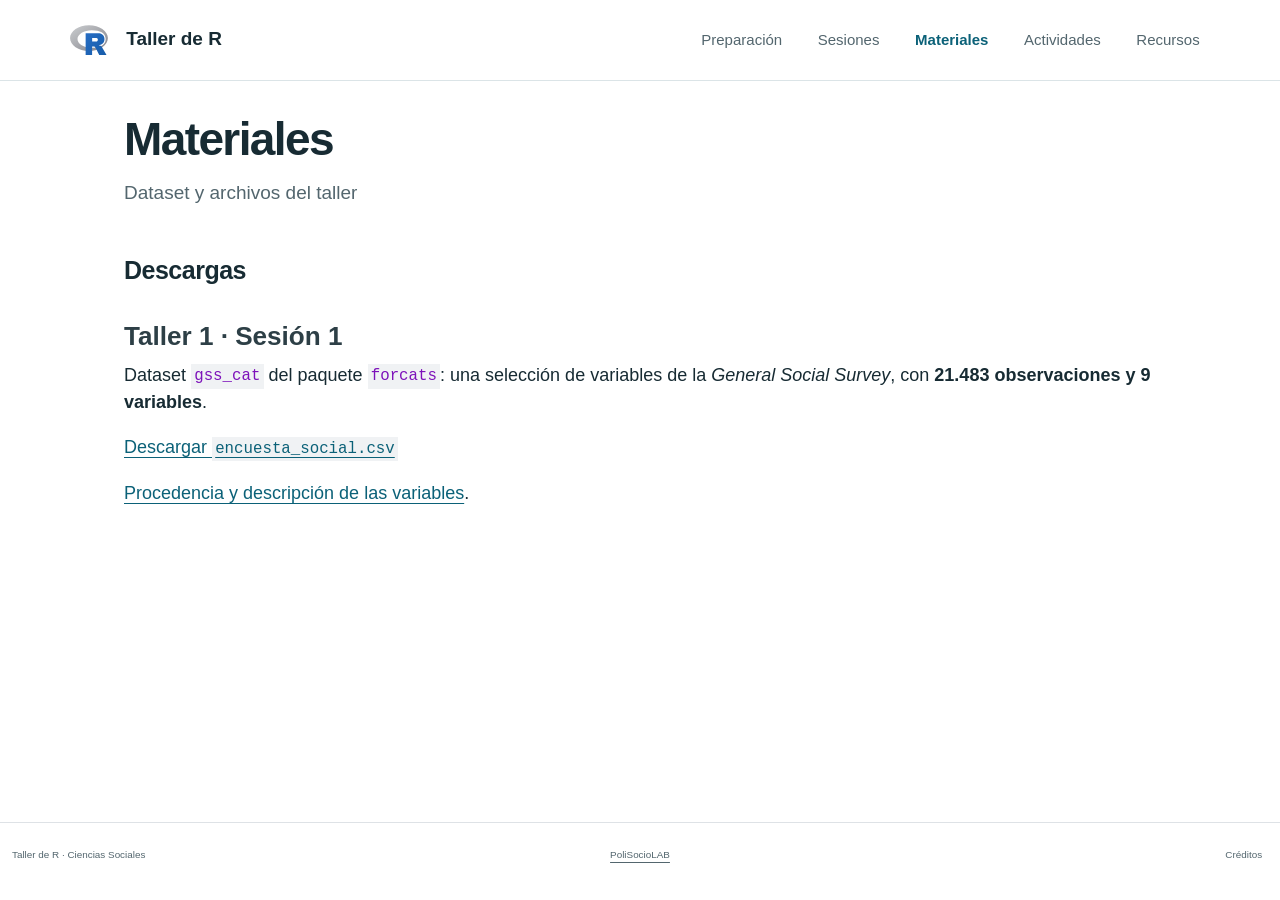
<file: materiales.html>
<!DOCTYPE html>
<html xmlns="http://www.w3.org/1999/xhtml" lang="es" xml:lang="es"><head>

<meta charset="utf-8">
<meta name="generator" content="quarto-1.10.19">

<meta name="viewport" content="width=device-width, initial-scale=1.0, user-scalable=yes">


<title>Materiales – Taller de R</title>
<style>
/* Default styles provided by pandoc.
** See https://pandoc.org/MANUAL.html#variables-for-html for config info.
*/
span.smallcaps{font-variant: small-caps;}
div.columns{display: flex; gap: 1.5em;}
div.column{flex: auto;}
@media screen {
div.columns{gap: min(4vw, 1.5em);}
div.column{overflow-x: auto;}
}
div.hanging-indent{margin-left: 1.5em; text-indent: -1.5em;}
ul.task-list{list-style: none;}
ul.task-list li input[type="checkbox"] {
  width: 0.8em;
  margin: 0 0.8em 0.2em -1em; /* quarto-specific, see https://github.com/quarto-dev/quarto-cli/issues/4556 */ 
  vertical-align: middle;
}
</style>


<script src="site_libs/quarto-nav/quarto-nav.js"></script>
<script src="site_libs/quarto-nav/headroom.min.js"></script>
<link href="./r.svg" rel="icon" type="image/svg+xml">
<script src="site_libs/clipboard/clipboard.min.js"></script>
<script src="site_libs/quarto-html/quarto.js" type="module"></script>
<script src="site_libs/quarto-html/tabsets/tabsets.js" type="module"></script>
<script src="site_libs/quarto-html/popper.min.js"></script>
<script src="site_libs/quarto-html/tippy.umd.min.js"></script>
<link href="site_libs/quarto-html/tippy.css" rel="stylesheet">
<link href="site_libs/quarto-html/quarto-syntax-highlighting-bf27225e3a48a9273f3daa8f8e829971.css" rel="stylesheet" id="quarto-text-highlighting-styles">
<script src="site_libs/bootstrap/bootstrap.min.js"></script>
<link href="site_libs/bootstrap/bootstrap-icons.css" rel="stylesheet">
<link href="site_libs/bootstrap/bootstrap-04a30caa94964a7d481b1c7be4f9f0eb.min.css" rel="stylesheet" append-hash="true" id="quarto-bootstrap" data-mode="light">
<script id="quarto-search-options" type="application/json">{
  "language": {
    "search-no-results-text": "No se han encontrado resultados",
    "search-matching-documents-text": "documentos encontrados",
    "search-copy-link-title": "Copiar el enlace en la búsqueda",
    "search-hide-matches-text": "Ocultar resultados adicionales",
    "search-more-match-text": "resultado adicional en este documento",
    "search-more-matches-text": "resultados adicionales en este documento",
    "search-clear-button-title": "Borrar",
    "search-text-placeholder": "",
    "search-detached-cancel-button-title": "Cancelar",
    "search-submit-button-title": "Enviar",
    "search-label": "Buscar"
  }
}</script>
<style>html{ scroll-behavior: smooth; }</style>


<link rel="stylesheet" href="estilos.css">
</head>

<body class="nav-fixed fullcontent quarto-light">

<div id="quarto-search-results"></div>
  <header id="quarto-header" class="headroom fixed-top">
    <nav class="navbar navbar-expand-lg " data-bs-theme="dark">
      <div class="navbar-container container-fluid">
      <div class="navbar-brand-container mx-auto">
    <a href="./index.html" class="navbar-brand navbar-brand-logo">
    <img src="./r.svg" alt="Logotipo de R" class="navbar-logo light-content">
    <img src="./r.svg" alt="Logotipo de R" class="navbar-logo dark-content">
    </a>
    <a class="navbar-brand" href="./index.html">
    <span class="navbar-title">Taller de R</span>
    </a>
  </div>
          <button class="navbar-toggler" type="button" data-bs-toggle="collapse" data-bs-target="#navbarCollapse" aria-controls="navbarCollapse" role="menu" aria-expanded="false" aria-label="Navegación de palanca" onclick="if (window.quartoToggleHeadroom) { window.quartoToggleHeadroom(); }">
  <span class="navbar-toggler-icon"></span>
</button>
          <div class="collapse navbar-collapse" id="navbarCollapse">
            <ul class="navbar-nav navbar-nav-scroll ms-auto">
  <li class="nav-item">
    <a class="nav-link" href="./preparacion.html"> 
<span class="menu-text">Preparación</span></a>
  </li>  
  <li class="nav-item">
    <a class="nav-link" href="./sesiones.html"> 
<span class="menu-text">Sesiones</span></a>
  </li>  
  <li class="nav-item">
    <a class="nav-link active" href="./materiales.html" aria-current="page"> 
<span class="menu-text">Materiales</span></a>
  </li>  
  <li class="nav-item">
    <a class="nav-link" href="./actividades.html"> 
<span class="menu-text">Actividades</span></a>
  </li>  
  <li class="nav-item">
    <a class="nav-link" href="./recursos.html"> 
<span class="menu-text">Recursos</span></a>
  </li>  
</ul>
          </div> <!-- /navcollapse -->
            <div class="quarto-navbar-tools">
</div>
      </div> <!-- /container-fluid -->
    </nav>
</header>
<!-- content -->
<div id="quarto-content" class="quarto-container page-columns page-rows-contents page-layout-article page-navbar">
<!-- sidebar -->
<!-- margin-sidebar -->
    
<!-- main -->
<main class="content" id="quarto-document-content">

<header id="title-block-header" class="quarto-title-block default">
<div class="quarto-title">
<h1 class="title">Materiales</h1>
<p class="subtitle lead">Dataset y archivos del taller</p>
</div>



<div class="quarto-title-meta">

    
  
    
  </div>
  


</header>


<section id="descargas" class="level2">
<h2 data-anchor-id="descargas">Descargas</h2>
<section id="taller-1-sesión-1" class="level3">
<h3 data-anchor-id="taller-1-sesión-1">Taller 1 · Sesión 1</h3>
<p>Dataset <code>gss_cat</code> del paquete <code>forcats</code>: una selección de variables de la <em>General Social Survey</em>, con <strong>21.483 observaciones y 9 variables</strong>.</p>
<p><a href="datos/taller-1/sesion-1/encuesta_social.csv" download="encuesta_social.csv">Descargar <code>encuesta_social.csv</code></a></p>
<p><a href="https://forcats.tidyverse.org/reference/gss_cat.html" target="_blank" rel="noopener">Procedencia y descripción de las variables</a>.</p>


</section>
</section>

</main> <!-- /main -->
<script id="quarto-html-after-body" type="application/javascript">
  window.document.addEventListener("DOMContentLoaded", function (event) {
    const isCodeAnnotation = (el) => {
      for (const clz of el.classList) {
        if (clz.startsWith('code-annotation-')) {                     
          return true;
        }
      }
      return false;
    }
    const onCopySuccess = function(e) {
      // button target
      const button = e.trigger;
      // don't keep focus
      button.blur();
      // flash "checked"
      button.classList.add('code-copy-button-checked');
      var currentTitle = button.getAttribute("title");
      button.setAttribute("title", "Copiado");
      let tooltip;
      if (window.bootstrap) {
        button.setAttribute("data-bs-toggle", "tooltip");
        button.setAttribute("data-bs-placement", "left");
        button.setAttribute("data-bs-title", "Copiado");
        tooltip = new bootstrap.Tooltip(button, 
          { trigger: "manual", 
            customClass: "code-copy-button-tooltip",
            offset: [0, -8]});
        tooltip.show();    
      }
      setTimeout(function() {
        if (tooltip) {
          tooltip.hide();
          button.removeAttribute("data-bs-title");
          button.removeAttribute("data-bs-toggle");
          button.removeAttribute("data-bs-placement");
        }
        button.setAttribute("title", currentTitle);
        button.classList.remove('code-copy-button-checked');
      }, 1000);
      // clear code selection
      e.clearSelection();
    }
    const getTextToCopy = function(trigger) {
      const outerScaffold = trigger.parentElement.cloneNode(true);
      const codeEl = outerScaffold.querySelector('code');
      for (const childEl of codeEl.children) {
        if (isCodeAnnotation(childEl)) {
          childEl.remove();
        }
      }
      return codeEl.innerText;
    }
    const clipboard = new window.ClipboardJS('.code-copy-button:not([data-in-quarto-modal])', {
      text: getTextToCopy
    });
    clipboard.on('success', onCopySuccess);
    if (window.document.getElementById('quarto-embedded-source-code-modal')) {
      const clipboardModal = new window.ClipboardJS('.code-copy-button[data-in-quarto-modal]', {
        text: getTextToCopy,
        container: window.document.getElementById('quarto-embedded-source-code-modal')
      });
      clipboardModal.on('success', onCopySuccess);
    }
      var localhostRegex = new RegExp(/^(?:http|https):\/\/localhost\:?[0-9]*\//);
      var mailtoRegex = new RegExp(/^mailto:/);
        var filterRegex = new RegExp("https:\/\/laboratorio-polisociolab\.github\.io\/R-workshop\/");
      var isInternal = (href) => {
          return filterRegex.test(href) || localhostRegex.test(href) || mailtoRegex.test(href);
      }
      // Inspect non-navigation links and adorn them if external
     var links = window.document.querySelectorAll('a[href]:not(.nav-link):not(.navbar-brand):not(.toc-action):not(.sidebar-link):not(.sidebar-item-toggle):not(.pagination-link):not(.no-external):not([aria-hidden]):not(.dropdown-item):not(.quarto-navigation-tool):not(.about-link)');
      for (var i=0; i<links.length; i++) {
        const link = links[i];
        if (!isInternal(link.href)) {
          // undo the damage that might have been done by quarto-nav.js in the case of
          // links that we want to consider external
          if (link.dataset.originalHref !== undefined) {
            link.href = link.dataset.originalHref;
          }
        }
      }
    function tippyHover(el, contentFn, onTriggerFn, onUntriggerFn) {
      const config = {
        allowHTML: true,
        maxWidth: 500,
        delay: 100,
        arrow: false,
        appendTo: function(el) {
            return el.parentElement;
        },
        interactive: true,
        interactiveBorder: 10,
        theme: 'quarto',
        placement: 'bottom-start',
      };
      if (contentFn) {
        config.content = contentFn;
      }
      if (onTriggerFn) {
        config.onTrigger = onTriggerFn;
      }
      if (onUntriggerFn) {
        config.onUntrigger = onUntriggerFn;
      }
      window.tippy(el, config); 
    }
    const noterefs = window.document.querySelectorAll('a[role="doc-noteref"]');
    for (var i=0; i<noterefs.length; i++) {
      const ref = noterefs[i];
      tippyHover(ref, function() {
        // use id or data attribute instead here
        let href = ref.getAttribute('data-footnote-href') || ref.getAttribute('href');
        try { href = new URL(href).hash; } catch {}
        const id = href.replace(/^#\/?/, "");
        const note = window.document.getElementById(id);
        if (note) {
          return note.innerHTML;
        } else {
          return "";
        }
      });
    }
    const xrefs = window.document.querySelectorAll('a.quarto-xref');
    const processXRef = (id, note) => {
      // Strip column container classes
      const stripColumnClz = (el) => {
        el.classList.remove("page-full", "page-columns");
        if (el.children) {
          for (const child of el.children) {
            stripColumnClz(child);
          }
        }
      }
      stripColumnClz(note)
      if (id === null || id.startsWith('sec-')) {
        // Special case sections, only their first couple elements
        const container = document.createElement("div");
        if (note.children && note.children.length > 2) {
          container.appendChild(note.children[0].cloneNode(true));
          for (let i = 1; i < note.children.length; i++) {
            const child = note.children[i];
            if (child.tagName === "P" && child.innerText === "") {
              continue;
            } else {
              container.appendChild(child.cloneNode(true));
              break;
            }
          }
          if (window.Quarto?.typesetMath) {
            window.Quarto.typesetMath(container);
          }
          return container.innerHTML
        } else {
          if (window.Quarto?.typesetMath) {
            window.Quarto.typesetMath(note);
          }
          return note.innerHTML;
        }
      } else {
        // Remove any anchor links if they are present
        const anchorLink = note.querySelector('a.anchorjs-link');
        if (anchorLink) {
          anchorLink.remove();
        }
        if (window.Quarto?.typesetMath) {
          window.Quarto.typesetMath(note);
        }
        if (note.classList.contains("callout")) {
          return note.outerHTML;
        } else {
          return note.innerHTML;
        }
      }
    }
    for (var i=0; i<xrefs.length; i++) {
      const xref = xrefs[i];
      tippyHover(xref, undefined, function(instance) {
        instance.disable();
        let url = xref.getAttribute('href');
        let hash = undefined; 
        if (url.startsWith('#')) {
          hash = url;
        } else {
          try { hash = new URL(url).hash; } catch {}
        }
        if (hash) {
          const id = hash.replace(/^#\/?/, "");
          const note = window.document.getElementById(id);
          if (note !== null) {
            try {
              const html = processXRef(id, note.cloneNode(true));
              instance.setContent(html);
            } finally {
              instance.enable();
              instance.show();
            }
          } else {
            // See if we can fetch this
            fetch(url.split('#')[0])
            .then(res => res.text())
            .then(html => {
              const parser = new DOMParser();
              const htmlDoc = parser.parseFromString(html, "text/html");
              const note = htmlDoc.getElementById(id);
              if (note !== null) {
                const html = processXRef(id, note);
                instance.setContent(html);
              } 
            }).finally(() => {
              instance.enable();
              instance.show();
            });
          }
        } else {
          // See if we can fetch a full url (with no hash to target)
          // This is a special case and we should probably do some content thinning / targeting
          fetch(url)
          .then(res => res.text())
          .then(html => {
            const parser = new DOMParser();
            const htmlDoc = parser.parseFromString(html, "text/html");
            const note = htmlDoc.querySelector('main.content');
            if (note !== null) {
              // This should only happen for chapter cross references
              // (since there is no id in the URL)
              // remove the first header
              if (note.children.length > 0 && note.children[0].tagName === "HEADER") {
                note.children[0].remove();
              }
              const html = processXRef(null, note);
              instance.setContent(html);
            } 
          }).finally(() => {
            instance.enable();
            instance.show();
          });
        }
      }, function(instance) {
      });
    }
        let selectedAnnoteEl;
        const selectorForAnnotation = ( cell, annotation) => {
          let cellAttr = 'data-code-cell="' + cell + '"';
          let lineAttr = 'data-code-annotation="' +  annotation + '"';
          const selector = 'span[' + cellAttr + '][' + lineAttr + ']';
          return selector;
        }
        const selectCodeLines = (annoteEl) => {
          const doc = window.document;
          const targetCell = annoteEl.getAttribute("data-target-cell");
          const targetAnnotation = annoteEl.getAttribute("data-target-annotation");
          const annoteSpan = window.document.querySelector(selectorForAnnotation(targetCell, targetAnnotation));
          const lines = annoteSpan.getAttribute("data-code-lines").split(",");
          const lineIds = lines.map((line) => {
            return targetCell + "-" + line;
          })
          let top = null;
          let height = null;
          let parent = null;
          if (lineIds.length > 0) {
              //compute the position of the single el (top and bottom and make a div)
              const el = window.document.getElementById(lineIds[0]);
              top = el.offsetTop;
              height = el.offsetHeight;
              parent = el.parentElement.parentElement;
            if (lineIds.length > 1) {
              const lastEl = window.document.getElementById(lineIds[lineIds.length - 1]);
              const bottom = lastEl.offsetTop + lastEl.offsetHeight;
              height = bottom - top;
            }
            if (top !== null && height !== null && parent !== null) {
              // cook up a div (if necessary) and position it 
              let div = window.document.getElementById("code-annotation-line-highlight");
              if (div === null) {
                div = window.document.createElement("div");
                div.setAttribute("id", "code-annotation-line-highlight");
                div.style.position = 'absolute';
                parent.appendChild(div);
              }
              div.style.top = top - 2 + "px";
              div.style.height = height + 4 + "px";
              div.style.left = 0;
              let gutterDiv = window.document.getElementById("code-annotation-line-highlight-gutter");
              if (gutterDiv === null) {
                gutterDiv = window.document.createElement("div");
                gutterDiv.setAttribute("id", "code-annotation-line-highlight-gutter");
                gutterDiv.style.position = 'absolute';
                const codeCell = window.document.getElementById(targetCell);
                const gutter = codeCell.querySelector('.code-annotation-gutter');
                gutter.appendChild(gutterDiv);
              }
              gutterDiv.style.top = top - 2 + "px";
              gutterDiv.style.height = height + 4 + "px";
            }
            selectedAnnoteEl = annoteEl;
          }
        };
        const unselectCodeLines = () => {
          const elementsIds = ["code-annotation-line-highlight", "code-annotation-line-highlight-gutter"];
          elementsIds.forEach((elId) => {
            const div = window.document.getElementById(elId);
            if (div) {
              div.remove();
            }
          });
          selectedAnnoteEl = undefined;
        };
          // Handle positioning of the toggle
      window.addEventListener(
        "resize",
        throttle(() => {
          elRect = undefined;
          if (selectedAnnoteEl) {
            selectCodeLines(selectedAnnoteEl);
          }
        }, 10)
      );
      function throttle(fn, ms) {
      let throttle = false;
      let timer;
        return (...args) => {
          if(!throttle) { // first call gets through
              fn.apply(this, args);
              throttle = true;
          } else { // all the others get throttled
              if(timer) clearTimeout(timer); // cancel #2
              timer = setTimeout(() => {
                fn.apply(this, args);
                timer = throttle = false;
              }, ms);
          }
        };
      }
        // Attach click handler to the DT
        const annoteDls = window.document.querySelectorAll('dt[data-target-cell]');
        for (const annoteDlNode of annoteDls) {
          annoteDlNode.addEventListener('click', (event) => {
            const clickedEl = event.target;
            if (clickedEl !== selectedAnnoteEl) {
              unselectCodeLines();
              const activeEl = window.document.querySelector('dt[data-target-cell].code-annotation-active');
              if (activeEl) {
                activeEl.classList.remove('code-annotation-active');
              }
              selectCodeLines(clickedEl);
              clickedEl.classList.add('code-annotation-active');
            } else {
              // Unselect the line
              unselectCodeLines();
              clickedEl.classList.remove('code-annotation-active');
            }
          });
        }
    const findCites = (el) => {
      const parentEl = el.parentElement;
      if (parentEl) {
        const cites = parentEl.dataset.cites;
        if (cites) {
          return {
            el,
            cites: cites.split(' ')
          };
        } else {
          return findCites(el.parentElement)
        }
      } else {
        return undefined;
      }
    };
    var bibliorefs = window.document.querySelectorAll('a[role="doc-biblioref"]');
    for (var i=0; i<bibliorefs.length; i++) {
      const ref = bibliorefs[i];
      const citeInfo = findCites(ref);
      if (citeInfo) {
        tippyHover(citeInfo.el, function() {
          var popup = window.document.createElement('div');
          citeInfo.cites.forEach(function(cite) {
            var citeDiv = window.document.createElement('div');
            citeDiv.classList.add('hanging-indent');
            citeDiv.classList.add('csl-entry');
            var biblioDiv = window.document.getElementById('ref-' + cite);
            if (biblioDiv) {
              citeDiv.innerHTML = biblioDiv.innerHTML;
            }
            popup.appendChild(citeDiv);
          });
          return popup.innerHTML;
        });
      }
    }
  });
  </script>
</div> <!-- /content -->
<footer class="footer">
  <div class="nav-footer">
    <div class="nav-footer-left">
<p>Taller de R · Ciencias Sociales</p>
</div>   
    <div class="nav-footer-center">
<p><a href="https://polisocio.ugr.es/investigacion/polisociolab" target="_blank" rel="noopener">PoliSocioLAB</a></p>
</div>
    <div class="nav-footer-right">
      <ul class="footer-items list-unstyled">
    <li class="nav-item">
    <a class="nav-link" href="./creditos.html">
<p>Créditos</p>
</a>
  </li>  
</ul>
    </div>
  </div>
</footer>




<script src="site_libs/quarto-html/zenscroll-min.js"></script>
</body></html>
</file>
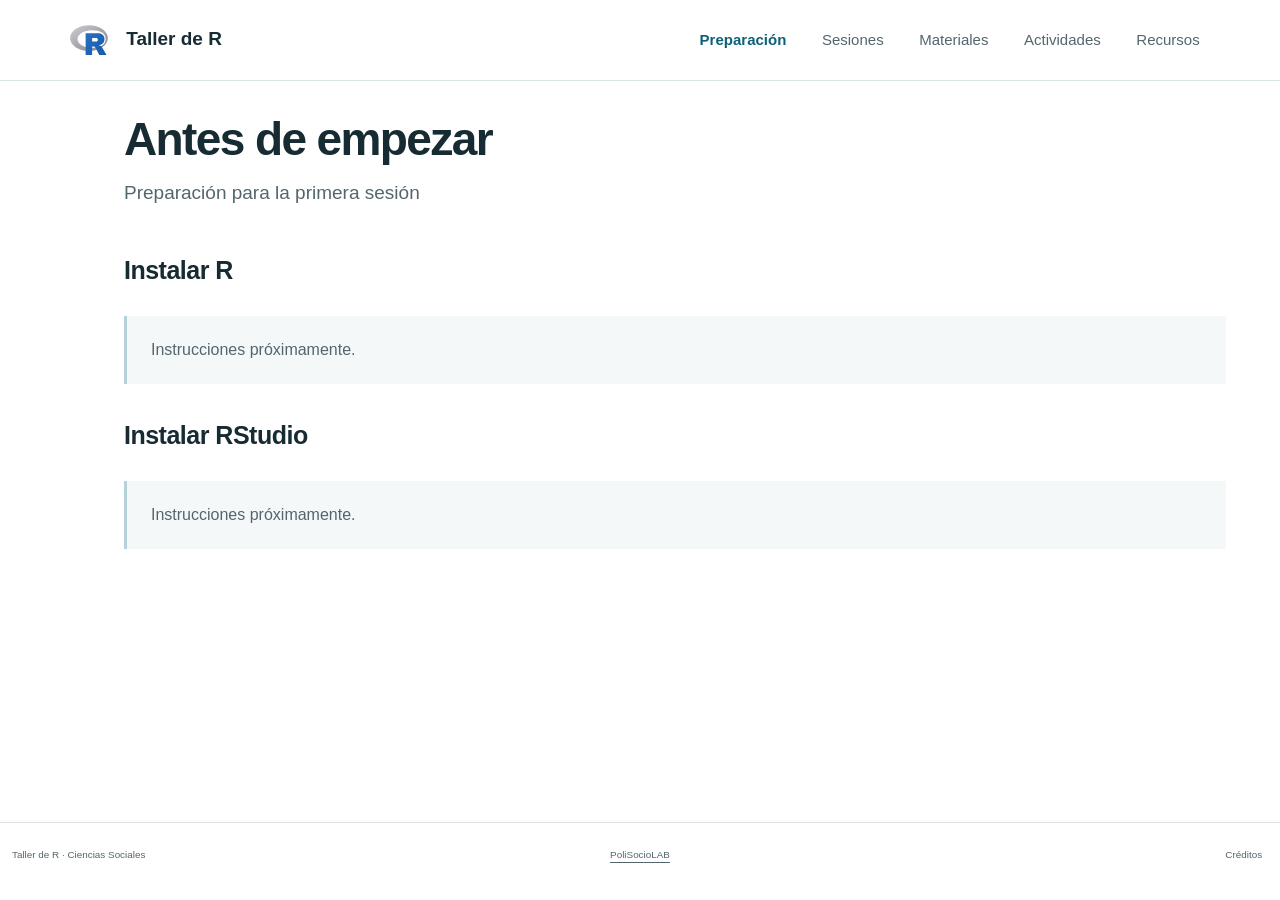
<file: preparacion.html>
<!DOCTYPE html>
<html xmlns="http://www.w3.org/1999/xhtml" lang="es" xml:lang="es"><head>

<meta charset="utf-8">
<meta name="generator" content="quarto-1.10.19">

<meta name="viewport" content="width=device-width, initial-scale=1.0, user-scalable=yes">


<title>Antes de empezar – Taller de R</title>
<style>
/* Default styles provided by pandoc.
** See https://pandoc.org/MANUAL.html#variables-for-html for config info.
*/
span.smallcaps{font-variant: small-caps;}
div.columns{display: flex; gap: 1.5em;}
div.column{flex: auto;}
@media screen {
div.columns{gap: min(4vw, 1.5em);}
div.column{overflow-x: auto;}
}
div.hanging-indent{margin-left: 1.5em; text-indent: -1.5em;}
ul.task-list{list-style: none;}
ul.task-list li input[type="checkbox"] {
  width: 0.8em;
  margin: 0 0.8em 0.2em -1em; /* quarto-specific, see https://github.com/quarto-dev/quarto-cli/issues/4556 */ 
  vertical-align: middle;
}
</style>


<script src="site_libs/quarto-nav/quarto-nav.js"></script>
<script src="site_libs/quarto-nav/headroom.min.js"></script>
<link href="./r.svg" rel="icon" type="image/svg+xml">
<script src="site_libs/clipboard/clipboard.min.js"></script>
<script src="site_libs/quarto-html/quarto.js" type="module"></script>
<script src="site_libs/quarto-html/tabsets/tabsets.js" type="module"></script>
<script src="site_libs/quarto-html/popper.min.js"></script>
<script src="site_libs/quarto-html/tippy.umd.min.js"></script>
<link href="site_libs/quarto-html/tippy.css" rel="stylesheet">
<link href="site_libs/quarto-html/quarto-syntax-highlighting-bf27225e3a48a9273f3daa8f8e829971.css" rel="stylesheet" id="quarto-text-highlighting-styles">
<script src="site_libs/bootstrap/bootstrap.min.js"></script>
<link href="site_libs/bootstrap/bootstrap-icons.css" rel="stylesheet">
<link href="site_libs/bootstrap/bootstrap-04a30caa94964a7d481b1c7be4f9f0eb.min.css" rel="stylesheet" append-hash="true" id="quarto-bootstrap" data-mode="light">
<script id="quarto-search-options" type="application/json">{
  "language": {
    "search-no-results-text": "No se han encontrado resultados",
    "search-matching-documents-text": "documentos encontrados",
    "search-copy-link-title": "Copiar el enlace en la búsqueda",
    "search-hide-matches-text": "Ocultar resultados adicionales",
    "search-more-match-text": "resultado adicional en este documento",
    "search-more-matches-text": "resultados adicionales en este documento",
    "search-clear-button-title": "Borrar",
    "search-text-placeholder": "",
    "search-detached-cancel-button-title": "Cancelar",
    "search-submit-button-title": "Enviar",
    "search-label": "Buscar"
  }
}</script>
<style>html{ scroll-behavior: smooth; }</style>


<link rel="stylesheet" href="estilos.css">
</head>

<body class="nav-fixed fullcontent quarto-light">

<div id="quarto-search-results"></div>
  <header id="quarto-header" class="headroom fixed-top">
    <nav class="navbar navbar-expand-lg " data-bs-theme="dark">
      <div class="navbar-container container-fluid">
      <div class="navbar-brand-container mx-auto">
    <a href="./index.html" class="navbar-brand navbar-brand-logo">
    <img src="./r.svg" alt="Logotipo de R" class="navbar-logo light-content">
    <img src="./r.svg" alt="Logotipo de R" class="navbar-logo dark-content">
    </a>
    <a class="navbar-brand" href="./index.html">
    <span class="navbar-title">Taller de R</span>
    </a>
  </div>
          <button class="navbar-toggler" type="button" data-bs-toggle="collapse" data-bs-target="#navbarCollapse" aria-controls="navbarCollapse" role="menu" aria-expanded="false" aria-label="Navegación de palanca" onclick="if (window.quartoToggleHeadroom) { window.quartoToggleHeadroom(); }">
  <span class="navbar-toggler-icon"></span>
</button>
          <div class="collapse navbar-collapse" id="navbarCollapse">
            <ul class="navbar-nav navbar-nav-scroll ms-auto">
  <li class="nav-item">
    <a class="nav-link active" href="./preparacion.html" aria-current="page"> 
<span class="menu-text">Preparación</span></a>
  </li>  
  <li class="nav-item">
    <a class="nav-link" href="./sesiones.html"> 
<span class="menu-text">Sesiones</span></a>
  </li>  
  <li class="nav-item">
    <a class="nav-link" href="./materiales.html"> 
<span class="menu-text">Materiales</span></a>
  </li>  
  <li class="nav-item">
    <a class="nav-link" href="./actividades.html"> 
<span class="menu-text">Actividades</span></a>
  </li>  
  <li class="nav-item">
    <a class="nav-link" href="./recursos.html"> 
<span class="menu-text">Recursos</span></a>
  </li>  
</ul>
          </div> <!-- /navcollapse -->
            <div class="quarto-navbar-tools">
</div>
      </div> <!-- /container-fluid -->
    </nav>
</header>
<!-- content -->
<div id="quarto-content" class="quarto-container page-columns page-rows-contents page-layout-article page-navbar">
<!-- sidebar -->
<!-- margin-sidebar -->
    
<!-- main -->
<main class="content" id="quarto-document-content">

<header id="title-block-header" class="quarto-title-block default">
<div class="quarto-title">
<h1 class="title">Antes de empezar</h1>
<p class="subtitle lead">Preparación para la primera sesión</p>
</div>



<div class="quarto-title-meta">

    
  
    
  </div>
  


</header>


<section id="instalar-r" class="level2">
<h2 data-anchor-id="instalar-r">Instalar R</h2>
<!-- Añadir aquí las instrucciones de instalación de R. -->
<div class="contenido-pendiente">
<p>Instrucciones próximamente.</p>
</div>
</section>
<section id="instalar-rstudio" class="level2">
<h2 data-anchor-id="instalar-rstudio">Instalar RStudio</h2>
<!-- Añadir aquí las instrucciones de instalación de RStudio. -->
<div class="contenido-pendiente">
<p>Instrucciones próximamente.</p>
</div>


</section>

</main> <!-- /main -->
<script id="quarto-html-after-body" type="application/javascript">
  window.document.addEventListener("DOMContentLoaded", function (event) {
    const isCodeAnnotation = (el) => {
      for (const clz of el.classList) {
        if (clz.startsWith('code-annotation-')) {                     
          return true;
        }
      }
      return false;
    }
    const onCopySuccess = function(e) {
      // button target
      const button = e.trigger;
      // don't keep focus
      button.blur();
      // flash "checked"
      button.classList.add('code-copy-button-checked');
      var currentTitle = button.getAttribute("title");
      button.setAttribute("title", "Copiado");
      let tooltip;
      if (window.bootstrap) {
        button.setAttribute("data-bs-toggle", "tooltip");
        button.setAttribute("data-bs-placement", "left");
        button.setAttribute("data-bs-title", "Copiado");
        tooltip = new bootstrap.Tooltip(button, 
          { trigger: "manual", 
            customClass: "code-copy-button-tooltip",
            offset: [0, -8]});
        tooltip.show();    
      }
      setTimeout(function() {
        if (tooltip) {
          tooltip.hide();
          button.removeAttribute("data-bs-title");
          button.removeAttribute("data-bs-toggle");
          button.removeAttribute("data-bs-placement");
        }
        button.setAttribute("title", currentTitle);
        button.classList.remove('code-copy-button-checked');
      }, 1000);
      // clear code selection
      e.clearSelection();
    }
    const getTextToCopy = function(trigger) {
      const outerScaffold = trigger.parentElement.cloneNode(true);
      const codeEl = outerScaffold.querySelector('code');
      for (const childEl of codeEl.children) {
        if (isCodeAnnotation(childEl)) {
          childEl.remove();
        }
      }
      return codeEl.innerText;
    }
    const clipboard = new window.ClipboardJS('.code-copy-button:not([data-in-quarto-modal])', {
      text: getTextToCopy
    });
    clipboard.on('success', onCopySuccess);
    if (window.document.getElementById('quarto-embedded-source-code-modal')) {
      const clipboardModal = new window.ClipboardJS('.code-copy-button[data-in-quarto-modal]', {
        text: getTextToCopy,
        container: window.document.getElementById('quarto-embedded-source-code-modal')
      });
      clipboardModal.on('success', onCopySuccess);
    }
      var localhostRegex = new RegExp(/^(?:http|https):\/\/localhost\:?[0-9]*\//);
      var mailtoRegex = new RegExp(/^mailto:/);
        var filterRegex = new RegExp("https:\/\/laboratorio-polisociolab\.github\.io\/R-workshop\/");
      var isInternal = (href) => {
          return filterRegex.test(href) || localhostRegex.test(href) || mailtoRegex.test(href);
      }
      // Inspect non-navigation links and adorn them if external
     var links = window.document.querySelectorAll('a[href]:not(.nav-link):not(.navbar-brand):not(.toc-action):not(.sidebar-link):not(.sidebar-item-toggle):not(.pagination-link):not(.no-external):not([aria-hidden]):not(.dropdown-item):not(.quarto-navigation-tool):not(.about-link)');
      for (var i=0; i<links.length; i++) {
        const link = links[i];
        if (!isInternal(link.href)) {
          // undo the damage that might have been done by quarto-nav.js in the case of
          // links that we want to consider external
          if (link.dataset.originalHref !== undefined) {
            link.href = link.dataset.originalHref;
          }
        }
      }
    function tippyHover(el, contentFn, onTriggerFn, onUntriggerFn) {
      const config = {
        allowHTML: true,
        maxWidth: 500,
        delay: 100,
        arrow: false,
        appendTo: function(el) {
            return el.parentElement;
        },
        interactive: true,
        interactiveBorder: 10,
        theme: 'quarto',
        placement: 'bottom-start',
      };
      if (contentFn) {
        config.content = contentFn;
      }
      if (onTriggerFn) {
        config.onTrigger = onTriggerFn;
      }
      if (onUntriggerFn) {
        config.onUntrigger = onUntriggerFn;
      }
      window.tippy(el, config); 
    }
    const noterefs = window.document.querySelectorAll('a[role="doc-noteref"]');
    for (var i=0; i<noterefs.length; i++) {
      const ref = noterefs[i];
      tippyHover(ref, function() {
        // use id or data attribute instead here
        let href = ref.getAttribute('data-footnote-href') || ref.getAttribute('href');
        try { href = new URL(href).hash; } catch {}
        const id = href.replace(/^#\/?/, "");
        const note = window.document.getElementById(id);
        if (note) {
          return note.innerHTML;
        } else {
          return "";
        }
      });
    }
    const xrefs = window.document.querySelectorAll('a.quarto-xref');
    const processXRef = (id, note) => {
      // Strip column container classes
      const stripColumnClz = (el) => {
        el.classList.remove("page-full", "page-columns");
        if (el.children) {
          for (const child of el.children) {
            stripColumnClz(child);
          }
        }
      }
      stripColumnClz(note)
      if (id === null || id.startsWith('sec-')) {
        // Special case sections, only their first couple elements
        const container = document.createElement("div");
        if (note.children && note.children.length > 2) {
          container.appendChild(note.children[0].cloneNode(true));
          for (let i = 1; i < note.children.length; i++) {
            const child = note.children[i];
            if (child.tagName === "P" && child.innerText === "") {
              continue;
            } else {
              container.appendChild(child.cloneNode(true));
              break;
            }
          }
          if (window.Quarto?.typesetMath) {
            window.Quarto.typesetMath(container);
          }
          return container.innerHTML
        } else {
          if (window.Quarto?.typesetMath) {
            window.Quarto.typesetMath(note);
          }
          return note.innerHTML;
        }
      } else {
        // Remove any anchor links if they are present
        const anchorLink = note.querySelector('a.anchorjs-link');
        if (anchorLink) {
          anchorLink.remove();
        }
        if (window.Quarto?.typesetMath) {
          window.Quarto.typesetMath(note);
        }
        if (note.classList.contains("callout")) {
          return note.outerHTML;
        } else {
          return note.innerHTML;
        }
      }
    }
    for (var i=0; i<xrefs.length; i++) {
      const xref = xrefs[i];
      tippyHover(xref, undefined, function(instance) {
        instance.disable();
        let url = xref.getAttribute('href');
        let hash = undefined; 
        if (url.startsWith('#')) {
          hash = url;
        } else {
          try { hash = new URL(url).hash; } catch {}
        }
        if (hash) {
          const id = hash.replace(/^#\/?/, "");
          const note = window.document.getElementById(id);
          if (note !== null) {
            try {
              const html = processXRef(id, note.cloneNode(true));
              instance.setContent(html);
            } finally {
              instance.enable();
              instance.show();
            }
          } else {
            // See if we can fetch this
            fetch(url.split('#')[0])
            .then(res => res.text())
            .then(html => {
              const parser = new DOMParser();
              const htmlDoc = parser.parseFromString(html, "text/html");
              const note = htmlDoc.getElementById(id);
              if (note !== null) {
                const html = processXRef(id, note);
                instance.setContent(html);
              } 
            }).finally(() => {
              instance.enable();
              instance.show();
            });
          }
        } else {
          // See if we can fetch a full url (with no hash to target)
          // This is a special case and we should probably do some content thinning / targeting
          fetch(url)
          .then(res => res.text())
          .then(html => {
            const parser = new DOMParser();
            const htmlDoc = parser.parseFromString(html, "text/html");
            const note = htmlDoc.querySelector('main.content');
            if (note !== null) {
              // This should only happen for chapter cross references
              // (since there is no id in the URL)
              // remove the first header
              if (note.children.length > 0 && note.children[0].tagName === "HEADER") {
                note.children[0].remove();
              }
              const html = processXRef(null, note);
              instance.setContent(html);
            } 
          }).finally(() => {
            instance.enable();
            instance.show();
          });
        }
      }, function(instance) {
      });
    }
        let selectedAnnoteEl;
        const selectorForAnnotation = ( cell, annotation) => {
          let cellAttr = 'data-code-cell="' + cell + '"';
          let lineAttr = 'data-code-annotation="' +  annotation + '"';
          const selector = 'span[' + cellAttr + '][' + lineAttr + ']';
          return selector;
        }
        const selectCodeLines = (annoteEl) => {
          const doc = window.document;
          const targetCell = annoteEl.getAttribute("data-target-cell");
          const targetAnnotation = annoteEl.getAttribute("data-target-annotation");
          const annoteSpan = window.document.querySelector(selectorForAnnotation(targetCell, targetAnnotation));
          const lines = annoteSpan.getAttribute("data-code-lines").split(",");
          const lineIds = lines.map((line) => {
            return targetCell + "-" + line;
          })
          let top = null;
          let height = null;
          let parent = null;
          if (lineIds.length > 0) {
              //compute the position of the single el (top and bottom and make a div)
              const el = window.document.getElementById(lineIds[0]);
              top = el.offsetTop;
              height = el.offsetHeight;
              parent = el.parentElement.parentElement;
            if (lineIds.length > 1) {
              const lastEl = window.document.getElementById(lineIds[lineIds.length - 1]);
              const bottom = lastEl.offsetTop + lastEl.offsetHeight;
              height = bottom - top;
            }
            if (top !== null && height !== null && parent !== null) {
              // cook up a div (if necessary) and position it 
              let div = window.document.getElementById("code-annotation-line-highlight");
              if (div === null) {
                div = window.document.createElement("div");
                div.setAttribute("id", "code-annotation-line-highlight");
                div.style.position = 'absolute';
                parent.appendChild(div);
              }
              div.style.top = top - 2 + "px";
              div.style.height = height + 4 + "px";
              div.style.left = 0;
              let gutterDiv = window.document.getElementById("code-annotation-line-highlight-gutter");
              if (gutterDiv === null) {
                gutterDiv = window.document.createElement("div");
                gutterDiv.setAttribute("id", "code-annotation-line-highlight-gutter");
                gutterDiv.style.position = 'absolute';
                const codeCell = window.document.getElementById(targetCell);
                const gutter = codeCell.querySelector('.code-annotation-gutter');
                gutter.appendChild(gutterDiv);
              }
              gutterDiv.style.top = top - 2 + "px";
              gutterDiv.style.height = height + 4 + "px";
            }
            selectedAnnoteEl = annoteEl;
          }
        };
        const unselectCodeLines = () => {
          const elementsIds = ["code-annotation-line-highlight", "code-annotation-line-highlight-gutter"];
          elementsIds.forEach((elId) => {
            const div = window.document.getElementById(elId);
            if (div) {
              div.remove();
            }
          });
          selectedAnnoteEl = undefined;
        };
          // Handle positioning of the toggle
      window.addEventListener(
        "resize",
        throttle(() => {
          elRect = undefined;
          if (selectedAnnoteEl) {
            selectCodeLines(selectedAnnoteEl);
          }
        }, 10)
      );
      function throttle(fn, ms) {
      let throttle = false;
      let timer;
        return (...args) => {
          if(!throttle) { // first call gets through
              fn.apply(this, args);
              throttle = true;
          } else { // all the others get throttled
              if(timer) clearTimeout(timer); // cancel #2
              timer = setTimeout(() => {
                fn.apply(this, args);
                timer = throttle = false;
              }, ms);
          }
        };
      }
        // Attach click handler to the DT
        const annoteDls = window.document.querySelectorAll('dt[data-target-cell]');
        for (const annoteDlNode of annoteDls) {
          annoteDlNode.addEventListener('click', (event) => {
            const clickedEl = event.target;
            if (clickedEl !== selectedAnnoteEl) {
              unselectCodeLines();
              const activeEl = window.document.querySelector('dt[data-target-cell].code-annotation-active');
              if (activeEl) {
                activeEl.classList.remove('code-annotation-active');
              }
              selectCodeLines(clickedEl);
              clickedEl.classList.add('code-annotation-active');
            } else {
              // Unselect the line
              unselectCodeLines();
              clickedEl.classList.remove('code-annotation-active');
            }
          });
        }
    const findCites = (el) => {
      const parentEl = el.parentElement;
      if (parentEl) {
        const cites = parentEl.dataset.cites;
        if (cites) {
          return {
            el,
            cites: cites.split(' ')
          };
        } else {
          return findCites(el.parentElement)
        }
      } else {
        return undefined;
      }
    };
    var bibliorefs = window.document.querySelectorAll('a[role="doc-biblioref"]');
    for (var i=0; i<bibliorefs.length; i++) {
      const ref = bibliorefs[i];
      const citeInfo = findCites(ref);
      if (citeInfo) {
        tippyHover(citeInfo.el, function() {
          var popup = window.document.createElement('div');
          citeInfo.cites.forEach(function(cite) {
            var citeDiv = window.document.createElement('div');
            citeDiv.classList.add('hanging-indent');
            citeDiv.classList.add('csl-entry');
            var biblioDiv = window.document.getElementById('ref-' + cite);
            if (biblioDiv) {
              citeDiv.innerHTML = biblioDiv.innerHTML;
            }
            popup.appendChild(citeDiv);
          });
          return popup.innerHTML;
        });
      }
    }
  });
  </script>
</div> <!-- /content -->
<footer class="footer">
  <div class="nav-footer">
    <div class="nav-footer-left">
<p>Taller de R · Ciencias Sociales</p>
</div>   
    <div class="nav-footer-center">
<p><a href="https://polisocio.ugr.es/investigacion/polisociolab" target="_blank" rel="noopener">PoliSocioLAB</a></p>
</div>
    <div class="nav-footer-right">
      <ul class="footer-items list-unstyled">
    <li class="nav-item">
    <a class="nav-link" href="./creditos.html">
<p>Créditos</p>
</a>
  </li>  
</ul>
    </div>
  </div>
</footer>




<script src="site_libs/quarto-html/zenscroll-min.js"></script>
</body></html>
</file>
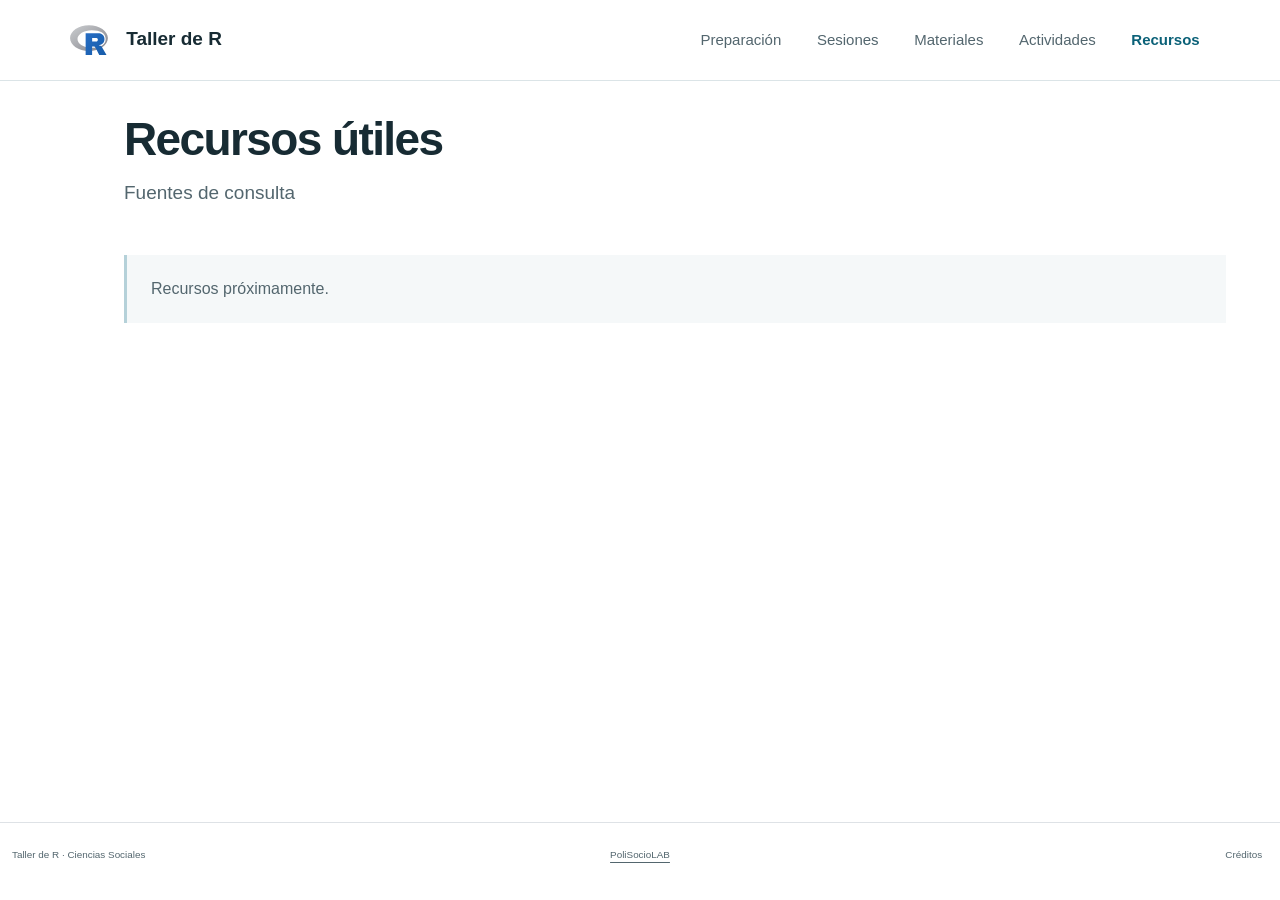
<file: recursos.html>
<!DOCTYPE html>
<html xmlns="http://www.w3.org/1999/xhtml" lang="es" xml:lang="es"><head>

<meta charset="utf-8">
<meta name="generator" content="quarto-1.10.19">

<meta name="viewport" content="width=device-width, initial-scale=1.0, user-scalable=yes">


<title>Recursos útiles – Taller de R</title>
<style>
/* Default styles provided by pandoc.
** See https://pandoc.org/MANUAL.html#variables-for-html for config info.
*/
span.smallcaps{font-variant: small-caps;}
div.columns{display: flex; gap: 1.5em;}
div.column{flex: auto;}
@media screen {
div.columns{gap: min(4vw, 1.5em);}
div.column{overflow-x: auto;}
}
div.hanging-indent{margin-left: 1.5em; text-indent: -1.5em;}
ul.task-list{list-style: none;}
ul.task-list li input[type="checkbox"] {
  width: 0.8em;
  margin: 0 0.8em 0.2em -1em; /* quarto-specific, see https://github.com/quarto-dev/quarto-cli/issues/4556 */ 
  vertical-align: middle;
}
</style>


<script src="site_libs/quarto-nav/quarto-nav.js"></script>
<script src="site_libs/quarto-nav/headroom.min.js"></script>
<link href="./r.svg" rel="icon" type="image/svg+xml">
<script src="site_libs/clipboard/clipboard.min.js"></script>
<script src="site_libs/quarto-html/quarto.js" type="module"></script>
<script src="site_libs/quarto-html/tabsets/tabsets.js" type="module"></script>
<script src="site_libs/quarto-html/popper.min.js"></script>
<script src="site_libs/quarto-html/tippy.umd.min.js"></script>
<link href="site_libs/quarto-html/tippy.css" rel="stylesheet">
<link href="site_libs/quarto-html/quarto-syntax-highlighting-bf27225e3a48a9273f3daa8f8e829971.css" rel="stylesheet" id="quarto-text-highlighting-styles">
<script src="site_libs/bootstrap/bootstrap.min.js"></script>
<link href="site_libs/bootstrap/bootstrap-icons.css" rel="stylesheet">
<link href="site_libs/bootstrap/bootstrap-04a30caa94964a7d481b1c7be4f9f0eb.min.css" rel="stylesheet" append-hash="true" id="quarto-bootstrap" data-mode="light">
<script id="quarto-search-options" type="application/json">{
  "language": {
    "search-no-results-text": "No se han encontrado resultados",
    "search-matching-documents-text": "documentos encontrados",
    "search-copy-link-title": "Copiar el enlace en la búsqueda",
    "search-hide-matches-text": "Ocultar resultados adicionales",
    "search-more-match-text": "resultado adicional en este documento",
    "search-more-matches-text": "resultados adicionales en este documento",
    "search-clear-button-title": "Borrar",
    "search-text-placeholder": "",
    "search-detached-cancel-button-title": "Cancelar",
    "search-submit-button-title": "Enviar",
    "search-label": "Buscar"
  }
}</script>
<style>html{ scroll-behavior: smooth; }</style>


<link rel="stylesheet" href="estilos.css">
</head>

<body class="nav-fixed fullcontent quarto-light">

<div id="quarto-search-results"></div>
  <header id="quarto-header" class="headroom fixed-top">
    <nav class="navbar navbar-expand-lg " data-bs-theme="dark">
      <div class="navbar-container container-fluid">
      <div class="navbar-brand-container mx-auto">
    <a href="./index.html" class="navbar-brand navbar-brand-logo">
    <img src="./r.svg" alt="Logotipo de R" class="navbar-logo light-content">
    <img src="./r.svg" alt="Logotipo de R" class="navbar-logo dark-content">
    </a>
    <a class="navbar-brand" href="./index.html">
    <span class="navbar-title">Taller de R</span>
    </a>
  </div>
          <button class="navbar-toggler" type="button" data-bs-toggle="collapse" data-bs-target="#navbarCollapse" aria-controls="navbarCollapse" role="menu" aria-expanded="false" aria-label="Navegación de palanca" onclick="if (window.quartoToggleHeadroom) { window.quartoToggleHeadroom(); }">
  <span class="navbar-toggler-icon"></span>
</button>
          <div class="collapse navbar-collapse" id="navbarCollapse">
            <ul class="navbar-nav navbar-nav-scroll ms-auto">
  <li class="nav-item">
    <a class="nav-link" href="./preparacion.html"> 
<span class="menu-text">Preparación</span></a>
  </li>  
  <li class="nav-item">
    <a class="nav-link" href="./sesiones.html"> 
<span class="menu-text">Sesiones</span></a>
  </li>  
  <li class="nav-item">
    <a class="nav-link" href="./materiales.html"> 
<span class="menu-text">Materiales</span></a>
  </li>  
  <li class="nav-item">
    <a class="nav-link" href="./actividades.html"> 
<span class="menu-text">Actividades</span></a>
  </li>  
  <li class="nav-item">
    <a class="nav-link active" href="./recursos.html" aria-current="page"> 
<span class="menu-text">Recursos</span></a>
  </li>  
</ul>
          </div> <!-- /navcollapse -->
            <div class="quarto-navbar-tools">
</div>
      </div> <!-- /container-fluid -->
    </nav>
</header>
<!-- content -->
<div id="quarto-content" class="quarto-container page-columns page-rows-contents page-layout-article page-navbar">
<!-- sidebar -->
<!-- margin-sidebar -->
    
<!-- main -->
<main class="content" id="quarto-document-content">

<header id="title-block-header" class="quarto-title-block default">
<div class="quarto-title">
<h1 class="title">Recursos útiles</h1>
<p class="subtitle lead">Fuentes de consulta</p>
</div>



<div class="quarto-title-meta">

    
  
    
  </div>
  


</header>


<!-- Añadir aquí los enlaces y una breve descripción de cada recurso. -->
<div class="contenido-pendiente">
<p>Recursos próximamente.</p>
</div>



</main> <!-- /main -->
<script id="quarto-html-after-body" type="application/javascript">
  window.document.addEventListener("DOMContentLoaded", function (event) {
    const isCodeAnnotation = (el) => {
      for (const clz of el.classList) {
        if (clz.startsWith('code-annotation-')) {                     
          return true;
        }
      }
      return false;
    }
    const onCopySuccess = function(e) {
      // button target
      const button = e.trigger;
      // don't keep focus
      button.blur();
      // flash "checked"
      button.classList.add('code-copy-button-checked');
      var currentTitle = button.getAttribute("title");
      button.setAttribute("title", "Copiado");
      let tooltip;
      if (window.bootstrap) {
        button.setAttribute("data-bs-toggle", "tooltip");
        button.setAttribute("data-bs-placement", "left");
        button.setAttribute("data-bs-title", "Copiado");
        tooltip = new bootstrap.Tooltip(button, 
          { trigger: "manual", 
            customClass: "code-copy-button-tooltip",
            offset: [0, -8]});
        tooltip.show();    
      }
      setTimeout(function() {
        if (tooltip) {
          tooltip.hide();
          button.removeAttribute("data-bs-title");
          button.removeAttribute("data-bs-toggle");
          button.removeAttribute("data-bs-placement");
        }
        button.setAttribute("title", currentTitle);
        button.classList.remove('code-copy-button-checked');
      }, 1000);
      // clear code selection
      e.clearSelection();
    }
    const getTextToCopy = function(trigger) {
      const outerScaffold = trigger.parentElement.cloneNode(true);
      const codeEl = outerScaffold.querySelector('code');
      for (const childEl of codeEl.children) {
        if (isCodeAnnotation(childEl)) {
          childEl.remove();
        }
      }
      return codeEl.innerText;
    }
    const clipboard = new window.ClipboardJS('.code-copy-button:not([data-in-quarto-modal])', {
      text: getTextToCopy
    });
    clipboard.on('success', onCopySuccess);
    if (window.document.getElementById('quarto-embedded-source-code-modal')) {
      const clipboardModal = new window.ClipboardJS('.code-copy-button[data-in-quarto-modal]', {
        text: getTextToCopy,
        container: window.document.getElementById('quarto-embedded-source-code-modal')
      });
      clipboardModal.on('success', onCopySuccess);
    }
      var localhostRegex = new RegExp(/^(?:http|https):\/\/localhost\:?[0-9]*\//);
      var mailtoRegex = new RegExp(/^mailto:/);
        var filterRegex = new RegExp("https:\/\/laboratorio-polisociolab\.github\.io\/R-workshop\/");
      var isInternal = (href) => {
          return filterRegex.test(href) || localhostRegex.test(href) || mailtoRegex.test(href);
      }
      // Inspect non-navigation links and adorn them if external
     var links = window.document.querySelectorAll('a[href]:not(.nav-link):not(.navbar-brand):not(.toc-action):not(.sidebar-link):not(.sidebar-item-toggle):not(.pagination-link):not(.no-external):not([aria-hidden]):not(.dropdown-item):not(.quarto-navigation-tool):not(.about-link)');
      for (var i=0; i<links.length; i++) {
        const link = links[i];
        if (!isInternal(link.href)) {
          // undo the damage that might have been done by quarto-nav.js in the case of
          // links that we want to consider external
          if (link.dataset.originalHref !== undefined) {
            link.href = link.dataset.originalHref;
          }
        }
      }
    function tippyHover(el, contentFn, onTriggerFn, onUntriggerFn) {
      const config = {
        allowHTML: true,
        maxWidth: 500,
        delay: 100,
        arrow: false,
        appendTo: function(el) {
            return el.parentElement;
        },
        interactive: true,
        interactiveBorder: 10,
        theme: 'quarto',
        placement: 'bottom-start',
      };
      if (contentFn) {
        config.content = contentFn;
      }
      if (onTriggerFn) {
        config.onTrigger = onTriggerFn;
      }
      if (onUntriggerFn) {
        config.onUntrigger = onUntriggerFn;
      }
      window.tippy(el, config); 
    }
    const noterefs = window.document.querySelectorAll('a[role="doc-noteref"]');
    for (var i=0; i<noterefs.length; i++) {
      const ref = noterefs[i];
      tippyHover(ref, function() {
        // use id or data attribute instead here
        let href = ref.getAttribute('data-footnote-href') || ref.getAttribute('href');
        try { href = new URL(href).hash; } catch {}
        const id = href.replace(/^#\/?/, "");
        const note = window.document.getElementById(id);
        if (note) {
          return note.innerHTML;
        } else {
          return "";
        }
      });
    }
    const xrefs = window.document.querySelectorAll('a.quarto-xref');
    const processXRef = (id, note) => {
      // Strip column container classes
      const stripColumnClz = (el) => {
        el.classList.remove("page-full", "page-columns");
        if (el.children) {
          for (const child of el.children) {
            stripColumnClz(child);
          }
        }
      }
      stripColumnClz(note)
      if (id === null || id.startsWith('sec-')) {
        // Special case sections, only their first couple elements
        const container = document.createElement("div");
        if (note.children && note.children.length > 2) {
          container.appendChild(note.children[0].cloneNode(true));
          for (let i = 1; i < note.children.length; i++) {
            const child = note.children[i];
            if (child.tagName === "P" && child.innerText === "") {
              continue;
            } else {
              container.appendChild(child.cloneNode(true));
              break;
            }
          }
          if (window.Quarto?.typesetMath) {
            window.Quarto.typesetMath(container);
          }
          return container.innerHTML
        } else {
          if (window.Quarto?.typesetMath) {
            window.Quarto.typesetMath(note);
          }
          return note.innerHTML;
        }
      } else {
        // Remove any anchor links if they are present
        const anchorLink = note.querySelector('a.anchorjs-link');
        if (anchorLink) {
          anchorLink.remove();
        }
        if (window.Quarto?.typesetMath) {
          window.Quarto.typesetMath(note);
        }
        if (note.classList.contains("callout")) {
          return note.outerHTML;
        } else {
          return note.innerHTML;
        }
      }
    }
    for (var i=0; i<xrefs.length; i++) {
      const xref = xrefs[i];
      tippyHover(xref, undefined, function(instance) {
        instance.disable();
        let url = xref.getAttribute('href');
        let hash = undefined; 
        if (url.startsWith('#')) {
          hash = url;
        } else {
          try { hash = new URL(url).hash; } catch {}
        }
        if (hash) {
          const id = hash.replace(/^#\/?/, "");
          const note = window.document.getElementById(id);
          if (note !== null) {
            try {
              const html = processXRef(id, note.cloneNode(true));
              instance.setContent(html);
            } finally {
              instance.enable();
              instance.show();
            }
          } else {
            // See if we can fetch this
            fetch(url.split('#')[0])
            .then(res => res.text())
            .then(html => {
              const parser = new DOMParser();
              const htmlDoc = parser.parseFromString(html, "text/html");
              const note = htmlDoc.getElementById(id);
              if (note !== null) {
                const html = processXRef(id, note);
                instance.setContent(html);
              } 
            }).finally(() => {
              instance.enable();
              instance.show();
            });
          }
        } else {
          // See if we can fetch a full url (with no hash to target)
          // This is a special case and we should probably do some content thinning / targeting
          fetch(url)
          .then(res => res.text())
          .then(html => {
            const parser = new DOMParser();
            const htmlDoc = parser.parseFromString(html, "text/html");
            const note = htmlDoc.querySelector('main.content');
            if (note !== null) {
              // This should only happen for chapter cross references
              // (since there is no id in the URL)
              // remove the first header
              if (note.children.length > 0 && note.children[0].tagName === "HEADER") {
                note.children[0].remove();
              }
              const html = processXRef(null, note);
              instance.setContent(html);
            } 
          }).finally(() => {
            instance.enable();
            instance.show();
          });
        }
      }, function(instance) {
      });
    }
        let selectedAnnoteEl;
        const selectorForAnnotation = ( cell, annotation) => {
          let cellAttr = 'data-code-cell="' + cell + '"';
          let lineAttr = 'data-code-annotation="' +  annotation + '"';
          const selector = 'span[' + cellAttr + '][' + lineAttr + ']';
          return selector;
        }
        const selectCodeLines = (annoteEl) => {
          const doc = window.document;
          const targetCell = annoteEl.getAttribute("data-target-cell");
          const targetAnnotation = annoteEl.getAttribute("data-target-annotation");
          const annoteSpan = window.document.querySelector(selectorForAnnotation(targetCell, targetAnnotation));
          const lines = annoteSpan.getAttribute("data-code-lines").split(",");
          const lineIds = lines.map((line) => {
            return targetCell + "-" + line;
          })
          let top = null;
          let height = null;
          let parent = null;
          if (lineIds.length > 0) {
              //compute the position of the single el (top and bottom and make a div)
              const el = window.document.getElementById(lineIds[0]);
              top = el.offsetTop;
              height = el.offsetHeight;
              parent = el.parentElement.parentElement;
            if (lineIds.length > 1) {
              const lastEl = window.document.getElementById(lineIds[lineIds.length - 1]);
              const bottom = lastEl.offsetTop + lastEl.offsetHeight;
              height = bottom - top;
            }
            if (top !== null && height !== null && parent !== null) {
              // cook up a div (if necessary) and position it 
              let div = window.document.getElementById("code-annotation-line-highlight");
              if (div === null) {
                div = window.document.createElement("div");
                div.setAttribute("id", "code-annotation-line-highlight");
                div.style.position = 'absolute';
                parent.appendChild(div);
              }
              div.style.top = top - 2 + "px";
              div.style.height = height + 4 + "px";
              div.style.left = 0;
              let gutterDiv = window.document.getElementById("code-annotation-line-highlight-gutter");
              if (gutterDiv === null) {
                gutterDiv = window.document.createElement("div");
                gutterDiv.setAttribute("id", "code-annotation-line-highlight-gutter");
                gutterDiv.style.position = 'absolute';
                const codeCell = window.document.getElementById(targetCell);
                const gutter = codeCell.querySelector('.code-annotation-gutter');
                gutter.appendChild(gutterDiv);
              }
              gutterDiv.style.top = top - 2 + "px";
              gutterDiv.style.height = height + 4 + "px";
            }
            selectedAnnoteEl = annoteEl;
          }
        };
        const unselectCodeLines = () => {
          const elementsIds = ["code-annotation-line-highlight", "code-annotation-line-highlight-gutter"];
          elementsIds.forEach((elId) => {
            const div = window.document.getElementById(elId);
            if (div) {
              div.remove();
            }
          });
          selectedAnnoteEl = undefined;
        };
          // Handle positioning of the toggle
      window.addEventListener(
        "resize",
        throttle(() => {
          elRect = undefined;
          if (selectedAnnoteEl) {
            selectCodeLines(selectedAnnoteEl);
          }
        }, 10)
      );
      function throttle(fn, ms) {
      let throttle = false;
      let timer;
        return (...args) => {
          if(!throttle) { // first call gets through
              fn.apply(this, args);
              throttle = true;
          } else { // all the others get throttled
              if(timer) clearTimeout(timer); // cancel #2
              timer = setTimeout(() => {
                fn.apply(this, args);
                timer = throttle = false;
              }, ms);
          }
        };
      }
        // Attach click handler to the DT
        const annoteDls = window.document.querySelectorAll('dt[data-target-cell]');
        for (const annoteDlNode of annoteDls) {
          annoteDlNode.addEventListener('click', (event) => {
            const clickedEl = event.target;
            if (clickedEl !== selectedAnnoteEl) {
              unselectCodeLines();
              const activeEl = window.document.querySelector('dt[data-target-cell].code-annotation-active');
              if (activeEl) {
                activeEl.classList.remove('code-annotation-active');
              }
              selectCodeLines(clickedEl);
              clickedEl.classList.add('code-annotation-active');
            } else {
              // Unselect the line
              unselectCodeLines();
              clickedEl.classList.remove('code-annotation-active');
            }
          });
        }
    const findCites = (el) => {
      const parentEl = el.parentElement;
      if (parentEl) {
        const cites = parentEl.dataset.cites;
        if (cites) {
          return {
            el,
            cites: cites.split(' ')
          };
        } else {
          return findCites(el.parentElement)
        }
      } else {
        return undefined;
      }
    };
    var bibliorefs = window.document.querySelectorAll('a[role="doc-biblioref"]');
    for (var i=0; i<bibliorefs.length; i++) {
      const ref = bibliorefs[i];
      const citeInfo = findCites(ref);
      if (citeInfo) {
        tippyHover(citeInfo.el, function() {
          var popup = window.document.createElement('div');
          citeInfo.cites.forEach(function(cite) {
            var citeDiv = window.document.createElement('div');
            citeDiv.classList.add('hanging-indent');
            citeDiv.classList.add('csl-entry');
            var biblioDiv = window.document.getElementById('ref-' + cite);
            if (biblioDiv) {
              citeDiv.innerHTML = biblioDiv.innerHTML;
            }
            popup.appendChild(citeDiv);
          });
          return popup.innerHTML;
        });
      }
    }
  });
  </script>
</div> <!-- /content -->
<footer class="footer">
  <div class="nav-footer">
    <div class="nav-footer-left">
<p>Taller de R · Ciencias Sociales</p>
</div>   
    <div class="nav-footer-center">
<p><a href="https://polisocio.ugr.es/investigacion/polisociolab" target="_blank" rel="noopener">PoliSocioLAB</a></p>
</div>
    <div class="nav-footer-right">
      <ul class="footer-items list-unstyled">
    <li class="nav-item">
    <a class="nav-link" href="./creditos.html">
<p>Créditos</p>
</a>
  </li>  
</ul>
    </div>
  </div>
</footer>




<script src="site_libs/quarto-html/zenscroll-min.js"></script>
</body></html>
</file>
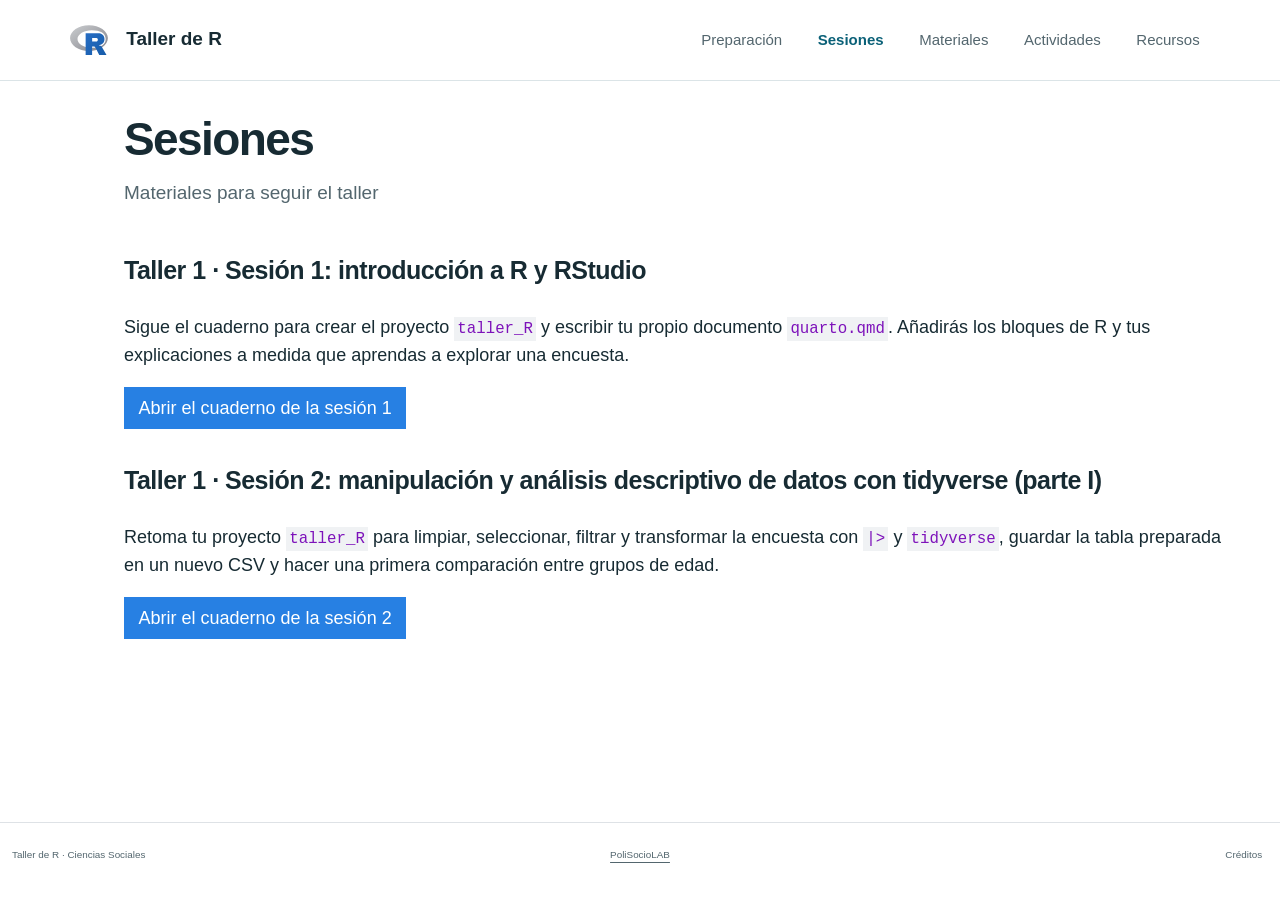
<file: sesiones.html>
<!DOCTYPE html>
<html xmlns="http://www.w3.org/1999/xhtml" lang="es" xml:lang="es"><head>

<meta charset="utf-8">
<meta name="generator" content="quarto-1.10.19">

<meta name="viewport" content="width=device-width, initial-scale=1.0, user-scalable=yes">


<title>Sesiones – Taller de R</title>
<style>
/* Default styles provided by pandoc.
** See https://pandoc.org/MANUAL.html#variables-for-html for config info.
*/
span.smallcaps{font-variant: small-caps;}
div.columns{display: flex; gap: 1.5em;}
div.column{flex: auto;}
@media screen {
div.columns{gap: min(4vw, 1.5em);}
div.column{overflow-x: auto;}
}
div.hanging-indent{margin-left: 1.5em; text-indent: -1.5em;}
ul.task-list{list-style: none;}
ul.task-list li input[type="checkbox"] {
  width: 0.8em;
  margin: 0 0.8em 0.2em -1em; /* quarto-specific, see https://github.com/quarto-dev/quarto-cli/issues/4556 */ 
  vertical-align: middle;
}
</style>


<script src="site_libs/quarto-nav/quarto-nav.js"></script>
<script src="site_libs/quarto-nav/headroom.min.js"></script>
<link href="./r.svg" rel="icon" type="image/svg+xml">
<script src="site_libs/clipboard/clipboard.min.js"></script>
<script src="site_libs/quarto-html/quarto.js" type="module"></script>
<script src="site_libs/quarto-html/tabsets/tabsets.js" type="module"></script>
<script src="site_libs/quarto-html/popper.min.js"></script>
<script src="site_libs/quarto-html/tippy.umd.min.js"></script>
<link href="site_libs/quarto-html/tippy.css" rel="stylesheet">
<link href="site_libs/quarto-html/quarto-syntax-highlighting-bf27225e3a48a9273f3daa8f8e829971.css" rel="stylesheet" id="quarto-text-highlighting-styles">
<script src="site_libs/bootstrap/bootstrap.min.js"></script>
<link href="site_libs/bootstrap/bootstrap-icons.css" rel="stylesheet">
<link href="site_libs/bootstrap/bootstrap-04a30caa94964a7d481b1c7be4f9f0eb.min.css" rel="stylesheet" append-hash="true" id="quarto-bootstrap" data-mode="light">
<script id="quarto-search-options" type="application/json">{
  "language": {
    "search-no-results-text": "No se han encontrado resultados",
    "search-matching-documents-text": "documentos encontrados",
    "search-copy-link-title": "Copiar el enlace en la búsqueda",
    "search-hide-matches-text": "Ocultar resultados adicionales",
    "search-more-match-text": "resultado adicional en este documento",
    "search-more-matches-text": "resultados adicionales en este documento",
    "search-clear-button-title": "Borrar",
    "search-text-placeholder": "",
    "search-detached-cancel-button-title": "Cancelar",
    "search-submit-button-title": "Enviar",
    "search-label": "Buscar"
  }
}</script>
<style>html{ scroll-behavior: smooth; }</style>


<link rel="stylesheet" href="estilos.css">
</head>

<body class="nav-fixed fullcontent quarto-light">

<div id="quarto-search-results"></div>
  <header id="quarto-header" class="headroom fixed-top">
    <nav class="navbar navbar-expand-lg " data-bs-theme="dark">
      <div class="navbar-container container-fluid">
      <div class="navbar-brand-container mx-auto">
    <a href="./index.html" class="navbar-brand navbar-brand-logo">
    <img src="./r.svg" alt="Logotipo de R" class="navbar-logo light-content">
    <img src="./r.svg" alt="Logotipo de R" class="navbar-logo dark-content">
    </a>
    <a class="navbar-brand" href="./index.html">
    <span class="navbar-title">Taller de R</span>
    </a>
  </div>
          <button class="navbar-toggler" type="button" data-bs-toggle="collapse" data-bs-target="#navbarCollapse" aria-controls="navbarCollapse" role="menu" aria-expanded="false" aria-label="Navegación de palanca" onclick="if (window.quartoToggleHeadroom) { window.quartoToggleHeadroom(); }">
  <span class="navbar-toggler-icon"></span>
</button>
          <div class="collapse navbar-collapse" id="navbarCollapse">
            <ul class="navbar-nav navbar-nav-scroll ms-auto">
  <li class="nav-item">
    <a class="nav-link" href="./preparacion.html"> 
<span class="menu-text">Preparación</span></a>
  </li>  
  <li class="nav-item">
    <a class="nav-link active" href="./sesiones.html" aria-current="page"> 
<span class="menu-text">Sesiones</span></a>
  </li>  
  <li class="nav-item">
    <a class="nav-link" href="./materiales.html"> 
<span class="menu-text">Materiales</span></a>
  </li>  
  <li class="nav-item">
    <a class="nav-link" href="./actividades.html"> 
<span class="menu-text">Actividades</span></a>
  </li>  
  <li class="nav-item">
    <a class="nav-link" href="./recursos.html"> 
<span class="menu-text">Recursos</span></a>
  </li>  
</ul>
          </div> <!-- /navcollapse -->
            <div class="quarto-navbar-tools">
</div>
      </div> <!-- /container-fluid -->
    </nav>
</header>
<!-- content -->
<div id="quarto-content" class="quarto-container page-columns page-rows-contents page-layout-article page-navbar">
<!-- sidebar -->
<!-- margin-sidebar -->
    
<!-- main -->
<main class="content" id="quarto-document-content">

<header id="title-block-header" class="quarto-title-block default">
<div class="quarto-title">
<h1 class="title">Sesiones</h1>
<p class="subtitle lead">Materiales para seguir el taller</p>
</div>



<div class="quarto-title-meta">

    
  
    
  </div>
  


</header>


<section id="taller-1-sesión-1-introducción-a-r-y-rstudio" class="level2">
<h2 data-anchor-id="taller-1-sesión-1-introducción-a-r-y-rstudio">Taller 1 · Sesión 1: introducción a R y RStudio</h2>
<p>Sigue el cuaderno para crear el proyecto <code>taller_R</code> y escribir tu propio documento <code>quarto.qmd</code>. Añadirás los bloques de R y tus explicaciones a medida que aprendas a explorar una encuesta.</p>
<p><a href="./cuaderno-sesion-1.html" class="btn btn-primary" target="_blank" rel="noopener">Abrir el cuaderno de la sesión 1</a></p>
</section>
<section id="taller-1-sesión-2-manipulación-y-análisis-descriptivo-de-datos-con-tidyverse-parte-i" class="level2">
<h2 data-anchor-id="taller-1-sesión-2-manipulación-y-análisis-descriptivo-de-datos-con-tidyverse-parte-i">Taller 1 · Sesión 2: manipulación y análisis descriptivo de datos con tidyverse (parte I)</h2>
<p>Retoma tu proyecto <code>taller_R</code> para limpiar, seleccionar, filtrar y transformar la encuesta con <code>|&gt;</code> y <code>tidyverse</code>, guardar la tabla preparada en un nuevo CSV y hacer una primera comparación entre grupos de edad.</p>
<p><a href="./cuaderno-sesion-2.html" class="btn btn-primary" target="_blank" rel="noopener">Abrir el cuaderno de la sesión 2</a></p>


</section>

</main> <!-- /main -->
<script id="quarto-html-after-body" type="application/javascript">
  window.document.addEventListener("DOMContentLoaded", function (event) {
    const isCodeAnnotation = (el) => {
      for (const clz of el.classList) {
        if (clz.startsWith('code-annotation-')) {                     
          return true;
        }
      }
      return false;
    }
    const onCopySuccess = function(e) {
      // button target
      const button = e.trigger;
      // don't keep focus
      button.blur();
      // flash "checked"
      button.classList.add('code-copy-button-checked');
      var currentTitle = button.getAttribute("title");
      button.setAttribute("title", "Copiado");
      let tooltip;
      if (window.bootstrap) {
        button.setAttribute("data-bs-toggle", "tooltip");
        button.setAttribute("data-bs-placement", "left");
        button.setAttribute("data-bs-title", "Copiado");
        tooltip = new bootstrap.Tooltip(button, 
          { trigger: "manual", 
            customClass: "code-copy-button-tooltip",
            offset: [0, -8]});
        tooltip.show();    
      }
      setTimeout(function() {
        if (tooltip) {
          tooltip.hide();
          button.removeAttribute("data-bs-title");
          button.removeAttribute("data-bs-toggle");
          button.removeAttribute("data-bs-placement");
        }
        button.setAttribute("title", currentTitle);
        button.classList.remove('code-copy-button-checked');
      }, 1000);
      // clear code selection
      e.clearSelection();
    }
    const getTextToCopy = function(trigger) {
      const outerScaffold = trigger.parentElement.cloneNode(true);
      const codeEl = outerScaffold.querySelector('code');
      for (const childEl of codeEl.children) {
        if (isCodeAnnotation(childEl)) {
          childEl.remove();
        }
      }
      return codeEl.innerText;
    }
    const clipboard = new window.ClipboardJS('.code-copy-button:not([data-in-quarto-modal])', {
      text: getTextToCopy
    });
    clipboard.on('success', onCopySuccess);
    if (window.document.getElementById('quarto-embedded-source-code-modal')) {
      const clipboardModal = new window.ClipboardJS('.code-copy-button[data-in-quarto-modal]', {
        text: getTextToCopy,
        container: window.document.getElementById('quarto-embedded-source-code-modal')
      });
      clipboardModal.on('success', onCopySuccess);
    }
      var localhostRegex = new RegExp(/^(?:http|https):\/\/localhost\:?[0-9]*\//);
      var mailtoRegex = new RegExp(/^mailto:/);
        var filterRegex = new RegExp("https:\/\/laboratorio-polisociolab\.github\.io\/R-workshop\/");
      var isInternal = (href) => {
          return filterRegex.test(href) || localhostRegex.test(href) || mailtoRegex.test(href);
      }
      // Inspect non-navigation links and adorn them if external
     var links = window.document.querySelectorAll('a[href]:not(.nav-link):not(.navbar-brand):not(.toc-action):not(.sidebar-link):not(.sidebar-item-toggle):not(.pagination-link):not(.no-external):not([aria-hidden]):not(.dropdown-item):not(.quarto-navigation-tool):not(.about-link)');
      for (var i=0; i<links.length; i++) {
        const link = links[i];
        if (!isInternal(link.href)) {
          // undo the damage that might have been done by quarto-nav.js in the case of
          // links that we want to consider external
          if (link.dataset.originalHref !== undefined) {
            link.href = link.dataset.originalHref;
          }
        }
      }
    function tippyHover(el, contentFn, onTriggerFn, onUntriggerFn) {
      const config = {
        allowHTML: true,
        maxWidth: 500,
        delay: 100,
        arrow: false,
        appendTo: function(el) {
            return el.parentElement;
        },
        interactive: true,
        interactiveBorder: 10,
        theme: 'quarto',
        placement: 'bottom-start',
      };
      if (contentFn) {
        config.content = contentFn;
      }
      if (onTriggerFn) {
        config.onTrigger = onTriggerFn;
      }
      if (onUntriggerFn) {
        config.onUntrigger = onUntriggerFn;
      }
      window.tippy(el, config); 
    }
    const noterefs = window.document.querySelectorAll('a[role="doc-noteref"]');
    for (var i=0; i<noterefs.length; i++) {
      const ref = noterefs[i];
      tippyHover(ref, function() {
        // use id or data attribute instead here
        let href = ref.getAttribute('data-footnote-href') || ref.getAttribute('href');
        try { href = new URL(href).hash; } catch {}
        const id = href.replace(/^#\/?/, "");
        const note = window.document.getElementById(id);
        if (note) {
          return note.innerHTML;
        } else {
          return "";
        }
      });
    }
    const xrefs = window.document.querySelectorAll('a.quarto-xref');
    const processXRef = (id, note) => {
      // Strip column container classes
      const stripColumnClz = (el) => {
        el.classList.remove("page-full", "page-columns");
        if (el.children) {
          for (const child of el.children) {
            stripColumnClz(child);
          }
        }
      }
      stripColumnClz(note)
      if (id === null || id.startsWith('sec-')) {
        // Special case sections, only their first couple elements
        const container = document.createElement("div");
        if (note.children && note.children.length > 2) {
          container.appendChild(note.children[0].cloneNode(true));
          for (let i = 1; i < note.children.length; i++) {
            const child = note.children[i];
            if (child.tagName === "P" && child.innerText === "") {
              continue;
            } else {
              container.appendChild(child.cloneNode(true));
              break;
            }
          }
          if (window.Quarto?.typesetMath) {
            window.Quarto.typesetMath(container);
          }
          return container.innerHTML
        } else {
          if (window.Quarto?.typesetMath) {
            window.Quarto.typesetMath(note);
          }
          return note.innerHTML;
        }
      } else {
        // Remove any anchor links if they are present
        const anchorLink = note.querySelector('a.anchorjs-link');
        if (anchorLink) {
          anchorLink.remove();
        }
        if (window.Quarto?.typesetMath) {
          window.Quarto.typesetMath(note);
        }
        if (note.classList.contains("callout")) {
          return note.outerHTML;
        } else {
          return note.innerHTML;
        }
      }
    }
    for (var i=0; i<xrefs.length; i++) {
      const xref = xrefs[i];
      tippyHover(xref, undefined, function(instance) {
        instance.disable();
        let url = xref.getAttribute('href');
        let hash = undefined; 
        if (url.startsWith('#')) {
          hash = url;
        } else {
          try { hash = new URL(url).hash; } catch {}
        }
        if (hash) {
          const id = hash.replace(/^#\/?/, "");
          const note = window.document.getElementById(id);
          if (note !== null) {
            try {
              const html = processXRef(id, note.cloneNode(true));
              instance.setContent(html);
            } finally {
              instance.enable();
              instance.show();
            }
          } else {
            // See if we can fetch this
            fetch(url.split('#')[0])
            .then(res => res.text())
            .then(html => {
              const parser = new DOMParser();
              const htmlDoc = parser.parseFromString(html, "text/html");
              const note = htmlDoc.getElementById(id);
              if (note !== null) {
                const html = processXRef(id, note);
                instance.setContent(html);
              } 
            }).finally(() => {
              instance.enable();
              instance.show();
            });
          }
        } else {
          // See if we can fetch a full url (with no hash to target)
          // This is a special case and we should probably do some content thinning / targeting
          fetch(url)
          .then(res => res.text())
          .then(html => {
            const parser = new DOMParser();
            const htmlDoc = parser.parseFromString(html, "text/html");
            const note = htmlDoc.querySelector('main.content');
            if (note !== null) {
              // This should only happen for chapter cross references
              // (since there is no id in the URL)
              // remove the first header
              if (note.children.length > 0 && note.children[0].tagName === "HEADER") {
                note.children[0].remove();
              }
              const html = processXRef(null, note);
              instance.setContent(html);
            } 
          }).finally(() => {
            instance.enable();
            instance.show();
          });
        }
      }, function(instance) {
      });
    }
        let selectedAnnoteEl;
        const selectorForAnnotation = ( cell, annotation) => {
          let cellAttr = 'data-code-cell="' + cell + '"';
          let lineAttr = 'data-code-annotation="' +  annotation + '"';
          const selector = 'span[' + cellAttr + '][' + lineAttr + ']';
          return selector;
        }
        const selectCodeLines = (annoteEl) => {
          const doc = window.document;
          const targetCell = annoteEl.getAttribute("data-target-cell");
          const targetAnnotation = annoteEl.getAttribute("data-target-annotation");
          const annoteSpan = window.document.querySelector(selectorForAnnotation(targetCell, targetAnnotation));
          const lines = annoteSpan.getAttribute("data-code-lines").split(",");
          const lineIds = lines.map((line) => {
            return targetCell + "-" + line;
          })
          let top = null;
          let height = null;
          let parent = null;
          if (lineIds.length > 0) {
              //compute the position of the single el (top and bottom and make a div)
              const el = window.document.getElementById(lineIds[0]);
              top = el.offsetTop;
              height = el.offsetHeight;
              parent = el.parentElement.parentElement;
            if (lineIds.length > 1) {
              const lastEl = window.document.getElementById(lineIds[lineIds.length - 1]);
              const bottom = lastEl.offsetTop + lastEl.offsetHeight;
              height = bottom - top;
            }
            if (top !== null && height !== null && parent !== null) {
              // cook up a div (if necessary) and position it 
              let div = window.document.getElementById("code-annotation-line-highlight");
              if (div === null) {
                div = window.document.createElement("div");
                div.setAttribute("id", "code-annotation-line-highlight");
                div.style.position = 'absolute';
                parent.appendChild(div);
              }
              div.style.top = top - 2 + "px";
              div.style.height = height + 4 + "px";
              div.style.left = 0;
              let gutterDiv = window.document.getElementById("code-annotation-line-highlight-gutter");
              if (gutterDiv === null) {
                gutterDiv = window.document.createElement("div");
                gutterDiv.setAttribute("id", "code-annotation-line-highlight-gutter");
                gutterDiv.style.position = 'absolute';
                const codeCell = window.document.getElementById(targetCell);
                const gutter = codeCell.querySelector('.code-annotation-gutter');
                gutter.appendChild(gutterDiv);
              }
              gutterDiv.style.top = top - 2 + "px";
              gutterDiv.style.height = height + 4 + "px";
            }
            selectedAnnoteEl = annoteEl;
          }
        };
        const unselectCodeLines = () => {
          const elementsIds = ["code-annotation-line-highlight", "code-annotation-line-highlight-gutter"];
          elementsIds.forEach((elId) => {
            const div = window.document.getElementById(elId);
            if (div) {
              div.remove();
            }
          });
          selectedAnnoteEl = undefined;
        };
          // Handle positioning of the toggle
      window.addEventListener(
        "resize",
        throttle(() => {
          elRect = undefined;
          if (selectedAnnoteEl) {
            selectCodeLines(selectedAnnoteEl);
          }
        }, 10)
      );
      function throttle(fn, ms) {
      let throttle = false;
      let timer;
        return (...args) => {
          if(!throttle) { // first call gets through
              fn.apply(this, args);
              throttle = true;
          } else { // all the others get throttled
              if(timer) clearTimeout(timer); // cancel #2
              timer = setTimeout(() => {
                fn.apply(this, args);
                timer = throttle = false;
              }, ms);
          }
        };
      }
        // Attach click handler to the DT
        const annoteDls = window.document.querySelectorAll('dt[data-target-cell]');
        for (const annoteDlNode of annoteDls) {
          annoteDlNode.addEventListener('click', (event) => {
            const clickedEl = event.target;
            if (clickedEl !== selectedAnnoteEl) {
              unselectCodeLines();
              const activeEl = window.document.querySelector('dt[data-target-cell].code-annotation-active');
              if (activeEl) {
                activeEl.classList.remove('code-annotation-active');
              }
              selectCodeLines(clickedEl);
              clickedEl.classList.add('code-annotation-active');
            } else {
              // Unselect the line
              unselectCodeLines();
              clickedEl.classList.remove('code-annotation-active');
            }
          });
        }
    const findCites = (el) => {
      const parentEl = el.parentElement;
      if (parentEl) {
        const cites = parentEl.dataset.cites;
        if (cites) {
          return {
            el,
            cites: cites.split(' ')
          };
        } else {
          return findCites(el.parentElement)
        }
      } else {
        return undefined;
      }
    };
    var bibliorefs = window.document.querySelectorAll('a[role="doc-biblioref"]');
    for (var i=0; i<bibliorefs.length; i++) {
      const ref = bibliorefs[i];
      const citeInfo = findCites(ref);
      if (citeInfo) {
        tippyHover(citeInfo.el, function() {
          var popup = window.document.createElement('div');
          citeInfo.cites.forEach(function(cite) {
            var citeDiv = window.document.createElement('div');
            citeDiv.classList.add('hanging-indent');
            citeDiv.classList.add('csl-entry');
            var biblioDiv = window.document.getElementById('ref-' + cite);
            if (biblioDiv) {
              citeDiv.innerHTML = biblioDiv.innerHTML;
            }
            popup.appendChild(citeDiv);
          });
          return popup.innerHTML;
        });
      }
    }
  });
  </script>
</div> <!-- /content -->
<footer class="footer">
  <div class="nav-footer">
    <div class="nav-footer-left">
<p>Taller de R · Ciencias Sociales</p>
</div>   
    <div class="nav-footer-center">
<p><a href="https://polisocio.ugr.es/investigacion/polisociolab" target="_blank" rel="noopener">PoliSocioLAB</a></p>
</div>
    <div class="nav-footer-right">
      <ul class="footer-items list-unstyled">
    <li class="nav-item">
    <a class="nav-link" href="./creditos.html">
<p>Créditos</p>
</a>
  </li>  
</ul>
    </div>
  </div>
</footer>




<script src="site_libs/quarto-html/zenscroll-min.js"></script>
</body></html>
</file>
<file: site_libs/quarto-html/tippy.css>
.tippy-box[data-animation=fade][data-state=hidden]{opacity:0}[data-tippy-root]{max-width:calc(100vw - 10px)}.tippy-box{position:relative;background-color:#333;color:#fff;border-radius:4px;font-size:14px;line-height:1.4;white-space:normal;outline:0;transition-property:transform,visibility,opacity}.tippy-box[data-placement^=top]>.tippy-arrow{bottom:0}.tippy-box[data-placement^=top]>.tippy-arrow:before{bottom:-7px;left:0;border-width:8px 8px 0;border-top-color:initial;transform-origin:center top}.tippy-box[data-placement^=bottom]>.tippy-arrow{top:0}.tippy-box[data-placement^=bottom]>.tippy-arrow:before{top:-7px;left:0;border-width:0 8px 8px;border-bottom-color:initial;transform-origin:center bottom}.tippy-box[data-placement^=left]>.tippy-arrow{right:0}.tippy-box[data-placement^=left]>.tippy-arrow:before{border-width:8px 0 8px 8px;border-left-color:initial;right:-7px;transform-origin:center left}.tippy-box[data-placement^=right]>.tippy-arrow{left:0}.tippy-box[data-placement^=right]>.tippy-arrow:before{left:-7px;border-width:8px 8px 8px 0;border-right-color:initial;transform-origin:center right}.tippy-box[data-inertia][data-state=visible]{transition-timing-function:cubic-bezier(.54,1.5,.38,1.11)}.tippy-arrow{width:16px;height:16px;color:#333}.tippy-arrow:before{content:"";position:absolute;border-color:transparent;border-style:solid}.tippy-content{position:relative;padding:5px 9px;z-index:1}
</file>
<file: site_libs/quarto-html/quarto-syntax-highlighting-bf27225e3a48a9273f3daa8f8e829971.css>
/* quarto syntax highlight colors */
:root {
  --quarto-hl-ot-color: #003B4F;
  --quarto-hl-at-color: #657422;
  --quarto-hl-ss-color: #20794D;
  --quarto-hl-an-color: #5E5E5E;
  --quarto-hl-fu-color: #4758AB;
  --quarto-hl-st-color: #20794D;
  --quarto-hl-cf-color: #003B4F;
  --quarto-hl-op-color: #5E5E5E;
  --quarto-hl-er-color: #AD0000;
  --quarto-hl-bn-color: #AD0000;
  --quarto-hl-al-color: #AD0000;
  --quarto-hl-va-color: #111111;
  --quarto-hl-bu-color: inherit;
  --quarto-hl-ex-color: inherit;
  --quarto-hl-pp-color: #AD0000;
  --quarto-hl-in-color: #5E5E5E;
  --quarto-hl-vs-color: #20794D;
  --quarto-hl-wa-color: #5E5E5E;
  --quarto-hl-do-color: #5E5E5E;
  --quarto-hl-im-color: #00769E;
  --quarto-hl-ch-color: #20794D;
  --quarto-hl-dt-color: #AD0000;
  --quarto-hl-fl-color: #AD0000;
  --quarto-hl-co-color: #5E5E5E;
  --quarto-hl-cv-color: #5E5E5E;
  --quarto-hl-cn-color: #8f5902;
  --quarto-hl-sc-color: #5E5E5E;
  --quarto-hl-dv-color: #AD0000;
  --quarto-hl-kw-color: #003B4F;
}

/* other quarto variables */
:root {
  --quarto-font-monospace: SFMono-Regular, Menlo, Monaco, Consolas, "Liberation Mono", "Courier New", monospace;
}

/* syntax highlight based on Pandoc's rules */
pre > code.sourceCode > span {
  color: #003B4F;
}

code.sourceCode > span {
  color: #003B4F;
}

div.sourceCode,
div.sourceCode pre.sourceCode {
  color: #003B4F;
}

/* Normal */
code span {
  color: #003B4F;
}

/* Alert */
code span.al {
  color: #AD0000;
  font-style: inherit;
}

/* Annotation */
code span.an {
  color: #5E5E5E;
  font-style: inherit;
}

/* Attribute */
code span.at {
  color: #657422;
  font-style: inherit;
}

/* BaseN */
code span.bn {
  color: #AD0000;
  font-style: inherit;
}

/* BuiltIn */
code span.bu {
  font-style: inherit;
}

/* ControlFlow */
code span.cf {
  color: #003B4F;
  font-weight: bold;
  font-style: inherit;
}

/* Char */
code span.ch {
  color: #20794D;
  font-style: inherit;
}

/* Constant */
code span.cn {
  color: #8f5902;
  font-style: inherit;
}

/* Comment */
code span.co {
  color: #5E5E5E;
  font-style: inherit;
}

/* CommentVar */
code span.cv {
  color: #5E5E5E;
  font-style: italic;
}

/* Documentation */
code span.do {
  color: #5E5E5E;
  font-style: italic;
}

/* DataType */
code span.dt {
  color: #AD0000;
  font-style: inherit;
}

/* DecVal */
code span.dv {
  color: #AD0000;
  font-style: inherit;
}

/* Error */
code span.er {
  color: #AD0000;
  font-style: inherit;
}

/* Extension */
code span.ex {
  font-style: inherit;
}

/* Float */
code span.fl {
  color: #AD0000;
  font-style: inherit;
}

/* Function */
code span.fu {
  color: #4758AB;
  font-style: inherit;
}

/* Import */
code span.im {
  color: #00769E;
  font-style: inherit;
}

/* Information */
code span.in {
  color: #5E5E5E;
  font-style: inherit;
}

/* Keyword */
code span.kw {
  color: #003B4F;
  font-weight: bold;
  font-style: inherit;
}

/* Operator */
code span.op {
  color: #5E5E5E;
  font-style: inherit;
}

/* Other */
code span.ot {
  color: #003B4F;
  font-style: inherit;
}

/* Preprocessor */
code span.pp {
  color: #AD0000;
  font-style: inherit;
}

/* SpecialChar */
code span.sc {
  color: #5E5E5E;
  font-style: inherit;
}

/* SpecialString */
code span.ss {
  color: #20794D;
  font-style: inherit;
}

/* String */
code span.st {
  color: #20794D;
  font-style: inherit;
}

/* Variable */
code span.va {
  color: #111111;
  font-style: inherit;
}

/* VerbatimString */
code span.vs {
  color: #20794D;
  font-style: inherit;
}

/* Warning */
code span.wa {
  color: #5E5E5E;
  font-style: italic;
}

.prevent-inlining {
  content: "</";
}

/*# sourceMappingURL=8be38f48d34c45af72792cbd699585e7.css.map */
</file>
<file: estilos.css>
:root {
  --curso-azul: #107895;
  --curso-tinta: #172b33;
  --curso-secundario: #53666e;
  --curso-linea: #dbe4e7;
}
body { color: var(--curso-tinta); }
a { color: #0b6178; text-underline-offset: 4px; }
a:hover { color: #083e4e; }
:is(a, button):focus-visible { outline: 3px solid var(--curso-azul); outline-offset: 3px; }
.navbar { border-bottom: 1px solid var(--curso-linea); background: #fff !important; padding-block: 19px; }
.navbar-container { max-width: 1168px; margin-inline: auto; }
.navbar-brand { font-size: 19px; font-weight: 700; color: var(--curso-tinta); }
.navbar-logo { max-height: 30px; margin-right: 10px; }
.navbar .nav-link { font-size: 15px; color: var(--curso-secundario); }
.navbar .nav-link.active { color: #0b6178; font-weight: 700; }
.navbar-nav { gap: 14px; }
main.content { padding-top: 48px; padding-bottom: 60px; }
#quarto-content { min-height: calc(100vh - 170px); }
#title-block-header { margin-bottom: 38px; }
body:has(.portada-curso) #title-block-header { display: none; }
#title-block-header h1 { font-size: clamp(32px, 4vw, 46px); font-weight: 700; letter-spacing: -.035em; }
#title-block-header .subtitle { color: var(--curso-secundario); font-size: 19px; margin-top: 12px; }
h2 { border: 0; font-size: 25px; font-weight: 700; margin-block: 36px 20px; letter-spacing: -.02em; }
.portada-curso { display: grid; grid-template-columns: 1fr 300px; gap: 64px; align-items: center; padding-block: 36px 64px; }
.antetitulo { color: #0b6178; font-size: 12px; font-weight: 700; letter-spacing: .15em; text-transform: uppercase; }
.portada-texto > p:first-child { margin-bottom: 20px; }
.portada-texto h1 { font-size: clamp(50px, 6.5vw, 78px); font-weight: 700; letter-spacing: -.055em; line-height: 1.08; margin: 0 0 24px; }
.portada-texto > p { color: var(--curso-secundario); font-size: 21px; }
.portada-texto .enlace-principal { display: inline-block; color: #fff; background: #0b6178; padding: 13px 20px; border-radius: 4px; font-size: 15px; font-weight: 700; text-decoration: none; margin-top: 12px; }
.portada-texto .enlace-principal:hover { background: #083e4e; }
.portada-emblema { background: #f1f7f8; border-top: 3px solid var(--curso-azul); padding: 44px 30px; text-align: center; }
.portada-emblema p { margin: 0; }
.portada-emblema img { width: 190px; max-width: 100%; height: auto; }
#el-curso > h2 { font-size: 13px; text-transform: uppercase; letter-spacing: .12em; margin: 0 0 18px; color: var(--curso-secundario); }
.indice-curso { border-top: 1px solid var(--curso-linea); }
.indice-curso p { margin: 0; }
.indice-curso a { display: grid; grid-template-columns: 42px 1fr 1fr 24px; gap: 20px; align-items: center; padding: 23px 4px; border-bottom: 1px solid var(--curso-linea); text-decoration: none; color: var(--curso-tinta); }
.indice-curso a:hover { background: #f5f9fa; }
.indice-curso strong { font-size: 12px; font-weight: 700; color: var(--curso-azul); }
.nombre-apartado { font-size: 21px; font-weight: 700; letter-spacing: -.02em; }
.detalle-apartado { font-size: 15px; color: var(--curso-secundario); }
.flecha-apartado { font-size: 22px; color: var(--curso-azul); text-align: right; }
.contenido-pendiente { margin-block: 22px 36px; padding: 22px 24px; background: #f5f8f9; border-left: 3px solid #b5d1d9; color: var(--curso-secundario); font-size: 16px; }
.contenido-pendiente p:last-child { margin-bottom: 0; }
:is(.solucion-cuaderno, .indice-cuaderno-movil, .salida-r-cuaderno) { margin-block: 0 28px; padding: 12px 16px; border: 1px solid var(--curso-linea); border-radius: 5px; background: #f5f9fa; }
:is(.solucion-cuaderno, .indice-cuaderno-movil, .salida-r-cuaderno) > summary { color: #0b6178; font-weight: 700; cursor: pointer; }
:is(.solucion-cuaderno, .indice-cuaderno-movil, .salida-r-cuaderno)[open] > summary { margin-bottom: 14px; }
:is(.solucion-cuaderno, .indice-cuaderno-movil, .salida-r-cuaderno) > :last-child { margin-bottom: 0; }
pre.salida-r { border-left: 3px solid var(--curso-azul); padding-left: .75rem; }
.indice-cuaderno-movil { display: none; }
.tour-rstudio { margin: 24px 0; }
.tour-rstudio-captura { position: relative; }
.tour-rstudio img { display: block; width: 100%; height: auto; border: 1px solid var(--curso-linea); border-radius: 5px; }
.tour-rstudio figcaption { margin-top: 10px; font-size: .9em; }
.tour-rstudio-marca { position: absolute; display: grid; place-items: center; width: clamp(25px, 4vw, 35px); aspect-ratio: 1; border: 2px solid #fff; border-radius: 50%; background: #0b6178; color: #fff; font-weight: 700; line-height: 1; text-decoration: none; box-shadow: 0 1px 3px #0005; }
.tour-rstudio-marca:hover, .tour-rstudio-marca:focus-visible { background: #083e4e; color: #fff; }
.tour-rstudio-marca[href$="#panel-editor"] { top: 16%; left: 2%; }
.tour-rstudio-marca[href$="#panel-consola"] { bottom: 5%; left: 2%; }
.tour-rstudio-marca[href$="#panel-entorno"] { top: 13%; left: 78%; }
.tour-rstudio-marca[href$="#panel-consulta"] { top: 48%; left: 78%; }
#quarto-document-content > p > .btn,
#intro-cuaderno > p > .btn { margin-block: 0 8px; white-space: normal; }
.rstudio-btn-play {
  display: inline-flex;
  align-items: center;
  justify-content: center;
  width: 22px;
  height: 22px;
  background: #fbfbfb;
  border: 1px solid #d0d7de;
  border-radius: 4px;
  color: #47a838;
  vertical-align: -4px;
  margin-inline: 3px;
  box-shadow: 0 1px 2px rgba(0, 0, 0, 0.06);
}
.rstudio-btn-play svg {
  display: block;
  width: 13px;
  height: 13px;
}
.navegacion-pasos-cuaderno {
  margin-top: 36px;
  padding-top: 24px;
  border-top: 1px solid var(--curso-linea);
}
main.content > section.level2[hidden="until-found"],
#intro-cuaderno[hidden="until-found"] {
  display: block !important;
  content-visibility: hidden;
  margin: 0 !important;
  padding: 0 !important;
  border: 0 !important;
}
.navegacion-pasos-fila {
  display: grid;
  grid-template-columns: repeat(2, minmax(0, 1fr));
  gap: 16px;
  align-items: stretch;
}
.boton-paso {
  display: flex;
  flex-direction: column;
  justify-content: center;
  gap: 4px;
  width: 100%;
  min-block-size: 64px;
  padding: 12px 16px;
  border: 1px solid var(--curso-linea);
  border-radius: 6px;
  background: #fff;
  color: var(--curso-tinta);
  text-align: left;
  cursor: pointer;
}
.boton-paso-siguiente {
  text-align: right;
  border-color: #0b6178;
  background: #f5f9fa;
}
.boton-paso:hover {
  border-color: #0b6178;
  background: #eef5f7;
}
.boton-paso-direccion {
  font-size: 13px;
  font-weight: 700;
  color: #0b6178;
}
.boton-paso-titulo {
  font-size: 15px;
  font-weight: 700;
  line-height: 1.3;
  color: var(--curso-tinta);
}
.navegacion-pasos-modo {
  margin-top: 14px;
  text-align: center;
}
.enlace-modo-completo {
  padding: 4px 8px;
  border: 0;
  background: none;
  color: var(--curso-secundario);
  font-size: 14px;
  text-decoration: underline;
  text-underline-offset: 4px;
  cursor: pointer;
}
.enlace-modo-completo:hover {
  color: #0b6178;
}

/* Menú lateral derecho (TOC): apartado activo claramente sombreado y destacado */
#TOC {
  padding-left: 0;
}
#TOC h2#toc-title {
  font-size: 12px;
  text-transform: uppercase;
  letter-spacing: .12em;
  font-weight: 700;
  color: var(--curso-secundario);
  margin-bottom: 14px;
}
#TOC ul,
#TOC ul.collapse {
  display: block !important;
  visibility: visible !important;
  padding-left: 0;
  list-style: none;
}
#TOC li {
  margin-bottom: 5px;
}
#TOC .nav-link {
  font-size: 14px;
  color: var(--curso-secundario);
  padding: 8px 12px;
  border-left: 4px solid transparent !important;
  background-color: transparent;
  border-radius: 0 6px 6px 0;
  transition: background-color 0.15s ease, color 0.15s ease, border-left-color 0.15s ease;
  text-decoration: none;
  display: block;
  line-height: 1.35;
}
#TOC .nav-link:hover {
  color: #0b6178;
  background-color: rgba(11, 97, 120, 0.06);
}

/* Apartado activo: sombreado inequívoco (fondo aguamarina suave), texto en negrita y barra lateral destacada */
.sidebar nav[role=doc-toc] ul > li > a.toc-activo,
.sidebar nav[role=doc-toc] ul > li > a.active,
#quarto-margin-sidebar #TOC a.toc-activo,
#quarto-margin-sidebar #TOC a.active,
#TOC .nav-link.toc-activo,
#TOC .nav-link.active {
  color: #063945 !important;
  font-weight: 700 !important;
  border-left: 4px solid #0b6178 !important;
  background-color: #d8edf2 !important;
  padding-left: 12px !important;
  border-radius: 0 6px 6px 0 !important;
}

/* Lo mismo para el índice móvil en pantallas estrechas */
.indice-cuaderno-movil a.toc-activo,
.indice-cuaderno-movil a.active {
  color: #063945 !important;
  font-weight: 700 !important;
  border-left: 4px solid #0b6178 !important;
  background-color: #d8edf2 !important;
  padding-left: 10px !important;
  border-radius: 0 6px 6px 0 !important;
}

.nav-footer { color: var(--curso-secundario); font-size: 12px; padding-block: 22px; }
.nav-footer a { color: var(--curso-secundario); }
@media (max-width: 991px) {
  .indice-cuaderno-movil { display: block; }
  main:has(.indice-cuaderno-movil) table { overflow-wrap: anywhere; }
  main:has(.indice-cuaderno-movil) :not(pre) > code { white-space: normal; overflow-wrap: anywhere; }
  .navbar-nav { gap: 0; padding-top: 18px; }
  .portada-curso { grid-template-columns: 1fr 230px; gap: 40px; }
  .portada-emblema { padding: 40px 24px; }
  .portada-emblema img { width: 155px; }
  .indice-curso a { grid-template-columns: 30px 1fr 1fr 20px; gap: 15px; }
}
@media (max-width: 600px) {
  .navbar { padding-block: 12px; }
  main.content { padding-top: 28px; padding-bottom: 36px; }
  .portada-curso { grid-template-columns: 1fr; padding-block: 22px 38px; }
  .portada-emblema { display: none; }
  .portada-texto > p { font-size: 18px; }
  .portada-texto h1 { font-size: 54px; }
  .indice-curso a { grid-template-columns: 26px 1fr 20px; gap: 10px 15px; padding-block: 19px; }
  .nombre-apartado { font-size: 20px; }
  .detalle-apartado { grid-column: 2; grid-row: 2; font-size: 14px; }
  .flecha-apartado { grid-column: 3; grid-row: 1 / 3; }
  #title-block-header .subtitle { font-size: 17px; }
  .navegacion-pasos-fila { grid-template-columns: 1fr; }
  .boton-paso-hueco { display: none; }
}
@media (prefers-reduced-motion: reduce) { html { scroll-behavior: auto !important; } }

/* Identidad institucional en la portada, con las proporciones originales. */
.logos-institucionales {
  display: flex;
  align-items: center;
  flex-wrap: wrap;
  gap: 24px 40px;
  margin-bottom: 32px;
  padding-bottom: 28px;
  border-bottom: 1px solid var(--curso-linea);
}
.logos-institucionales a { display: inline-block; }
.logos-institucionales img { display: block; width: auto; max-width: 100%; }
.logos-institucionales .logo-ugr { height: 80px; }
.logos-institucionales .logo-facultad { height: 64px; }
@media (max-width: 600px) {
  .logos-institucionales { justify-content: center; }
  .nav-footer { flex-direction: column; align-items: center; gap: 12px; }
  .nav-footer .nav-footer-left,
  .nav-footer .nav-footer-center,
  .nav-footer .nav-footer-right {
    width: auto; flex: 0 0 auto; order: 0; margin: 0; min-height: 0; text-align: center;
  }
  .nav-footer p { margin-bottom: 0; }
}
</file>
